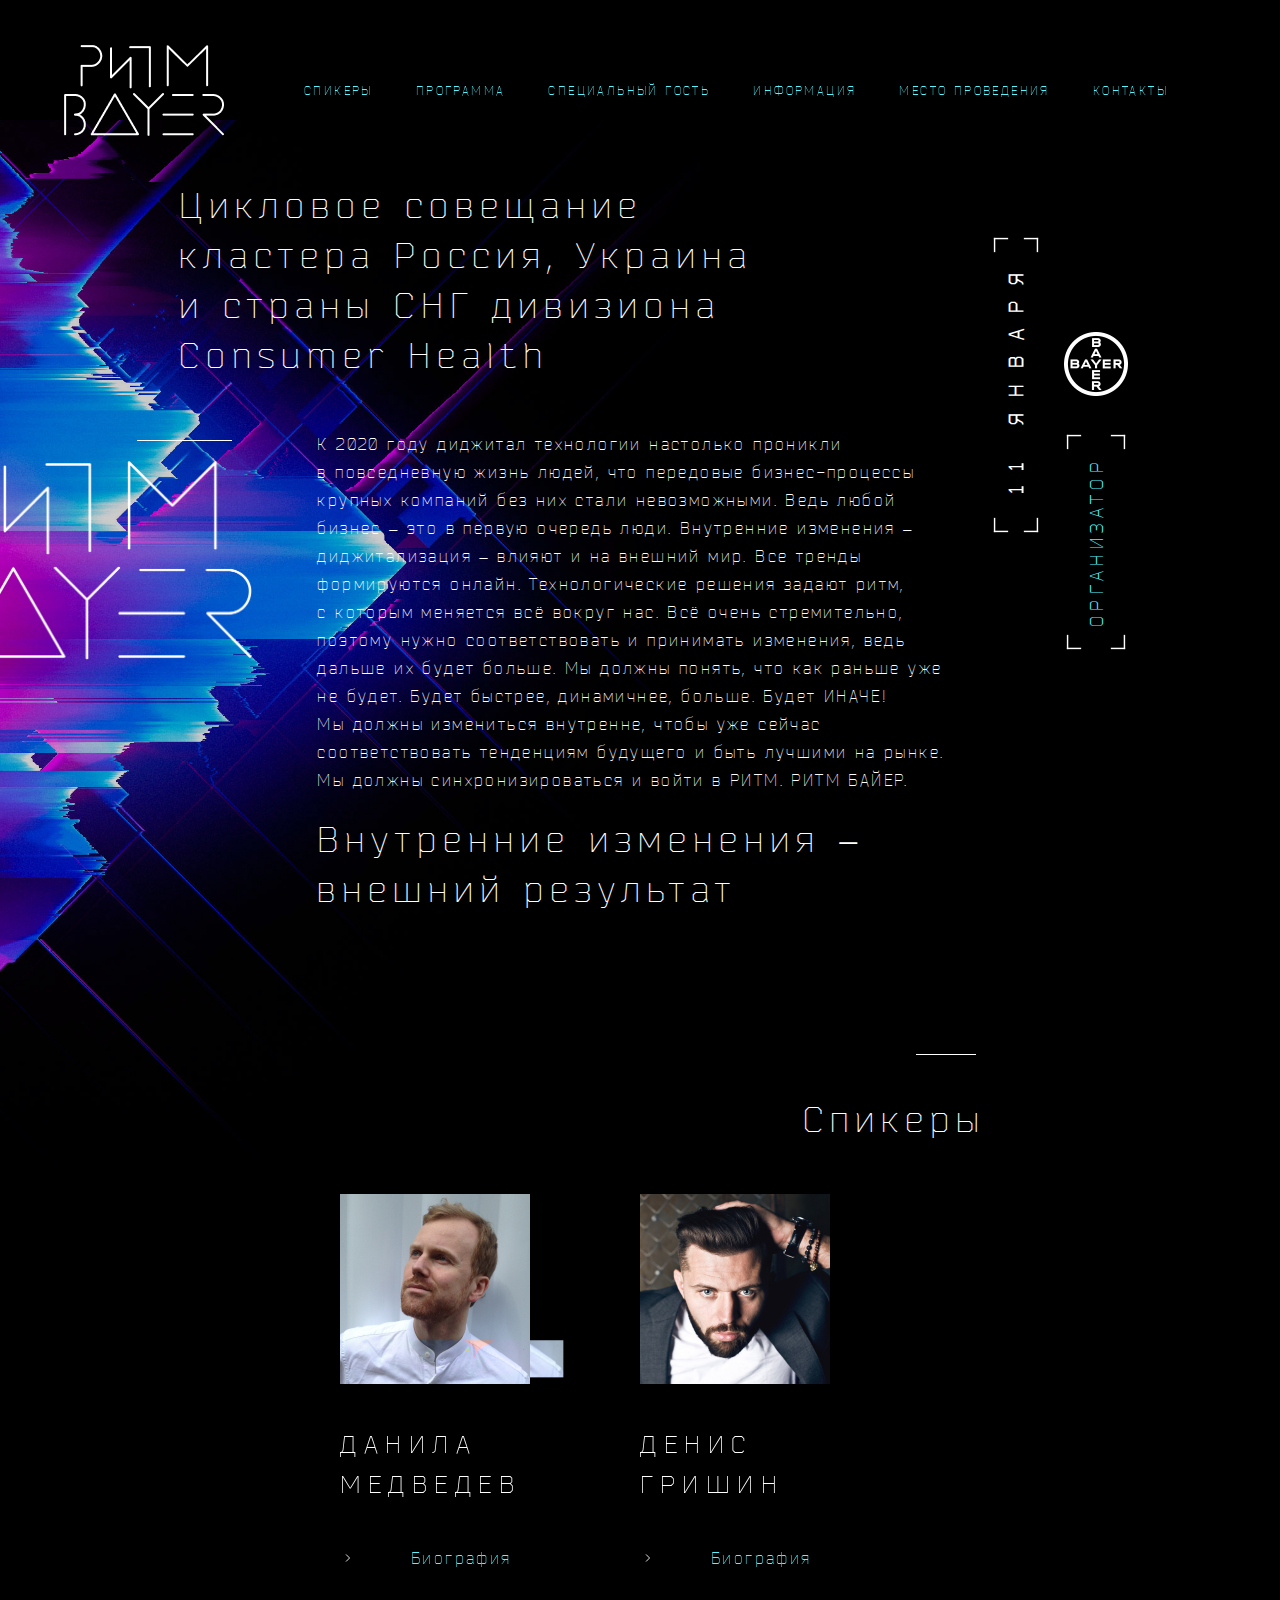
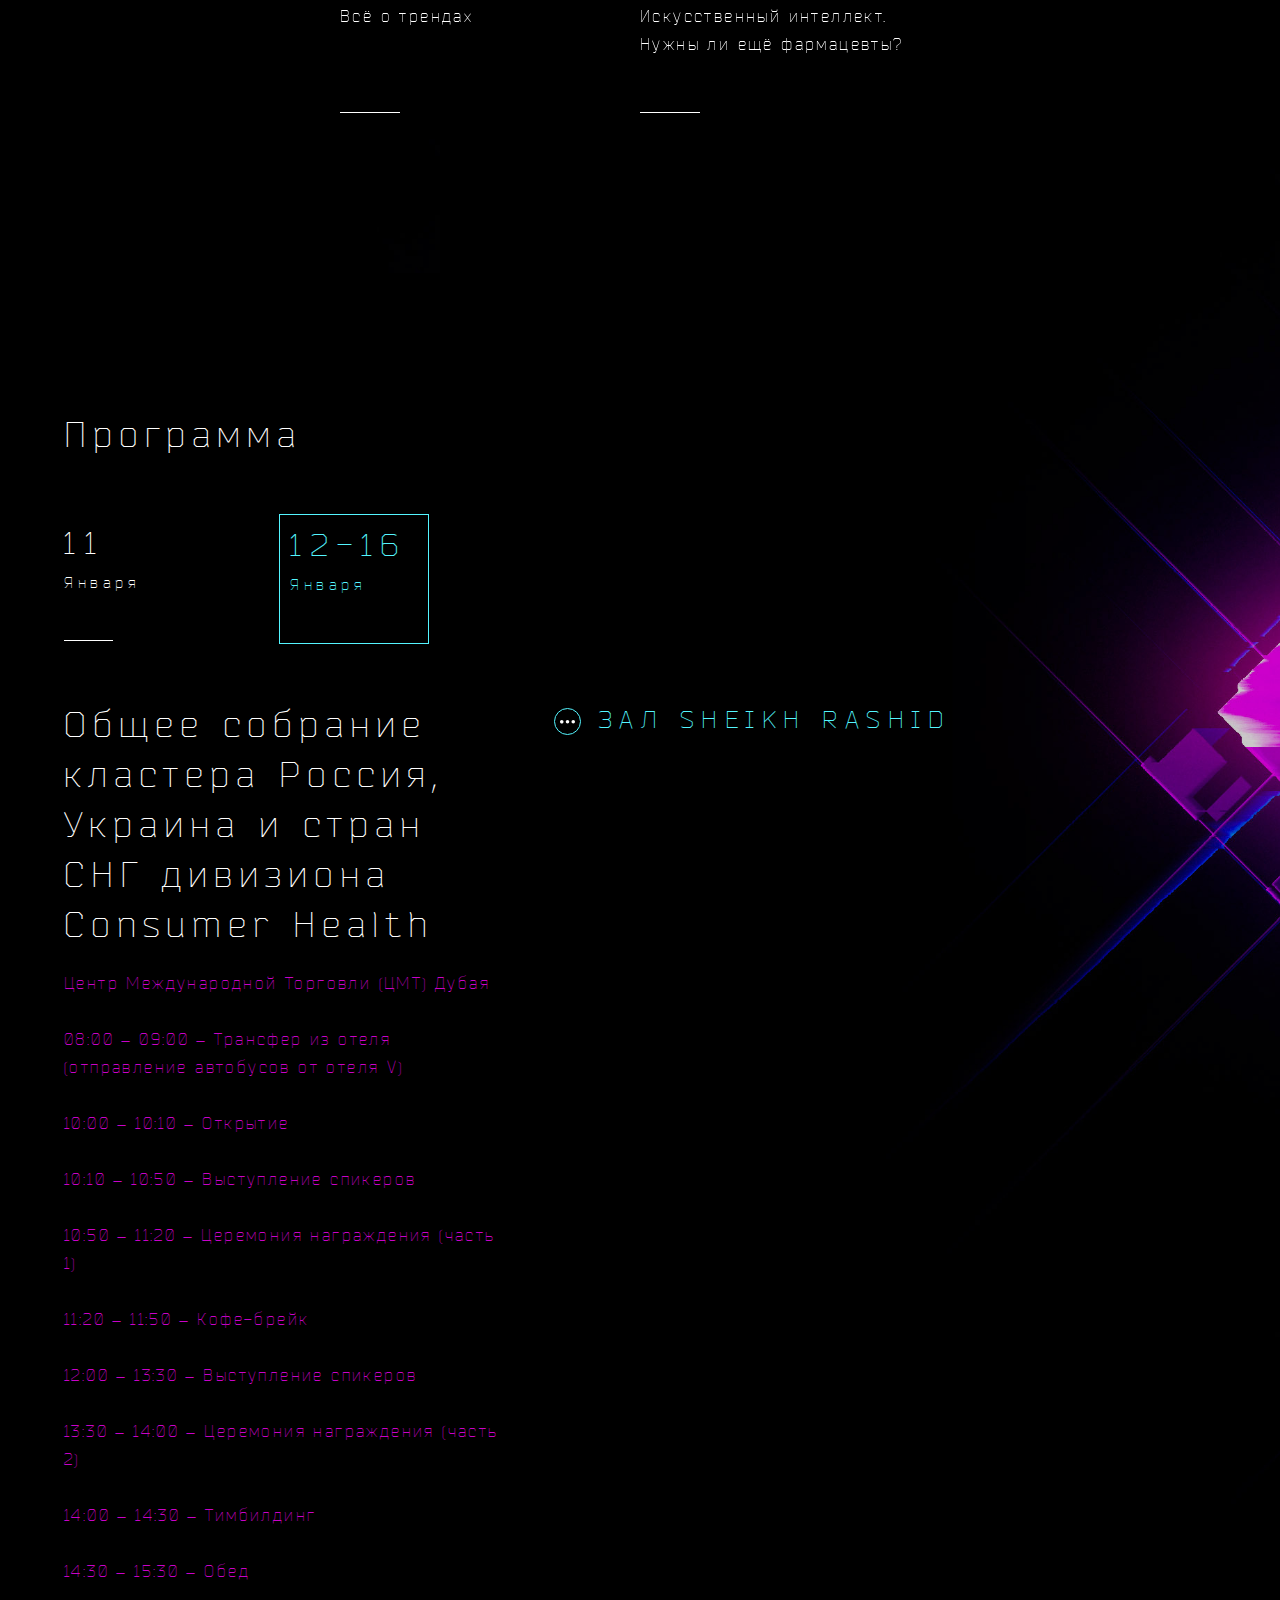
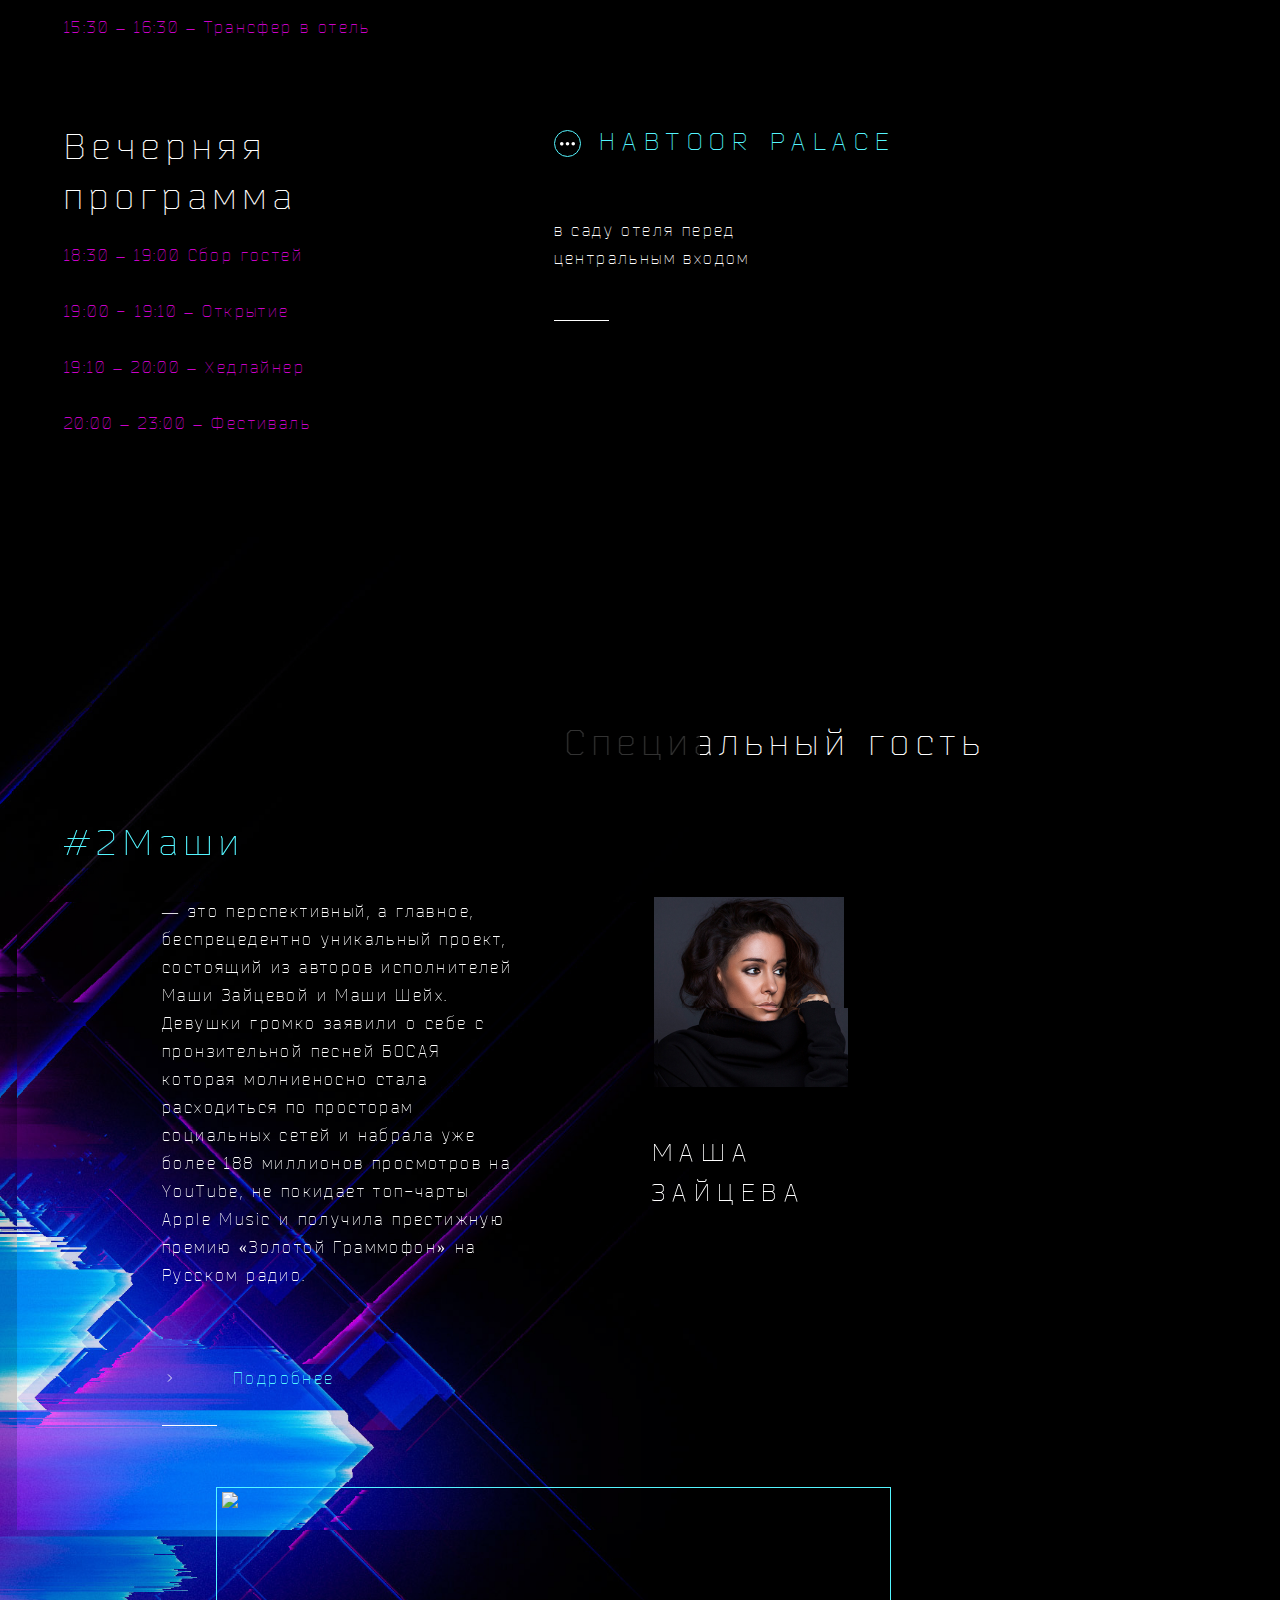
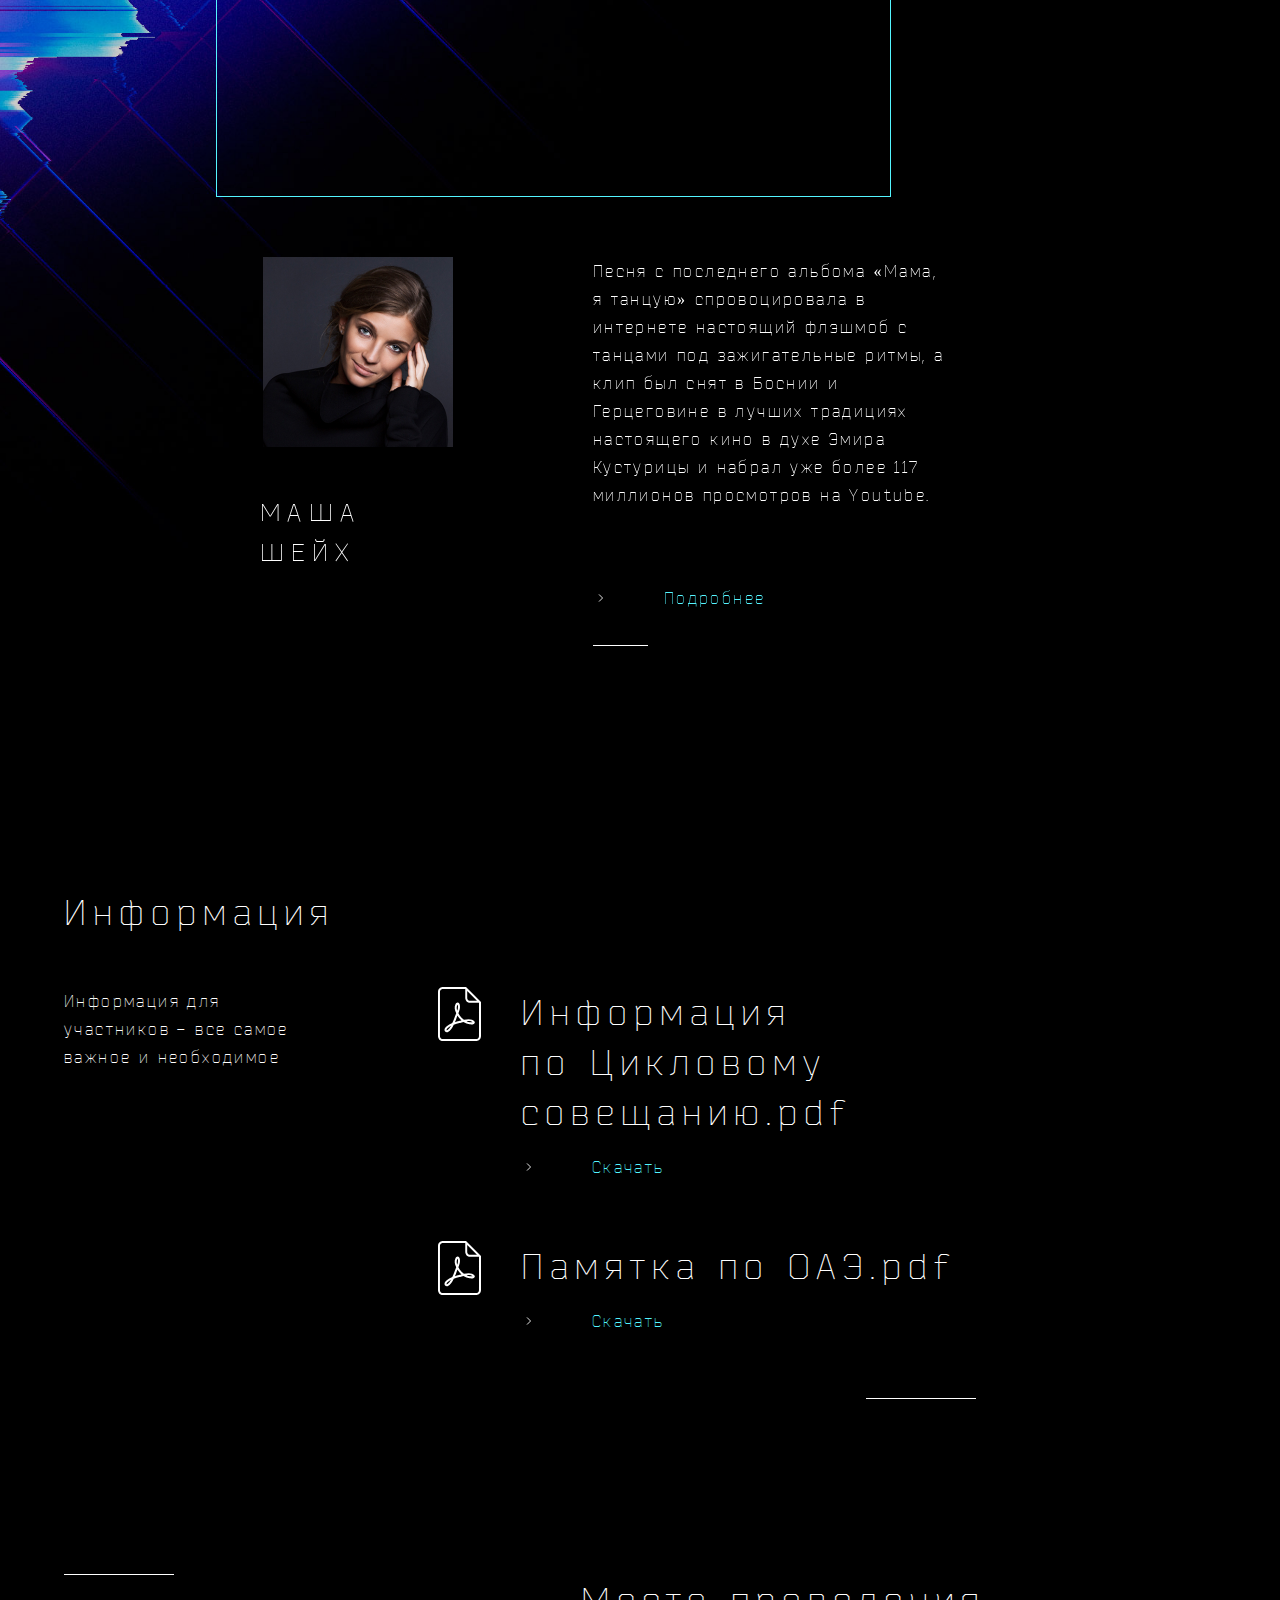
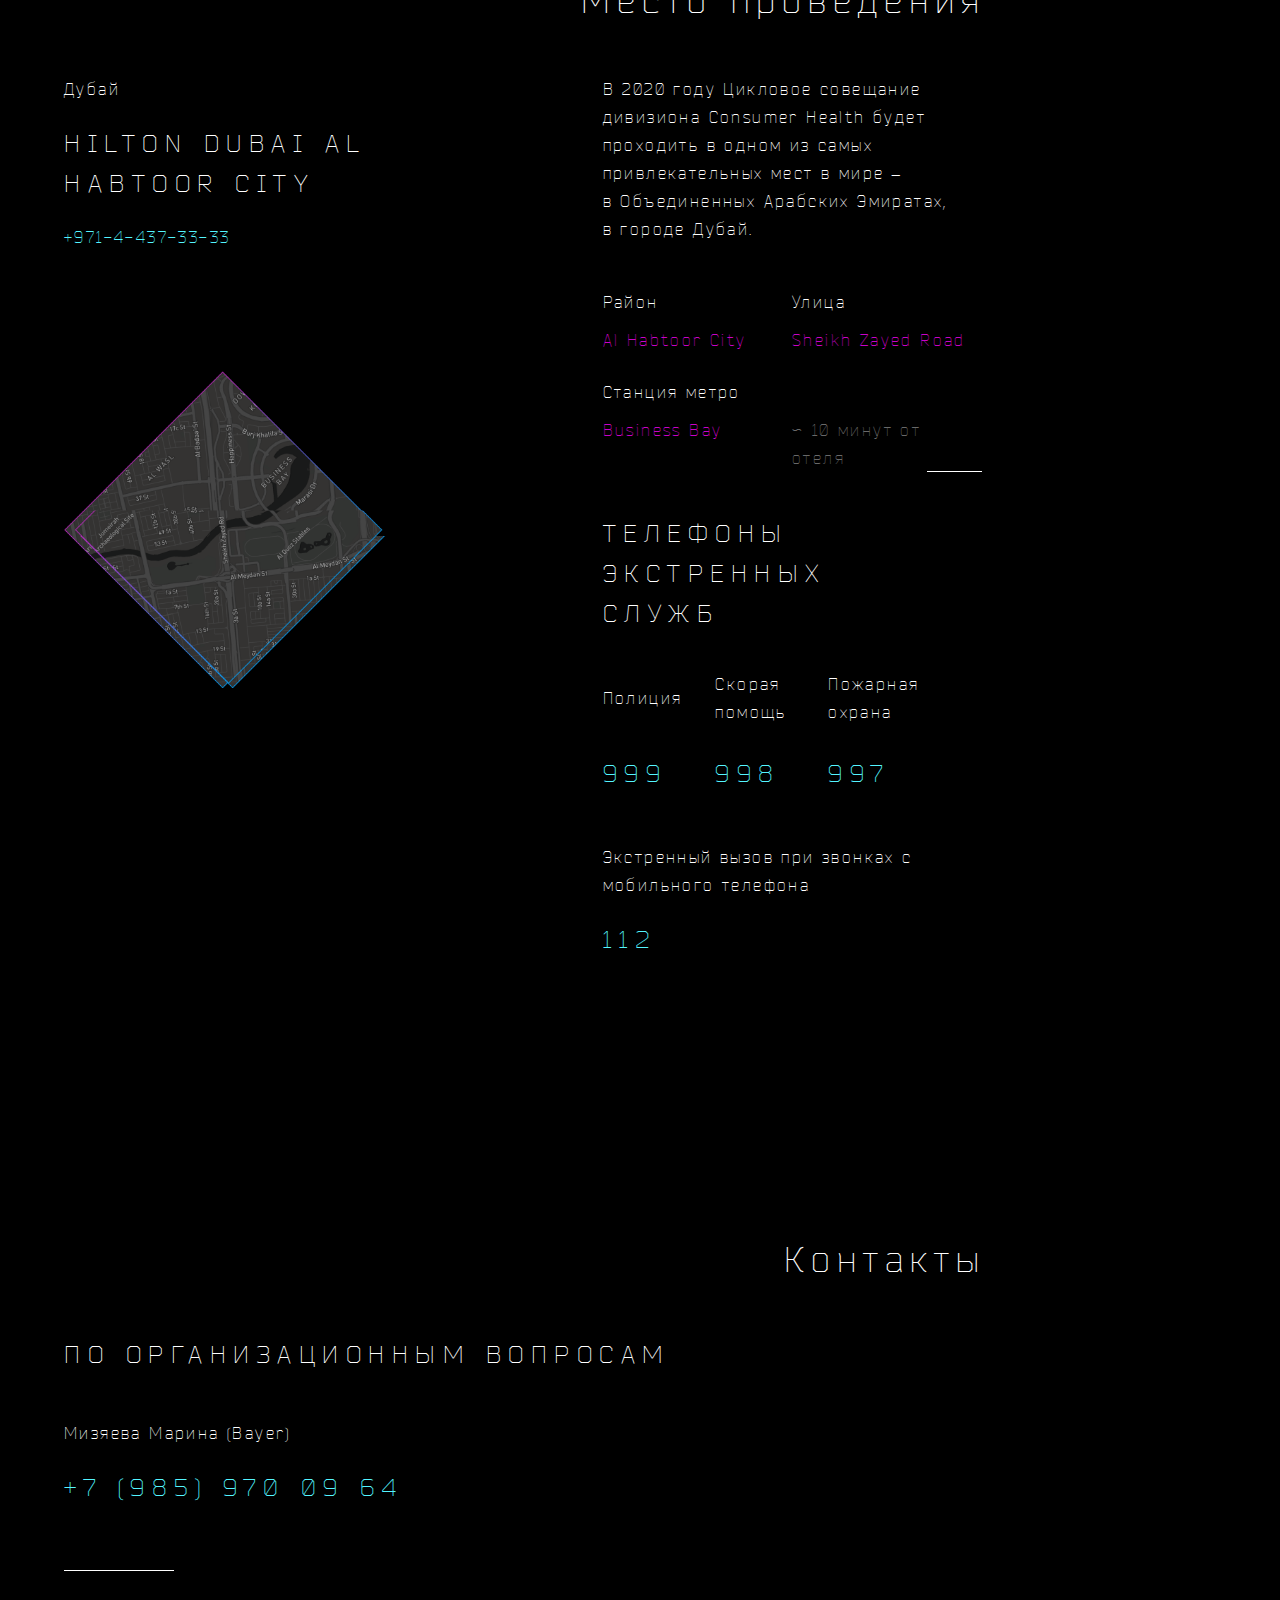
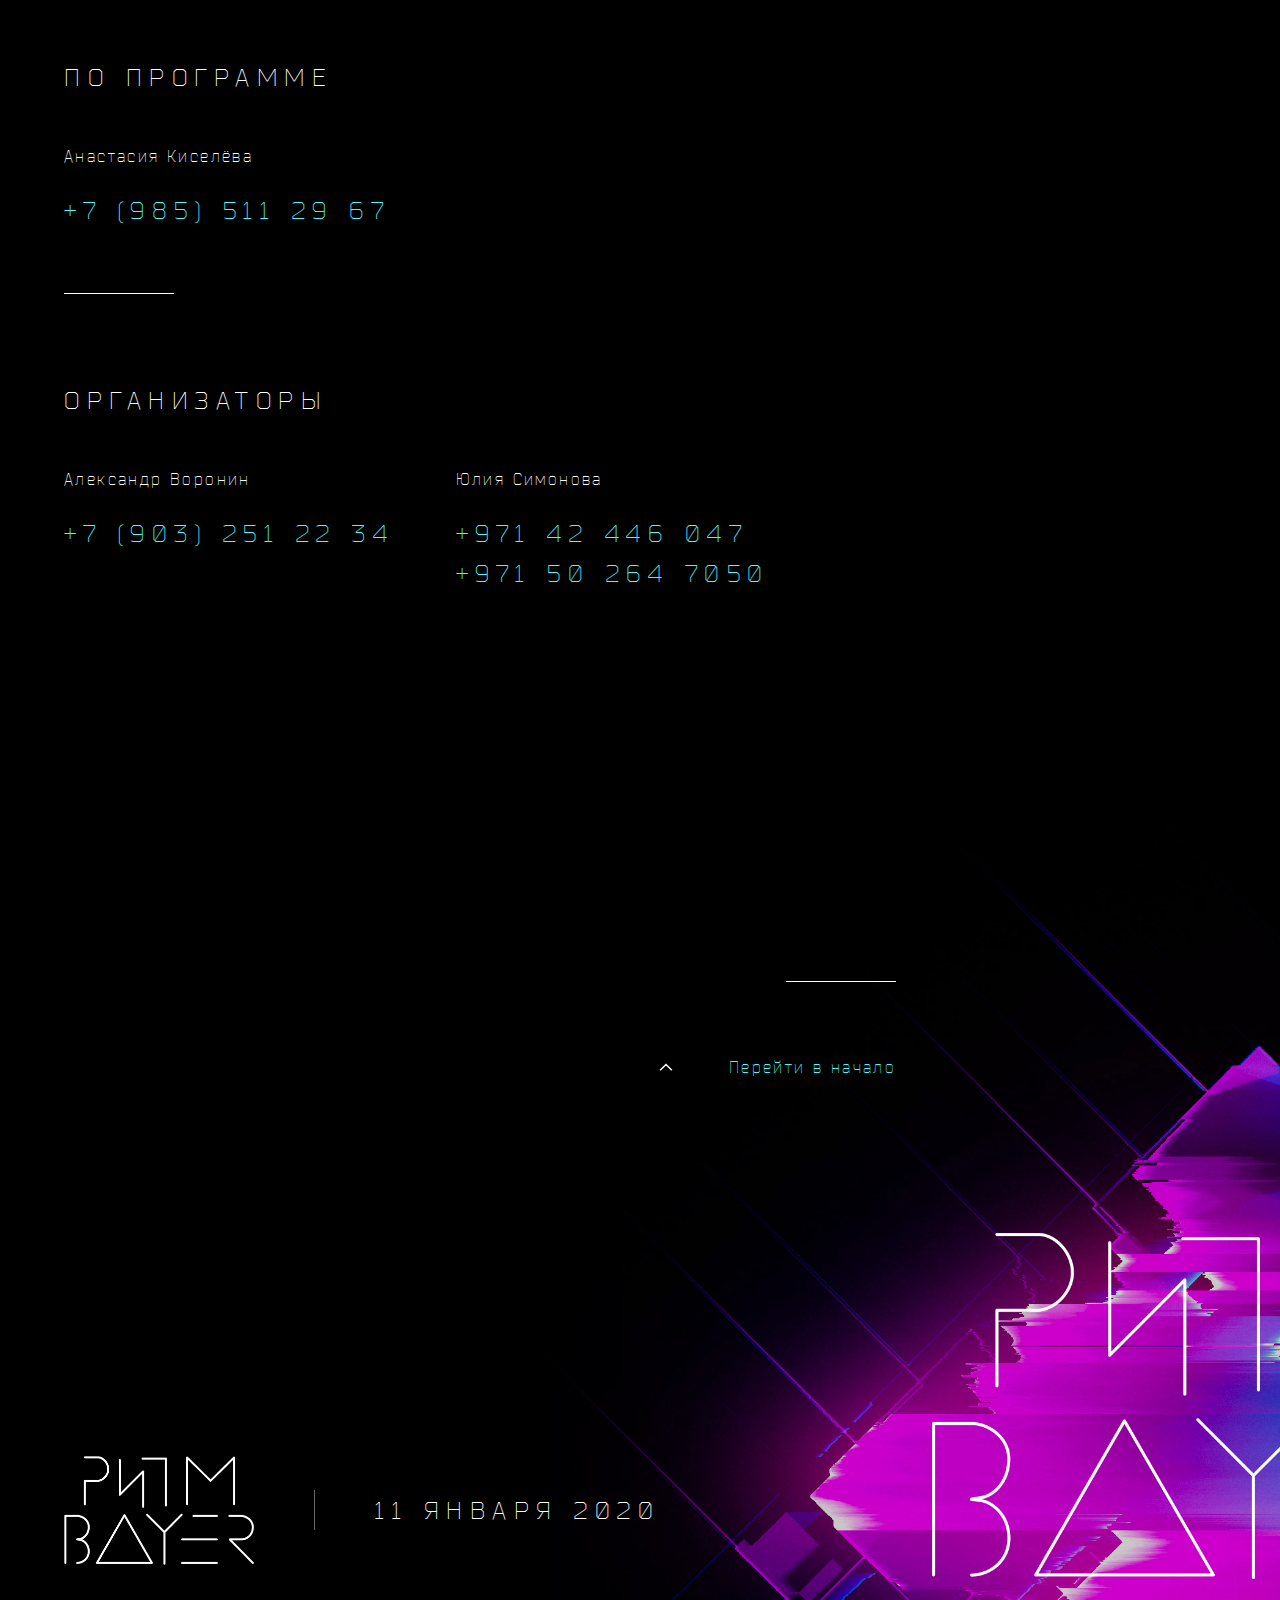
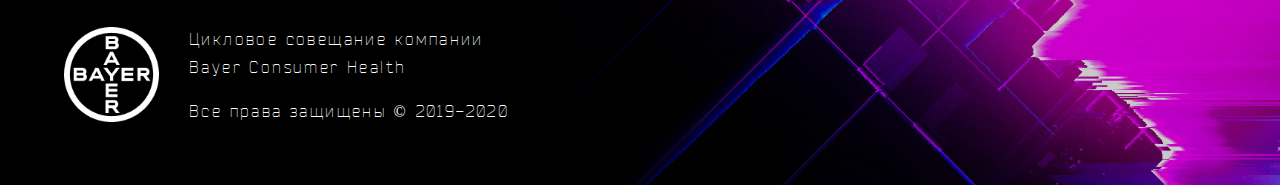
<file: app/index.html>
<!DOCTYPE html>
<html lang="ru">

<!-- HEAD START ========================================================================= -->

<head>
    <meta charset="UTF-8">
    <meta name="keywords" content="Bayer, Bayer Consumer Health, Bayer 2020, Bayer Consumer Health 2020, Bayer мероприятие, Bayer мероприятие 2020, Bayer совещание, Bayer цикловое совещание, Bayer дубаи, Bayer дубай, Bayer диджитализация, Bayer ОТС, Bayer конференция, Байер, Байер Consumer Health, Байер 2020, Байер Consumer Health 2020, Байер мероприятие, Байер мероприятие 2020, Байер совещание, Байер цикловое совещание, Байер Дубаи, Байер Дубай, Байер диджитализация, Байер ОТС, Байер конференция">
    <meta name="description" content="Ежегодное мероприятие компании Bayer, где собираются профессионалы одного из крупнейших сегментов фармацевтического рынка – сегмента препаратов ОТС. Тема 2020 года – диджитализация бизнес процессов.">

    <meta name="viewport" content="width=device-width, initial-scale=1.0, maximum-scale=1.0, user-scalable=no">

    <title>Цикловое совещание компании Bayer Consumer Health 2020. Наша цель – дальнейшее укрепление позиций на рынке.</title>
    

    <!-- CSS STYLE ======================================================================== -->

    <link rel="stylesheet" href="css/reset.min.css">
  
    <link rel="stylesheet" media="all" href="fonts/stylesheet.css">
    <link rel="stylesheet" media="all and (min-width: 1201px)" href="scss/desktop.css">
    
    <link rel="stylesheet" media="all and (min-width: 901px) and (max-width: 1200px)" href="scss/laptop.css">
    <link rel="stylesheet" media="all and (min-width: 651px) and (max-width: 900px)" href="scss/tablet.css"> 
    <link rel="stylesheet" media="all and (min-width: 401px) and (max-width: 650px)" href="scss/tablet2.css"> 
    <link rel="stylesheet" media="all and (max-width: 400px)" href="scss/mobile.css">

    
    <link rel="apple-touch-icon" sizes="180x180" href="image/fvicon.png">
    <link rel="icon" type="image/png" sizes="32x32" href="image/fvicon.png">
    <link rel="icon" type="image/png" sizes="16x16" href="image/fvicon1.png">
    

    <!-- CSS STYLE ======================================================= -->

    
</head>

<!-- HEAD END ========================================================================= -->



<body>

    <!-- MAIN START ======================================================================= -->

    <main class="wrapper" id="wrapper">
       
        <header class="header">
            <img src="image/Logo-header.png" alt="Logo" class="header__logo">
            <div class="header__links">
                <a class="header__link" href="#speakers" data-text="спикеры">спикеры</a>
                <a class="header__link" href="#program" data-text="программа">программа</a>
                <a class="header__link" href="#guest" data-text="специальный гость">специальный гость</a>
                <a class="header__link" href="#information" data-text="информация">информация</a>
                <a class="header__link" href="#place" data-text="место проведения">место проведения</a>
<!--                <a class="header__link" href="#exc" data-text="экскурсии">экскурсии</a>-->
                <a class="header__link" href="#contacts" data-text="контакты">контакты</a>
            </div>
            
        </header>
        <div class="header__mobile">
                <div class="header__mobile-part">
                    <img src="image/Logo-header.png" alt="Logo" class="header__logo-mobile ">
                    <button class="header__button " id="header__button-mobile"><img src="image/dods.svg" class="header__mtext"></button>
                </div>
                <div class="header__mlinks " id="header-mobile-menu-popup">
                       <img src="image/header-bckg1.png" alt="" class="header__mbckg1">
                       <img src="image/header-bckg2.png" alt="" class="header__mbckg2">
                    <a class="header__mlink" href="#speakers">спикеры</a>
                    <a class="header__mlink" href="#program">программа</a>
                    <a class="header__mlink" href="#guest">специальный гость</a>
                    <a class="header__mlink" href="#information">информация</a>
                    <a class="header__mlink" href="#place">место проведения</a>
<!--                    <a class="header__mlink" href="#exc">экскурсии</a>-->
                    <a class="header__mlink" href="#contacts">контакты</a>
                    
                </div>
            </div>
        <div class="blocks">
            
            <img src="image/Logo-block.png" alt="" class="block__logo">
            <!-- ГЛАВНЫЙ ЭКРАН ============== -->
            <section class="block">


                <div class="date">
                    <p class="date__title" id="date"></p>
                    <img src="image/corner.svg" alt="" class="date__corner-left-top">

                    <img src="image/corner.svg" alt="" class="date__corner-right-top">
                    <img src="image/corner.svg" alt="" class="date__corner-left-bottom">
                    <img src="image/corner.svg" alt="" class="date__corner-right-bottom">

                </div>
                <div class="sponsor">
                    <a href="https://www.bayer.ru/" class="sponsor__link" target="_blank">

                        
                        <div class="sponsor__block">
                            <span class="sponsor__title1">организатор</span>
                            <img src="image/corner.svg" alt="" class="sponsor__corner-left-top">
                            <img src="image/corner.svg" alt="" class="sponsor__corner-right-top">
                            <img src="image/corner.svg" alt="" class="sponsor__corner-left-bottom">
                            <img src="image/corner.svg" alt="" class="sponsor__corner-right-bottom">
                        </div>
                        <img src="image/sponsor-logo-white.png" alt="Sponsor logo" class="sponsor__logo-white">
                        <img src="image/sponsor-logo-white.png" alt="Sponsor logo" class="sponsor__logo-color">
                    </a>

                </div>
                <div class="block__content">
                    <h2 class="block__title block__title-left" >Цикловое совещание<br>кластера Россия, Украина<br>и&nbsp;страны СНГ дивизиона<br>Consumer Health</h2>
                    <div class="text1">
                        <p class="text1__line">&nbsp;&nbsp;&nbsp;&nbsp;&nbsp;&nbsp;&nbsp;&nbsp;&nbsp;&nbsp;&nbsp;&nbsp;&nbsp;&nbsp;&nbsp;&nbsp;&nbsp;&nbsp;&nbsp;</p>
                        <div class="text1__info " id="text1">
                            <p class="text1__text">К 2020 году диджитал технологии настолько проникли в&nbsp;повседневную жизнь людей, что передовые бизнес-процессы крупных компаний без них стали невозможными. Ведь любой бизнес – это в первую очередь люди. Внутренние изменения –
                                диджитализация – влияют и на внешний мир. Все тренды формируются онлайн.
                                Технологические решения задают ритм, с&nbsp;которым меняется всё вокруг нас. Всё очень
                                стремительно, поэтому нужно соответствовать и принимать изменения,
                                ведь дальше их будет больше. Мы должны понять, что как раньше уже не&nbsp;будет. Будет
                                быстрее, динамичнее, больше. Будет ИНАЧЕ! Мы&nbsp;должны измениться внутренне, чтобы
                                уже сейчас соответствовать тенденциям будущего и быть лучшими на рынке. Мы
                                должны синхронизироваться и войти в&nbsp;РИТМ. РИТМ БАЙЕР.</p>
                            <h3 class="text1__title">Внутренние изменения – внешний результат</h3>
                        </div>
                        <div class="text1__buttons">
                           <div class="button-container" id="button-text1-more">
                               <img src="image/img-more-button.svg" alt="More button img" class="button__img-more">
                                <button class="button"  data-text="Подробнее">Подробнее</button>
                            </div>
                            
                            <div class="button-container button-inactive" id="button-text1-close">
                                <img src="image/img-close-button.svg" alt="Close button img" class="button__img-close">
                                <button class="button " id="button-text1-close" data-text="Свернуть">Свернуть</button>
                            </div>
                            
                        </div>
                    </div>
                </div>
            
            </section>
            <!-- ГЛАВНЫЙ ЭКРАН ============== -->
            <img src="image/bckg1.png" alt="" class="block__bckg-right " >
        </div>
        
        <div class="blocks" id="speakers">
            <!-- СПИКЕРЫ ============== -->
            <section class="block">
                <p class="block__line-title2">&nbsp;&nbsp;&nbsp;&nbsp;&nbsp;&nbsp;&nbsp;&nbsp;&nbsp;&nbsp;&nbsp;&nbsp;</p>
                <h2 class="block__title block__title-right">Спикеры</h2>
                <div class="block__names">
                    <div class="names">
                        <div class="names__photo-container">
                           <img src="image/Medvedev.jpg" alt="Photo Medvedev" class="names__photo" >
                        </div>
                        
                        <h3 class="names__title">Данила<br>Медведев</h3>
                        <div class="button-container">
                           <img src="image/img-more-button.svg" alt="More button img" class="button__img-more" >
                            <button class="button" id="button-popup1" data-text="Биография">Биография</button>
                        </div>
                        
                        <p class="names__text">Всё о трендах</p>
                        <p class="names__line">&nbsp;&nbsp;&nbsp;&nbsp;&nbsp;&nbsp;&nbsp;&nbsp;&nbsp;&nbsp;&nbsp;&nbsp;</p>
                    </div>
                    <div class="names">
                        <div class="names__photo-container">   
                            <img src="image/Grishin.jpg" alt="Photo Grishin" class="names__photo">
                        </div>
                        <h3 class="names__title">Денис<br>Гришин</h3>
                        <div class="button-container">
                           <img src="image/img-more-button.svg" alt="More button img" class="button__img-more" >
                            <button class="button" id="button-popup2" data-text="Биография">
                            Биография</button>
                        </div>
                        
                        <p class="names__text">Искусственный интеллект. Нужны ли ещё фармацевты?</p>
                        <p class="names__line">&nbsp;&nbsp;&nbsp;&nbsp;&nbsp;&nbsp;&nbsp;&nbsp;&nbsp;&nbsp;&nbsp;&nbsp;</p>
                    </div>
                </div>
<!--
                <div class="opros">
                    <a href="" class="opros__link" target="_blank">
                        <div class="opros__block ">
                            <span class="opros__title " data-text="опрос от спикеров">опрос от спикеров</span>
                            <img src="image/corner.svg" alt="" class="opros__corner-left-top">
                            <img src="image/corner.svg" alt="" class="opros__corner-right-top">
                            <img src="image/corner.svg" alt="" class="opros__corner-left-bottom">
                            <img src="image/corner.svg" alt="" class="opros__corner-right-bottom">
                        </div>
                    </a>

                </div>
-->
                
            </section>
            <!-- СПИКЕРЫ ============== -->
        </div>
        <div class="blocks" id="program">
           
            <!-- ПРОГРАММА ============== -->
            <section class="block">

                <h2 class="block__title">Программа</h2>
                <div class="programm">

                    <!-- mobile ========-->
                    <div class="programm__buttons-mobile">
                        <div class="programm__buttons-mobile-one" id="programm-buttons-mobile-one">
                            <button class="programm__button-mobile1 programm__button-mobile1-active" data-id="1">
                                <span class=" programm__button-active-date programm__button-mobile1-active-date">11</span>
                                <span class="programm__button-active-month programm__button-mobile1-active-month">Января</span>
                                <span class=" programm__button-active-line">&nbsp;&nbsp;&nbsp;&nbsp;&nbsp;&nbsp;&nbsp;&nbsp;&nbsp;&nbsp;&nbsp;</span>
                            </button>
                            <button class="programm__button-mobile1" data-id="2">
                                <span class="programm__button-active-date programm__button-mobile1-active-date">12-16</span>
                                <span class="programm__button-active-month programm__button-mobile1-active-month">Января</span>
                                <span class="programm__button-active-line">&nbsp;&nbsp;&nbsp;&nbsp;&nbsp;&nbsp;&nbsp;&nbsp;&nbsp;&nbsp;&nbsp;</span>
                            </button>
                            <button class="programm__button-mobile1" data-id="3">
                                <span class="programm__button-active-date ">13</span>
                                <span class="programm__button-active-month ">Января</span>
                                <span class="programm__button-active-line">&nbsp;&nbsp;&nbsp;&nbsp;&nbsp;&nbsp;&nbsp;&nbsp;&nbsp;&nbsp;&nbsp;</span>
                            </button>
                            <button class="programm__button-mobile1" data-id="4">
                                <span class="programm__button-active-date ">14</span>
                                <span class="programm__button-active-month ">Января</span>
                                <span class="programm__button-active-line">&nbsp;&nbsp;&nbsp;&nbsp;&nbsp;&nbsp;&nbsp;&nbsp;&nbsp;&nbsp;&nbsp;</span>
                            </button>
                            <button class="programm__button-mobile1" data-id="5">
                                <span class="programm__button-active-date ">15</span>
                                <span class="programm__button-active-month ">Января</span>
                                <span class="programm__button-active-line">&nbsp;&nbsp;&nbsp;&nbsp;&nbsp;&nbsp;&nbsp;&nbsp;&nbsp;&nbsp;&nbsp;</span>
                            </button>
                        </div>
                        <div class="programm__buttons-mobile-all" id="programm-buttons-mobile-all">
                            <button class="programm__button-mobile2 programm__button-mobile2-inactive" data-id="1">
                                <span class="programm__button-date ">11</span>
                                <span class="programm__button-month ">Января</span>
                                <span class="programm__button-line">&nbsp;&nbsp;&nbsp;&nbsp;&nbsp;&nbsp;&nbsp;&nbsp;&nbsp;&nbsp;&nbsp;</span>
                            </button>
                            <button class="programm__button-mobile2" data-id="2">
                                <span class="programm__button-date ">12-16</span>
                                <span class="programm__button-month ">Января</span>
                                <span class="programm__button-line">&nbsp;&nbsp;&nbsp;&nbsp;&nbsp;&nbsp;&nbsp;&nbsp;&nbsp;&nbsp;&nbsp;</span>
                            </button>
                            <!--<button class="programm__button-mobile2" data-id="3">
                                <span class="programm__button-date ">13</span>
                                <span class="programm__button-month ">Января</span>
                                <span class="programm__button-line">&nbsp;&nbsp;&nbsp;&nbsp;&nbsp;&nbsp;&nbsp;&nbsp;&nbsp;&nbsp;&nbsp;</span>
                            </button>
                            <button class="programm__button-mobile2" data-id="4">
                                <span class="programm__button-date ">14</span>
                                <span class="programm__button-month ">Января</span>
                                <span class="programm__button-line">&nbsp;&nbsp;&nbsp;&nbsp;&nbsp;&nbsp;&nbsp;&nbsp;&nbsp;&nbsp;&nbsp;</span>
                            </button>
                            <button class="programm__button-mobile2" data-id="5">
                                <span class="programm__button-date ">15</span>
                                <span class="programm__button-month ">Января</span>
                                <span class="programm__button-line">&nbsp;&nbsp;&nbsp;&nbsp;&nbsp;&nbsp;&nbsp;&nbsp;&nbsp;&nbsp;&nbsp;</span>
                            </button>-->
                        </div>
                    </div>
                    <!-- mobile ========-->

                    <div class="programm__buttons" id="program-buttons">
                        <button class="programm__button programm__button-active " data-id="1">
                            <span class="programm__button-date programm__button-active-date">11</span>
                            <span class="programm__button-month programm__button-active-month">Января</span>
                            <span class="programm__button-line programm__button-active-line">&nbsp;&nbsp;&nbsp;&nbsp;&nbsp;&nbsp;&nbsp;&nbsp;&nbsp;&nbsp;&nbsp;</span>
                        </button>
                        <button class="programm__button " data-id="2">
                            <span class="programm__button-date ">12</span>
                            <span class="programm__button-month ">Января</span>
                            <span class="programm__button-line">&nbsp;&nbsp;&nbsp;&nbsp;&nbsp;&nbsp;&nbsp;&nbsp;&nbsp;&nbsp;&nbsp;</span>
                        </button>
                        
                    </div>
                    <div class="programm__blocks">
                       
                        <!-- ONE BLOCK ========= -->
                        <div class="programm__block programm__block-active" data-id="1">
                            <div class="programm__part">
                                <div class="programm__names">
                                    <h3 class="programm__name">Общее собрание кластера Россия, Украина и стран СНГ дивизиона Consumer Health</h3>
                                    <p class="programm__text">Центр Международной Торговли (ЦМТ) Дубая</p>
                                    <p class="programm__text">&nbsp;&nbsp;&nbsp;&nbsp;</p>
                                    <p class="programm__text">08:00 – 09:00 – Трансфер из отеля (отправление автобусов от отеля V)</p>
                                    <p class="programm__text">&nbsp;&nbsp;&nbsp;&nbsp;</p>
                                    <p class="programm__text">10:00 – 10:10 – Открытие</p>
                                    <p class="programm__text">&nbsp;&nbsp;&nbsp;&nbsp;</p>
                                    <p class="programm__text">10:10 – 10:50 – Выступление спикеров</p>
                                    <p class="programm__text">&nbsp;&nbsp;&nbsp;&nbsp;</p>
                                    <p class="programm__text">10:50 – 11:20 – Церемония награждения (часть 1)</p>
                                    <p class="programm__text">&nbsp;&nbsp;&nbsp;&nbsp;</p>
                                    <p class="programm__text">11:20 – 11:50 – Кофе-брейк</p>
                                    <p class="programm__text">&nbsp;&nbsp;&nbsp;&nbsp;</p>
                                    <p class="programm__text">12:00 – 13:30 – Выступление спикеров</p>
                                    <p class="programm__text">&nbsp;&nbsp;&nbsp;&nbsp;</p>
                                    <p class="programm__text">13:30 – 14:00 – Церемония награждения (часть 2)</p>
                                    <p class="programm__text">&nbsp;&nbsp;&nbsp;&nbsp;</p>
                                    <p class="programm__text">14:00 – 14:30 – Тимбилдинг</p>
                                    <p class="programm__text">&nbsp;&nbsp;&nbsp;&nbsp;</p>
                                    <p class="programm__text">14:30 – 15:30 – Обед</p>
                                    <p class="programm__text">&nbsp;&nbsp;&nbsp;&nbsp;</p>
                                    <p class="programm__text">15:30 – 16:30 – Трансфер в отель</p>
                                </div>
                                <div class="programm__info">
                                    <h3 class="programm__titles"><a href="https://www.dwtc.com/en/contact" class="programm__icon-link" target="_blank"><img src="image/dods-icon.svg" alt="dods icon" class="programm__icon"></a>Зал Sheikh Rashid</h3>
                                    <!--<p class="programm__about">от отеля Hilton будут организованы трансферы</p>
                                    <span class="programm__line">&nbsp;&nbsp;&nbsp;&nbsp;&nbsp;&nbsp;&nbsp;&nbsp;&nbsp;&nbsp;&nbsp;</span>-->
                                </div>
                            </div>
                            <div class="programm__part">
                                <div class="programm__names">
                                    <h3 class="programm__name">Вечерняя программа</h3>
                                    <p class="programm__text">18:30 – 19:00 Сбор гостей</p>
                                    <p class="programm__text">&nbsp;&nbsp;&nbsp;&nbsp;</p>
                                    <p class="programm__text">19:00 - 19:10 – Открытие</p>
                                    
                                    <p class="programm__text">&nbsp;&nbsp;&nbsp;&nbsp;</p>                              
                                    <p class="programm__text">19:10 – 20:00 – Хедлайнер</p>
                                    
                                    <p class="programm__text">&nbsp;&nbsp;&nbsp;&nbsp;</p>
                                    
                                    
                                    <p class="programm__text">20:00 – 23:00 – Фестиваль</p>
                                    
                                </div>
                                <div class="programm__info">
                                    <h3 class="programm__titles"><a href="https://www.guestreservations.com/the-westin-dubai-al-habtoor-city-2/booking?gclid=CjwKCAiAluLvBRASEiwAAbX3GebSqutyWJHjAaoWeOSikFIdeJYSAL7uKLWEdQge1skJdk5SckL6JxoCIAAQAvD_BwE" class="programm__icon-link" target="_blank"><img src="image/dods-icon.svg" alt="dods icon" class="programm__icon"></a>Habtoor Palace</h3>
                                    <p class="programm__about">в саду отеля перед центральным входом</p>
                                    <span class="programm__line">&nbsp;&nbsp;&nbsp;&nbsp;&nbsp;&nbsp;&nbsp;&nbsp;&nbsp;&nbsp;&nbsp;</span>
                                </div>
                            </div>
                        </div>
                        <!-- ONE BLOCK ========= -->

                        <!-- ONE BLOCK ========= -->
                        <div class="programm__block " data-id="2">
                            <div class="info__download">
                           <img src="image/pdf-icon.svg" alt="pdf icon" class="info__icon">
                            <div class="info__names">
                               
                                <h3 class="info__name">Продуктовые сессии,<br>совещания отделов,<br>тренинги.pdf</h3>
                                <a class="button" href="files/12-16-january.pdf" target="_blank"><img src="image/img-more-button.svg" alt="More button img" class="button__img-more">Скачать</a>
                            </div>
                            
                        </div>
                        </div>
                        <!-- ONE BLOCK ========= -->

                        
                    </div>
                </div>
                
            </section>
            <!-- ПРОГРАММА ============== -->
             <img src="image/bckg2.png" alt="" class="block__bckg-left ">
        </div>
        <div class="blocks" id="guest">
           
            <!-- ГОСТИ ============== -->
            <section class="block">
                <h2 class="block__title block__title-right">Специальный гость</h2>
                <div class="guest">
                    <h3 class="guest__title">#2Маши</h3>
                    <div class="guest__block">
                        <div class="guest__info">
                            <p class="guest__text">— это перспективный, а главное, беспрецедентно уникальный проект, состоящий из авторов исполнителей Маши Зайцевой и Маши Шейх. Девушки громко заявили о себе с пронзительной песней БОСАЯ которая молниеносно стала расходиться по просторам социальных сетей и набрала уже более 188 миллионов просмотров на YouTube, не покидает топ-чарты Apple Music и получила престижную премию «Золотой Граммофон» на Русском радио.</p>
                             <div class="button-container">
                                 <img src="image/img-more-button.svg" alt="More button img" class="button__img-more">
                                 <button class="button guest-button-desktop" id="button-popup-zayceva2" data-text="Подробнее">
                                Подробнее</button>
                             </div>
                            
                            <span class="guest__line">&nbsp;&nbsp;&nbsp;&nbsp;&nbsp;&nbsp;&nbsp;&nbsp;&nbsp;&nbsp;&nbsp;</span>
                        </div>
                        <div class="guest__names">
                           <div class="guest__image-container">
                               <img src="image/zaceva.jpg" alt="Маша Зайцева" class="guest__image">
                           </div>
                            
                            <h3 class="guest__name">Маша<br>Зайцева</h3>
                            <div class="button-container-mobile">
                               <img src="image/img-more-button.svg" alt="More button img" class="button__img-more" >
                                <button class="button guest-button-mobile" id="button-popup-zayceva" data-text="Подробнее">
                                    Подробнее</button>
                                </div>
                        </div>
                    </div>
                    
                    <!-- VIDEO =================== -->
                    
                    <div class="guest__video " id="Vbtpm23ucw4" >

                <iframe
                  width="663"
                  height="300"
                  src="https://www.youtube.com/embed/Vbtpm23ucw4"
                  srcdoc="<style>*{padding:0;margin:0;overflow:hidden}html,body{height:100%}img,span{position:absolute;width:100%;top:0;bottom:0;margin:auto}span{height:1.5em;text-align:center;font:48px/1.5 sans-serif;color:white;text-shadow:0 0 0.5em black}</style><a href=https://www.youtube.com/embed/Vbtpm23ucw4?autoplay=1><img src=https://rhythmbayer.com/image/video-bckg.jpg </a>"
                  frameborder="0"
                  allow="accelerometer; autoplay; encrypted-media; gyroscope; picture-in-picture"
                  allowfullscreen
                  title=""
                ></iframe>
                    </div>

                   <!-- VIDEO =================== -->
                   
                    <div class="guest__block">

                        <div class="guest__names">
                            <div class="guest__image-container">
                                <img src="image/sheih.jpg" alt="Маша Шейх" class="guest__image">
                            </div>
                            
                            <h3 class="guest__name">Маша<br>Шейх</h3>
                            <div class="button-container-mobile">
                                <img src="image/img-more-button.svg" alt="More button img" class="button__img-more">
                                <button class="button guest-button-mobile" id="button-popup-sheih" data-text="Подробнее">Подробнее</button>
                            </div>
                            
                        </div>
                        <div class="guest__info">
                            <p class="guest__text">Песня с последнего альбома «Мама, я танцую» спровоцировала в интернете настоящий флэшмоб с танцами под зажигательные ритмы, а клип был снят в Боснии и Герцеговине в лучших традициях настоящего кино в духе Эмира Кустурицы и набрал уже более 117 миллионов просмотров на Youtube.</p>
                            
                            <div class="button-container">
                               <img src="image/img-more-button.svg" alt="More button img" class="button__img-more">
                                <button class="button guest-button-desktop" id="button-popup-sheih2" data-text="Подробнее">
                                    Подробнее</button>
                            </div>
                            <span class="guest__line">&nbsp;&nbsp;&nbsp;&nbsp;&nbsp;&nbsp;&nbsp;&nbsp;&nbsp;&nbsp;&nbsp;</span>
                        </div>
                    </div>
                </div>
            </section>
            <!-- ГОСТИ ============== -->
            <img src="image/bckg3.png" alt="" class="block__bckg-right2">
        </div>
        <div class="blocks" id="information">
            <!-- INFORMATION ============== -->
            <section class="block">
                <h2 class="block__title">Информация</h2>
                <div class="info">
                    <div class="info__texts">
                        <!--<p class="info__text">Информация для&nbsp;участников о&nbsp;правилах отеля и&nbsp;ОАЭ.</p>-->
                        <p class="info__text">Информация для участников&nbsp;- все&nbsp;самое важное и&nbsp;необходимое</p>
                    </div>
                    <div class="info__downloads">
                        <div class="info__download">
                           <img src="image/pdf-icon.svg" alt="pdf icon" class="info__icon">
                            <div class="info__names">
                               
                                <h3 class="info__name">Информация по&nbsp;Цикловому совещанию.pdf</h3>
                                <div class="button-container">
                                    <img src="image/img-more-button.svg" alt="More button img" class="button__img-more">
                                    <a class="button" href="files/obshaya-pamyatka-2.pdf" target="_blank" data-text="Скачать">Скачать</a>
                                </div>
                                
                            </div>
                            
                        </div>
                        <div class="info__download">
                          <img src="image/pdf-icon.svg" alt="pdf icon" class="info__icon">
                           <div class="info__names">
                              
                               <h3 class="info__name">Памятка по&nbsp;ОАЭ.pdf</h3>
                               
                               <div class="button-container">
                                  <img src="image/img-more-button.svg" alt="More button img" class="button__img-more">
                                   <a class="button" href="files/pamiatka-po-prebivaniu-v-otele.pdf" target="_blank" data-text="Скачать">Скачать</a>
                               </div>
                            </div>
                            
                        </div>
                        <span class="info__line">&nbsp;&nbsp;&nbsp;&nbsp;&nbsp;&nbsp;&nbsp;&nbsp;&nbsp;&nbsp;&nbsp;&nbsp;&nbsp;&nbsp;&nbsp;&nbsp;&nbsp;&nbsp;&nbsp;&nbsp;&nbsp;&nbsp;</span>
                    </div>
                </div>
            </section>
            <!-- INFORMATION ============== -->
        </div>
        <div class="blocks" id="place">
            <!-- PLACE ============== -->
            <section class="block">
                <h2 class="block__title block__title-right">Место проведения</h2>
                <div class="place">
                    <div class="place__adress">
                        <h4 class="place__city">Дубай</h4>
                        <h3 class="place__hotel">HILTON DUBAI AL HABTOOR CITY</h3>
                        <a href="tel:+97144373333" class="place__phone2">+971-4-437-33-33</a>
                        <span class="place__line">&nbsp;&nbsp;&nbsp;&nbsp;&nbsp;&nbsp;&nbsp;&nbsp;&nbsp;&nbsp;&nbsp;&nbsp;&nbsp;&nbsp;&nbsp;&nbsp;&nbsp;&nbsp;&nbsp;&nbsp;&nbsp;&nbsp;</span>
                        <a class="place__map-container" href="https://www.google.com/maps/place//data=!4m2!3m1!1s0x3e5f69dba4b8bc19:0x817067b2e7866b05?source=g.page.share" style="text-decoration: none;" target="_blank"><img src="image/map.png" alt="Map" class="place__map"></a>
                        
                    </div>
                    <div class="place__infos">
                        <div class="place__info">
                            <p class="place__text">В 2020 году Цикловое совещание дивизиона Consumer Health будет проходить в одном из самых привлекательных мест в мире – в&nbsp;Объединенных Арабских Эмиратах, в городе Дубай.</p>
                            <div class="place__where">
                                <div class="place__part">
                                    <p class="place__text1">Район</p>
                                    <p class="place__text2">Al Habtoor City</p>
                                </div>
                                <div class="place__part">
                                    <p class="place__text1">Улица</p>
                                    <p class="place__text2">Sheikh Zayed Road</p>
                                </div>
                                <div class="place__part">
                                    <p class="place__text1">Станция метро</p>
                                    <p class="place__text2">Business Bay</p>
                                </div>
                                <div class="place__part">
                                    <p class="place__text1">&nbsp;&nbsp;&nbsp;</p>
                                    <p class="place__text3">~ 10 минут от отеля</p>
                                </div>
                                <span class="place__line2">&nbsp;&nbsp;&nbsp;&nbsp;&nbsp;&nbsp;&nbsp;&nbsp;&nbsp;&nbsp;&nbsp;</span>
                            </div>
                            
                        </div>
                    <div class="place__info">
                            <h3 class="place__title">Телефоны экстренных служб</h3>
                            <div class="place__phones">
                                <div class="place__phone">
                                    <p class="place__why">Полиция</p>
                                    <a href="tel:999" class="place__number">999</a>
                                </div>
                                <div class="place__phone">
                                    <p class="place__why">Скорая помощь</p>
                                    <a href="tel:998" class="place__number">998</a>
                                </div>
                                <div class="place__phone">
                                    <p class="place__why">Пожарная охрана</p>
                                    <a href="tel:997" class="place__number">997</a>
                                </div>
                            </div>
                            <p class="place__text4">Экстренный вызов при звонках с мобильного телефона</p>
                            <a href="tel:112" class="place__number">112</a>
                        </div>
                    </div>
                </div>
            </section>
            <!-- PLACE ============== -->
        </div>
        
        <!-- ЭКСКУРСИИ ============== 
        <div class="blocks" id="exc">
            
            <section class="block">
                <h2 class="block__title">Экскурсии</h2>
                <div class="exc">
                    <div class="exc__part">
                        <img src="image/exc.png" alt="Экскурсии" class="exc__img">
                    </div>
                    <div class="exc__info">
                        <h3 class="exc__title">Экскурсионная программа по Дубай от аккредитованного партнера и ещё пара предложений</h3>
                        <a class="button" href="https://dubairelaxtours.com" target="_blank"><img src="image/img-more-button.svg" alt="More button img" class="button__img-more">Узнать больше</a>
                    </div>
                </div>
            </section>
            
        </div>
        <!-- ЭКСКУРСИИ ============== -->
        
        <div class="blocks" id="contacts">
            <!-- КОНТАКТЫ ============== -->
            <section class="block">
                <h2 class="block__title block__title-right">Контакты</h2>
                <div class="contacts">

                    <div class="contacts__block">
                        <h3 class="contacts__title">По организационным вопросам</h3>
                        <div class="contacts__info">
                            <div class="contacts__names">
                                <h3 class="contacts__name">Мизяева Марина (Bayer)</h3>
                                <a href="https://wa.me/79859700964" class="contacts__phone">+7 (985) 970 09 64</a>
                            </div>
<!--
                            <div class="contacts__names">
                                <h3 class="contacts__name">Екатерина Андреева</h3>
                                <a href="https://wa.me/79856100842" class="contacts__phone">+7 (985) 610 08 42</a>
                            </div>
-->
                        </div>
                        <span class="contacts__line">&nbsp;&nbsp;&nbsp;&nbsp;&nbsp;&nbsp;&nbsp;&nbsp;&nbsp;&nbsp;&nbsp;&nbsp;&nbsp;&nbsp;&nbsp;&nbsp;&nbsp;&nbsp;&nbsp;&nbsp;&nbsp;&nbsp;</span>
                    </div>

                    <div class="contacts__block">
                        <h3 class="contacts__title">по программе</h3>
                        <div class="contacts__info">
                            <div class="contacts__names">
                                <h3 class="contacts__name">Анастасия Киселёва</h3>
                                <a href="https://wa.me/79855112967" class="contacts__phone">+7 (985) 511 29 67</a>
                            </div>

                        </div>
                        <span class="contacts__line">&nbsp;&nbsp;&nbsp;&nbsp;&nbsp;&nbsp;&nbsp;&nbsp;&nbsp;&nbsp;&nbsp;&nbsp;&nbsp;&nbsp;&nbsp;&nbsp;&nbsp;&nbsp;&nbsp;&nbsp;&nbsp;&nbsp;</span>
                    </div>

                    <div class="contacts__block">
                        <h3 class="contacts__title">ОРГАНИЗАТОРЫ</h3>
                        <div class="contacts__info">
                            <div class="contacts__names">
                                <h3 class="contacts__name">Александр Воронин</h3>
                                <a href="https://wa.me/79032512234" class="contacts__phone">+7 (903) 251 22 34 </a>
                            </div>

                            <div class="contacts__names">
                                <h3 class="contacts__name">Юлия Симонова</h3>
                                <a href="https://wa.me/97142446047" class="contacts__phone">+971 42 446 047</a>
                                <a href="https://wa.me/971502647050" class="contacts__phone">+971 50 264 7050</a>
                            </div>

                            <div class="contacts__names contacts__names-opacity">
                                <h3 class="contacts__name">АAAAAAAAAAAAAA</h3>
                                <a href="" class="contacts__phone">+7 (903) 251 22 34 </a>
                            </div>

<!--
                            <div class="contacts__names">
                                <h3 class="contacts__name">Юлия Симонова <span class="contacts__more">WhatsApp only</span> </h3>
                                <a href="https://wa.me/971502647050" class="contacts__phone">+971 50 264 7050</a>
                            </div>
-->
                        </div>

                    </div>
                <div class="contacts__lines">
                    <span class="contacts__main-line">&nbsp;&nbsp;&nbsp;&nbsp;&nbsp;&nbsp;&nbsp;&nbsp;&nbsp;&nbsp;&nbsp;&nbsp;&nbsp;&nbsp;&nbsp;&nbsp;&nbsp;&nbsp;&nbsp;&nbsp;&nbsp;&nbsp;</span>
                
                    <div class="button-container">
                       <img src="image/img-close-button.svg" alt="Close button img" class="button__img-close">
                        <a href="#wrapper" class="button" data-text="Перейти в начало">Перейти в начало</a>
                    </div>    
                </div>
                </div>
                
            </section>
            <!-- КОНТАКТЫ ============== -->
        </div>
        <div class="blocks">
           <img src="image/footer-bckg.png" alt="Bckg" class="footer__bckg">
           <img src="image/footer-big-logo.png" alt="Logo" class="footer__logo-bckg">
            <!-- FOOTER ============== -->
            <footer class="footer">
                
                
                <div class="footer__content">
                    <div class="footer__info">
                        <img src="image/footr-small-Logo.png" alt="Logo" class="footer__logo">
                        <h3 class="footer__date">11 января 2020</h3>
                    </div>
                    <div class="footer__info">
                        <a href="https://www/bayer.ru" class="footer__link" target="_blank"><img src="image/sponsor-logo-white.png" alt="logo" class="footer__icon"></a>
                        <div class="footer__texts">
                            <p class="footer__text footer__text-inactive">Цикловое совещание компании Bayer Consumer Health</p>
                            <p class="footer__text">Все права защищены © 2019-2020</p>
                        </div>
                    </div>
                </div>
            </footer>

            <!-- FOOTER ============== -->
        </div>
        <div class="speaker " id="popup-grishin">
                    <div class="speaker__block">
                       <img src="image/pop-up-part1.png" alt="" class="speaker__bckg1">
                        <div class="speaker__buttons">
                            <button class="speaker__button" id="close-popup1">
                                <img src="image/close-button.svg" alt="Close Icon" class="speaker__icon">
                            </button>
                        </div>
                        <div class="speaker__info">
                            <div class="speaker__main">
                                <img src="image/Grishin.jpg" alt="Grishin" class="speaker__photo">
                                <div class="speaker__names">
                                    <h3 class="speaker__name">Денис Гришин</h3>
                                    <p class="speaker__question">Искусственный интеллект. Нужны ли ещё фармацевты?</p>
                                    <span class="speaker__line">&nbsp;&nbsp;&nbsp;&nbsp;&nbsp;&nbsp;&nbsp;&nbsp;&nbsp;&nbsp;&nbsp;&nbsp;</span>
                                </div>
                                
                            </div>
                            <div class="speaker__infos">
                                    <p class="speaker__text">
                                        Специалист международного уровня - более 20 лет опыта в маркетинге и технологических компаниях, более 10 лет управленческого опыта на позициях C-Level.<br><br>В Великобритании работал в технологическом рекламном агентстве Sapient Nitro, в России более трёх лет возглавлял одну из крупнейших  ataориентированных компаний Data Centric Alliance, во Вьетнамской компании CocCoc (поисковая система и интернет браузер) отвечал за&nbsp;развитие партнерств и поиски новых источников дохода.<br><br>Сейчас консультирует технологические стартапы в области развития продуктовой b2b и b2c экспертизы и помогает с&nbsp;диджитализацией крупным компаниям.
                                    </p>
                                </div>
                        </div>
                        
                        <img src="image/pop-up-part2.png" alt="" class="speaker__bckg2">
                    </div>
                </div>
                <div class="speaker " id="popup-medvedev">
                    <div class="speaker__block">
                       <img src="image/pop-up-part1.png" alt="" class="speaker__bckg1">
                        <div class="speaker__buttons">
                            <button class="speaker__button" id="close-popup2">
                                <img src="image/close-button.svg" alt="Close Icon" class="speaker__icon">
                            </button>
                        </div>
                        <div class="speaker__info">
                            <div class="speaker__main">
                                <img src="image/Medvedev.jpg" alt="Grishin" class="speaker__photo">
                                <div class="speaker__names">
                                    <h3 class="speaker__name">Данила Медведев</h3>
                                    <p class="speaker__question">Все о трендах</p>
                                    <span class="speaker__line">&nbsp;&nbsp;&nbsp;&nbsp;&nbsp;&nbsp;&nbsp;&nbsp;&nbsp;&nbsp;&nbsp;&nbsp;</span>
                                </div>
                                
                            </div>
                            <div class="speaker__infos">
                                    <p class="speaker__text">
                                        Ведущий российский футуролог. За 10 лет помог сделать идеи физического бессмертия, трансгуманизма, крионики, киборгизации, усиления интеллекта известными и&nbsp;приемлемыми в России.<br><br>Сейчас реализует практические проекты в области нанотехнологий, медицины, IT, каждый из которых - это&nbsp;революция. В течение двух лет был автором и ведущим передачи "Программа на будущее" на телеканале Наука 2.0, где с помощью привлеченных экспертов и команды аниматоров описал и показал наше среднесрочное будущее. Сейчас популярный лектор по футурологии, а&nbsp;также бизнес-консультант для ряда крупных компаний.
                                    </p>
                                </div>
                        </div>
                        <img src="image/pop-up-part2.png" alt="" class="speaker__bckg2">
                    </div>
                </div>
                
                <div class="speaker " id="popup-zayceva">
                    <div class="speaker__block">
                       <img src="image/pop-up-part1.png" alt="" class="speaker__bckg1">
                        <div class="speaker__buttons">
                            <button class="speaker__button" id="close-popup3">
                                <img src="image/close-button.svg" alt="Close Icon" class="speaker__icon">
                            </button>
                        </div>
                        <div class="speaker__info">
                            <div class="speaker__main">
                                <img src="image/zaceva.jpg" alt="Grishin" class="speaker__photo">
                                <div class="speaker__names">
                                    <h3 class="speaker__name">Маша Зайцева</h3>
                                    <p class="speaker__question"></p>
                                    <span class="speaker__line">&nbsp;&nbsp;&nbsp;&nbsp;&nbsp;&nbsp;&nbsp;&nbsp;&nbsp;&nbsp;&nbsp;&nbsp;</span>
                                </div>
                                
                            </div>
                            <div class="speaker__infos">
                                    <p class="speaker__text">
                                        — это перспективный, а главное, беспрецедентно уникальный проект, состоящий из авторов исполнителей Маши Зайцевой и Маши Шейх.<br><br>Девушки громко заявили о себе с пронзительной песней «БОСАЯ», которая молниеносно стала расходиться по просторам социальных сетей и набрала уже более 188 миллионов просмотров на YouTube, не покидает топ-чарты Apple Music и получила престижную премию «Золотой Граммофон» на Русском радио. Композиция за композицией девушки всё больше влюбляют в себя публику и регулярно дают аншлаговые концерты. Последний из которых состоялся в Крокус Сити Холл 4 ноября и прошел с ошеломляющим успехом!<br><br>За 4 года существования #2Маши выпустили 3 студийных альбома. Песня с последнего альбома «Мама, я танцую» спровоцировала в интернете настоящий флэшмоб с танцами под зажигательные ритмы, а клип был снят в Боснии и Герцеговине в лучших традициях настоящего кино в духе Эмира Кустурицы и набрал уже более 117 миллионов просмотров на Youtube. 
                                    </p>
                                </div>
                        </div>
                        <img src="image/pop-up-part2.png" alt="" class="speaker__bckg2">
                    </div>
                </div>
                
                <div class="speaker " id="popup-sheih">
                    <div class="speaker__block">
                       <img src="image/pop-up-part1.png" alt="" class="speaker__bckg1">
                        <div class="speaker__buttons">
                            <button class="speaker__button" id="close-popup4">
                                <img src="image/close-button.svg" alt="Close Icon" class="speaker__icon">
                            </button>
                        </div>
                        <div class="speaker__info">
                            <div class="speaker__main">
                                <img src="image/sheih.jpg" alt="Grishin" class="speaker__photo">
                                <div class="speaker__names">
                                    <h3 class="speaker__name">Маша Шейх</h3>
                                    <p class="speaker__question"></p>
                                    <span class="speaker__line">&nbsp;&nbsp;&nbsp;&nbsp;&nbsp;&nbsp;&nbsp;&nbsp;&nbsp;&nbsp;&nbsp;&nbsp;</span>
                                </div>
                                
                            </div>
                            <div class="speaker__infos">
                                    <p class="speaker__text">
                                        Коллектив буквально недавно появился на музыкальном олимпе, но перспектива успешности данного проекта видна невооруженным глазом. За ними интересно наблюдать. Их интересно слушать. Они не похожи на других. Да и подобных аналогов дуэтного творчества на арене нашего шоу-бизнеса не наблюдалось.<br><br>Девушки работают самостоятельно и не состоят в продюссерских центрах. Они диктуют свои правила и задают собственное направление, являясь авторами всех своих песен. Быть может, именно по этой причине их музыка и тексты настолько органичны, что мгновенно проникли в сердца публике.<br><br>Два неповторимых женских голоса, сплетающихся посредством безупречного вокала и убедительно плотного речитатива в одно – дуэт #2Маши.
                                    </p>
                                </div>
                        </div>
                        <img src="image/pop-up-part2.png" alt="" class="speaker__bckg2">
                    </div>
                </div>
    </main>

    <!-- MAIN END ========================================================================= -->

    <!-- SCRIPTS START ==================================================================== -->

   <!--smooth scroll -->
    <script>
        document.querySelectorAll('a[href^="#"]').forEach(anchor => {
            anchor.addEventListener('click', function(e) {
                e.preventDefault();

                document.querySelector(this.getAttribute('href')).scrollIntoView({
                    behavior: 'smooth'
                });
            });
        });
    </script>
    
    <!-- date -->
    <script>
        const dateToday = new Date();
        let dayToday = dateToday.getDate();
        const dateSite = document.getElementById('date');
        const dateStartDay = 11;
        
        
        function showDate() {
            
            if (dayToday <= 11 || dayToday >= 23 ) {
                dateSite.textContent = '11 января';
            } else if (dayToday == 11 ) {
                dateSite.textContent = '11 января';
            } else if (dayToday == 12 ) {
                dateSite.textContent = '12 января';
            } else if (dayToday == 13 ) {
                dateSite.textContent = '13 января';
            } else if (dayToday == 14 ) {
                dateSite.textContent = '14 января';
            } else if (dayToday >= 15 ) {
                dateSite.textContent = '15 января';
            }
            
            
            
        };
        
        
        showDate();
        
        
    </script>
    <script src="https://cdnjs.cloudflare.com/ajax/libs/jquery/3.4.1/jquery.min.js" defer></script>
    <script src="js/glitch.min.js" defer></script>
    
    
    
    <script src="js/main.js" defer></script>
    
    
    <script src="js/glitch.js" defer></script>

    
    <!-- SCRIPTS END ====================================================================== -->

    <!-- METRIKA START ====================================================================== -->
<!-- Yandex.Metrika counter --> 
<script type="text/javascript" > (function(m,e,t,r,i,k,a){m[i]=m[i]||function(){(m[i].a=m[i].a||[]).push(arguments)}; m[i].l=1*new Date();k=e.createElement(t),a=e.getElementsByTagName(t)[0],k.async=1,k.src=r,a.parentNode.insertBefore(k,a)}) (window, document, "script", "https://mc.yandex.ru/metrika/tag.js", "ym"); ym(56805769, "init", { clickmap:true, trackLinks:true, accurateTrackBounce:true, webvisor:true, trackHash:true }); </script> <noscript><div><img src="https://mc.yandex.ru/watch/56805769" style="position:absolute; left:-9999px;" alt="" /></div></noscript> <!-- /Yandex.Metrika counter -->
 
<!-- Global site tag (gtag.js) - Google Analytics -->
<script async src="https://www.googletagmanager.com/gtag/js?id=UA-13138095-15"></script>
<script>
  window.dataLayer = window.dataLayer || [];
  function gtag(){dataLayer.push(arguments);}
  gtag('js', new Date());
 
  gtag('config', 'UA-13138095-15');
</script>

    <!-- METRIKA END ====================================================================== -->


</body>

</html>
</file>
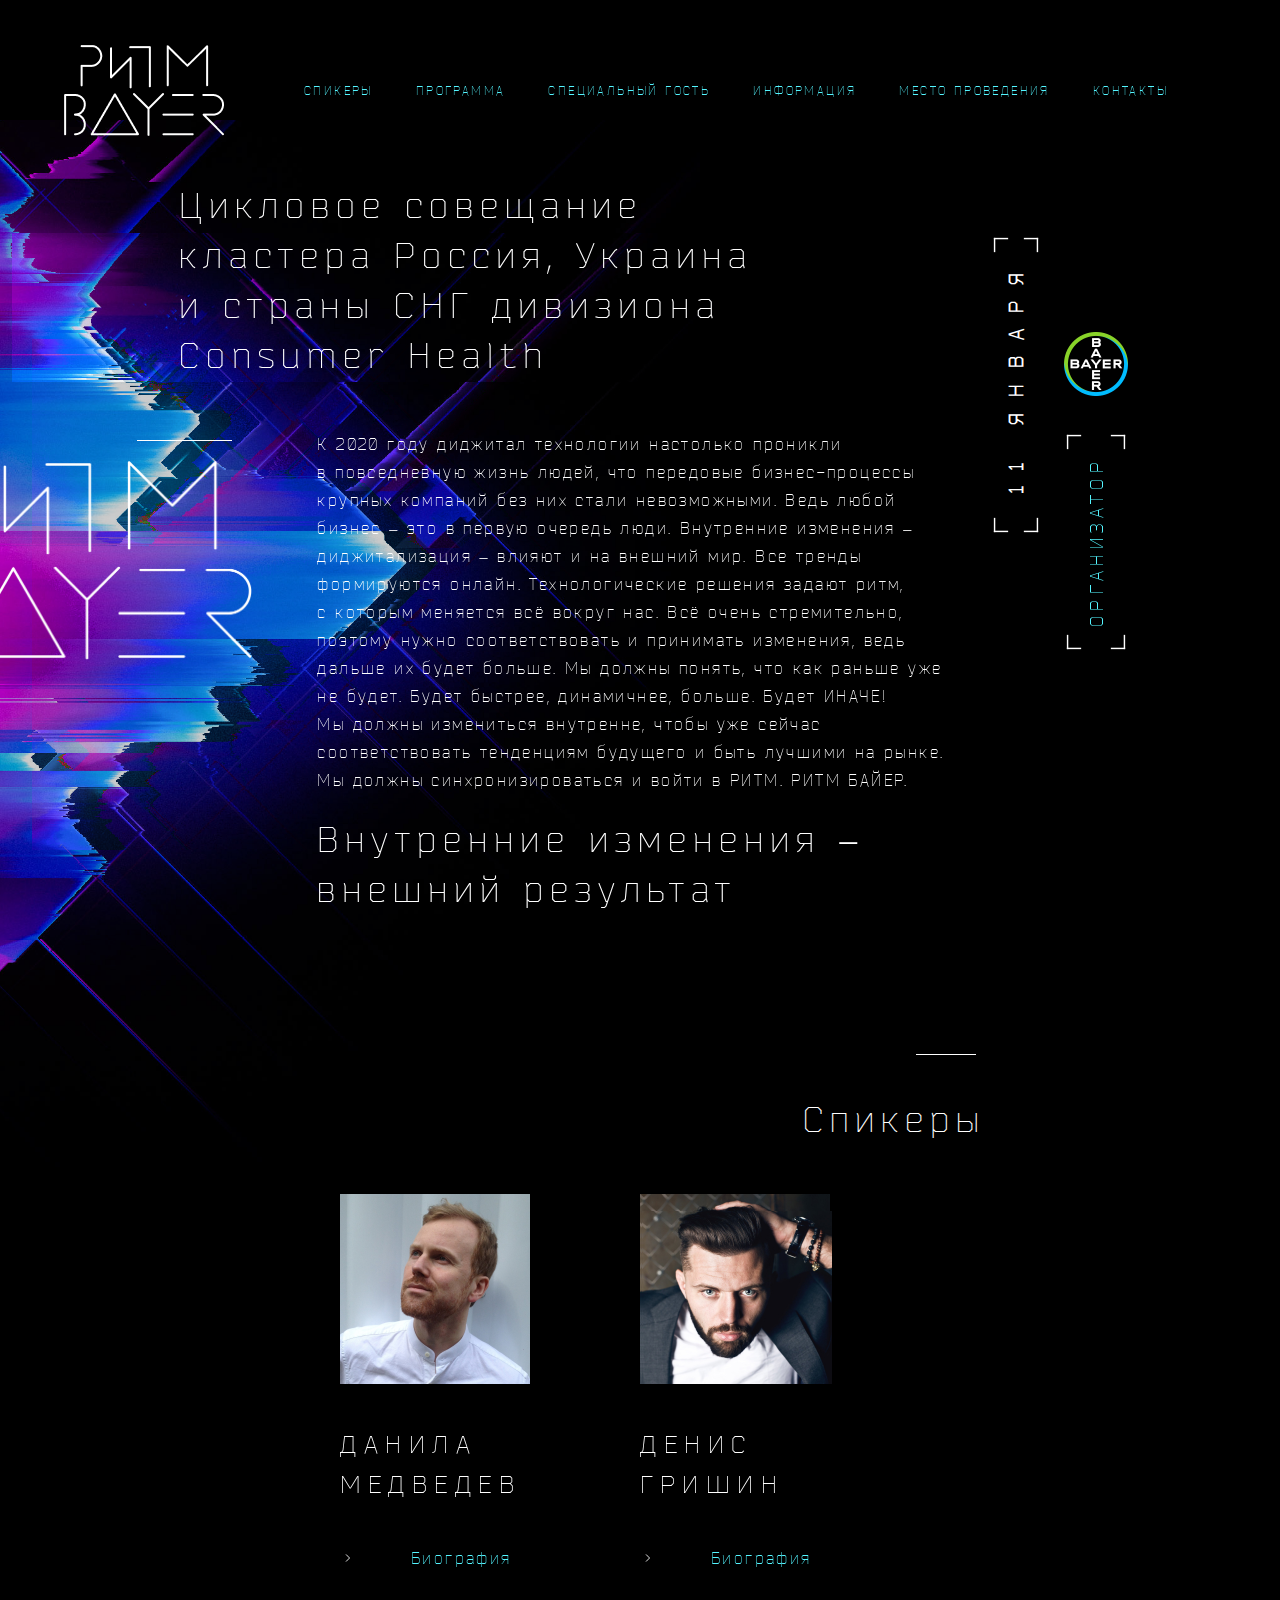
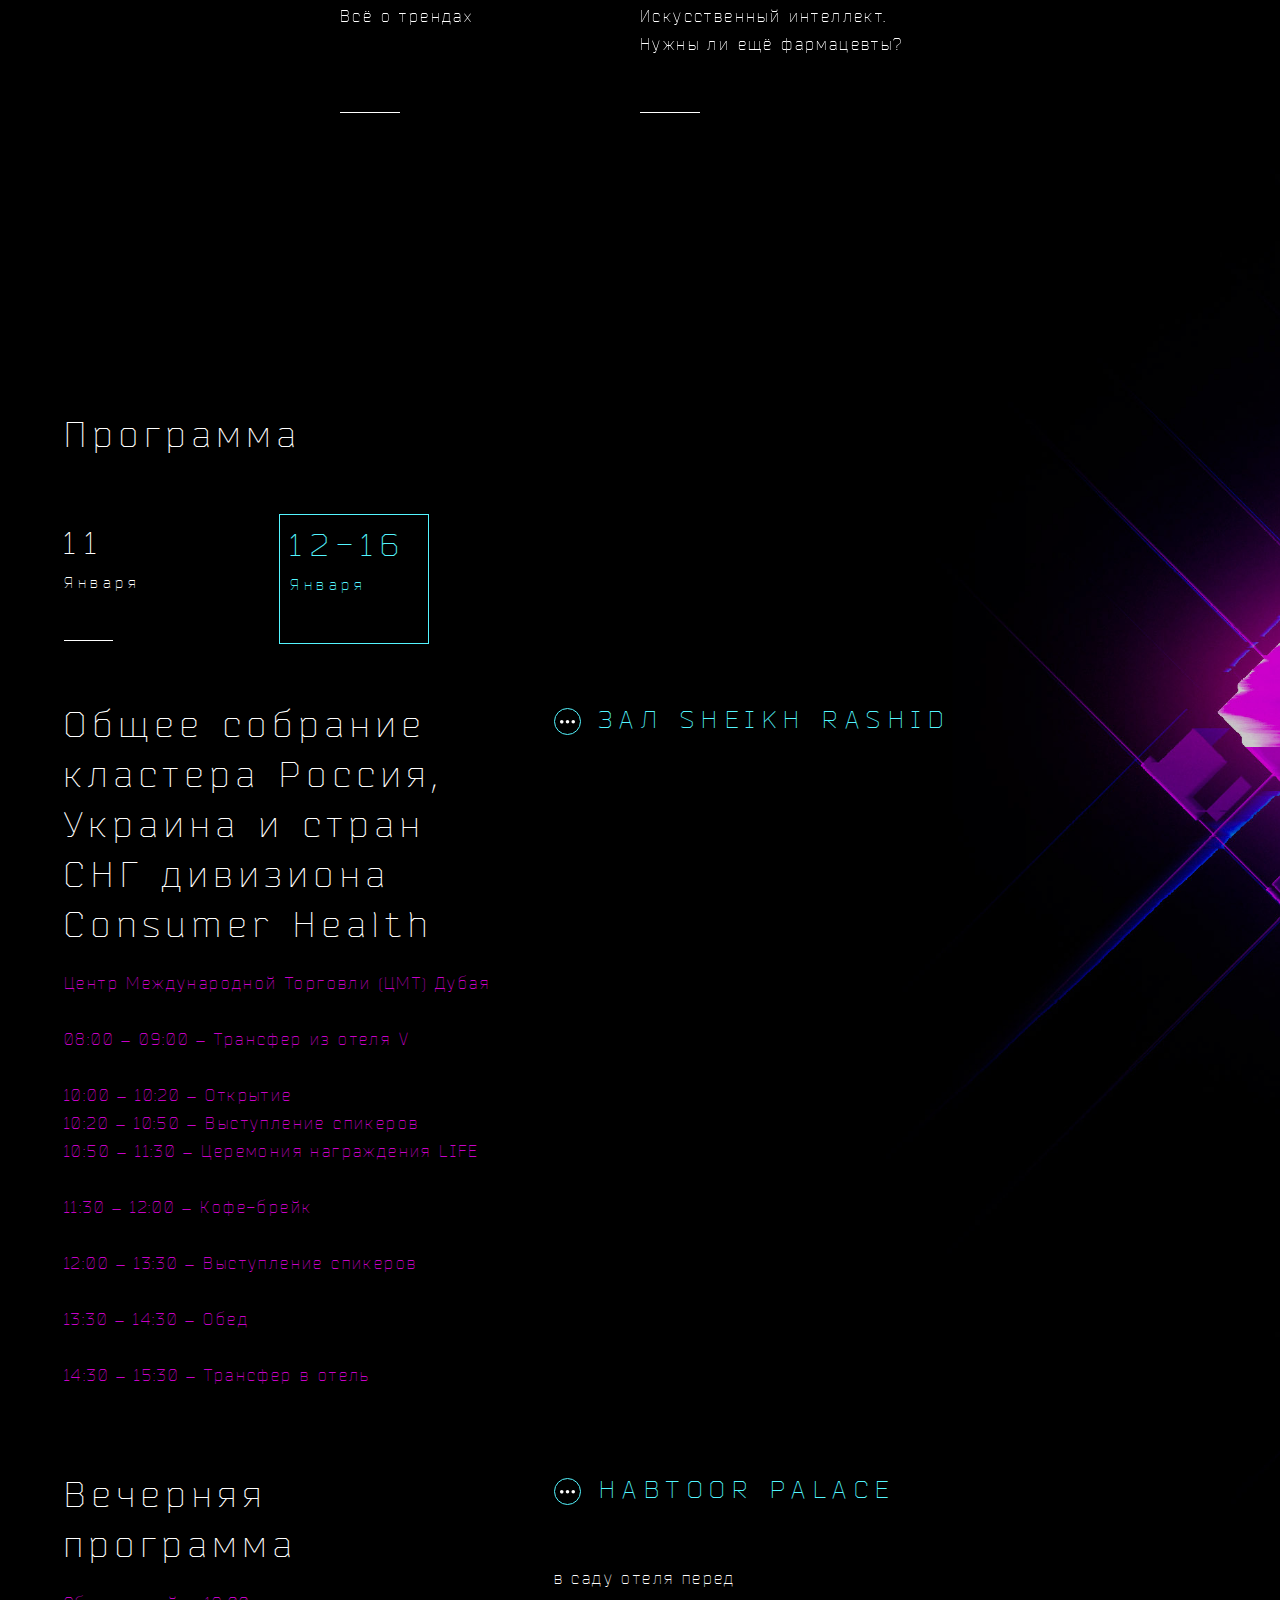
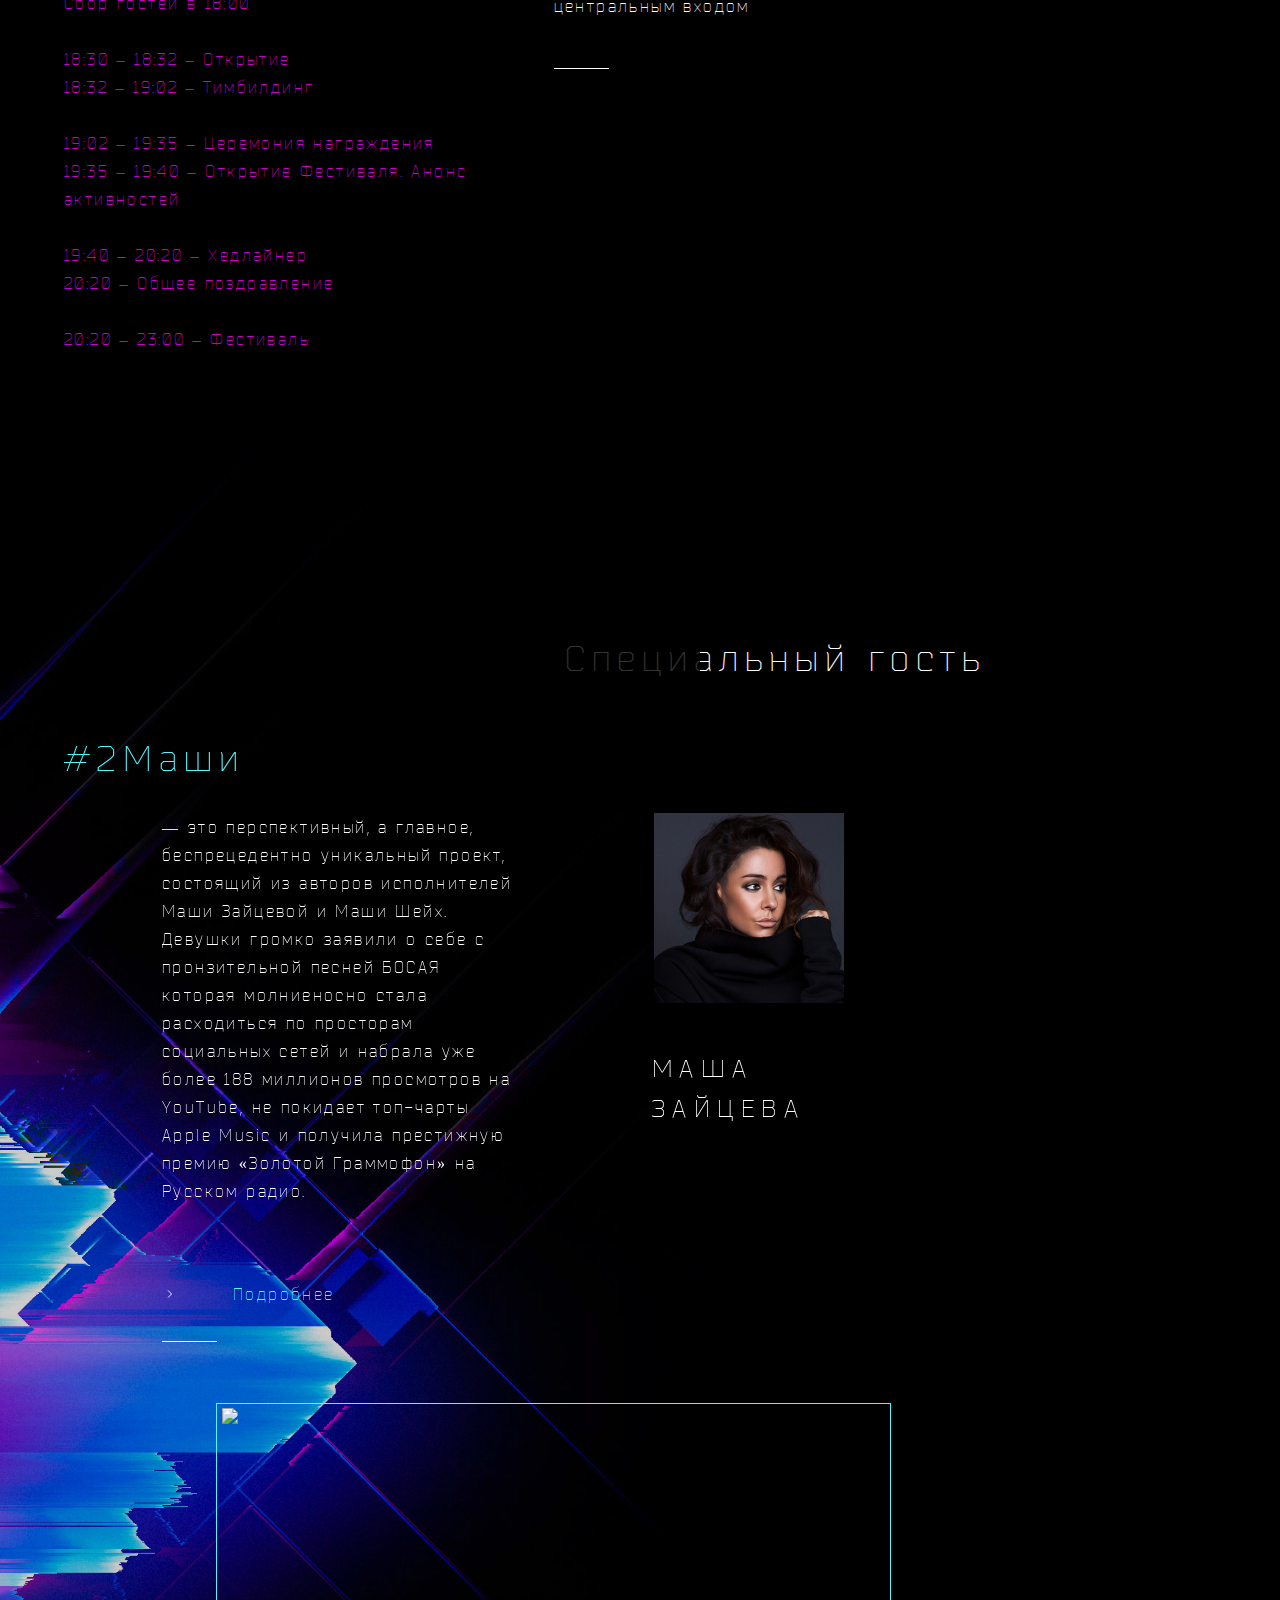
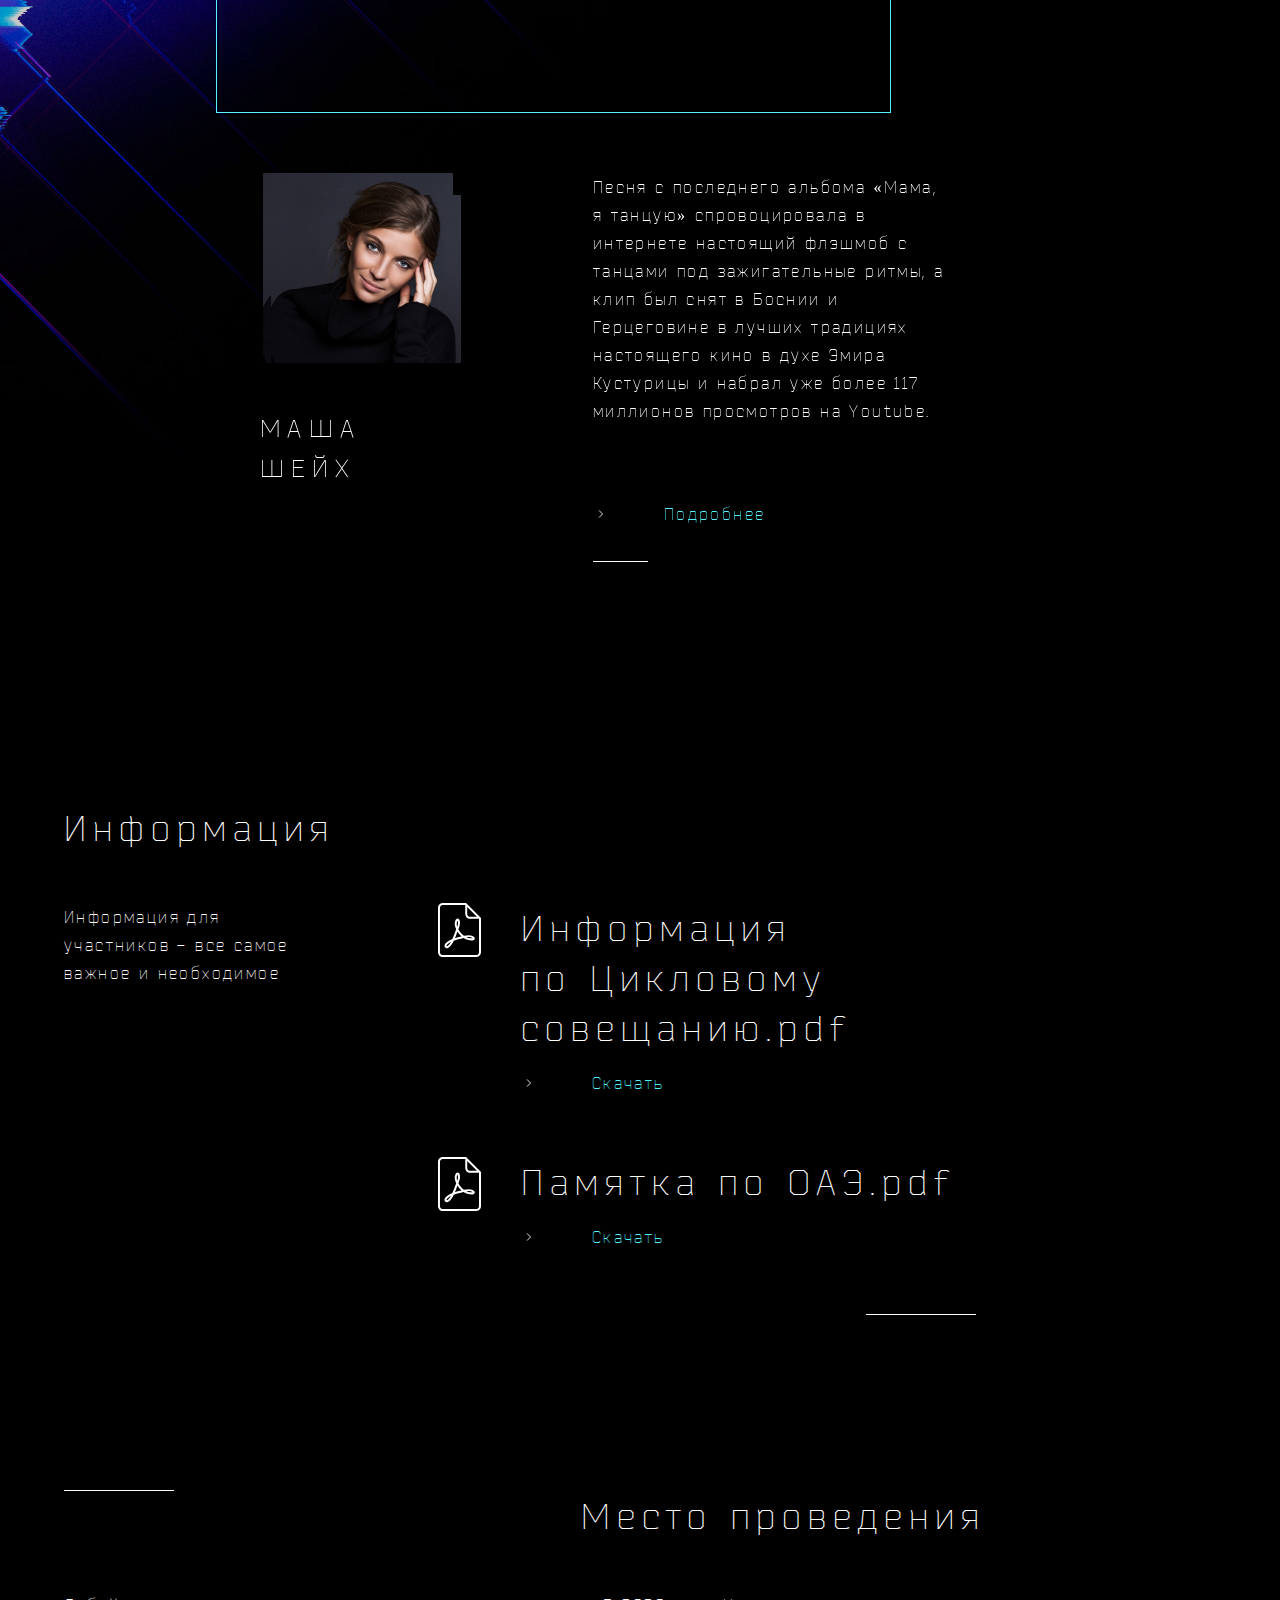
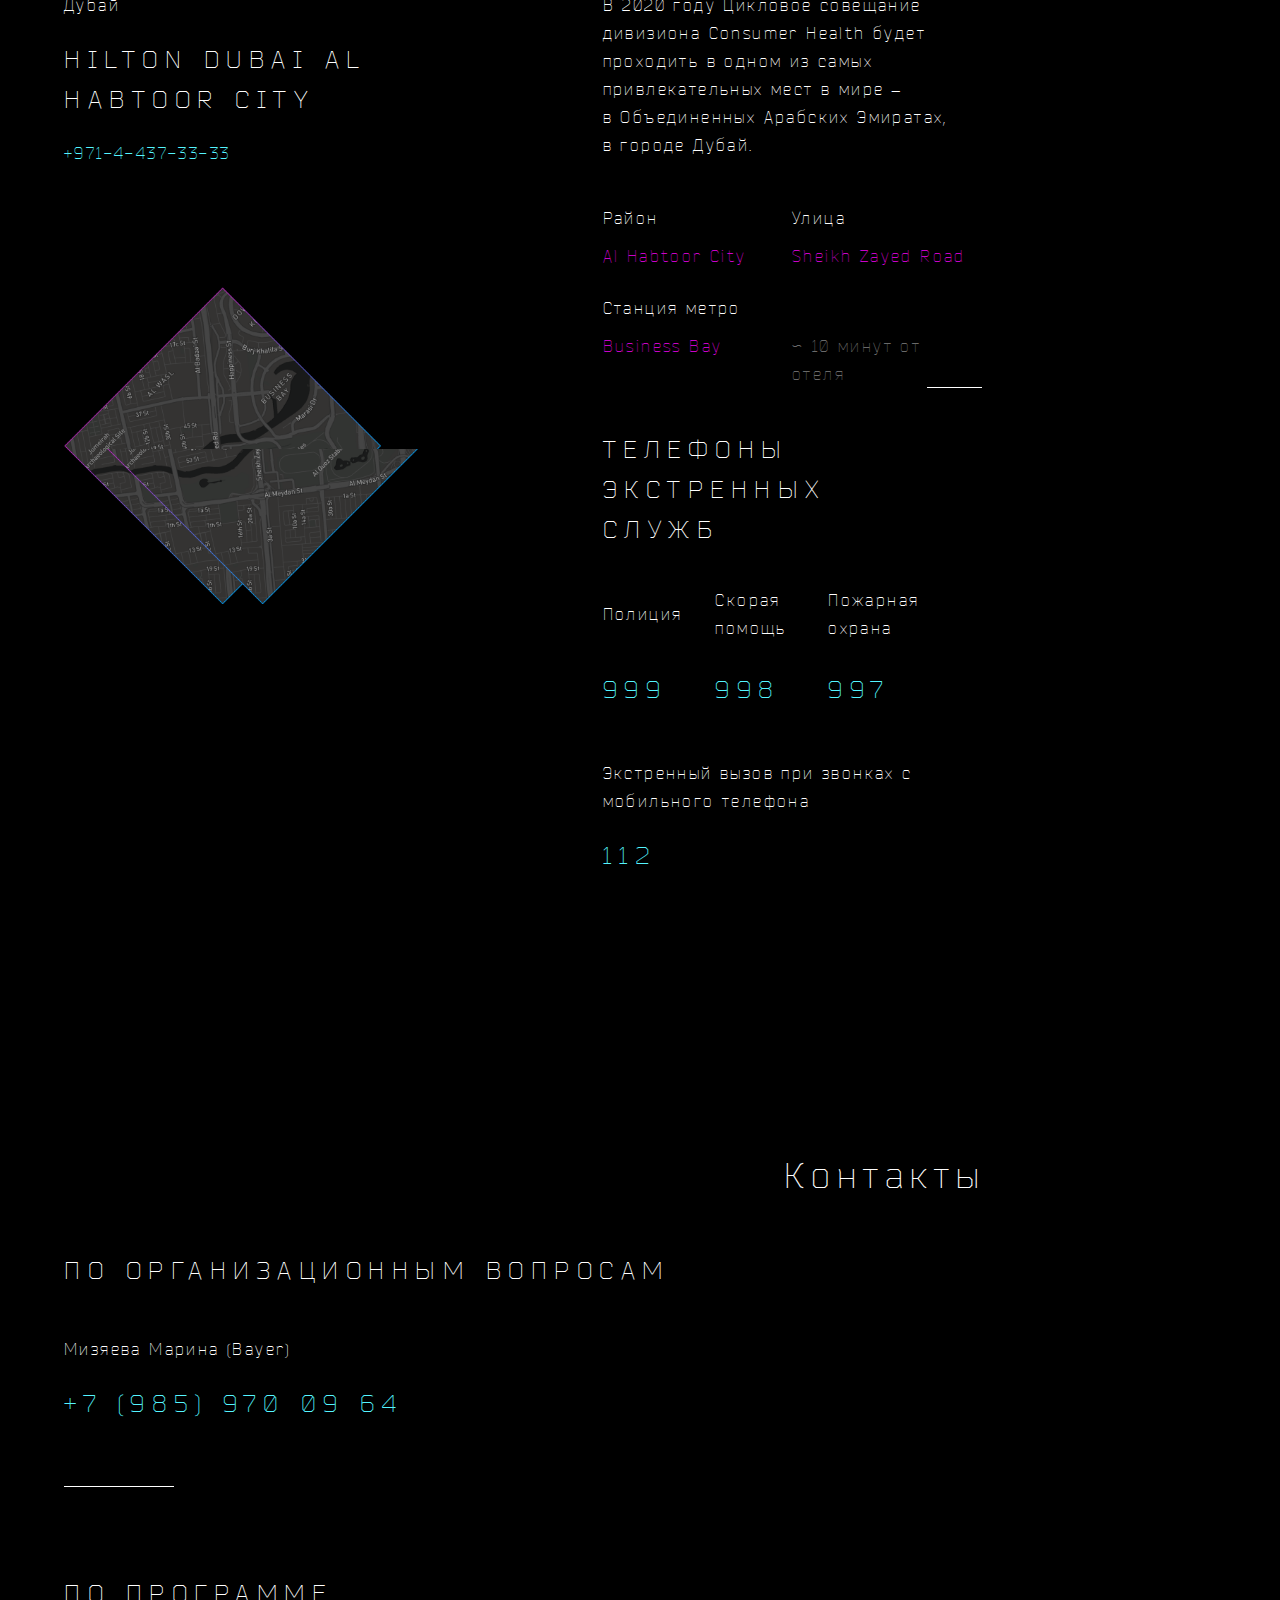
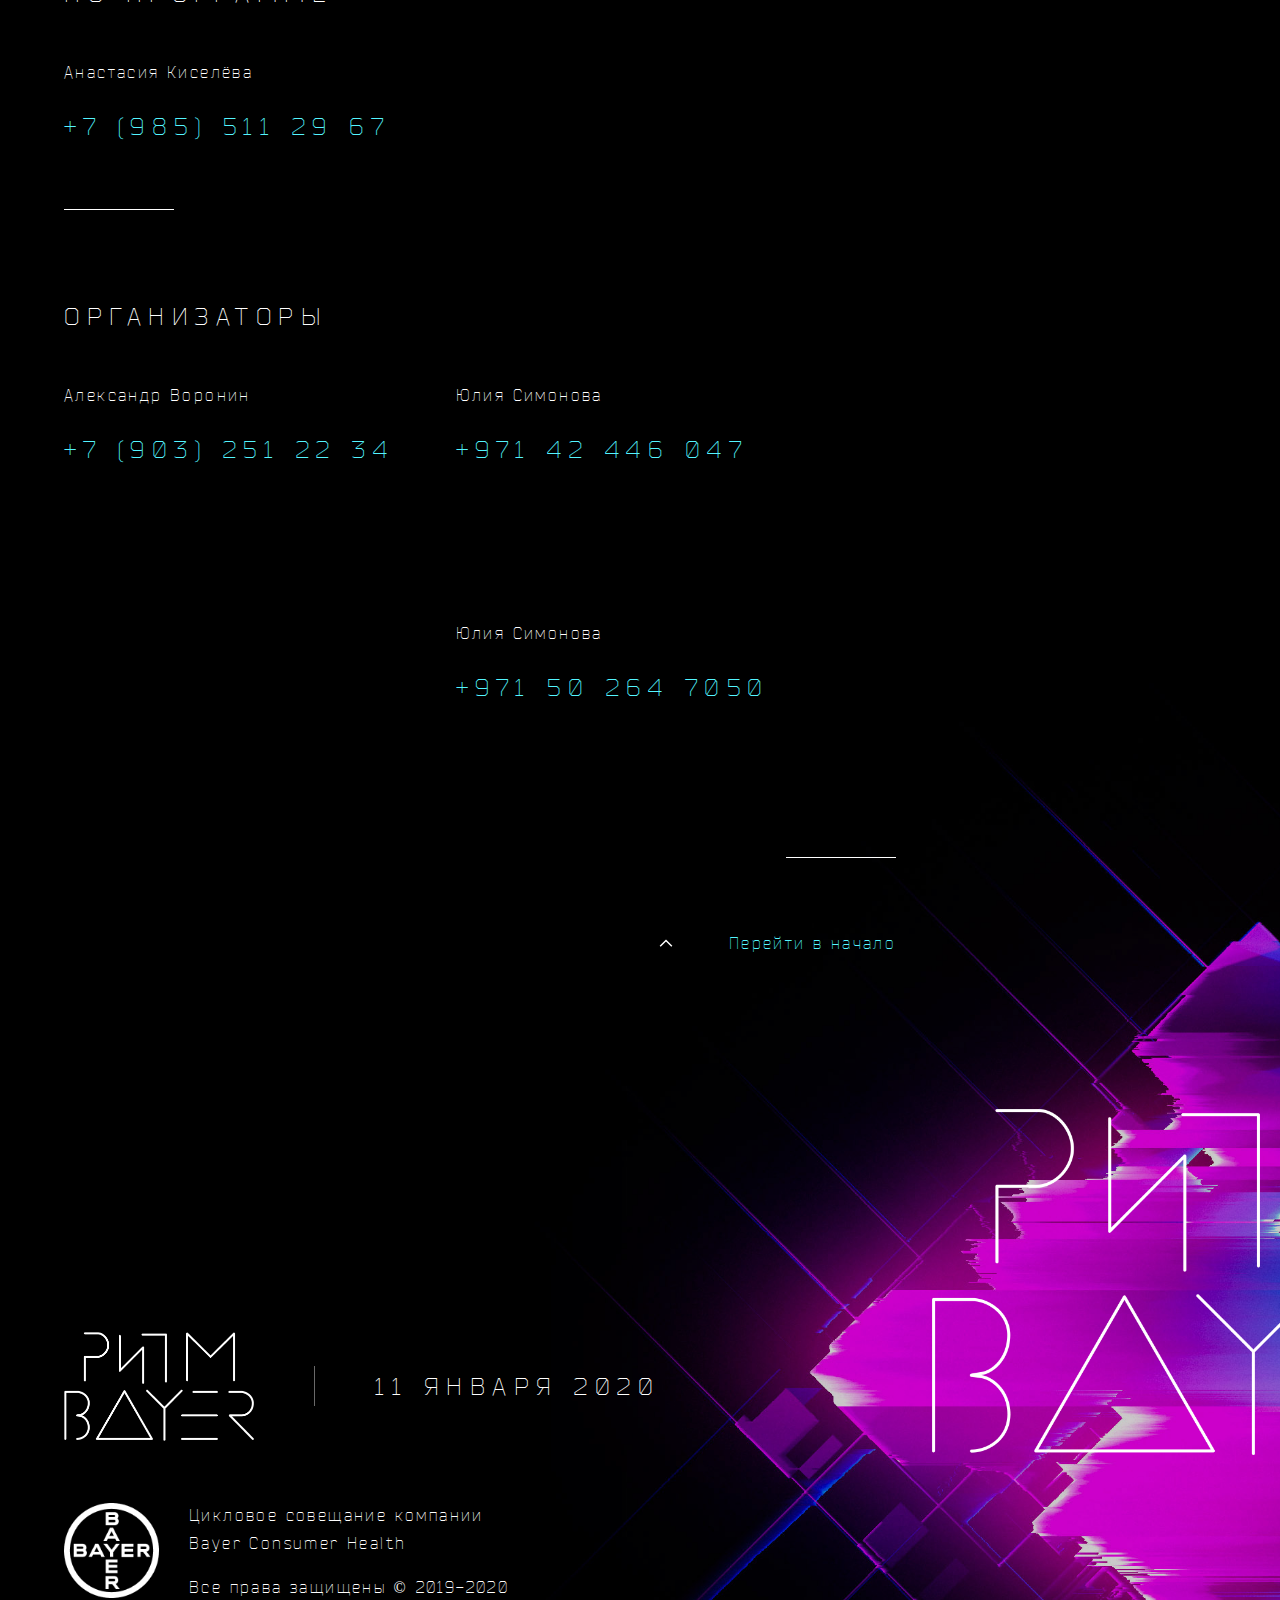
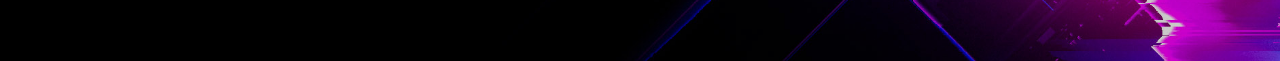
<file: app/index-not min.html>
<!DOCTYPE html>
<html lang="ru">

<!-- HEAD START ========================================================================= -->

<head>
    <meta charset="UTF-8">
    <meta name="keywords" content="Bayer, Bayer Consumer Health, Bayer 2020, Bayer Consumer Health 2020, Bayer мероприятие, Bayer мероприятие 2020, Bayer совещание, Bayer цикловое совещание, Bayer дубаи, Bayer дубай, Bayer диджитализация, Bayer ОТС, Bayer конференция, Байер, Байер Consumer Health, Байер 2020, Байер Consumer Health 2020, Байер мероприятие, Байер мероприятие 2020, Байер совещание, Байер цикловое совещание, Байер Дубаи, Байер Дубай, Байер диджитализация, Байер ОТС, Байер конференция">
    <meta name="description" content="Ежегодное мероприятие компании Bayer, где собираются профессионалы одного из крупнейших сегментов фармацевтического рынка – сегмента препаратов ОТС. Тема 2020 года – диджитализация бизнес процессов.">

    <meta name="viewport" content="width=device-width, initial-scale=1.0, maximum-scale=1.0, user-scalable=no">

    <title>Цикловое совещание компании Bayer Consumer Health 2020. Наша цель – дальнейшее укрепление позиций на рынке.</title>
    

    <!-- CSS STYLE ======================================================================== -->

    <link rel="stylesheet" href="css/reset.min.css">
  
    <link rel="stylesheet" media="all" href="fonts/stylesheet.css">
    <link rel="stylesheet" media="all and (min-width: 1201px)" href="scss/desktop.css">
    
    <link rel="stylesheet" media="all and (min-width: 901px) and (max-width: 1200px)" href="scss/laptop.css">
    <link rel="stylesheet" media="all and (min-width: 651px) and (max-width: 900px)" href="scss/tablet.css"> 
    <link rel="stylesheet" media="all and (min-width: 401px) and (max-width: 650px)" href="scss/tablet2.css"> 
    <link rel="stylesheet" media="all and (max-width: 400px)" href="scss/mobile.css">

    
    <link rel="apple-touch-icon" sizes="180x180" href="image/fvicon.png">
    <link rel="icon" type="image/png" sizes="32x32" href="image/fvicon.png">
    <link rel="icon" type="image/png" sizes="16x16" href="image/fvicon1.png">
    

    <!-- CSS STYLE ======================================================= -->

    
</head>

<!-- HEAD END ========================================================================= -->



<body>

    <!-- MAIN START ======================================================================= -->

    <main class="wrapper" id="wrapper">
       
        <header class="header">
            <img src="image/Logo-header.png" alt="Logo" class="header__logo">
            <div class="header__links">
                <a class="header__link" href="#speakers" data-text="спикеры">спикеры</a>
                <a class="header__link" href="#program" data-text="программа">программа</a>
                <a class="header__link" href="#guest" data-text="специальный гость">специальный гость</a>
                <a class="header__link" href="#information" data-text="информация">информация</a>
                <a class="header__link" href="#place" data-text="место проведения">место проведения</a>
<!--                <a class="header__link" href="#exc" data-text="экскурсии">экскурсии</a>-->
                <a class="header__link" href="#contacts" data-text="контакты">контакты</a>
            </div>
            
        </header>
        <div class="header__mobile">
                <div class="header__mobile-part">
                    <img src="image/Logo-header.png" alt="Logo" class="header__logo-mobile ">
                    <button class="header__button " id="header__button-mobile"><img src="image/dods.svg" class="header__mtext"></button>
                </div>
                <div class="header__mlinks " id="header-mobile-menu-popup">
                       <img src="image/header-bckg1.png" alt="" class="header__mbckg1">
                       <img src="image/header-bckg2.png" alt="" class="header__mbckg2">
                    <a class="header__mlink" href="#speakers">спикеры</a>
                    <a class="header__mlink" href="#program">программа</a>
                    <a class="header__mlink" href="#guest">специальный гость</a>
                    <a class="header__mlink" href="#information">информация</a>
                    <a class="header__mlink" href="#place">место проведения</a>
<!--                    <a class="header__mlink" href="#exc">экскурсии</a>-->
                    <a class="header__mlink" href="#contacts">контакты</a>
                    
                </div>
            </div>
        <div class="blocks">
            
            <img src="image/Logo-block.png" alt="" class="block__logo">
            <!-- ГЛАВНЫЙ ЭКРАН ============== -->
            <section class="block">


                <div class="date">
                    <p class="date__title" id="date"></p>
                    <img src="image/corner.svg" alt="" class="date__corner-left-top">

                    <img src="image/corner.svg" alt="" class="date__corner-right-top">
                    <img src="image/corner.svg" alt="" class="date__corner-left-bottom">
                    <img src="image/corner.svg" alt="" class="date__corner-right-bottom">

                </div>
                <div class="sponsor">
                    <a href="https://www.bayer.ru/" class="sponsor__link" target="_blank">

                        
                        <div class="sponsor__block">
                            <span class="sponsor__title1">организатор</span>
                            <img src="image/corner.svg" alt="" class="sponsor__corner-left-top">
                            <img src="image/corner.svg" alt="" class="sponsor__corner-right-top">
                            <img src="image/corner.svg" alt="" class="sponsor__corner-left-bottom">
                            <img src="image/corner.svg" alt="" class="sponsor__corner-right-bottom">
                        </div>
                        <img src="image/sponsor-logo-white.png" alt="Sponsor logo" class="sponsor__logo-white">
                        <img src="image/sponsor-logo-color.png" alt="Sponsor logo" class="sponsor__logo-color">
                    </a>

                </div>
                <div class="block__content">
                    <h2 class="block__title block__title-left" >Цикловое совещание<br>кластера Россия, Украина<br>и&nbsp;страны СНГ дивизиона<br>Consumer Health</h2>
                    <div class="text1">
                        <p class="text1__line">&nbsp;&nbsp;&nbsp;&nbsp;&nbsp;&nbsp;&nbsp;&nbsp;&nbsp;&nbsp;&nbsp;&nbsp;&nbsp;&nbsp;&nbsp;&nbsp;&nbsp;&nbsp;&nbsp;</p>
                        <div class="text1__info " id="text1">
                            <p class="text1__text">К 2020 году диджитал технологии настолько проникли в&nbsp;повседневную жизнь людей, что передовые бизнес-процессы крупных компаний без них стали невозможными. Ведь любой бизнес – это в первую очередь люди. Внутренние изменения –
                                диджитализация – влияют и на внешний мир. Все тренды формируются онлайн.
                                Технологические решения задают ритм, с&nbsp;которым меняется всё вокруг нас. Всё очень
                                стремительно, поэтому нужно соответствовать и принимать изменения,
                                ведь дальше их будет больше. Мы должны понять, что как раньше уже не&nbsp;будет. Будет
                                быстрее, динамичнее, больше. Будет ИНАЧЕ! Мы&nbsp;должны измениться внутренне, чтобы
                                уже сейчас соответствовать тенденциям будущего и быть лучшими на рынке. Мы
                                должны синхронизироваться и войти в&nbsp;РИТМ. РИТМ БАЙЕР.</p>
                            <h3 class="text1__title">Внутренние изменения – внешний результат</h3>
                        </div>
                        <div class="text1__buttons">
                           <div class="button-container" id="button-text1-more">
                               <img src="image/img-more-button.svg" alt="More button img" class="button__img-more">
                                <button class="button"  data-text="Подробнее">Подробнее</button>
                            </div>
                            
                            <div class="button-container button-inactive" id="button-text1-close">
                                <img src="image/img-close-button.svg" alt="Close button img" class="button__img-close">
                                <button class="button " id="button-text1-close" data-text="Свернуть">Свернуть</button>
                            </div>
                            
                        </div>
                    </div>
                </div>
            
            </section>
            <!-- ГЛАВНЫЙ ЭКРАН ============== -->
            <img src="image/bckg1.png" alt="" class="block__bckg-right " >
        </div>
        
        <div class="blocks" id="speakers">
            <!-- СПИКЕРЫ ============== -->
            <section class="block">
                <p class="block__line-title2">&nbsp;&nbsp;&nbsp;&nbsp;&nbsp;&nbsp;&nbsp;&nbsp;&nbsp;&nbsp;&nbsp;&nbsp;</p>
                <h2 class="block__title block__title-right">Спикеры</h2>
                <div class="block__names">
                    <div class="names">
                        <div class="names__photo-container">
                           <img src="image/Medvedev.jpg" alt="Photo Medvedev" class="names__photo" >
                        </div>
                        
                        <h3 class="names__title">Данила<br>Медведев</h3>
                        <div class="button-container">
                           <img src="image/img-more-button.svg" alt="More button img" class="button__img-more" >
                            <button class="button" id="button-popup1" data-text="Биография">Биография</button>
                        </div>
                        
                        <p class="names__text">Всё о трендах</p>
                        <p class="names__line">&nbsp;&nbsp;&nbsp;&nbsp;&nbsp;&nbsp;&nbsp;&nbsp;&nbsp;&nbsp;&nbsp;&nbsp;</p>
                    </div>
                    <div class="names">
                        <div class="names__photo-container">   
                            <img src="image/Grishin.jpg" alt="Photo Grishin" class="names__photo">
                        </div>
                        <h3 class="names__title">Денис<br>Гришин</h3>
                        <div class="button-container">
                           <img src="image/img-more-button.svg" alt="More button img" class="button__img-more" >
                            <button class="button" id="button-popup2" data-text="Биография">
                            Биография</button>
                        </div>
                        
                        <p class="names__text">Искусственный интеллект. Нужны ли ещё фармацевты?</p>
                        <p class="names__line">&nbsp;&nbsp;&nbsp;&nbsp;&nbsp;&nbsp;&nbsp;&nbsp;&nbsp;&nbsp;&nbsp;&nbsp;</p>
                    </div>
                </div>
<!--
                <div class="opros">
                    <a href="" class="opros__link" target="_blank">
                        <div class="opros__block ">
                            <span class="opros__title " data-text="опрос от спикеров">опрос от спикеров</span>
                            <img src="image/corner.svg" alt="" class="opros__corner-left-top">
                            <img src="image/corner.svg" alt="" class="opros__corner-right-top">
                            <img src="image/corner.svg" alt="" class="opros__corner-left-bottom">
                            <img src="image/corner.svg" alt="" class="opros__corner-right-bottom">
                        </div>
                    </a>

                </div>
-->
                
            </section>
            <!-- СПИКЕРЫ ============== -->
        </div>
        <div class="blocks" id="program">
           
            <!-- ПРОГРАММА ============== -->
            <section class="block">

                <h2 class="block__title">Программа</h2>
                <div class="programm">

                    <!-- mobile ========-->
                    <div class="programm__buttons-mobile">
                        <div class="programm__buttons-mobile-one" id="programm-buttons-mobile-one">
                            <button class="programm__button-mobile1 programm__button-mobile1-active" data-id="1">
                                <span class=" programm__button-active-date programm__button-mobile1-active-date">11</span>
                                <span class="programm__button-active-month programm__button-mobile1-active-month">Января</span>
                                <span class=" programm__button-active-line">&nbsp;&nbsp;&nbsp;&nbsp;&nbsp;&nbsp;&nbsp;&nbsp;&nbsp;&nbsp;&nbsp;</span>
                            </button>
                            <button class="programm__button-mobile1" data-id="2">
                                <span class="programm__button-active-date programm__button-mobile1-active-date">12-16</span>
                                <span class="programm__button-active-month programm__button-mobile1-active-month">Января</span>
                                <span class="programm__button-active-line">&nbsp;&nbsp;&nbsp;&nbsp;&nbsp;&nbsp;&nbsp;&nbsp;&nbsp;&nbsp;&nbsp;</span>
                            </button>
                            <button class="programm__button-mobile1" data-id="3">
                                <span class="programm__button-active-date ">13</span>
                                <span class="programm__button-active-month ">Января</span>
                                <span class="programm__button-active-line">&nbsp;&nbsp;&nbsp;&nbsp;&nbsp;&nbsp;&nbsp;&nbsp;&nbsp;&nbsp;&nbsp;</span>
                            </button>
                            <button class="programm__button-mobile1" data-id="4">
                                <span class="programm__button-active-date ">14</span>
                                <span class="programm__button-active-month ">Января</span>
                                <span class="programm__button-active-line">&nbsp;&nbsp;&nbsp;&nbsp;&nbsp;&nbsp;&nbsp;&nbsp;&nbsp;&nbsp;&nbsp;</span>
                            </button>
                            <button class="programm__button-mobile1" data-id="5">
                                <span class="programm__button-active-date ">15</span>
                                <span class="programm__button-active-month ">Января</span>
                                <span class="programm__button-active-line">&nbsp;&nbsp;&nbsp;&nbsp;&nbsp;&nbsp;&nbsp;&nbsp;&nbsp;&nbsp;&nbsp;</span>
                            </button>
                        </div>
                        <div class="programm__buttons-mobile-all" id="programm-buttons-mobile-all">
                            <button class="programm__button-mobile2 programm__button-mobile2-inactive" data-id="1">
                                <span class="programm__button-date ">11</span>
                                <span class="programm__button-month ">Января</span>
                                <span class="programm__button-line">&nbsp;&nbsp;&nbsp;&nbsp;&nbsp;&nbsp;&nbsp;&nbsp;&nbsp;&nbsp;&nbsp;</span>
                            </button>
                            <button class="programm__button-mobile2" data-id="2">
                                <span class="programm__button-date ">12-16</span>
                                <span class="programm__button-month ">Января</span>
                                <span class="programm__button-line">&nbsp;&nbsp;&nbsp;&nbsp;&nbsp;&nbsp;&nbsp;&nbsp;&nbsp;&nbsp;&nbsp;</span>
                            </button>
                            <!--<button class="programm__button-mobile2" data-id="3">
                                <span class="programm__button-date ">13</span>
                                <span class="programm__button-month ">Января</span>
                                <span class="programm__button-line">&nbsp;&nbsp;&nbsp;&nbsp;&nbsp;&nbsp;&nbsp;&nbsp;&nbsp;&nbsp;&nbsp;</span>
                            </button>
                            <button class="programm__button-mobile2" data-id="4">
                                <span class="programm__button-date ">14</span>
                                <span class="programm__button-month ">Января</span>
                                <span class="programm__button-line">&nbsp;&nbsp;&nbsp;&nbsp;&nbsp;&nbsp;&nbsp;&nbsp;&nbsp;&nbsp;&nbsp;</span>
                            </button>
                            <button class="programm__button-mobile2" data-id="5">
                                <span class="programm__button-date ">15</span>
                                <span class="programm__button-month ">Января</span>
                                <span class="programm__button-line">&nbsp;&nbsp;&nbsp;&nbsp;&nbsp;&nbsp;&nbsp;&nbsp;&nbsp;&nbsp;&nbsp;</span>
                            </button>-->
                        </div>
                    </div>
                    <!-- mobile ========-->

                    <div class="programm__buttons" id="program-buttons">
                        <button class="programm__button programm__button-active " data-id="1">
                            <span class="programm__button-date programm__button-active-date">11</span>
                            <span class="programm__button-month programm__button-active-month">Января</span>
                            <span class="programm__button-line programm__button-active-line">&nbsp;&nbsp;&nbsp;&nbsp;&nbsp;&nbsp;&nbsp;&nbsp;&nbsp;&nbsp;&nbsp;</span>
                        </button>
                        <button class="programm__button " data-id="2">
                            <span class="programm__button-date ">12</span>
                            <span class="programm__button-month ">Января</span>
                            <span class="programm__button-line">&nbsp;&nbsp;&nbsp;&nbsp;&nbsp;&nbsp;&nbsp;&nbsp;&nbsp;&nbsp;&nbsp;</span>
                        </button>
                        <!--<button class="programm__button" data-id="3">
                            <span class="programm__button-date ">13</span>
                            <span class="programm__button-month ">Января</span>
                            <span class="programm__button-line">&nbsp;&nbsp;&nbsp;&nbsp;&nbsp;&nbsp;&nbsp;&nbsp;&nbsp;&nbsp;&nbsp;</span>
                        </button>
                        <button class="programm__button" data-id="4">
                            <span class="programm__button-date ">14</span>
                            <span class="programm__button-month ">Января</span>
                            <span class="programm__button-line">&nbsp;&nbsp;&nbsp;&nbsp;&nbsp;&nbsp;&nbsp;&nbsp;&nbsp;&nbsp;&nbsp;</span>
                        </button>
                        <button class="programm__button" data-id="5">
                            <span class="programm__button-date ">15</span>
                            <span class="programm__button-month ">Января</span>
                            <span class="programm__button-line">&nbsp;&nbsp;&nbsp;&nbsp;&nbsp;&nbsp;&nbsp;&nbsp;&nbsp;&nbsp;&nbsp;</span>
                        </button>-->
                    </div>
                    <div class="programm__blocks">
                       
                        <!-- ONE BLOCK ========= -->
                        <div class="programm__block programm__block-active" data-id="1">
                            <div class="programm__part">
                                <div class="programm__names">
                                    <h3 class="programm__name">Общее собрание кластера Россия, Украина и стран СНГ дивизиона Consumer Health</h3>
                                    <p class="programm__text">Центр Международной Торговли (ЦМТ) Дубая</p>
                                    <p class="programm__text">&nbsp;&nbsp;&nbsp;&nbsp;</p>
                                    <p class="programm__text">08:00 – 09:00 – Трансфер из отеля V</p>
                                    <p class="programm__text">&nbsp;&nbsp;&nbsp;&nbsp;</p>
                                    <p class="programm__text">10:00 – 10:20 – Открытие</p>
                                    <p class="programm__text">10:20 – 10:50 – Выступление спикеров</p>
                                    <p class="programm__text">10:50 – 11:30 – Церемония награждения LIFE</p>
                                    <p class="programm__text">&nbsp;&nbsp;&nbsp;&nbsp;</p>
                                    <p class="programm__text">11:30 – 12:00 – Кофе-брейк</p>
                                    <p class="programm__text">&nbsp;&nbsp;&nbsp;&nbsp;</p>
                                    <p class="programm__text">12:00 – 13:30 – Выступление спикеров</p>
                                    <p class="programm__text">&nbsp;&nbsp;&nbsp;&nbsp;</p>
                                    <p class="programm__text">13:30 – 14:30 – Обед</p>
                                    <p class="programm__text">&nbsp;&nbsp;&nbsp;&nbsp;</p>
                                    <p class="programm__text">14:30 – 15:30 – Трансфер в отель</p>
                                </div>
                                <div class="programm__info">
                                    <h3 class="programm__titles"><a href="https://www.dwtc.com/en/contact" class="programm__icon-link" target="_blank"><img src="image/dods-icon.svg" alt="dods icon" class="programm__icon"></a>Зал Sheikh Rashid</h3>
                                    <!--<p class="programm__about">от отеля Hilton будут организованы трансферы</p>
                                    <span class="programm__line">&nbsp;&nbsp;&nbsp;&nbsp;&nbsp;&nbsp;&nbsp;&nbsp;&nbsp;&nbsp;&nbsp;</span>-->
                                </div>
                            </div>
                            <div class="programm__part">
                                <div class="programm__names">
                                    <h3 class="programm__name">Вечерняя программа</h3>
                                    <p class="programm__text">Сбор гостей в 18:00</p>
                                    <p class="programm__text">&nbsp;&nbsp;&nbsp;&nbsp;</p>
                                    <p class="programm__text">18:30 – 18:32 – Открытие</p>
                                    <p class="programm__text">18:32 – 19:02 – Тимбилдинг</p>
                                    <p class="programm__text">&nbsp;&nbsp;&nbsp;&nbsp;</p>                              
                                    <p class="programm__text">19:02 – 19:35 – Церемония награждения</p>
                                    <p class="programm__text">19:35 – 19:40 – Открытие Фестиваля. Анонс активностей</p>
                                    <p class="programm__text">&nbsp;&nbsp;&nbsp;&nbsp;</p>
                                    <p class="programm__text">19:40 – 20:20 – Хедлайнер</p>
                                    <p class="programm__text">20:20 – Общее поздравление</p>
                                    <p class="programm__text">&nbsp;&nbsp;&nbsp;&nbsp;</p>
                                    <p class="programm__text">20:20 – 23:00 – Фестиваль</p>
                                    
                                </div>
                                <div class="programm__info">
                                    <h3 class="programm__titles"><a href="https://www.guestreservations.com/the-westin-dubai-al-habtoor-city-2/booking?gclid=CjwKCAiAluLvBRASEiwAAbX3GebSqutyWJHjAaoWeOSikFIdeJYSAL7uKLWEdQge1skJdk5SckL6JxoCIAAQAvD_BwE" class="programm__icon-link" target="_blank"><img src="image/dods-icon.svg" alt="dods icon" class="programm__icon"></a>Habtoor Palace</h3>
                                    <p class="programm__about">в саду отеля перед центральным входом</p>
                                    <span class="programm__line">&nbsp;&nbsp;&nbsp;&nbsp;&nbsp;&nbsp;&nbsp;&nbsp;&nbsp;&nbsp;&nbsp;</span>
                                </div>
                            </div>
                        </div>
                        <!-- ONE BLOCK ========= -->

                        <!-- ONE BLOCK ========= -->
                        <div class="programm__block " data-id="2">
                            <div class="info__download">
                           <img src="image/pdf-icon.svg" alt="pdf icon" class="info__icon">
                            <div class="info__names">
                               
                                <h3 class="info__name">Продуктовые сессии,<br>совещания отделов,<br>тренинги.pdf</h3>
                                <a class="button" href="files/12-16-january.pdf" target="_blank"><img src="image/img-more-button.svg" alt="More button img" class="button__img-more">Скачать</a>
                            </div>
                            
                        </div>
                        </div>
                        <!-- ONE BLOCK ========= -->

                        <!-- ONE BLOCK ========= 
                        <div class="programm__block " data-id="3">
                            <div class="programm__part">
                                <div class="programm__names">
                                    <h3 class="programm__name">Обучающие сессии медицинских представителей</h3>
                                    <p class="programm__text"></p>
                                </div>
                                <div class="programm__info">
                                    <h3 class="programm__titles">Ground Floor: зона основных залов</h3>
                                    <div class="programm__more">
                                        <p class="programm__infos">Ballroom A</p>
                                        <p class="programm__infos">УВМП</p>
                                    </div>
                                    <div class="programm__more">
                                        <p class="programm__infos">Ballroom А</p>
                                        <p class="programm__infos">ВМП Л1</p>
                                    </div>
                                    <div class="programm__more">
                                        <p class="programm__infos">Ballroom B</p>
                                        <p class="programm__infos">АПМ</p>
                                    </div>
                                    <div class="programm__more">
                                        <p class="programm__infos">Ballroom C</p>
                                        <p class="programm__infos">ВМП Л2</p>
                                    </div>

                                    <span class="programm__line">&nbsp;&nbsp;&nbsp;&nbsp;&nbsp;&nbsp;&nbsp;&nbsp;&nbsp;&nbsp;&nbsp;</span>
                                </div>
                            </div>

                            <div class="programm__part">
                                <div class="programm__names">
                                    <h3 class="programm__name">Обучающие сессии групп: СП, сети, коммерческий отдел</h3>
                                    <p class="programm__text"></p>
                                </div>
                                <div class="programm__info">
                                    <h3 class="programm__titles">Level 2: конференц-залы</h3>
                                    <div class="programm__more">
                                        <p class="programm__infos">Iris + Lily</p>
                                        <p class="programm__infos">Специалисты по продукту</p>
                                    </div>
                                    <div class="programm__more">
                                        <p class="programm__infos">Malva + Magnolia</p>
                                        <p class="programm__infos">Отдел по работе с сетями</p>
                                    </div>
                                    <div class="programm__more">
                                        <p class="programm__infos">Lotus</p>
                                        <p class="programm__infos">Коммерческий отдел</p>
                                    </div>

                                    <span class="programm__line">&nbsp;&nbsp;&nbsp;&nbsp;&nbsp;&nbsp;&nbsp;&nbsp;&nbsp;&nbsp;&nbsp;</span>
                                </div>
                            </div>

                            <div class="programm__part">
                                <div class="programm__names">
                                    <h3 class="programm__name">Обучающие сессии группы УКРАИНА</h3>
                                    <p class="programm__text"></p>
                                </div>
                                <div class="programm__info">
                                    <h3 class="programm__titles">Level 1: конференц-залы</h3>
                                    <p class="programm__about">Объединенный зал:</p>
                                    <p class="programm__about">Carnation, Chia и Arfaj</p>

                                    <span class="programm__line"></span>
                                </div>
                            </div>

                            <div class="programm__part">
                                <div class="programm__names">
                                    <h3 class="programm__name">Обучающие сессии группы из стран СНГ</h3>
                                    <p class="programm__text"></p>
                                </div>
                                <div class="programm__info">
                                    <h3 class="programm__titles">отель V</h3>
                                    <p class="programm__about">Зал Amazing (Grate), расположенный на 4 этаже</p>


                                    <span class="programm__line"></span>
                                </div>
                            </div>

                        </div>
                        

                        
                        <div class="programm__block " data-id="4">
                            <div class="programm__part">
                                <div class="programm__names">
                                    <h3 class="programm__name">Обучающие сессии медицинских представителей</h3>
                                    <p class="programm__text"></p>
                                </div>
                                <div class="programm__info">
                                    <h3 class="programm__titles">Ground Floor: зона основных залов</h3>
                                    <div class="programm__more">
                                        <p class="programm__infos">Ballroom A</p>
                                        <p class="programm__infos">УВМП</p>
                                    </div>
                                    <div class="programm__more">
                                        <p class="programm__infos">Ballroom А</p>
                                        <p class="programm__infos">ВМП Л1</p>
                                    </div>
                                    <div class="programm__more">
                                        <p class="programm__infos">Ballroom B</p>
                                        <p class="programm__infos">АПМ</p>
                                    </div>
                                    <div class="programm__more">
                                        <p class="programm__infos">Ballroom C</p>
                                        <p class="programm__infos">ВМП Л2</p>
                                    </div>

                                    <span class="programm__line">&nbsp;&nbsp;&nbsp;&nbsp;&nbsp;&nbsp;&nbsp;&nbsp;&nbsp;&nbsp;&nbsp;</span>
                                </div>
                            </div>

                            <div class="programm__part">
                                <div class="programm__names">
                                    <h3 class="programm__name">Обучающие сессии групп: СП, сети, коммерческий отдел</h3>
                                    <p class="programm__text"></p>
                                </div>
                                <div class="programm__info">
                                    <h3 class="programm__titles">Level 2: конференц-залы</h3>
                                    <div class="programm__more">
                                        <p class="programm__infos">Iris + Lily</p>
                                        <p class="programm__infos">Специалисты по продукту</p>
                                    </div>
                                    <div class="programm__more">
                                        <p class="programm__infos">Malva + Magnolia</p>
                                        <p class="programm__infos">Отдел по работе с сетями</p>
                                    </div>
                                    <div class="programm__more">
                                        <p class="programm__infos">Lotus</p>
                                        <p class="programm__infos">Коммерческий отдел</p>
                                    </div>

                                    <span class="programm__line"></span>
                                </div>
                            </div>

                            <div class="programm__part">
                                <div class="programm__names">
                                    <h3 class="programm__name">Обучающие сессии группы УКРАИНА</h3>
                                    <p class="programm__text"></p>
                                </div>
                                <div class="programm__info">
                                    <h3 class="programm__titles">Level 1: конференц-залы</h3>
                                    <p class="programm__about">Объединенный зал:</p>
                                    <p class="programm__about">Carnation, Chia и Arfaj</p>

                                    <span class="programm__line"></span>
                                </div>
                            </div>

                            <div class="programm__part">
                                <div class="programm__names">
                                    <h3 class="programm__name">Обучающие сессии группы из стран СНГ</h3>
                                    <p class="programm__text"></p>
                                </div>
                                <div class="programm__info">
                                    <h3 class="programm__titles">отель V</h3>
                                    <p class="programm__about">Зал Amazing (Grate), расположенный на 4 этаже</p>


                                    <span class="programm__line"></span>
                                </div>
                            </div>

                        </div>
                        

                        
                        <div class="programm__block " data-id="5">
                            <div class="programm__part">
                                <div class="programm__names">
                                    <h3 class="programm__name">Обучающие сессии группы УКРАИНА</h3>
                                    <p class="programm__text"></p>
                                </div>
                                <div class="programm__info">
                                    <h3 class="programm__titles">Level 1: конференц-залы</h3>
                                    <p class="programm__about">Объединенный зал: Carnation, Chia и Arfaj</p>
                                    

                                    <span class="programm__line">&nbsp;&nbsp;&nbsp;&nbsp;&nbsp;&nbsp;&nbsp;&nbsp;&nbsp;&nbsp;&nbsp;</span>
                                </div>
                            </div>

                            <div class="programm__part">
                                <div class="programm__names">
                                    <h3 class="programm__name">Обучающие сессии группы из стран СНГ</h3>
                                    <p class="programm__text"></p>
                                </div>
                                <div class="programm__info">
                                    <h3 class="programm__titles">отель V</h3>
                                    <p class="programm__about">Зал Amazing (Grate), расположенный на 4 этаже</p>


                                    <span class="programm__line">&nbsp;&nbsp;&nbsp;&nbsp;&nbsp;&nbsp;&nbsp;&nbsp;&nbsp;&nbsp;&nbsp;</span>
                                </div>
                            </div>

                        </div>
                        <!-- ONE BLOCK ========= -->
                    </div>
                </div>
                
            </section>
            <!-- ПРОГРАММА ============== -->
             <img src="image/bckg2.png" alt="" class="block__bckg-left ">
        </div>
        <div class="blocks" id="guest">
           
            <!-- ГОСТИ ============== -->
            <section class="block">
                <h2 class="block__title block__title-right">Специальный гость</h2>
                <div class="guest">
                    <h3 class="guest__title">#2Маши</h3>
                    <div class="guest__block">
                        <div class="guest__info">
                            <p class="guest__text">— это перспективный, а главное, беспрецедентно уникальный проект, состоящий из авторов исполнителей Маши Зайцевой и Маши Шейх. Девушки громко заявили о себе с пронзительной песней БОСАЯ которая молниеносно стала расходиться по просторам социальных сетей и набрала уже более 188 миллионов просмотров на YouTube, не покидает топ-чарты Apple Music и получила престижную премию «Золотой Граммофон» на Русском радио.</p>
                             <div class="button-container">
                                 <img src="image/img-more-button.svg" alt="More button img" class="button__img-more">
                                 <button class="button guest-button-desktop" id="button-popup-zayceva2" data-text="Подробнее">
                                Подробнее</button>
                             </div>
                            
                            <span class="guest__line">&nbsp;&nbsp;&nbsp;&nbsp;&nbsp;&nbsp;&nbsp;&nbsp;&nbsp;&nbsp;&nbsp;</span>
                        </div>
                        <div class="guest__names">
                           <div class="guest__image-container">
                               <img src="image/zaceva.jpg" alt="Маша Зайцева" class="guest__image">
                           </div>
                            
                            <h3 class="guest__name">Маша<br>Зайцева</h3>
                            <div class="button-container-mobile">
                               <img src="image/img-more-button.svg" alt="More button img" class="button__img-more" >
                                <button class="button guest-button-mobile" id="button-popup-zayceva" data-text="Подробнее">
                                    Подробнее</button>
                                </div>
                        </div>
                    </div>
                    
                    <!-- VIDEO =================== -->
                    
                    <div class="guest__video " id="Vbtpm23ucw4" >

                <iframe
                  width="663"
                  height="300"
                  src="https://www.youtube.com/embed/Vbtpm23ucw4"
                  srcdoc="<style>*{padding:0;margin:0;overflow:hidden}html,body{height:100%}img,span{position:absolute;width:100%;top:0;bottom:0;margin:auto}span{height:1.5em;text-align:center;font:48px/1.5 sans-serif;color:white;text-shadow:0 0 0.5em black}</style><a href=https://www.youtube.com/embed/Vbtpm23ucw4?autoplay=1><img src=https://rhythmbayer.com/image/video-bckg.jpg </a>"
                  frameborder="0"
                  allow="accelerometer; autoplay; encrypted-media; gyroscope; picture-in-picture"
                  allowfullscreen
                  title=""
                ></iframe>
                    </div>

                   <!-- VIDEO =================== -->
                   
                    <div class="guest__block">

                        <div class="guest__names">
                            <div class="guest__image-container">
                                <img src="image/sheih.jpg" alt="Маша Шейх" class="guest__image">
                            </div>
                            
                            <h3 class="guest__name">Маша<br>Шейх</h3>
                            <div class="button-container-mobile">
                                <img src="image/img-more-button.svg" alt="More button img" class="button__img-more">
                                <button class="button guest-button-mobile" id="button-popup-sheih" data-text="Подробнее">Подробнее</button>
                            </div>
                            
                        </div>
                        <div class="guest__info">
                            <p class="guest__text">Песня с последнего альбома «Мама, я танцую» спровоцировала в интернете настоящий флэшмоб с танцами под зажигательные ритмы, а клип был снят в Боснии и Герцеговине в лучших традициях настоящего кино в духе Эмира Кустурицы и набрал уже более 117 миллионов просмотров на Youtube.</p>
                            
                            <div class="button-container">
                               <img src="image/img-more-button.svg" alt="More button img" class="button__img-more">
                                <button class="button guest-button-desktop" id="button-popup-sheih2" data-text="Подробнее">
                                    Подробнее</button>
                            </div>
                            <span class="guest__line">&nbsp;&nbsp;&nbsp;&nbsp;&nbsp;&nbsp;&nbsp;&nbsp;&nbsp;&nbsp;&nbsp;</span>
                        </div>
                    </div>
                </div>
            </section>
            <!-- ГОСТИ ============== -->
            <img src="image/bckg3.png" alt="" class="block__bckg-right2">
        </div>
        <div class="blocks" id="information">
            <!-- INFORMATION ============== -->
            <section class="block">
                <h2 class="block__title">Информация</h2>
                <div class="info">
                    <div class="info__texts">
                        <!--<p class="info__text">Информация для&nbsp;участников о&nbsp;правилах отеля и&nbsp;ОАЭ.</p>-->
                        <p class="info__text">Информация для участников&nbsp;- все&nbsp;самое важное и&nbsp;необходимое</p>
                    </div>
                    <div class="info__downloads">
                        <div class="info__download">
                           <img src="image/pdf-icon.svg" alt="pdf icon" class="info__icon">
                            <div class="info__names">
                               
                                <h3 class="info__name">Информация по&nbsp;Цикловому совещанию.pdf</h3>
                                <div class="button-container">
                                    <img src="image/img-more-button.svg" alt="More button img" class="button__img-more">
                                    <a class="button" href="files/obshaya-pamyatka-2.pdf" target="_blank" data-text="Скачать">Скачать</a>
                                </div>
                                
                            </div>
                            
                        </div>
                        <div class="info__download">
                          <img src="image/pdf-icon.svg" alt="pdf icon" class="info__icon">
                           <div class="info__names">
                              
                               <h3 class="info__name">Памятка по&nbsp;ОАЭ.pdf</h3>
                               
                               <div class="button-container">
                                  <img src="image/img-more-button.svg" alt="More button img" class="button__img-more">
                                   <a class="button" href="files/pamiatka-po-prebivaniu-v-otele.pdf" target="_blank" data-text="Скачать">Скачать</a>
                               </div>
                            </div>
                            
                        </div>
                        <span class="info__line">&nbsp;&nbsp;&nbsp;&nbsp;&nbsp;&nbsp;&nbsp;&nbsp;&nbsp;&nbsp;&nbsp;&nbsp;&nbsp;&nbsp;&nbsp;&nbsp;&nbsp;&nbsp;&nbsp;&nbsp;&nbsp;&nbsp;</span>
                    </div>
                </div>
            </section>
            <!-- INFORMATION ============== -->
        </div>
        <div class="blocks" id="place">
            <!-- PLACE ============== -->
            <section class="block">
                <h2 class="block__title block__title-right">Место проведения</h2>
                <div class="place">
                    <div class="place__adress">
                        <h4 class="place__city">Дубай</h4>
                        <h3 class="place__hotel">HILTON DUBAI AL HABTOOR CITY</h3>
                        <a href="tel:+97144373333" class="place__phone2">+971-4-437-33-33</a>
                        <span class="place__line">&nbsp;&nbsp;&nbsp;&nbsp;&nbsp;&nbsp;&nbsp;&nbsp;&nbsp;&nbsp;&nbsp;&nbsp;&nbsp;&nbsp;&nbsp;&nbsp;&nbsp;&nbsp;&nbsp;&nbsp;&nbsp;&nbsp;</span>
                        <a class="place__map-container" href="https://www.google.com/maps/place//data=!4m2!3m1!1s0x3e5f69dba4b8bc19:0x817067b2e7866b05?source=g.page.share" style="text-decoration: none;" target="_blank"><img src="image/map.png" alt="Map" class="place__map"></a>
                        
                    </div>
                    <div class="place__infos">
                        <div class="place__info">
                            <p class="place__text">В 2020 году Цикловое совещание дивизиона Consumer Health будет проходить в одном из самых привлекательных мест в мире – в&nbsp;Объединенных Арабских Эмиратах, в городе Дубай.</p>
                            <div class="place__where">
                                <div class="place__part">
                                    <p class="place__text1">Район</p>
                                    <p class="place__text2">Al Habtoor City</p>
                                </div>
                                <div class="place__part">
                                    <p class="place__text1">Улица</p>
                                    <p class="place__text2">Sheikh Zayed Road</p>
                                </div>
                                <div class="place__part">
                                    <p class="place__text1">Станция метро</p>
                                    <p class="place__text2">Business Bay</p>
                                </div>
                                <div class="place__part">
                                    <p class="place__text1">&nbsp;&nbsp;&nbsp;</p>
                                    <p class="place__text3">~ 10 минут от отеля</p>
                                </div>
                                <span class="place__line2">&nbsp;&nbsp;&nbsp;&nbsp;&nbsp;&nbsp;&nbsp;&nbsp;&nbsp;&nbsp;&nbsp;</span>
                            </div>
                            
                        </div>
                    <div class="place__info">
                            <h3 class="place__title">Телефоны экстренных служб</h3>
                            <div class="place__phones">
                                <div class="place__phone">
                                    <p class="place__why">Полиция</p>
                                    <a href="tel:999" class="place__number">999</a>
                                </div>
                                <div class="place__phone">
                                    <p class="place__why">Скорая помощь</p>
                                    <a href="tel:998" class="place__number">998</a>
                                </div>
                                <div class="place__phone">
                                    <p class="place__why">Пожарная охрана</p>
                                    <a href="tel:997" class="place__number">997</a>
                                </div>
                            </div>
                            <p class="place__text4">Экстренный вызов при звонках с мобильного телефона</p>
                            <a href="tel:112" class="place__number">112</a>
                        </div>
                    </div>
                </div>
            </section>
            <!-- PLACE ============== -->
        </div>
        
        <!-- ЭКСКУРСИИ ============== 
        <div class="blocks" id="exc">
            
            <section class="block">
                <h2 class="block__title">Экскурсии</h2>
                <div class="exc">
                    <div class="exc__part">
                        <img src="image/exc.png" alt="Экскурсии" class="exc__img">
                    </div>
                    <div class="exc__info">
                        <h3 class="exc__title">Экскурсионная программа по Дубай от аккредитованного партнера и ещё пара предложений</h3>
                        <a class="button" href="https://dubairelaxtours.com" target="_blank"><img src="image/img-more-button.svg" alt="More button img" class="button__img-more">Узнать больше</a>
                    </div>
                </div>
            </section>
            
        </div>
        <!-- ЭКСКУРСИИ ============== -->
        
        <div class="blocks" id="contacts">
            <!-- КОНТАКТЫ ============== -->
            <section class="block">
                <h2 class="block__title block__title-right">Контакты</h2>
                <div class="contacts">

                    <div class="contacts__block">
                        <h3 class="contacts__title">По организационным вопросам</h3>
                        <div class="contacts__info">
                            <div class="contacts__names">
                                <h3 class="contacts__name">Мизяева Марина (Bayer)</h3>
                                <a href="https://wa.me/79859700964" class="contacts__phone">+7 (985) 970 09 64</a>
                            </div>
<!--
                            <div class="contacts__names">
                                <h3 class="contacts__name">Екатерина Андреева</h3>
                                <a href="https://wa.me/79856100842" class="contacts__phone">+7 (985) 610 08 42</a>
                            </div>
-->
                        </div>
                        <span class="contacts__line">&nbsp;&nbsp;&nbsp;&nbsp;&nbsp;&nbsp;&nbsp;&nbsp;&nbsp;&nbsp;&nbsp;&nbsp;&nbsp;&nbsp;&nbsp;&nbsp;&nbsp;&nbsp;&nbsp;&nbsp;&nbsp;&nbsp;</span>
                    </div>

                    <div class="contacts__block">
                        <h3 class="contacts__title">по программе</h3>
                        <div class="contacts__info">
                            <div class="contacts__names">
                                <h3 class="contacts__name">Анастасия Киселёва</h3>
                                <a href="https://wa.me/79855112967" class="contacts__phone">+7 (985) 511 29 67</a>
                            </div>

                        </div>
                        <span class="contacts__line">&nbsp;&nbsp;&nbsp;&nbsp;&nbsp;&nbsp;&nbsp;&nbsp;&nbsp;&nbsp;&nbsp;&nbsp;&nbsp;&nbsp;&nbsp;&nbsp;&nbsp;&nbsp;&nbsp;&nbsp;&nbsp;&nbsp;</span>
                    </div>

                    <div class="contacts__block">
                        <h3 class="contacts__title">ОРГАНИЗАТОРЫ</h3>
                        <div class="contacts__info">
                            <div class="contacts__names">
                                <h3 class="contacts__name">Александр Воронин</h3>
                                <a href="https://wa.me/79032512234" class="contacts__phone">+7 (903) 251 22 34 </a>
                            </div>

                            <div class="contacts__names">
                                <h3 class="contacts__name">Юлия Симонова</h3>
                                <a href="https://wa.me/97142446047" class="contacts__phone">+971 42 446 047</a>
                            </div>

                            <div class="contacts__names contacts__names-opacity">
                                <h3 class="contacts__name">АAAAAAAAAAAAAA</h3>
                                <a href="" class="contacts__phone">+7 (903) 251 22 34 </a>
                            </div>

                            <div class="contacts__names">
                                <h3 class="contacts__name">Юлия Симонова <!--<span class="contacts__more">WhatsApp only</span>--> </h3>
                                <a href="https://wa.me/971502647050" class="contacts__phone">+971 50 264 7050</a>
                            </div>
                        </div>

                    </div>
                <div class="contacts__lines">
                    <span class="contacts__main-line">&nbsp;&nbsp;&nbsp;&nbsp;&nbsp;&nbsp;&nbsp;&nbsp;&nbsp;&nbsp;&nbsp;&nbsp;&nbsp;&nbsp;&nbsp;&nbsp;&nbsp;&nbsp;&nbsp;&nbsp;&nbsp;&nbsp;</span>
                
                    <div class="button-container">
                       <img src="image/img-close-button.svg" alt="Close button img" class="button__img-close">
                        <a href="#wrapper" class="button" data-text="Перейти в начало">Перейти в начало</a>
                    </div>    
                </div>
                </div>
                
            </section>
            <!-- КОНТАКТЫ ============== -->
        </div>
        <div class="blocks">
           <img src="image/footer-bckg.png" alt="Bckg" class="footer__bckg">
           <img src="image/footer-big-logo.png" alt="Logo" class="footer__logo-bckg">
            <!-- FOOTER ============== -->
            <footer class="footer">
                
                
                <div class="footer__content">
                    <div class="footer__info">
                        <img src="image/footr-small-Logo.png" alt="Logo" class="footer__logo">
                        <h3 class="footer__date">11 января 2020</h3>
                    </div>
                    <div class="footer__info">
                        <a href="https://www/bayer.ru" class="footer__link" target="_blank"><img src="image/sponsor-logo-white.png" alt="logo" class="footer__icon"></a>
                        <div class="footer__texts">
                            <p class="footer__text footer__text-inactive">Цикловое совещание компании Bayer Consumer Health</p>
                            <p class="footer__text">Все права защищены © 2019-2020</p>
                        </div>
                    </div>
                </div>
            </footer>

            <!-- FOOTER ============== -->
        </div>
        <div class="speaker " id="popup-grishin">
                    <div class="speaker__block">
                       <img src="image/pop-up-part1.png" alt="" class="speaker__bckg1">
                        <div class="speaker__buttons">
                            <button class="speaker__button" id="close-popup1">
                                <img src="image/close-button.svg" alt="Close Icon" class="speaker__icon">
                            </button>
                        </div>
                        <div class="speaker__info">
                            <div class="speaker__main">
                                <img src="image/Grishin.jpg" alt="Grishin" class="speaker__photo">
                                <div class="speaker__names">
                                    <h3 class="speaker__name">Денис Гришин</h3>
                                    <p class="speaker__question">Искусственный интеллект. Нужны ли ещё фармацевты?</p>
                                    <span class="speaker__line">&nbsp;&nbsp;&nbsp;&nbsp;&nbsp;&nbsp;&nbsp;&nbsp;&nbsp;&nbsp;&nbsp;&nbsp;</span>
                                </div>
                                
                            </div>
                            <div class="speaker__infos">
                                    <p class="speaker__text">
                                        Специалист международного уровня - более 20 лет опыта в маркетинге и технологических компаниях, более 10 лет управленческого опыта на позициях C-Level.<br><br>В Великобритании работал в технологическом рекламном агентстве Sapient Nitro, в России более трёх лет возглавлял одну из крупнейших  ataориентированных компаний Data Centric Alliance, во Вьетнамской компании CocCoc (поисковая система и интернет браузер) отвечал за&nbsp;развитие партнерств и поиски новых источников дохода.<br><br>Сейчас консультирует технологические стартапы в области развития продуктовой b2b и b2c экспертизы и помогает с&nbsp;диджитализацией крупным компаниям.
                                    </p>
                                </div>
                        </div>
                        
                        <img src="image/pop-up-part2.png" alt="" class="speaker__bckg2">
                    </div>
                </div>
                <div class="speaker " id="popup-medvedev">
                    <div class="speaker__block">
                       <img src="image/pop-up-part1.png" alt="" class="speaker__bckg1">
                        <div class="speaker__buttons">
                            <button class="speaker__button" id="close-popup2">
                                <img src="image/close-button.svg" alt="Close Icon" class="speaker__icon">
                            </button>
                        </div>
                        <div class="speaker__info">
                            <div class="speaker__main">
                                <img src="image/Medvedev.jpg" alt="Grishin" class="speaker__photo">
                                <div class="speaker__names">
                                    <h3 class="speaker__name">Данила Медведев</h3>
                                    <p class="speaker__question">Все о трендах</p>
                                    <span class="speaker__line">&nbsp;&nbsp;&nbsp;&nbsp;&nbsp;&nbsp;&nbsp;&nbsp;&nbsp;&nbsp;&nbsp;&nbsp;</span>
                                </div>
                                
                            </div>
                            <div class="speaker__infos">
                                    <p class="speaker__text">
                                        Ведущий российский футуролог. За 10 лет помог сделать идеи физического бессмертия, трансгуманизма, крионики, киборгизации, усиления интеллекта известными и&nbsp;приемлемыми в России.<br><br>Сейчас реализует практические проекты в области нанотехнологий, медицины, IT, каждый из которых - это&nbsp;революция. В течение двух лет был автором и ведущим передачи "Программа на будущее" на телеканале Наука 2.0, где с помощью привлеченных экспертов и команды аниматоров описал и показал наше среднесрочное будущее. Сейчас популярный лектор по футурологии, а&nbsp;также бизнес-консультант для ряда крупных компаний.
                                    </p>
                                </div>
                        </div>
                        <img src="image/pop-up-part2.png" alt="" class="speaker__bckg2">
                    </div>
                </div>
                
                <div class="speaker " id="popup-zayceva">
                    <div class="speaker__block">
                       <img src="image/pop-up-part1.png" alt="" class="speaker__bckg1">
                        <div class="speaker__buttons">
                            <button class="speaker__button" id="close-popup3">
                                <img src="image/close-button.svg" alt="Close Icon" class="speaker__icon">
                            </button>
                        </div>
                        <div class="speaker__info">
                            <div class="speaker__main">
                                <img src="image/zaceva.jpg" alt="Grishin" class="speaker__photo">
                                <div class="speaker__names">
                                    <h3 class="speaker__name">Маша Зайцева</h3>
                                    <p class="speaker__question"></p>
                                    <span class="speaker__line">&nbsp;&nbsp;&nbsp;&nbsp;&nbsp;&nbsp;&nbsp;&nbsp;&nbsp;&nbsp;&nbsp;&nbsp;</span>
                                </div>
                                
                            </div>
                            <div class="speaker__infos">
                                    <p class="speaker__text">
                                        — это перспективный, а главное, беспрецедентно уникальный проект, состоящий из авторов исполнителей Маши Зайцевой и Маши Шейх.<br><br>Девушки громко заявили о себе с пронзительной песней «БОСАЯ», которая молниеносно стала расходиться по просторам социальных сетей и набрала уже более 188 миллионов просмотров на YouTube, не покидает топ-чарты Apple Music и получила престижную премию «Золотой Граммофон» на Русском радио. Композиция за композицией девушки всё больше влюбляют в себя публику и регулярно дают аншлаговые концерты. Последний из которых состоялся в Крокус Сити Холл 4 ноября и прошел с ошеломляющим успехом!<br><br>За 4 года существования #2Маши выпустили 3 студийных альбома. Песня с последнего альбома «Мама, я танцую» спровоцировала в интернете настоящий флэшмоб с танцами под зажигательные ритмы, а клип был снят в Боснии и Герцеговине в лучших традициях настоящего кино в духе Эмира Кустурицы и набрал уже более 117 миллионов просмотров на Youtube. 
                                    </p>
                                </div>
                        </div>
                        <img src="image/pop-up-part2.png" alt="" class="speaker__bckg2">
                    </div>
                </div>
                
                <div class="speaker " id="popup-sheih">
                    <div class="speaker__block">
                       <img src="image/pop-up-part1.png" alt="" class="speaker__bckg1">
                        <div class="speaker__buttons">
                            <button class="speaker__button" id="close-popup4">
                                <img src="image/close-button.svg" alt="Close Icon" class="speaker__icon">
                            </button>
                        </div>
                        <div class="speaker__info">
                            <div class="speaker__main">
                                <img src="image/sheih.jpg" alt="Grishin" class="speaker__photo">
                                <div class="speaker__names">
                                    <h3 class="speaker__name">Маша Шейх</h3>
                                    <p class="speaker__question"></p>
                                    <span class="speaker__line">&nbsp;&nbsp;&nbsp;&nbsp;&nbsp;&nbsp;&nbsp;&nbsp;&nbsp;&nbsp;&nbsp;&nbsp;</span>
                                </div>
                                
                            </div>
                            <div class="speaker__infos">
                                    <p class="speaker__text">
                                        Коллектив буквально недавно появился на музыкальном олимпе, но перспектива успешности данного проекта видна невооруженным глазом. За ними интересно наблюдать. Их интересно слушать. Они не похожи на других. Да и подобных аналогов дуэтного творчества на арене нашего шоу-бизнеса не наблюдалось.<br><br>Девушки работают самостоятельно и не состоят в продюссерских центрах. Они диктуют свои правила и задают собственное направление, являясь авторами всех своих песен. Быть может, именно по этой причине их музыка и тексты настолько органичны, что мгновенно проникли в сердца публике.<br><br>Два неповторимых женских голоса, сплетающихся посредством безупречного вокала и убедительно плотного речитатива в одно – дуэт #2Маши.
                                    </p>
                                </div>
                        </div>
                        <img src="image/pop-up-part2.png" alt="" class="speaker__bckg2">
                    </div>
                </div>
    </main>

    <!-- MAIN END ========================================================================= -->

    <!-- SCRIPTS START ==================================================================== -->

   <!--smooth scroll -->
    <script>
        document.querySelectorAll('a[href^="#"]').forEach(anchor => {
            anchor.addEventListener('click', function(e) {
                e.preventDefault();

                document.querySelector(this.getAttribute('href')).scrollIntoView({
                    behavior: 'smooth'
                });
            });
        });
    </script>
    
    <!-- date -->
    <script>
        const dateToday = new Date();
        let dayToday = dateToday.getDate();
        const dateSite = document.getElementById('date');
        const dateStartDay = 11;
        
        
        function showDate() {
            
            if (dayToday <= 11 || dayToday >= 23 ) {
                dateSite.textContent = '11 января';
            } else if (dayToday == 11 ) {
                dateSite.textContent = '11 января';
            } else if (dayToday == 12 ) {
                dateSite.textContent = '12 января';
            } else if (dayToday == 13 ) {
                dateSite.textContent = '13 января';
            } else if (dayToday == 14 ) {
                dateSite.textContent = '14 января';
            } else if (dayToday >= 15 ) {
                dateSite.textContent = '15 января';
            }
            
            
            
        };
        
        
        showDate();
        
        
    </script>
    <script src="https://cdnjs.cloudflare.com/ajax/libs/jquery/3.4.1/jquery.min.js" defer></script>
    <script src="js/glitch.min.js" defer></script>
    
    
    
    <script src="js/main.js" defer></script>
    
    
    <script src="js/glitch.js" defer></script>

    
    <!-- SCRIPTS END ====================================================================== -->

    <!-- METRIKA START ====================================================================== -->
<!-- Yandex.Metrika counter --> 
<script type="text/javascript" > (function(m,e,t,r,i,k,a){m[i]=m[i]||function(){(m[i].a=m[i].a||[]).push(arguments)}; m[i].l=1*new Date();k=e.createElement(t),a=e.getElementsByTagName(t)[0],k.async=1,k.src=r,a.parentNode.insertBefore(k,a)}) (window, document, "script", "https://mc.yandex.ru/metrika/tag.js", "ym"); ym(56805769, "init", { clickmap:true, trackLinks:true, accurateTrackBounce:true, webvisor:true, trackHash:true }); </script> <noscript><div><img src="https://mc.yandex.ru/watch/56805769" style="position:absolute; left:-9999px;" alt="" /></div></noscript> <!-- /Yandex.Metrika counter -->
 
<!-- Global site tag (gtag.js) - Google Analytics -->
<script async src="https://www.googletagmanager.com/gtag/js?id=UA-13138095-15"></script>
<script>
  window.dataLayer = window.dataLayer || [];
  function gtag(){dataLayer.push(arguments);}
  gtag('js', new Date());
 
  gtag('config', 'UA-13138095-15');
</script>

    <!-- METRIKA END ====================================================================== -->


</body>

</html>
</file>
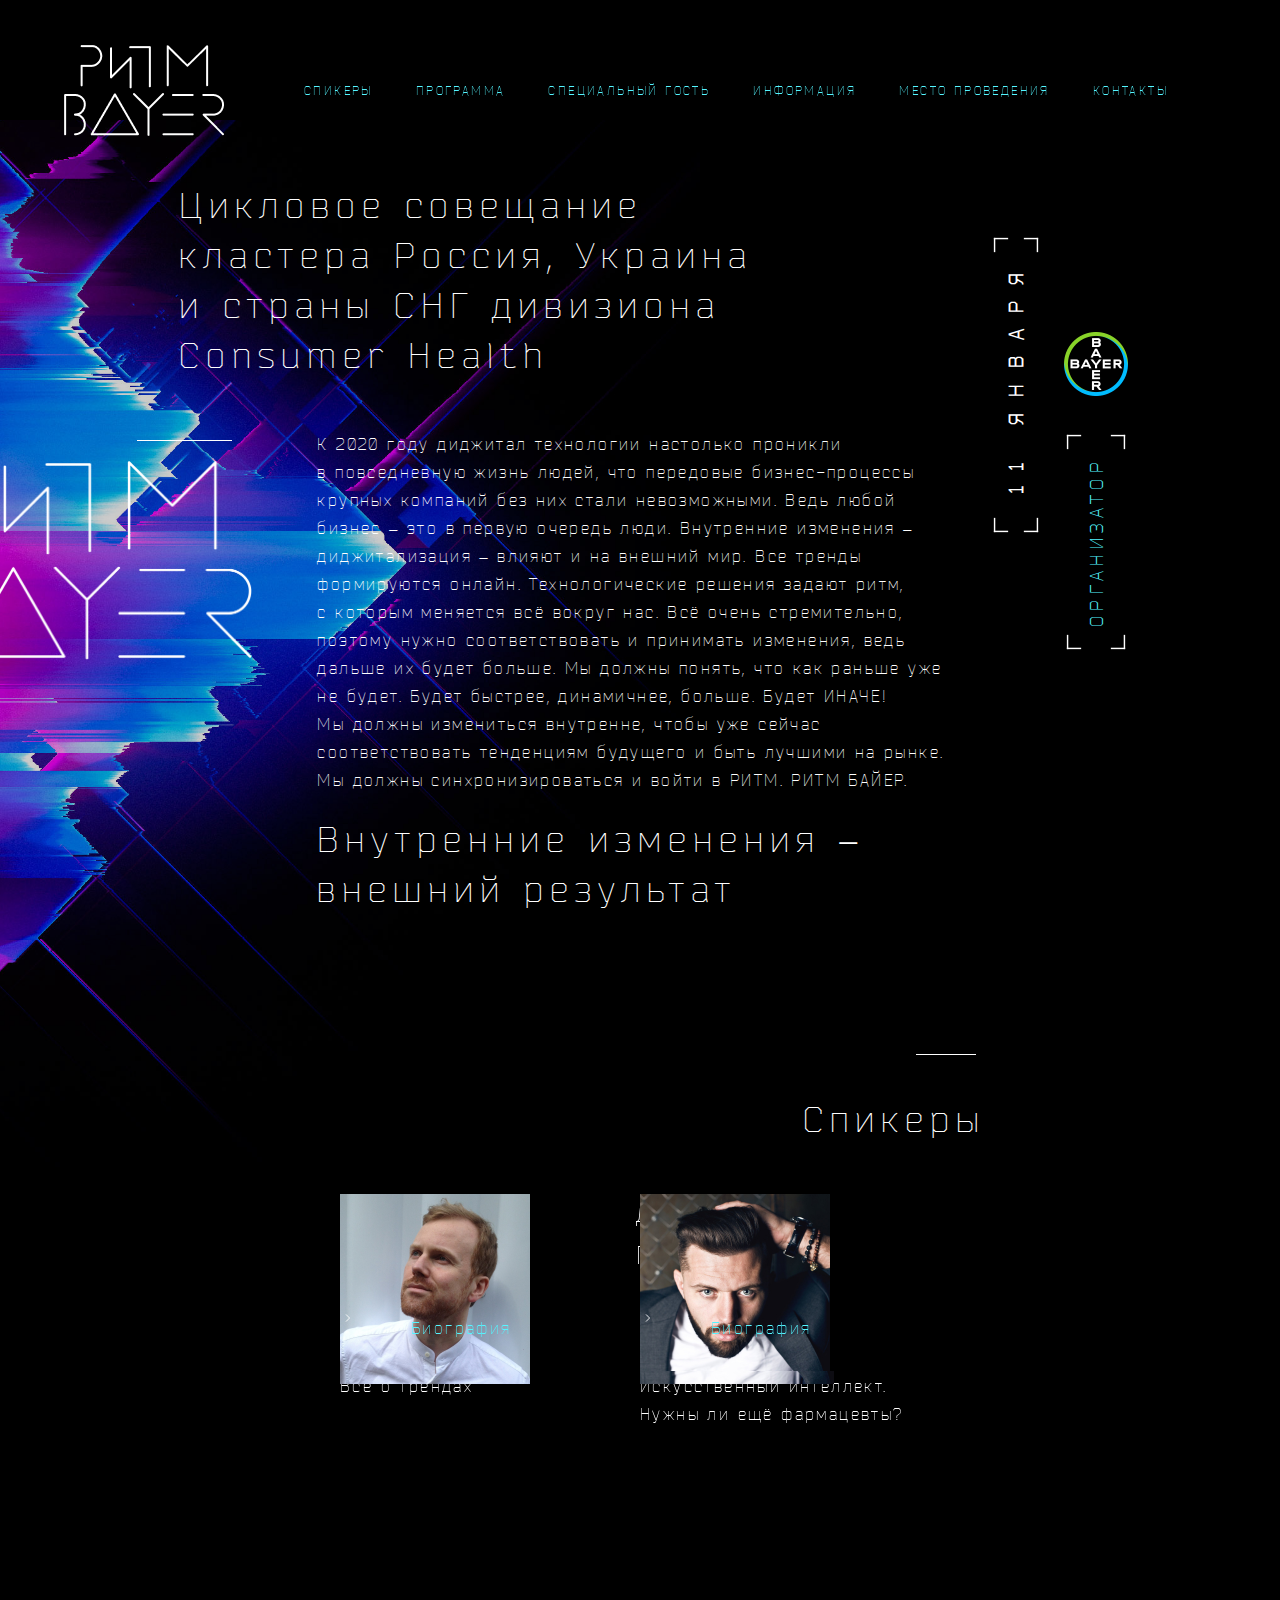
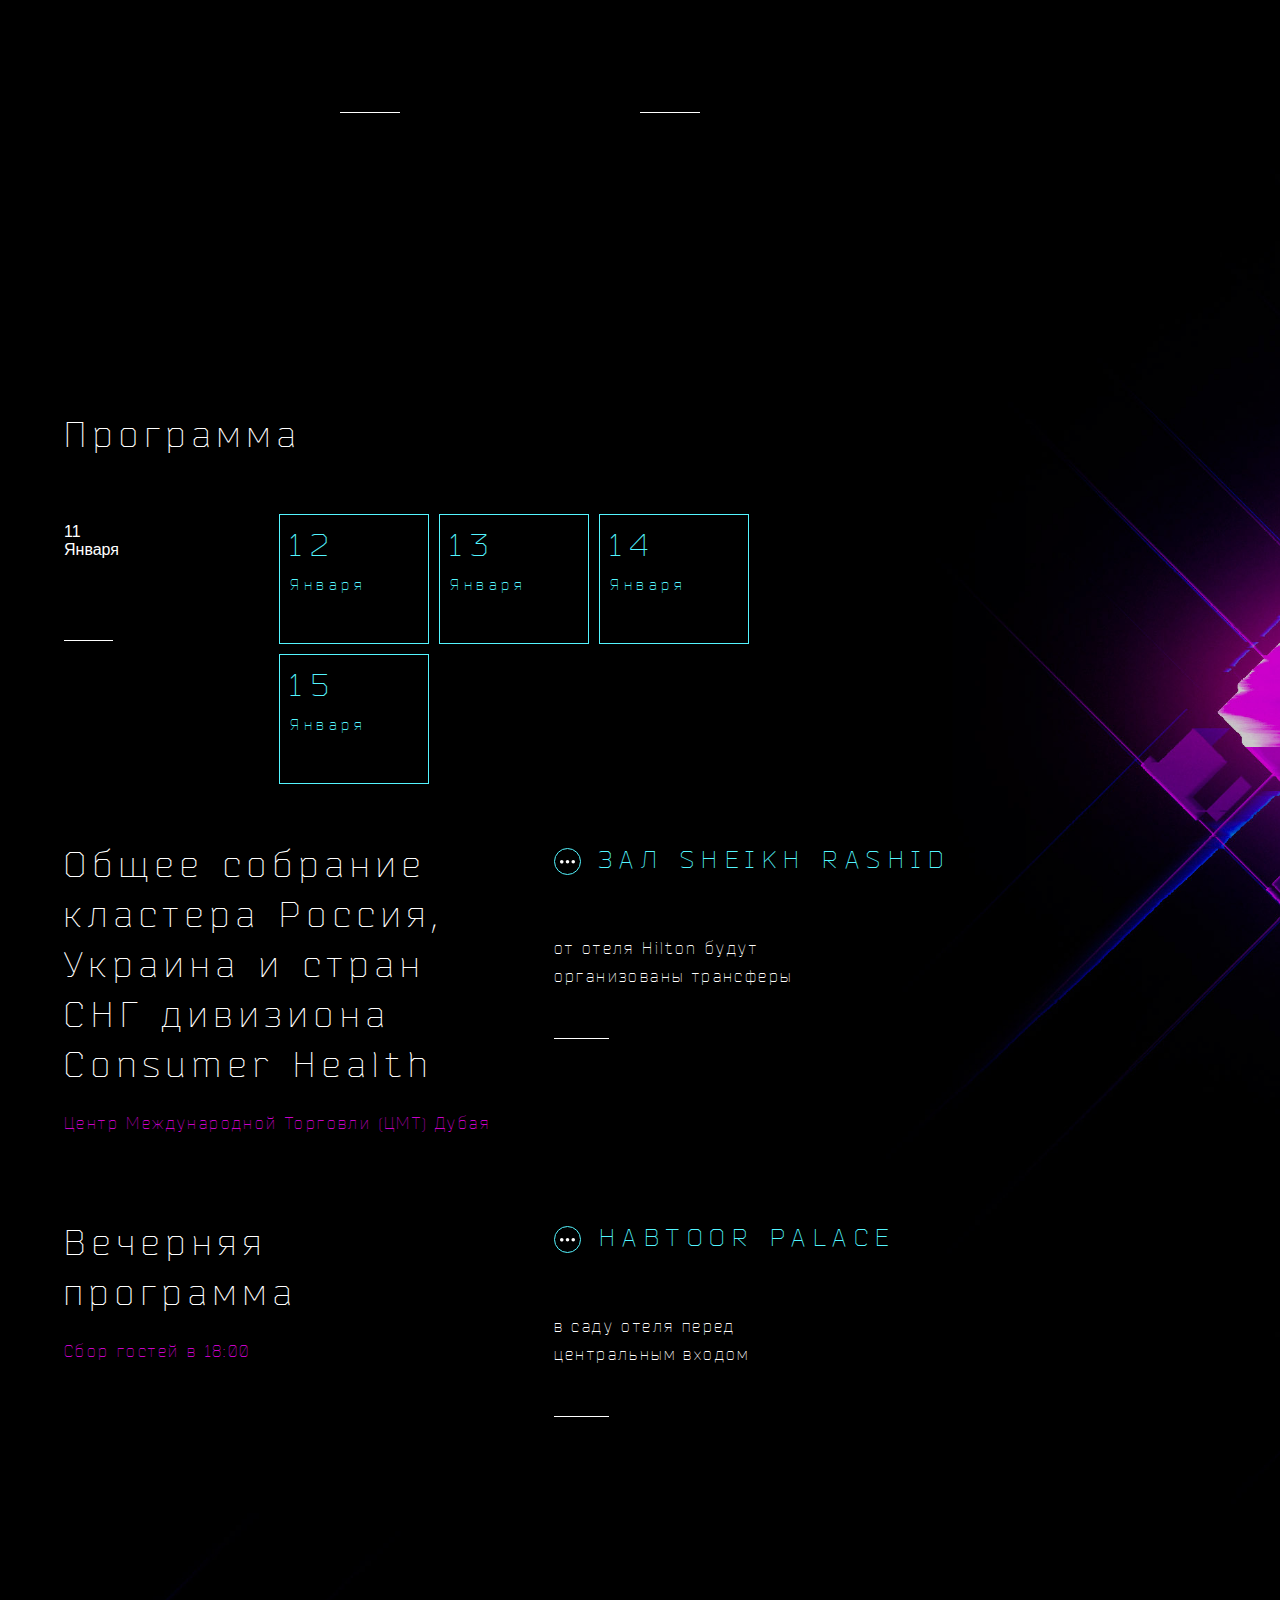
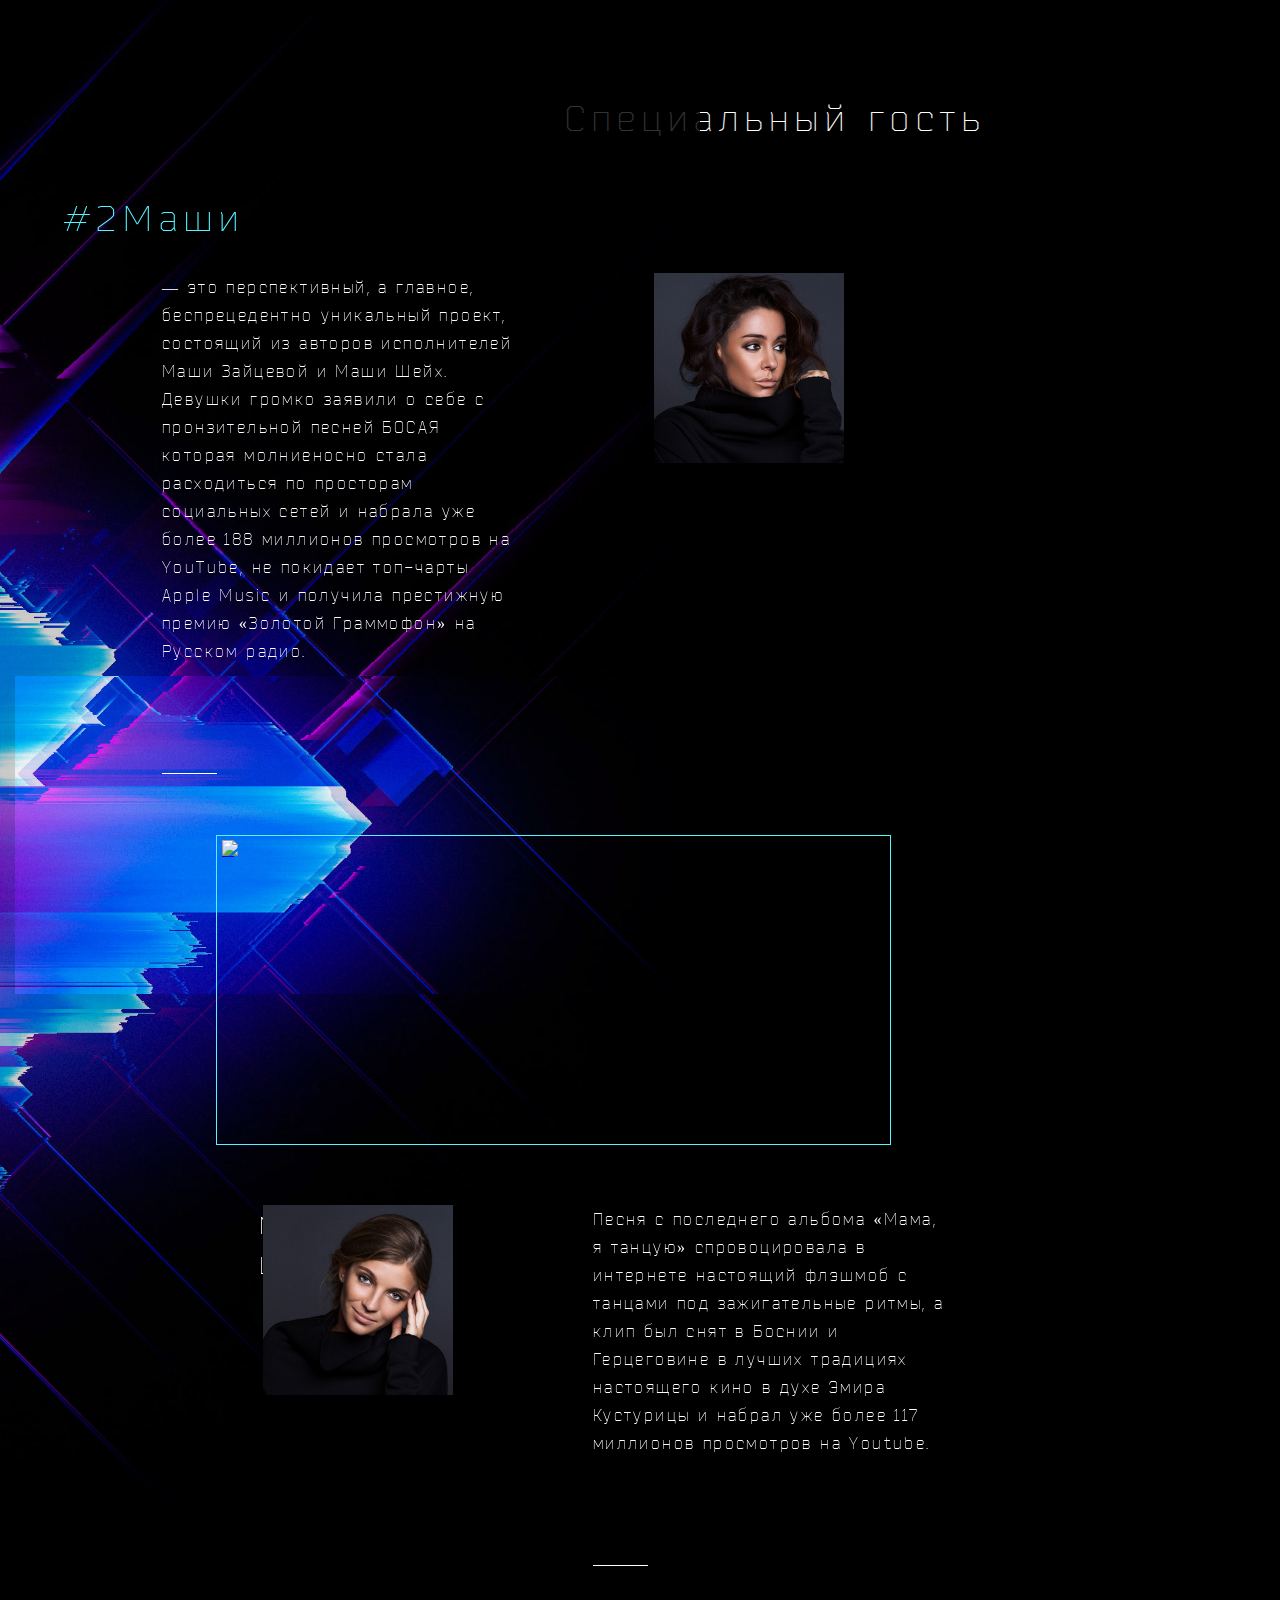
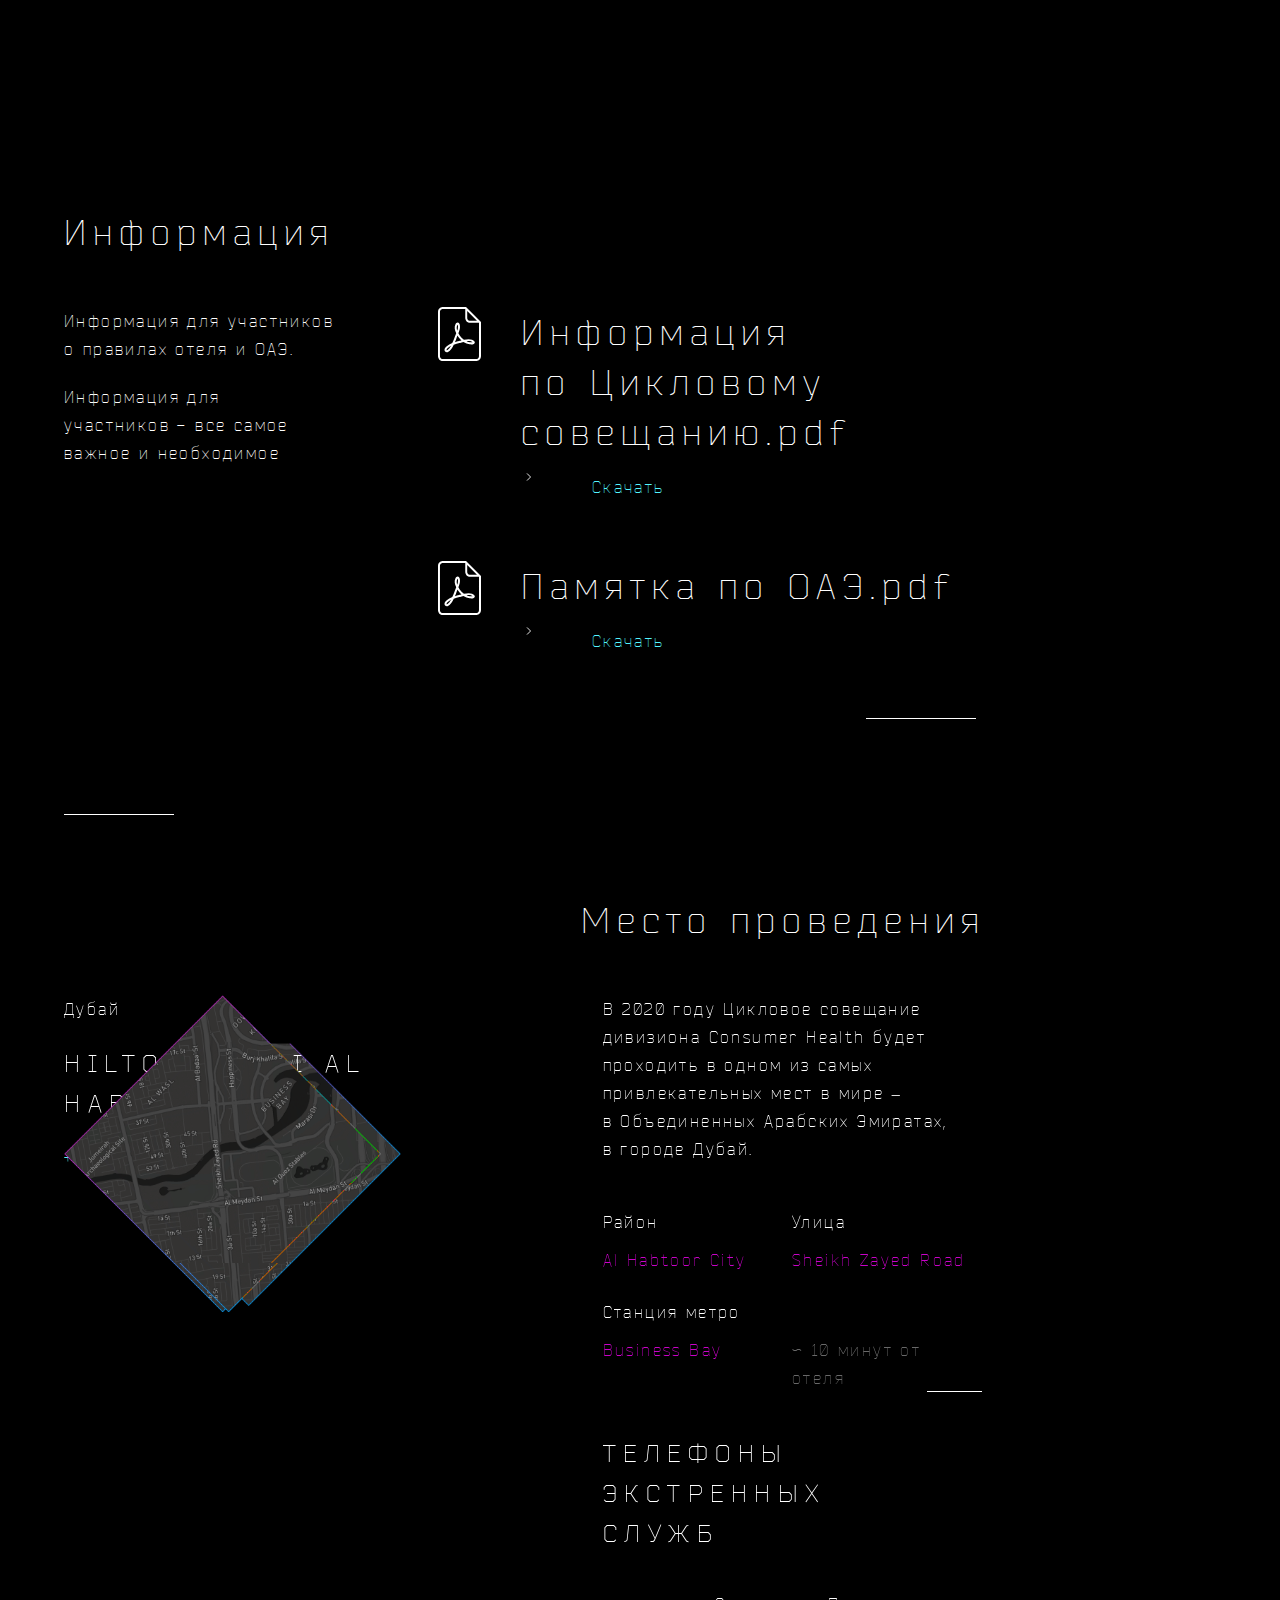
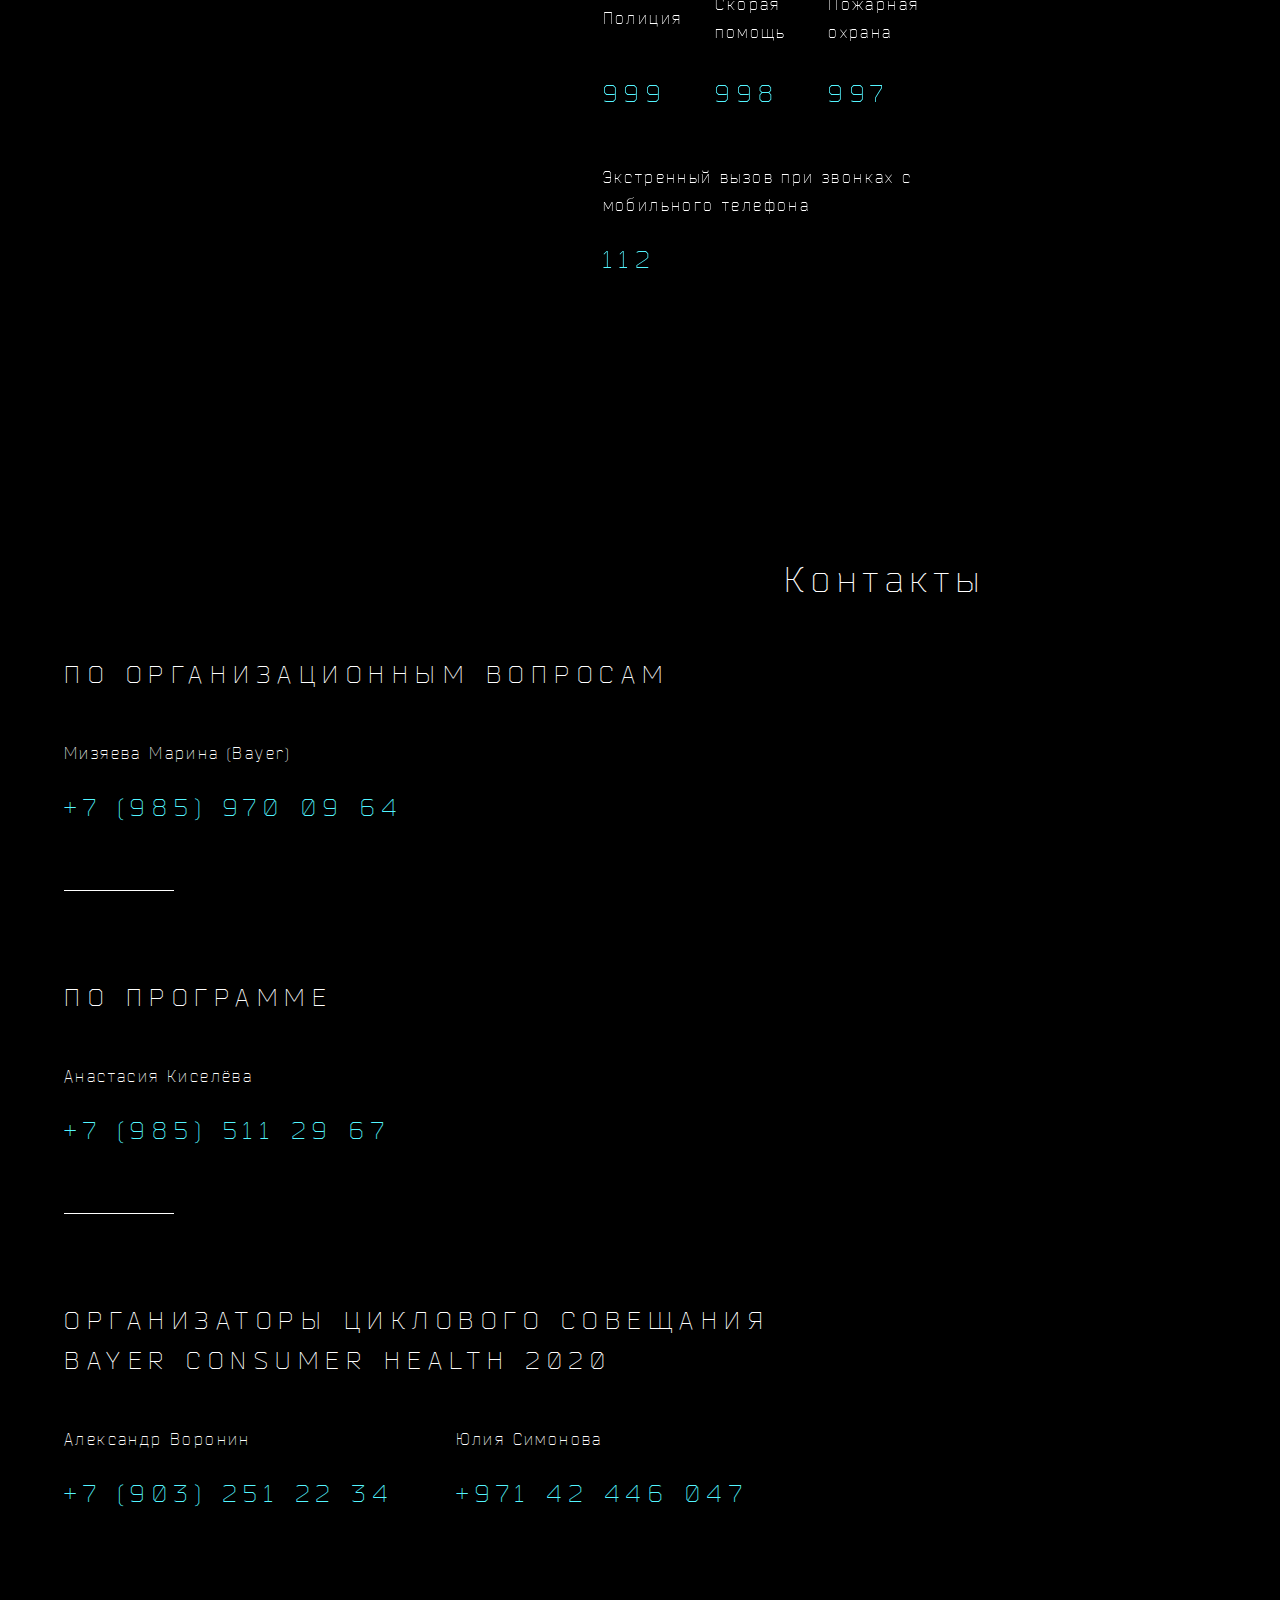
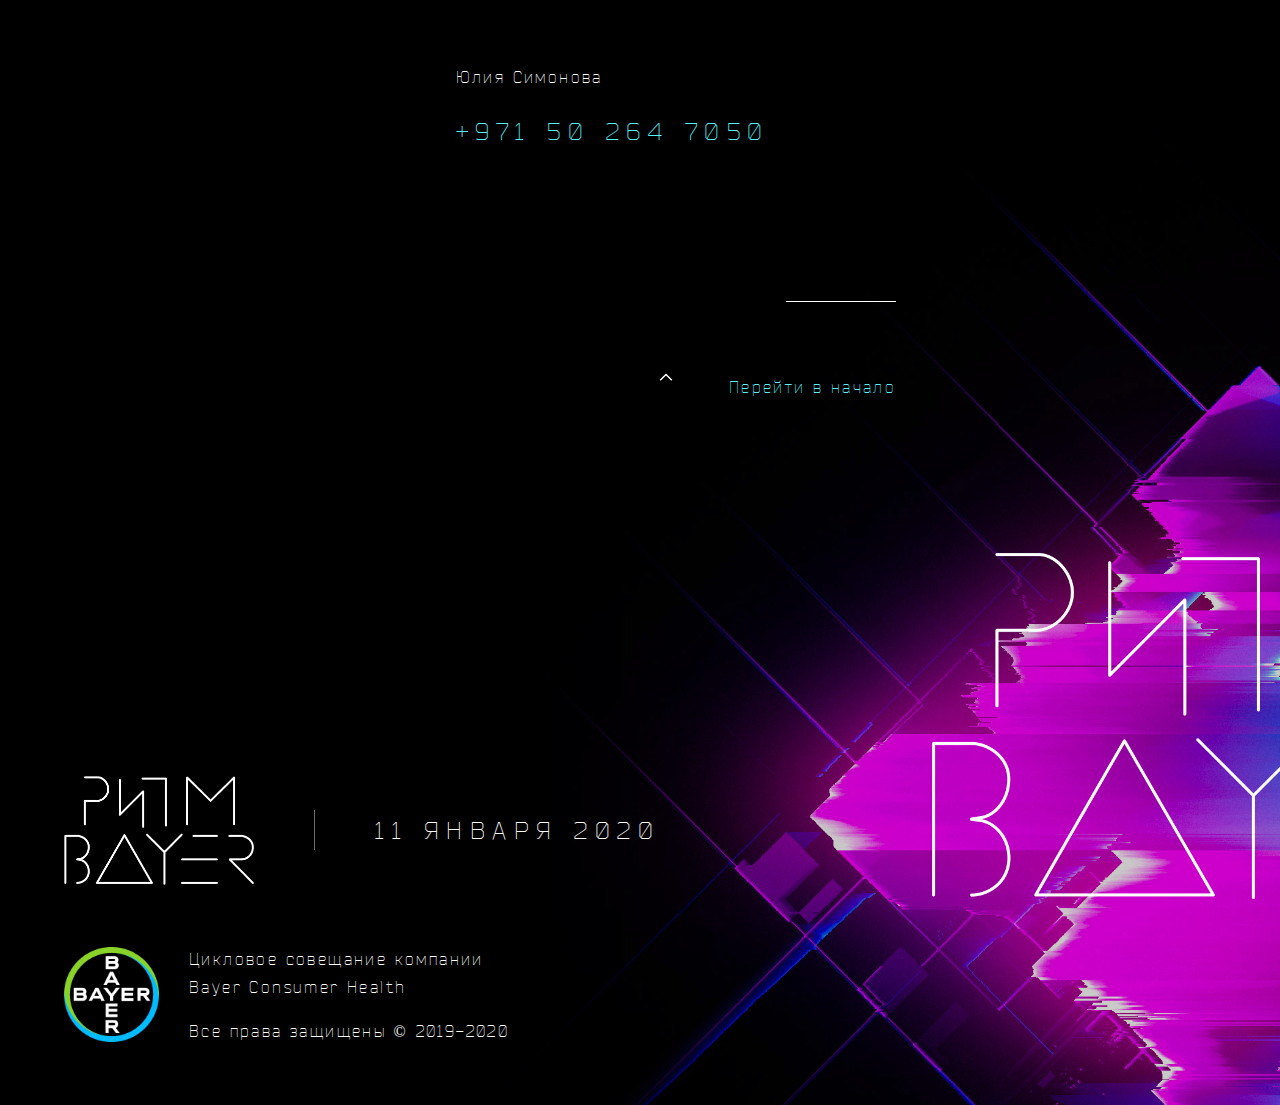
<file: app/index-old.html>
<!DOCTYPE html>
<html lang="ru">

<!-- HEAD START ========================================================================= -->

<head>
    <meta charset="UTF-8">
    <meta name="keywords" content="Bayer, Bayer Consumer Health, Bayer 2020, Bayer Consumer Health 2020, Bayer мероприятие, Bayer мероприятие 2020, Bayer совещание, Bayer цикловое совещание, Bayer дубаи, Bayer дубай, Bayer диджитализация, Bayer ОТС, Bayer конференция, Байер, Байер Consumer Health, Байер 2020, Байер Consumer Health 2020, Байер мероприятие, Байер мероприятие 2020, Байер совещание, Байер цикловое совещание, Байер Дубаи, Байер Дубай, Байер диджитализация, Байер ОТС, Байер конференция">
    <meta name="description" content="Ежегодное мероприятие компании Bayer, где собираются профессионалы одного из крупнейших сегментов фармацевтического рынка – сегмента препаратов ОТС. Тема 2020 года – диджитализация бизнес процессов.">

    <meta name="viewport" content="width=device-width, initial-scale=1.0, maximum-scale=1.0, user-scalable=no">

    <title>Цикловое совещание компании Bayer Consumer Health 2020. Наша цель – дальнейшее укрепление позиций на рынке.</title>
    

    <!-- CSS STYLE ======================================================================== -->

    <link rel="stylesheet" href="css/reset.min.css">
  
    <link rel="stylesheet" media="all" href="fonts/stylesheet.css">
    <link rel="stylesheet" media="all and (min-width: 1201px)" href="scss/desktop.css">
    
    <link rel="stylesheet" media="all and (min-width: 901px) and (max-width: 1200px)" href="scss/laptop.css">
    <link rel="stylesheet" media="all and (min-width: 651px) and (max-width: 900px)" href="scss/tablet.css"> 
    <link rel="stylesheet" media="all and (min-width: 401px) and (max-width: 650px)" href="scss/tablet2.css"> 
    <link rel="stylesheet" media="all and (max-width: 400px)" href="scss/mobile.css">

    
    <link rel="apple-touch-icon" sizes="180x180" href="image/fvicon.png">
    <link rel="icon" type="image/png" sizes="32x32" href="image/fvicon.png">
    <link rel="icon" type="image/png" sizes="16x16" href="image/fvicon1.png">
    

    <!-- CSS STYLE ======================================================= -->

    
</head>

<!-- HEAD END ========================================================================= -->



<body>

    <!-- MAIN START ======================================================================= -->

    <main class="wrapper" id="wrapper">
       
        <header class="header">
            <img src="image/Logo-header.png" alt="Logo" class="header__logo">
            <div class="header__links">
                <a class="header__link" href="#speakers" data-text="спикеры">спикеры</a>
                <a class="header__link" href="#program" data-text="программа">программа</a>
                <a class="header__link" href="#guest" data-text="специальный гость">специальный гость</a>
                <a class="header__link" href="#information" data-text="информация">информация</a>
                <a class="header__link" href="#place" data-text="место проведения">место проведения</a>
<!--                <a class="header__link" href="#exc" data-text="экскурсии">экскурсии</a>-->
                <a class="header__link" href="#contacts" data-text="контакты">контакты</a>
            </div>
            
        </header>
        <div class="header__mobile">
                <div class="header__mobile-part">
                    <img src="image/Logo-header.png" alt="Logo" class="header__logo-mobile ">
                    <button class="header__button " id="header__button-mobile"><img src="image/dods.svg" class="header__mtext"></button>
                </div>
                <div class="header__mlinks " id="header-mobile-menu-popup">
                       <img src="image/header-bckg1.png" alt="" class="header__mbckg1">
                       <img src="image/header-bckg2.png" alt="" class="header__mbckg2">
                    <a class="header__mlink" href="#speakers">спикеры</a>
                    <a class="header__mlink" href="#program">программа</a>
                    <a class="header__mlink" href="#guest">специальный гость</a>
                    <a class="header__mlink" href="#information">информация</a>
                    <a class="header__mlink" href="#place">место проведения</a>
<!--                    <a class="header__mlink" href="#exc">экскурсии</a>-->
                    <a class="header__mlink" href="#contacts">контакты</a>
                    
                </div>
            </div>
        <div class="blocks">
            
            <img src="image/Logo-block.png" alt="" class="block__logo">
            <!-- ГЛАВНЫЙ ЭКРАН ============== -->
            <section class="block">


                <div class="date">
                    <p class="date__title" id="date"></p>
                    <img src="image/corner.svg" alt="" class="date__corner-left-top">

                    <img src="image/corner.svg" alt="" class="date__corner-right-top">
                    <img src="image/corner.svg" alt="" class="date__corner-left-bottom">
                    <img src="image/corner.svg" alt="" class="date__corner-right-bottom">

                </div>
                <div class="sponsor">
                    <a href="https://www.bayer.ru/" class="sponsor__link" target="_blank">

                        
                        <div class="sponsor__block">
                            <span class="sponsor__title1">организатор</span>
                            <img src="image/corner.svg" alt="" class="sponsor__corner-left-top">
                            <img src="image/corner.svg" alt="" class="sponsor__corner-right-top">
                            <img src="image/corner.svg" alt="" class="sponsor__corner-left-bottom">
                            <img src="image/corner.svg" alt="" class="sponsor__corner-right-bottom">
                        </div>
                        <img src="image/sponsor-logo-white.png" alt="Sponsor logo" class="sponsor__logo-white">
                        <img src="image/sponsor-logo-color.png" alt="Sponsor logo" class="sponsor__logo-color">
                    </a>

                </div>
                <div class="block__content">
                    <h2 class="block__title block__title-left" >Цикловое совещание<br>кластера Россия, Украина<br>и&nbsp;страны СНГ дивизиона<br>Consumer Health</h2>
                    <div class="text1">
                        <p class="text1__line">&nbsp;&nbsp;&nbsp;&nbsp;&nbsp;&nbsp;&nbsp;&nbsp;&nbsp;&nbsp;&nbsp;&nbsp;&nbsp;&nbsp;&nbsp;&nbsp;&nbsp;&nbsp;&nbsp;</p>
                        <div class="text1__info " id="text1">
                            <p class="text1__text">К 2020 году диджитал технологии настолько проникли в&nbsp;повседневную жизнь людей, что передовые бизнес-процессы крупных компаний без них стали невозможными. Ведь любой бизнес – это в первую очередь люди. Внутренние изменения –
                                диджитализация – влияют и на внешний мир. Все тренды формируются онлайн.
                                Технологические решения задают ритм, с&nbsp;которым меняется всё вокруг нас. Всё очень
                                стремительно, поэтому нужно соответствовать и принимать изменения,
                                ведь дальше их будет больше. Мы должны понять, что как раньше уже не&nbsp;будет. Будет
                                быстрее, динамичнее, больше. Будет ИНАЧЕ! Мы&nbsp;должны измениться внутренне, чтобы
                                уже сейчас соответствовать тенденциям будущего и быть лучшими на рынке. Мы
                                должны синхронизироваться и войти в&nbsp;РИТМ. РИТМ БАЙЕР.</p>
                            <h3 class="text1__title">Внутренние изменения – внешний результат</h3>
                        </div>
                        <div class="text1__buttons">
                            <button class="button" id="button-text1-more"><img src="image/img-more-button.svg" alt="More button img" class="button__img-more">Подробнее</button>
                            <button class="button button-inactive" id="button-text1-close"><img src="image/img-close-button.svg" alt="Close button img" class="button__img-close">Свернуть</button>
                        </div>
                    </div>
                </div>
            
            </section>
            <!-- ГЛАВНЫЙ ЭКРАН ============== -->
            <img src="image/bckg1.png" alt="" class="block__bckg-right " >
        </div>
        
        <div class="blocks" id="speakers">
            <!-- СПИКЕРЫ ============== -->
            <section class="block">
                <p class="block__line-title2">&nbsp;&nbsp;&nbsp;&nbsp;&nbsp;&nbsp;&nbsp;&nbsp;&nbsp;&nbsp;&nbsp;&nbsp;</p>
                <h2 class="block__title block__title-right">Спикеры</h2>
                <div class="block__names">
                    <div class="names">
                        <img src="image/Medvedev.jpg" alt="Photo Medvedev" class="names__photo" id="glitch1">
                        <h3 class="names__title">Данила<br>Медведев</h3>
                        <button class="button" id="button-popup1"><img src="image/img-more-button.svg" alt="More button img" class="button__img-more" data-text="Биография">Биография</button>
                        <p class="names__text">Всё о трендах</p>
                        <p class="names__line">&nbsp;&nbsp;&nbsp;&nbsp;&nbsp;&nbsp;&nbsp;&nbsp;&nbsp;&nbsp;&nbsp;&nbsp;</p>
                    </div>
                    <div class="names">
                        <img src="image/Grishin.jpg" alt="Photo Grishin" class="names__photo">
                        <h3 class="names__title">Денис<br>Гришин</h3>
                        <button class="button" id="button-popup2"><img src="image/img-more-button.svg" alt="More button img" class="button__img-more" data-text="Биография">Биография</button>
                        <p class="names__text">Искусственный интеллект. Нужны ли ещё фармацевты?</p>
                        <p class="names__line">&nbsp;&nbsp;&nbsp;&nbsp;&nbsp;&nbsp;&nbsp;&nbsp;&nbsp;&nbsp;&nbsp;&nbsp;</p>
                    </div>
                </div>
<!--
                <div class="opros">
                    <a href="" class="opros__link" target="_blank">
                        <div class="opros__block ">
                            <span class="opros__title " data-text="опрос от спикеров">опрос от спикеров</span>
                            <img src="image/corner.svg" alt="" class="opros__corner-left-top">
                            <img src="image/corner.svg" alt="" class="opros__corner-right-top">
                            <img src="image/corner.svg" alt="" class="opros__corner-left-bottom">
                            <img src="image/corner.svg" alt="" class="opros__corner-right-bottom">
                        </div>
                    </a>

                </div>
-->
                
            </section>
            <!-- СПИКЕРЫ ============== -->
        </div>
        <div class="blocks" id="program">
           
            <!-- ПРОГРАММА ============== -->
            <section class="block">

                <h2 class="block__title">Программа</h2>
                <div class="programm">

                    <!-- mobile ========-->
                    <div class="programm__buttons-mobile">
                        <div class="programm__buttons-mobile-one" id="programm-buttons-mobile-one">
                            <button class="programm__button-mobile1 programm__button-mobile1-active" data-id="1">
                                <span class=" programm__button-active-date">11</span>
                                <span class="programm__button-active-month">Января</span>
                                <span class=" programm__button-active-line">&nbsp;&nbsp;&nbsp;&nbsp;&nbsp;&nbsp;&nbsp;&nbsp;&nbsp;&nbsp;&nbsp;</span>
                            </button>
                            <button class="programm__button-mobile1" data-id="2">
                                <span class="programm__button-active-date ">12</span>
                                <span class="programm__button-active-month ">Января</span>
                                <span class="programm__button-active-line">&nbsp;&nbsp;&nbsp;&nbsp;&nbsp;&nbsp;&nbsp;&nbsp;&nbsp;&nbsp;&nbsp;</span>
                            </button>
                            <button class="programm__button-mobile1" data-id="3">
                                <span class="programm__button-active-date ">13</span>
                                <span class="programm__button-active-month ">Января</span>
                                <span class="programm__button-active-line">&nbsp;&nbsp;&nbsp;&nbsp;&nbsp;&nbsp;&nbsp;&nbsp;&nbsp;&nbsp;&nbsp;</span>
                            </button>
                            <button class="programm__button-mobile1" data-id="4">
                                <span class="programm__button-active-date ">14</span>
                                <span class="programm__button-active-month ">Января</span>
                                <span class="programm__button-active-line">&nbsp;&nbsp;&nbsp;&nbsp;&nbsp;&nbsp;&nbsp;&nbsp;&nbsp;&nbsp;&nbsp;</span>
                            </button>
                            <button class="programm__button-mobile1" data-id="5">
                                <span class="programm__button-active-date ">15</span>
                                <span class="programm__button-active-month ">Января</span>
                                <span class="programm__button-active-line">&nbsp;&nbsp;&nbsp;&nbsp;&nbsp;&nbsp;&nbsp;&nbsp;&nbsp;&nbsp;&nbsp;</span>
                            </button>
                        </div>
                        <div class="programm__buttons-mobile-all" id="programm-buttons-mobile-all">
                            <button class="programm__button-mobile2 programm__button-mobile2-inactive" data-id="1">
                                <span class="programm__button-date ">11</span>
                                <span class="programm__button-month ">Января</span>
                                <span class="programm__button-line">&nbsp;&nbsp;&nbsp;&nbsp;&nbsp;&nbsp;&nbsp;&nbsp;&nbsp;&nbsp;&nbsp;</span>
                            </button>
                            <button class="programm__button-mobile2" data-id="2">
                                <span class="programm__button-date ">12</span>
                                <span class="programm__button-month ">Января</span>
                                <span class="programm__button-line">&nbsp;&nbsp;&nbsp;&nbsp;&nbsp;&nbsp;&nbsp;&nbsp;&nbsp;&nbsp;&nbsp;</span>
                            </button>
                            <button class="programm__button-mobile2" data-id="3">
                                <span class="programm__button-date ">13</span>
                                <span class="programm__button-month ">Января</span>
                                <span class="programm__button-line">&nbsp;&nbsp;&nbsp;&nbsp;&nbsp;&nbsp;&nbsp;&nbsp;&nbsp;&nbsp;&nbsp;</span>
                            </button>
                            <button class="programm__button-mobile2" data-id="4">
                                <span class="programm__button-date ">14</span>
                                <span class="programm__button-month ">Января</span>
                                <span class="programm__button-line">&nbsp;&nbsp;&nbsp;&nbsp;&nbsp;&nbsp;&nbsp;&nbsp;&nbsp;&nbsp;&nbsp;</span>
                            </button>
                            <button class="programm__button-mobile2" data-id="5">
                                <span class="programm__button-date ">15</span>
                                <span class="programm__button-month ">Января</span>
                                <span class="programm__button-line">&nbsp;&nbsp;&nbsp;&nbsp;&nbsp;&nbsp;&nbsp;&nbsp;&nbsp;&nbsp;&nbsp;</span>
                            </button>
                        </div>
                    </div>
                    <!-- mobile ========-->

                    <div class="programm__buttons" id="program-buttons">
                        <button class="programm__button programm__button-active " data-id="1">
                            <span class="programm__button-date programm__button-active-date">11</span>
                            <span class="programm__button-month programm__button-active-month">Января</span>
                            <span class="programm__button-line programm__button-active-line">&nbsp;&nbsp;&nbsp;&nbsp;&nbsp;&nbsp;&nbsp;&nbsp;&nbsp;&nbsp;&nbsp;</span>
                        </button>
                        <button class="programm__button " data-id="2">
                            <span class="programm__button-date ">12</span>
                            <span class="programm__button-month ">Января</span>
                            <span class="programm__button-line">&nbsp;&nbsp;&nbsp;&nbsp;&nbsp;&nbsp;&nbsp;&nbsp;&nbsp;&nbsp;&nbsp;</span>
                        </button>
                        <button class="programm__button" data-id="3">
                            <span class="programm__button-date ">13</span>
                            <span class="programm__button-month ">Января</span>
                            <span class="programm__button-line">&nbsp;&nbsp;&nbsp;&nbsp;&nbsp;&nbsp;&nbsp;&nbsp;&nbsp;&nbsp;&nbsp;</span>
                        </button>
                        <button class="programm__button" data-id="4">
                            <span class="programm__button-date ">14</span>
                            <span class="programm__button-month ">Января</span>
                            <span class="programm__button-line">&nbsp;&nbsp;&nbsp;&nbsp;&nbsp;&nbsp;&nbsp;&nbsp;&nbsp;&nbsp;&nbsp;</span>
                        </button>
                        <button class="programm__button" data-id="5">
                            <span class="programm__button-date ">15</span>
                            <span class="programm__button-month ">Января</span>
                            <span class="programm__button-line">&nbsp;&nbsp;&nbsp;&nbsp;&nbsp;&nbsp;&nbsp;&nbsp;&nbsp;&nbsp;&nbsp;</span>
                        </button>
                    </div>
                    <div class="programm__blocks">
                        <!-- ONE BLOCK ========= -->
                        <div class="programm__block programm__block-active" data-id="1">
                            <div class="programm__part">
                                <div class="programm__names">
                                    <h3 class="programm__name">Общее собрание кластера Россия, Украина и стран СНГ дивизиона Consumer Health</h3>
                                    <p class="programm__text">Центр Международной Торговли (ЦМТ) Дубая</p>
                                </div>
                                <div class="programm__info">
                                    <h3 class="programm__titles"><a href="https://www.dwtc.com/en/contact" class="programm__icon-link" target="_blank"><img src="image/dods-icon.svg" alt="dods icon" class="programm__icon"></a>Зал Sheikh Rashid</h3>
                                    <p class="programm__about">от отеля Hilton будут организованы трансферы</p>
                                    <span class="programm__line">&nbsp;&nbsp;&nbsp;&nbsp;&nbsp;&nbsp;&nbsp;&nbsp;&nbsp;&nbsp;&nbsp;</span>
                                </div>
                            </div>
                            <div class="programm__part">
                                <div class="programm__names">
                                    <h3 class="programm__name">Вечерняя программа</h3>
                                    <p class="programm__text">Сбор гостей в 18:00</p>
                                </div>
                                <div class="programm__info">
                                    <h3 class="programm__titles"><a href="https://www.guestreservations.com/the-westin-dubai-al-habtoor-city-2/booking?gclid=CjwKCAiAluLvBRASEiwAAbX3GebSqutyWJHjAaoWeOSikFIdeJYSAL7uKLWEdQge1skJdk5SckL6JxoCIAAQAvD_BwE" class="programm__icon-link" target="_blank"><img src="image/dods-icon.svg" alt="dods icon" class="programm__icon"></a>Habtoor Palace</h3>
                                    <p class="programm__about">в саду отеля перед центральным входом</p>
                                    <span class="programm__line">&nbsp;&nbsp;&nbsp;&nbsp;&nbsp;&nbsp;&nbsp;&nbsp;&nbsp;&nbsp;&nbsp;</span>
                                </div>
                            </div>
                        </div>
                        <!-- ONE BLOCK ========= -->

                        <!-- ONE BLOCK ========= -->
                        <div class="programm__block " data-id="2">
                            <div class="programm__part">
                                <div class="programm__names">
                                    <h3 class="programm__name">Совещание регионов</h3>
                                    <p class="programm__text">08:00 – 12:00</p>
                                </div>
                                <div class="programm__info">
                                    <h3 class="programm__titles">отель Hilton</h3>
                                    <div class="programm__more">
                                        <p class="programm__infos">Ballroom A</p>
                                        <p class="programm__infos">Северо-Запад - Урал</p>
                                    </div>
                                    <div class="programm__more">
                                        <p class="programm__infos">Ballroom B</p>
                                        <p class="programm__infos">Москва-Центр</p>
                                    </div>
                                    <div class="programm__more">
                                        <p class="programm__infos">Ballroom C</p>
                                        <p class="programm__infos">Юг - Волга</p>
                                    </div>
                                    <div class="programm__more">
                                        <p class="programm__infos"></p>
                                        <p class="programm__infos">Юг - Волга</p>
                                    </div>
                                    <h3 class="programm__titles">Habtoor Palace</h3>
                                    <div class="programm__more">
                                        <p class="programm__infos">Habtoor Ballroom A</p>
                                        <p class="programm__infos">Сибирь – Дальний Восток</p>
                                    </div>
                                    <span class="programm__line">&nbsp;&nbsp;&nbsp;&nbsp;&nbsp;&nbsp;&nbsp;&nbsp;&nbsp;&nbsp;&nbsp;</span>
                                </div>
                            </div>

                            <div class="programm__part">
                                <div class="programm__names">
                                    <h3 class="programm__name">Обучающие сессии медицинских представителей</h3>
                                    <p class="programm__text"></p>
                                </div>
                                <div class="programm__info">
                                    <h3 class="programm__titles">Ground Floor: зона основных залов</h3>
                                    <div class="programm__more">
                                        <p class="programm__infos">Ballroom A</p>
                                        <p class="programm__infos">УВМП</p>
                                    </div>
                                    <div class="programm__more">
                                        <p class="programm__infos">Ballroom А</p>
                                        <p class="programm__infos">ВМП Л1</p>
                                    </div>
                                    <div class="programm__more">
                                        <p class="programm__infos">Ballroom B</p>
                                        <p class="programm__infos">АПМ</p>
                                    </div>
                                    <div class="programm__more">
                                        <p class="programm__infos">Ballroom C</p>
                                        <p class="programm__infos">ВМП Л2</p>
                                    </div>

                                    <span class="programm__line">&nbsp;&nbsp;&nbsp;&nbsp;&nbsp;&nbsp;&nbsp;&nbsp;&nbsp;&nbsp;&nbsp;</span>
                                </div>
                            </div>


                            <div class="programm__part">
                                <div class="programm__names">
                                    <h3 class="programm__name">Обучающие сессии групп: СП, сети, коммерческий отдел</h3>
                                    <p class="programm__text"></p>
                                </div>
                                <div class="programm__info">
                                    <h3 class="programm__titles">Level 2: конференц-залы</h3>
                                    <div class="programm__more">
                                        <p class="programm__infos">Iris + Lily</p>
                                        <p class="programm__infos">Специалисты по продукту</p>
                                    </div>
                                    <div class="programm__more">
                                        <p class="programm__infos">Malva + Magnolia</p>
                                        <p class="programm__infos">Отдел по работе с сетями</p>
                                    </div>
                                    <div class="programm__more">
                                        <p class="programm__infos">Lotus</p>
                                        <p class="programm__infos">Коммерческий отдел</p>
                                    </div>

                                    <span class="programm__line"></span>
                                </div>
                            </div>

                            <div class="programm__part">
                                <div class="programm__names">
                                    <h3 class="programm__name">Обучающие сессии группы УКРАИНА</h3>
                                    <p class="programm__text"></p>
                                </div>
                                <div class="programm__info">
                                    <h3 class="programm__titles">Level 1: конференц-залы</h3>
                                    <p class="programm__about">Объединенный зал:</p>
                                    <p class="programm__about">Carnation, Chia и Arfaj</p>

                                    <span class="programm__line"></span>
                                </div>
                            </div>

                            <div class="programm__part">
                                <div class="programm__names">
                                    <h3 class="programm__name">Обучающие сессии группы из стран СНГ</h3>
                                    <p class="programm__text"></p>
                                </div>
                                <div class="programm__info">
                                    <h3 class="programm__titles">отель V</h3>
                                    <p class="programm__about">Зал Amazing (Grate), расположенный на 4 этаже</p>


                                    <span class="programm__line"></span>
                                </div>
                            </div>

                        </div>
                        <!-- ONE BLOCK ========= -->

                        <!-- ONE BLOCK ========= -->
                        <div class="programm__block " data-id="3">
                            <div class="programm__part">
                                <div class="programm__names">
                                    <h3 class="programm__name">Обучающие сессии медицинских представителей</h3>
                                    <p class="programm__text"></p>
                                </div>
                                <div class="programm__info">
                                    <h3 class="programm__titles">Ground Floor: зона основных залов</h3>
                                    <div class="programm__more">
                                        <p class="programm__infos">Ballroom A</p>
                                        <p class="programm__infos">УВМП</p>
                                    </div>
                                    <div class="programm__more">
                                        <p class="programm__infos">Ballroom А</p>
                                        <p class="programm__infos">ВМП Л1</p>
                                    </div>
                                    <div class="programm__more">
                                        <p class="programm__infos">Ballroom B</p>
                                        <p class="programm__infos">АПМ</p>
                                    </div>
                                    <div class="programm__more">
                                        <p class="programm__infos">Ballroom C</p>
                                        <p class="programm__infos">ВМП Л2</p>
                                    </div>

                                    <span class="programm__line">&nbsp;&nbsp;&nbsp;&nbsp;&nbsp;&nbsp;&nbsp;&nbsp;&nbsp;&nbsp;&nbsp;</span>
                                </div>
                            </div>

                            <div class="programm__part">
                                <div class="programm__names">
                                    <h3 class="programm__name">Обучающие сессии групп: СП, сети, коммерческий отдел</h3>
                                    <p class="programm__text"></p>
                                </div>
                                <div class="programm__info">
                                    <h3 class="programm__titles">Level 2: конференц-залы</h3>
                                    <div class="programm__more">
                                        <p class="programm__infos">Iris + Lily</p>
                                        <p class="programm__infos">Специалисты по продукту</p>
                                    </div>
                                    <div class="programm__more">
                                        <p class="programm__infos">Malva + Magnolia</p>
                                        <p class="programm__infos">Отдел по работе с сетями</p>
                                    </div>
                                    <div class="programm__more">
                                        <p class="programm__infos">Lotus</p>
                                        <p class="programm__infos">Коммерческий отдел</p>
                                    </div>

                                    <span class="programm__line">&nbsp;&nbsp;&nbsp;&nbsp;&nbsp;&nbsp;&nbsp;&nbsp;&nbsp;&nbsp;&nbsp;</span>
                                </div>
                            </div>

                            <div class="programm__part">
                                <div class="programm__names">
                                    <h3 class="programm__name">Обучающие сессии группы УКРАИНА</h3>
                                    <p class="programm__text"></p>
                                </div>
                                <div class="programm__info">
                                    <h3 class="programm__titles">Level 1: конференц-залы</h3>
                                    <p class="programm__about">Объединенный зал:</p>
                                    <p class="programm__about">Carnation, Chia и Arfaj</p>

                                    <span class="programm__line"></span>
                                </div>
                            </div>

                            <div class="programm__part">
                                <div class="programm__names">
                                    <h3 class="programm__name">Обучающие сессии группы из стран СНГ</h3>
                                    <p class="programm__text"></p>
                                </div>
                                <div class="programm__info">
                                    <h3 class="programm__titles">отель V</h3>
                                    <p class="programm__about">Зал Amazing (Grate), расположенный на 4 этаже</p>


                                    <span class="programm__line"></span>
                                </div>
                            </div>

                        </div>
                        <!-- ONE BLOCK ========= -->

                        <!-- ONE BLOCK ========= -->
                        <div class="programm__block " data-id="4">
                            <div class="programm__part">
                                <div class="programm__names">
                                    <h3 class="programm__name">Обучающие сессии медицинских представителей</h3>
                                    <p class="programm__text"></p>
                                </div>
                                <div class="programm__info">
                                    <h3 class="programm__titles">Ground Floor: зона основных залов</h3>
                                    <div class="programm__more">
                                        <p class="programm__infos">Ballroom A</p>
                                        <p class="programm__infos">УВМП</p>
                                    </div>
                                    <div class="programm__more">
                                        <p class="programm__infos">Ballroom А</p>
                                        <p class="programm__infos">ВМП Л1</p>
                                    </div>
                                    <div class="programm__more">
                                        <p class="programm__infos">Ballroom B</p>
                                        <p class="programm__infos">АПМ</p>
                                    </div>
                                    <div class="programm__more">
                                        <p class="programm__infos">Ballroom C</p>
                                        <p class="programm__infos">ВМП Л2</p>
                                    </div>

                                    <span class="programm__line">&nbsp;&nbsp;&nbsp;&nbsp;&nbsp;&nbsp;&nbsp;&nbsp;&nbsp;&nbsp;&nbsp;</span>
                                </div>
                            </div>

                            <div class="programm__part">
                                <div class="programm__names">
                                    <h3 class="programm__name">Обучающие сессии групп: СП, сети, коммерческий отдел</h3>
                                    <p class="programm__text"></p>
                                </div>
                                <div class="programm__info">
                                    <h3 class="programm__titles">Level 2: конференц-залы</h3>
                                    <div class="programm__more">
                                        <p class="programm__infos">Iris + Lily</p>
                                        <p class="programm__infos">Специалисты по продукту</p>
                                    </div>
                                    <div class="programm__more">
                                        <p class="programm__infos">Malva + Magnolia</p>
                                        <p class="programm__infos">Отдел по работе с сетями</p>
                                    </div>
                                    <div class="programm__more">
                                        <p class="programm__infos">Lotus</p>
                                        <p class="programm__infos">Коммерческий отдел</p>
                                    </div>

                                    <span class="programm__line"></span>
                                </div>
                            </div>

                            <div class="programm__part">
                                <div class="programm__names">
                                    <h3 class="programm__name">Обучающие сессии группы УКРАИНА</h3>
                                    <p class="programm__text"></p>
                                </div>
                                <div class="programm__info">
                                    <h3 class="programm__titles">Level 1: конференц-залы</h3>
                                    <p class="programm__about">Объединенный зал:</p>
                                    <p class="programm__about">Carnation, Chia и Arfaj</p>

                                    <span class="programm__line"></span>
                                </div>
                            </div>

                            <div class="programm__part">
                                <div class="programm__names">
                                    <h3 class="programm__name">Обучающие сессии группы из стран СНГ</h3>
                                    <p class="programm__text"></p>
                                </div>
                                <div class="programm__info">
                                    <h3 class="programm__titles">отель V</h3>
                                    <p class="programm__about">Зал Amazing (Grate), расположенный на 4 этаже</p>


                                    <span class="programm__line"></span>
                                </div>
                            </div>

                        </div>
                        <!-- ONE BLOCK ========= -->

                        <!-- ONE BLOCK ========= -->
                        <div class="programm__block " data-id="5">
                            <div class="programm__part">
                                <div class="programm__names">
                                    <h3 class="programm__name">Обучающие сессии группы УКРАИНА</h3>
                                    <p class="programm__text"></p>
                                </div>
                                <div class="programm__info">
                                    <h3 class="programm__titles">Level 1: конференц-залы</h3>
                                    <p class="programm__about">Объединенный зал: Carnation, Chia и Arfaj</p>
                                    

                                    <span class="programm__line">&nbsp;&nbsp;&nbsp;&nbsp;&nbsp;&nbsp;&nbsp;&nbsp;&nbsp;&nbsp;&nbsp;</span>
                                </div>
                            </div>

                            <div class="programm__part">
                                <div class="programm__names">
                                    <h3 class="programm__name">Обучающие сессии группы из стран СНГ</h3>
                                    <p class="programm__text"></p>
                                </div>
                                <div class="programm__info">
                                    <h3 class="programm__titles">отель V</h3>
                                    <p class="programm__about">Зал Amazing (Grate), расположенный на 4 этаже</p>


                                    <span class="programm__line">&nbsp;&nbsp;&nbsp;&nbsp;&nbsp;&nbsp;&nbsp;&nbsp;&nbsp;&nbsp;&nbsp;</span>
                                </div>
                            </div>

                        </div>
                        <!-- ONE BLOCK ========= -->
                    </div>
                </div>
            </section>
            <!-- ПРОГРАММА ============== -->
             <img src="image/bckg2.png" alt="" class="block__bckg-left ">
        </div>
        <div class="blocks" id="guest">
           
            <!-- ГОСТИ ============== -->
            <section class="block">
                <h2 class="block__title block__title-right">Специальный гость</h2>
                <div class="guest">
                    <h3 class="guest__title">#2Маши</h3>
                    <div class="guest__block">
                        <div class="guest__info">
                            <p class="guest__text">— это перспективный, а главное, беспрецедентно уникальный проект, состоящий из авторов исполнителей Маши Зайцевой и Маши Шейх. Девушки громко заявили о себе с пронзительной песней БОСАЯ которая молниеносно стала расходиться по просторам социальных сетей и набрала уже более 188 миллионов просмотров на YouTube, не покидает топ-чарты Apple Music и получила престижную премию «Золотой Граммофон» на Русском радио.</p>
                            <span class="guest__line">&nbsp;&nbsp;&nbsp;&nbsp;&nbsp;&nbsp;&nbsp;&nbsp;&nbsp;&nbsp;&nbsp;</span>
                        </div>
                        <div class="guest__names">
                            <img src="image/zaceva.jpg" alt="Маша Зайцева" class="guest__image">
                            <h3 class="guest__name">Маша<br>Зайцева</h3>
                            <button class="button guest-button-mobile" id="button-popup-zayceva"><img src="image/img-more-button.svg" alt="More button img" class="button__img-more">Подробнее</button>
                        </div>
                    </div>
                    
                    <!-- VIDEO =================== -->
                    
                    <div class="guest__video " id="Vbtpm23ucw4" >

                <iframe
                  width="663"
                  height="300"
                  src="https://www.youtube.com/embed/Vbtpm23ucw4"
                  srcdoc="<style>*{padding:0;margin:0;overflow:hidden}html,body{height:100%}img,span{position:absolute;width:100%;top:0;bottom:0;margin:auto}span{height:1.5em;text-align:center;font:48px/1.5 sans-serif;color:white;text-shadow:0 0 0.5em black}</style><a href=https://www.youtube.com/embed/Vbtpm23ucw4?autoplay=1><img src=https://rhythmbayer.com/image/video-bckg.jpg <span>▶</span></a>"
                  frameborder="0"
                  allow="accelerometer; autoplay; encrypted-media; gyroscope; picture-in-picture"
                  allowfullscreen
                  title=""
                ></iframe>
                    </div>

                   <!-- VIDEO =================== -->
                   
                    <div class="guest__block">

                        <div class="guest__names">
                            <img src="image/sheih.jpg" alt="Маша Шейх" class="guest__image">
                            <h3 class="guest__name">Маша<br>Шейх</h3>
                            <button class="button guest-button-mobile" id="button-popup-sheih"><img src="image/img-more-button.svg" alt="More button img" class="button__img-more">Подробнее</button>
                        </div>
                        <div class="guest__info">
                            <p class="guest__text">Песня с последнего альбома «Мама, я танцую» спровоцировала в интернете настоящий флэшмоб с танцами под зажигательные ритмы, а клип был снят в Боснии и Герцеговине в лучших традициях настоящего кино в духе Эмира Кустурицы и набрал уже более 117 миллионов просмотров на Youtube.</p>
                            <span class="guest__line">&nbsp;&nbsp;&nbsp;&nbsp;&nbsp;&nbsp;&nbsp;&nbsp;&nbsp;&nbsp;&nbsp;</span>
                        </div>
                    </div>
                </div>
            </section>
            <!-- ГОСТИ ============== -->
            <img src="image/bckg3.png" alt="" class="block__bckg-right2">
        </div>
        <div class="blocks" id="information">
            <!-- INFORMATION ============== -->
            <section class="block">
                <h2 class="block__title">Информация</h2>
                <div class="info">
                    <div class="info__texts">
                        <p class="info__text">Информация для&nbsp;участников о&nbsp;правилах отеля и&nbsp;ОАЭ.</p>
                        <p class="info__text">Информация для участников&nbsp;- все&nbsp;самое важное и&nbsp;необходимое</p>
                    </div>
                    <div class="info__downloads">
                        <div class="info__download">
                           <img src="image/pdf-icon.svg" alt="pdf icon" class="info__icon">
                            <div class="info__names">
                               
                                <h3 class="info__name">Информация по&nbsp;Цикловому совещанию.pdf</h3>
                                <a class="button" href="files/obshaya-pamyatka-2.pdf" target="_blank"><img src="image/img-more-button.svg" alt="More button img" class="button__img-more">Скачать</a>
                            </div>
                            
                        </div>
                        <div class="info__download">
                          <img src="image/pdf-icon.svg" alt="pdf icon" class="info__icon">
                           <div class="info__names">
                              
                               <h3 class="info__name">Памятка по&nbsp;ОАЭ.pdf</h3>
                               <a class="button" href="files/pamiatka-po-prebivaniu-v-otele.pdf" target="_blank"><img src="image/img-more-button.svg" alt="More button img" class="button__img-more">Скачать</a>
                            </div>
                            
                        </div>
                        <span class="info__line">&nbsp;&nbsp;&nbsp;&nbsp;&nbsp;&nbsp;&nbsp;&nbsp;&nbsp;&nbsp;&nbsp;&nbsp;&nbsp;&nbsp;&nbsp;&nbsp;&nbsp;&nbsp;&nbsp;&nbsp;&nbsp;&nbsp;</span>
                    </div>
                </div>
            </section>
            <!-- INFORMATION ============== -->
        </div>
        <div class="blocks" id="place">
            <!-- PLACE ============== -->
            <section class="block">
                <h2 class="block__title block__title-right">Место проведения</h2>
                <div class="place">
                    <div class="place__adress">
                        <h4 class="place__city">Дубай</h4>
                        <h3 class="place__hotel">HILTON DUBAI AL HABTOOR CITY</h3>
                        <a href="tel:+97144373333" class="place__phone2">+971-4-437-33-33</a>
                        <span class="place__line">&nbsp;&nbsp;&nbsp;&nbsp;&nbsp;&nbsp;&nbsp;&nbsp;&nbsp;&nbsp;&nbsp;&nbsp;&nbsp;&nbsp;&nbsp;&nbsp;&nbsp;&nbsp;&nbsp;&nbsp;&nbsp;&nbsp;</span>
                        <img src="image/map.png" alt="Map" class="place__map">
                        
                    </div>
                    <div class="place__infos">
                        <div class="place__info">
                            <p class="place__text">В 2020 году Цикловое совещание дивизиона Consumer Health будет проходить в одном из самых привлекательных мест в мире – в&nbsp;Объединенных Арабских Эмиратах, в городе Дубай.</p>
                            <div class="place__where">
                                <div class="place__part">
                                    <p class="place__text1">Район</p>
                                    <p class="place__text2">Al Habtoor City</p>
                                </div>
                                <div class="place__part">
                                    <p class="place__text1">Улица</p>
                                    <p class="place__text2">Sheikh Zayed Road</p>
                                </div>
                                <div class="place__part">
                                    <p class="place__text1">Станция метро</p>
                                    <p class="place__text2">Business Bay</p>
                                </div>
                                <div class="place__part">
                                    <p class="place__text1">&nbsp;&nbsp;&nbsp;</p>
                                    <p class="place__text3">~ 10 минут от отеля</p>
                                </div>
                                <span class="place__line2">&nbsp;&nbsp;&nbsp;&nbsp;&nbsp;&nbsp;&nbsp;&nbsp;&nbsp;&nbsp;&nbsp;</span>
                            </div>
                            
                        </div>
                    <div class="place__info">
                            <h3 class="place__title">Телефоны экстренных служб</h3>
                            <div class="place__phones">
                                <div class="place__phone">
                                    <p class="place__why">Полиция</p>
                                    <a href="tel:999" class="place__number">999</a>
                                </div>
                                <div class="place__phone">
                                    <p class="place__why">Скорая помощь</p>
                                    <a href="tel:998" class="place__number">998</a>
                                </div>
                                <div class="place__phone">
                                    <p class="place__why">Пожарная охрана</p>
                                    <a href="tel:997" class="place__number">997</a>
                                </div>
                            </div>
                            <p class="place__text4">Экстренный вызов при звонках с мобильного телефона</p>
                            <a href="tel:112" class="place__number">112</a>
                        </div>
                    </div>
                </div>
            </section>
            <!-- PLACE ============== -->
        </div>
        
        <!-- ЭКСКУРСИИ ============== 
        <div class="blocks" id="exc">
            
            <section class="block">
                <h2 class="block__title">Экскурсии</h2>
                <div class="exc">
                    <div class="exc__part">
                        <img src="image/exc.png" alt="Экскурсии" class="exc__img">
                    </div>
                    <div class="exc__info">
                        <h3 class="exc__title">Экскурсионная программа по Дубай от аккредитованного партнера и ещё пара предложений</h3>
                        <a class="button" href="https://dubairelaxtours.com" target="_blank"><img src="image/img-more-button.svg" alt="More button img" class="button__img-more">Узнать больше</a>
                    </div>
                </div>
            </section>
            
        </div>
        <!-- ЭКСКУРСИИ ============== -->
        
        <div class="blocks" id="contacts">
            <!-- КОНТАКТЫ ============== -->
            <section class="block">
                <h2 class="block__title block__title-right">Контакты</h2>
                <div class="contacts">

                    <div class="contacts__block">
                        <h3 class="contacts__title">По организационным вопросам</h3>
                        <div class="contacts__info">
                            <div class="contacts__names">
                                <h3 class="contacts__name">Мизяева Марина (Bayer)</h3>
                                <a href="https://wa.me/79859700964" class="contacts__phone">+7 (985) 970 09 64</a>
                            </div>
<!--
                            <div class="contacts__names">
                                <h3 class="contacts__name">Екатерина Андреева</h3>
                                <a href="https://wa.me/79856100842" class="contacts__phone">+7 (985) 610 08 42</a>
                            </div>
-->
                        </div>
                        <span class="contacts__line">&nbsp;&nbsp;&nbsp;&nbsp;&nbsp;&nbsp;&nbsp;&nbsp;&nbsp;&nbsp;&nbsp;&nbsp;&nbsp;&nbsp;&nbsp;&nbsp;&nbsp;&nbsp;&nbsp;&nbsp;&nbsp;&nbsp;</span>
                    </div>

                    <div class="contacts__block">
                        <h3 class="contacts__title">по программе</h3>
                        <div class="contacts__info">
                            <div class="contacts__names">
                                <h3 class="contacts__name">Анастасия Киселёва</h3>
                                <a href="https://wa.me/79855112967" class="contacts__phone">+7 (985) 511 29 67</a>
                            </div>

                        </div>
                        <span class="contacts__line">&nbsp;&nbsp;&nbsp;&nbsp;&nbsp;&nbsp;&nbsp;&nbsp;&nbsp;&nbsp;&nbsp;&nbsp;&nbsp;&nbsp;&nbsp;&nbsp;&nbsp;&nbsp;&nbsp;&nbsp;&nbsp;&nbsp;</span>
                    </div>

                    <div class="contacts__block">
                        <h3 class="contacts__title">ОРГАНИЗАТОРЫ Циклового совещания Bayer Consumer Health 2020</h3>
                        <div class="contacts__info">
                            <div class="contacts__names">
                                <h3 class="contacts__name">Александр Воронин</h3>
                                <a href="https://wa.me/79032512234" class="contacts__phone">+7 (903) 251 22 34 </a>
                            </div>

                            <div class="contacts__names">
                                <h3 class="contacts__name">Юлия Симонова</h3>
                                <a href="https://wa.me/97142446047" class="contacts__phone">+971 42 446 047</a>
                            </div>

                            <div class="contacts__names contacts__names-opacity">
                                <h3 class="contacts__name">АAAAAAAAAAAAAA</h3>
                                <a href="" class="contacts__phone">+7 (903) 251 22 34 </a>
                            </div>

                            <div class="contacts__names">
                                <h3 class="contacts__name">Юлия Симонова <!--<span class="contacts__more">WhatsApp only</span>--> </h3>
                                <a href="https://wa.me/971502647050" class="contacts__phone">+971 50 264 7050</a>
                            </div>
                        </div>

                    </div>
                <div class="contacts__lines">
                    <span class="contacts__main-line">&nbsp;&nbsp;&nbsp;&nbsp;&nbsp;&nbsp;&nbsp;&nbsp;&nbsp;&nbsp;&nbsp;&nbsp;&nbsp;&nbsp;&nbsp;&nbsp;&nbsp;&nbsp;&nbsp;&nbsp;&nbsp;&nbsp;</span>
                <a href="#wrapper" class="button"><img src="image/img-close-button.svg" alt="Close button img" class="button__img-close">Перейти в начало</a>
                </div>
                </div>
                
            </section>
            <!-- КОНТАКТЫ ============== -->
        </div>
        <div class="blocks">
           <img src="image/footer-bckg.png" alt="Bckg" class="footer__bckg">
           <img src="image/footer-big-logo.png" alt="Logo" class="footer__logo-bckg">
            <!-- FOOTER ============== -->
            <footer class="footer">
                
                
                <div class="footer__content">
                    <div class="footer__info">
                        <img src="image/footr-small-Logo.png" alt="Logo" class="footer__logo">
                        <h3 class="footer__date">11 января 2020</h3>
                    </div>
                    <div class="footer__info">
                        <a href="https://www/bayer.ru" class="footer__link" target="_blank"><img src="image/sponsor-logo-color.png" alt="logo" class="footer__icon"></a>
                        <div class="footer__texts">
                            <p class="footer__text footer__text-inactive">Цикловое совещание компании Bayer Consumer Health</p>
                            <p class="footer__text">Все права защищены © 2019-2020</p>
                        </div>
                    </div>
                </div>
            </footer>

            <!-- FOOTER ============== -->
        </div>
        <div class="speaker " id="popup-grishin">
                    <div class="speaker__block">
                       <img src="image/pop-up-part1.png" alt="" class="speaker__bckg1">
                        <div class="speaker__buttons">
                            <button class="speaker__button" id="close-popup1">
                                <img src="image/close-button.svg" alt="Close Icon" class="speaker__icon">
                            </button>
                        </div>
                        <div class="speaker__info">
                            <div class="speaker__main">
                                <img src="image/Grishin.jpg" alt="Grishin" class="speaker__photo">
                                <div class="speaker__names">
                                    <h3 class="speaker__name">Денис Гришин</h3>
                                    <p class="speaker__question">Искусственный интеллект. Нужны ли ещё фармацевты?</p>
                                    <span class="speaker__line">&nbsp;&nbsp;&nbsp;&nbsp;&nbsp;&nbsp;&nbsp;&nbsp;&nbsp;&nbsp;&nbsp;&nbsp;</span>
                                </div>
                                
                            </div>
                            <div class="speaker__infos">
                                    <p class="speaker__text">
                                        Специалист международного уровня - более 20 лет опыта в маркетинге и технологических компаниях, более 10 лет управленческого опыта на позициях C-Level.<br><br>В Великобритании работал в технологическом рекламном агентстве Sapient Nitro, в России более трёх лет возглавлял одну из крупнейших  ataориентированных компаний Data Centric Alliance, во Вьетнамской компании CocCoc (поисковая система и интернет браузер) отвечал за&nbsp;развитие партнерств и поиски новых источников дохода.<br><br>Сейчас консультирует технологические стартапы в области развития продуктовой b2b и b2c экспертизы и помогает с&nbsp;диджитализацией крупным компаниям.
                                    </p>
                                </div>
                        </div>
                        
                        <img src="image/pop-up-part2.png" alt="" class="speaker__bckg2">
                    </div>
                </div>
                <div class="speaker " id="popup-medvedev">
                    <div class="speaker__block">
                       <img src="image/pop-up-part1.png" alt="" class="speaker__bckg1">
                        <div class="speaker__buttons">
                            <button class="speaker__button" id="close-popup2">
                                <img src="image/close-button.svg" alt="Close Icon" class="speaker__icon">
                            </button>
                        </div>
                        <div class="speaker__info">
                            <div class="speaker__main">
                                <img src="image/Medvedev.jpg" alt="Grishin" class="speaker__photo">
                                <div class="speaker__names">
                                    <h3 class="speaker__name">Данила Медведев</h3>
                                    <p class="speaker__question">Все о трендах</p>
                                    <span class="speaker__line">&nbsp;&nbsp;&nbsp;&nbsp;&nbsp;&nbsp;&nbsp;&nbsp;&nbsp;&nbsp;&nbsp;&nbsp;</span>
                                </div>
                                
                            </div>
                            <div class="speaker__infos">
                                    <p class="speaker__text">
                                        Ведущий российский футуролог. За 10 лет помог сделать идеи физического бессмертия, трансгуманизма, крионики, киборгизации, усиления интеллекта известными и&nbsp;приемлемыми в России.<br><br> Сейчас реализует практические проек ярный лектор по футурологии, а также бизнес-консультант для ряда крупных компаний.<br><br> Сейчас реализует практические проекты в области нанотехнологий, медицины, IT, каждый из которых - это&nbsp;революция. В течение двух лет был автором и ведущим передачи "Программа на будущее" на телеканале Наука 2.0, где с помощью привлеченных экспертов и команды аниматоров описал и показал наше среднесрочное будущее. Сейчас популярный лектор по футурологии, а&nbsp;также бизнес-консультант для ряда крупных компаний.
                                    </p>
                                </div>
                        </div>
                        <img src="image/pop-up-part2.png" alt="" class="speaker__bckg2">
                    </div>
                </div>
                
                <div class="speaker " id="popup-zayceva">
                    <div class="speaker__block">
                       <img src="image/pop-up-part1.png" alt="" class="speaker__bckg1">
                        <div class="speaker__buttons">
                            <button class="speaker__button" id="close-popup3">
                                <img src="image/close-button.svg" alt="Close Icon" class="speaker__icon">
                            </button>
                        </div>
                        <div class="speaker__info">
                            <div class="speaker__main">
                                <img src="image/zaceva.jpg" alt="Grishin" class="speaker__photo">
                                <div class="speaker__names">
                                    <h3 class="speaker__name">Маша Зайцева</h3>
                                    <p class="speaker__question"></p>
                                    <span class="speaker__line">&nbsp;&nbsp;&nbsp;&nbsp;&nbsp;&nbsp;&nbsp;&nbsp;&nbsp;&nbsp;&nbsp;&nbsp;</span>
                                </div>
                                
                            </div>
                            <div class="speaker__infos">
                                    <p class="speaker__text">
                                        #2Маши – это перспективный, а главное, беспрецедентно уникальный проект, состоящий из авторов исполнителей Маши Зайцевой и Маши Шейх. Девушки громко заявили о себе с пронзительной песней БОСАЯ которая молниеносно стала расходиться по просторам социальных сетей и  набрала уже более 188 миллионов просмотров на YouTube, не покидает топ-чарты Apple Music и получила престижную премию  «Золотой Граммофон» на Русском радио.
                                    </p>
                                </div>
                        </div>
                        <img src="image/pop-up-part2.png" alt="" class="speaker__bckg2">
                    </div>
                </div>
                
                <div class="speaker " id="popup-sheih">
                    <div class="speaker__block">
                       <img src="image/pop-up-part1.png" alt="" class="speaker__bckg1">
                        <div class="speaker__buttons">
                            <button class="speaker__button" id="close-popup4">
                                <img src="image/close-button.svg" alt="Close Icon" class="speaker__icon">
                            </button>
                        </div>
                        <div class="speaker__info">
                            <div class="speaker__main">
                                <img src="image/sheih.jpg" alt="Grishin" class="speaker__photo">
                                <div class="speaker__names">
                                    <h3 class="speaker__name">Маша Шейх</h3>
                                    <p class="speaker__question"></p>
                                    <span class="speaker__line">&nbsp;&nbsp;&nbsp;&nbsp;&nbsp;&nbsp;&nbsp;&nbsp;&nbsp;&nbsp;&nbsp;&nbsp;</span>
                                </div>
                                
                            </div>
                            <div class="speaker__infos">
                                    <p class="speaker__text">
                                        Песня с последнего альбома «Мама, я танцую» спровоцировала в интернете настоящий флэшмоб с танцами под зажигательные ритмы, а клип был снят в Боснии и Герцеговине в лучших традициях настоящего кино в духе Эмира Кустурицы и набрал уже более 117 миллионов просмотров на Youtube.
                                    </p>
                                </div>
                        </div>
                        <img src="image/pop-up-part2.png" alt="" class="speaker__bckg2">
                    </div>
                </div>
    </main>

    <!-- MAIN END ========================================================================= -->

    <!-- SCRIPTS START ==================================================================== -->

   <!--smooth scroll -->
    <script>
        document.querySelectorAll('a[href^="#"]').forEach(anchor => {
            anchor.addEventListener('click', function(e) {
                e.preventDefault();

                document.querySelector(this.getAttribute('href')).scrollIntoView({
                    behavior: 'smooth'
                });
            });
        });
    </script>
    
    <!-- date -->
    <script>
        const dateToday = new Date();
        let dayToday = dateToday.getDate();
        const dateSite = document.getElementById('date');
        const dateStartDay = 11;
        
        
        function showDate() {
            
            if (dayToday <= 11 || dayToday >= 23 ) {
                dateSite.textContent = '11 января';
            } else if (dayToday == 11 ) {
                dateSite.textContent = '11 января';
            } else if (dayToday == 12 ) {
                dateSite.textContent = '12 января';
            } else if (dayToday == 13 ) {
                dateSite.textContent = '13 января';
            } else if (dayToday == 14 ) {
                dateSite.textContent = '14 января';
            } else if (dayToday >= 15 ) {
                dateSite.textContent = '15 января';
            }
            
            
            
        };
        
        
        showDate();
        
        
    </script>
    <script src="https://cdnjs.cloudflare.com/ajax/libs/jquery/3.4.1/jquery.min.js" defer></script>
    <script src="js/glitch.min.js" defer></script>
    
    
    
    <script src="js/main.js" defer></script>
    
    
    <script src="js/glitch.js" defer></script>

    
    <!-- SCRIPTS END ====================================================================== -->

    <!-- METRIKA START ====================================================================== -->
<!-- Yandex.Metrika counter --> 
<script type="text/javascript" > (function(m,e,t,r,i,k,a){m[i]=m[i]||function(){(m[i].a=m[i].a||[]).push(arguments)}; m[i].l=1*new Date();k=e.createElement(t),a=e.getElementsByTagName(t)[0],k.async=1,k.src=r,a.parentNode.insertBefore(k,a)}) (window, document, "script", "https://mc.yandex.ru/metrika/tag.js", "ym"); ym(56805769, "init", { clickmap:true, trackLinks:true, accurateTrackBounce:true, webvisor:true, trackHash:true }); </script> <noscript><div><img src="https://mc.yandex.ru/watch/56805769" style="position:absolute; left:-9999px;" alt="" /></div></noscript> <!-- /Yandex.Metrika counter -->
 
<!-- Global site tag (gtag.js) - Google Analytics -->
<script async src="https://www.googletagmanager.com/gtag/js?id=UA-13138095-15"></script>
<script>
  window.dataLayer = window.dataLayer || [];
  function gtag(){dataLayer.push(arguments);}
  gtag('js', new Date());
 
  gtag('config', 'UA-13138095-15');
</script>

    <!-- METRIKA END ====================================================================== -->


</body>

</html>
</file>
<file: app/fonts/stylesheet.css>
@font-face {
    font-family: 'Bender';
    src: url('../fonts/benderlight.woff2');
    src: 
        url('../fonts/benderlight.woff2') format('woff2'),
        url('../fonts/benderlight.woff') format('woff'),
        url('../fonts/benderlight.ttf') format('truetype');
    font-weight: 300;
    font-style: normal;
}
</file>
<file: app/scss/desktop.css>
@-webkit-keyframes my-animation{0%{opacity:0}100%{opacity:1}}@keyframes my-animation{0%{opacity:0}100%{opacity:1}}@-webkit-keyframes my-animation-out{0%{opacity:1}100%{opacity:0}}@keyframes my-animation-out{0%{opacity:1}100%{opacity:0}}@-webkit-keyframes glitch-anim{0%{clip:rect(84px, 9999px, 51px, 0);transform:skew(0.32deg);-webkit-transform:skew(0.32deg)}5%{clip:rect(75px, 9999px, 2px, 0);transform:skew(0.62deg);-webkit-transform:skew(0.62deg)}10%{clip:rect(44px, 9999px, 40px, 0);transform:skew(0.97deg);-webkit-transform:skew(0.97deg)}15%{clip:rect(56px, 9999px, 59px, 0);transform:skew(0.28deg);-webkit-transform:skew(0.28deg)}20%{clip:rect(78px, 9999px, 32px, 0);transform:skew(0.15deg);-webkit-transform:skew(0.15deg)}25%{clip:rect(50px, 9999px, 50px, 0);transform:skew(0.09deg);-webkit-transform:skew(0.09deg)}30%{clip:rect(70px, 9999px, 79px, 0);transform:skew(0.81deg);-webkit-transform:skew(0.81deg)}35%{clip:rect(42px, 9999px, 5px, 0);transform:skew(0.18deg);-webkit-transform:skew(0.18deg)}40%{clip:rect(39px, 9999px, 49px, 0);transform:skew(0.69deg);-webkit-transform:skew(0.69deg)}45%{clip:rect(1px, 9999px, 39px, 0);transform:skew(0.58deg);-webkit-transform:skew(0.58deg)}50%{clip:rect(31px, 9999px, 53px, 0);transform:skew(0.26deg);-webkit-transform:skew(0.26deg)}55%{clip:rect(71px, 9999px, 29px, 0);transform:skew(0.65deg);-webkit-transform:skew(0.65deg)}60%{clip:rect(62px, 9999px, 94px, 0);transform:skew(0.71deg);-webkit-transform:skew(0.71deg)}65%{clip:rect(52px, 9999px, 10px, 0);transform:skew(0.14deg);-webkit-transform:skew(0.14deg)}70%{clip:rect(57px, 9999px, 29px, 0);transform:skew(0.44deg);-webkit-transform:skew(0.44deg)}75%{clip:rect(2px, 9999px, 23px, 0);transform:skew(0.36deg);-webkit-transform:skew(0.36deg)}80%{clip:rect(65px, 9999px, 8px, 0);transform:skew(0.8deg);-webkit-transform:skew(0.8deg)}85%{clip:rect(57px, 9999px, 80px, 0);transform:skew(0.4deg);-webkit-transform:skew(0.4deg)}90%{clip:rect(37px, 9999px, 59px, 0);transform:skew(0.15deg);-webkit-transform:skew(0.15deg)}95%{clip:rect(30px, 9999px, 79px, 0);transform:skew(0.37deg);-webkit-transform:skew(0.37deg)}100%{clip:rect(55px, 9999px, 84px, 0);transform:skew(0.09deg);-webkit-transform:skew(0.09deg)}}@keyframes glitch-anim{0%{clip:rect(84px, 9999px, 51px, 0);transform:skew(0.32deg);-webkit-transform:skew(0.32deg)}5%{clip:rect(75px, 9999px, 2px, 0);transform:skew(0.62deg);-webkit-transform:skew(0.62deg)}10%{clip:rect(44px, 9999px, 40px, 0);transform:skew(0.97deg);-webkit-transform:skew(0.97deg)}15%{clip:rect(56px, 9999px, 59px, 0);transform:skew(0.28deg);-webkit-transform:skew(0.28deg)}20%{clip:rect(78px, 9999px, 32px, 0);transform:skew(0.15deg);-webkit-transform:skew(0.15deg)}25%{clip:rect(50px, 9999px, 50px, 0);transform:skew(0.09deg);-webkit-transform:skew(0.09deg)}30%{clip:rect(70px, 9999px, 79px, 0);transform:skew(0.81deg);-webkit-transform:skew(0.81deg)}35%{clip:rect(42px, 9999px, 5px, 0);transform:skew(0.18deg);-webkit-transform:skew(0.18deg)}40%{clip:rect(39px, 9999px, 49px, 0);transform:skew(0.69deg);-webkit-transform:skew(0.69deg)}45%{clip:rect(1px, 9999px, 39px, 0);transform:skew(0.58deg);-webkit-transform:skew(0.58deg)}50%{clip:rect(31px, 9999px, 53px, 0);transform:skew(0.26deg);-webkit-transform:skew(0.26deg)}55%{clip:rect(71px, 9999px, 29px, 0);transform:skew(0.65deg);-webkit-transform:skew(0.65deg)}60%{clip:rect(62px, 9999px, 94px, 0);transform:skew(0.71deg);-webkit-transform:skew(0.71deg)}65%{clip:rect(52px, 9999px, 10px, 0);transform:skew(0.14deg);-webkit-transform:skew(0.14deg)}70%{clip:rect(57px, 9999px, 29px, 0);transform:skew(0.44deg);-webkit-transform:skew(0.44deg)}75%{clip:rect(2px, 9999px, 23px, 0);transform:skew(0.36deg);-webkit-transform:skew(0.36deg)}80%{clip:rect(65px, 9999px, 8px, 0);transform:skew(0.8deg);-webkit-transform:skew(0.8deg)}85%{clip:rect(57px, 9999px, 80px, 0);transform:skew(0.4deg);-webkit-transform:skew(0.4deg)}90%{clip:rect(37px, 9999px, 59px, 0);transform:skew(0.15deg);-webkit-transform:skew(0.15deg)}95%{clip:rect(30px, 9999px, 79px, 0);transform:skew(0.37deg);-webkit-transform:skew(0.37deg)}100%{clip:rect(55px, 9999px, 84px, 0);transform:skew(0.09deg);-webkit-transform:skew(0.09deg)}}@-webkit-keyframes glitch-anim2{0%{clip:rect(31px, 9999px, 3px, 0);transform:skew(0.96deg);-webkit-transform:skew(0.96deg)}5%{clip:rect(93px, 9999px, 97px, 0);transform:skew(0.17deg);-webkit-transform:skew(0.17deg)}10%{clip:rect(90px, 9999px, 79px, 0);transform:skew(0.33deg);-webkit-transform:skew(0.33deg)}15%{clip:rect(72px, 9999px, 57px, 0);transform:skew(0.05deg);-webkit-transform:skew(0.05deg)}20%{clip:rect(83px, 9999px, 62px, 0);transform:skew(0.68deg);-webkit-transform:skew(0.68deg)}25%{clip:rect(9px, 9999px, 78px, 0);transform:skew(0.64deg);-webkit-transform:skew(0.64deg)}30%{clip:rect(16px, 9999px, 63px, 0);transform:skew(0.42deg);-webkit-transform:skew(0.42deg)}35%{clip:rect(89px, 9999px, 64px, 0);transform:skew(0.28deg);-webkit-transform:skew(0.28deg)}40%{clip:rect(16px, 9999px, 62px, 0);transform:skew(0.45deg);-webkit-transform:skew(0.45deg)}45%{clip:rect(51px, 9999px, 45px, 0);transform:skew(0.81deg);-webkit-transform:skew(0.81deg)}50%{clip:rect(21px, 9999px, 74px, 0);transform:skew(0.07deg);-webkit-transform:skew(0.07deg)}55%{clip:rect(27px, 9999px, 49px, 0);transform:skew(0.36deg);-webkit-transform:skew(0.36deg)}60%{clip:rect(99px, 9999px, 55px, 0);transform:skew(0.33deg);-webkit-transform:skew(0.33deg)}65%{clip:rect(19px, 9999px, 63px, 0);transform:skew(0.09deg);-webkit-transform:skew(0.09deg)}70%{clip:rect(6px, 9999px, 30px, 0);transform:skew(0.92deg);-webkit-transform:skew(0.92deg)}75%{clip:rect(44px, 9999px, 70px, 0);transform:skew(0.27deg);-webkit-transform:skew(0.27deg)}80%{clip:rect(12px, 9999px, 61px, 0);transform:skew(0.57deg);-webkit-transform:skew(0.57deg)}85%{clip:rect(49px, 9999px, 82px, 0);transform:skew(0.86deg);-webkit-transform:skew(0.86deg)}90%{clip:rect(8px, 9999px, 5px, 0);transform:skew(0.48deg);-webkit-transform:skew(0.48deg)}95%{clip:rect(29px, 9999px, 52px, 0);transform:skew(0.76deg);-webkit-transform:skew(0.76deg)}100%{clip:rect(71px, 9999px, 77px, 0);transform:skew(0.73deg);-webkit-transform:skew(0.73deg)}}@keyframes glitch-anim2{0%{clip:rect(31px, 9999px, 3px, 0);transform:skew(0.96deg);-webkit-transform:skew(0.96deg)}5%{clip:rect(93px, 9999px, 97px, 0);transform:skew(0.17deg);-webkit-transform:skew(0.17deg)}10%{clip:rect(90px, 9999px, 79px, 0);transform:skew(0.33deg);-webkit-transform:skew(0.33deg)}15%{clip:rect(72px, 9999px, 57px, 0);transform:skew(0.05deg);-webkit-transform:skew(0.05deg)}20%{clip:rect(83px, 9999px, 62px, 0);transform:skew(0.68deg);-webkit-transform:skew(0.68deg)}25%{clip:rect(9px, 9999px, 78px, 0);transform:skew(0.64deg);-webkit-transform:skew(0.64deg)}30%{clip:rect(16px, 9999px, 63px, 0);transform:skew(0.42deg);-webkit-transform:skew(0.42deg)}35%{clip:rect(89px, 9999px, 64px, 0);transform:skew(0.28deg);-webkit-transform:skew(0.28deg)}40%{clip:rect(16px, 9999px, 62px, 0);transform:skew(0.45deg);-webkit-transform:skew(0.45deg)}45%{clip:rect(51px, 9999px, 45px, 0);transform:skew(0.81deg);-webkit-transform:skew(0.81deg)}50%{clip:rect(21px, 9999px, 74px, 0);transform:skew(0.07deg);-webkit-transform:skew(0.07deg)}55%{clip:rect(27px, 9999px, 49px, 0);transform:skew(0.36deg);-webkit-transform:skew(0.36deg)}60%{clip:rect(99px, 9999px, 55px, 0);transform:skew(0.33deg);-webkit-transform:skew(0.33deg)}65%{clip:rect(19px, 9999px, 63px, 0);transform:skew(0.09deg);-webkit-transform:skew(0.09deg)}70%{clip:rect(6px, 9999px, 30px, 0);transform:skew(0.92deg);-webkit-transform:skew(0.92deg)}75%{clip:rect(44px, 9999px, 70px, 0);transform:skew(0.27deg);-webkit-transform:skew(0.27deg)}80%{clip:rect(12px, 9999px, 61px, 0);transform:skew(0.57deg);-webkit-transform:skew(0.57deg)}85%{clip:rect(49px, 9999px, 82px, 0);transform:skew(0.86deg);-webkit-transform:skew(0.86deg)}90%{clip:rect(8px, 9999px, 5px, 0);transform:skew(0.48deg);-webkit-transform:skew(0.48deg)}95%{clip:rect(29px, 9999px, 52px, 0);transform:skew(0.76deg);-webkit-transform:skew(0.76deg)}100%{clip:rect(71px, 9999px, 77px, 0);transform:skew(0.73deg);-webkit-transform:skew(0.73deg)}}@-webkit-keyframes glitch-skew{0%{transform:skew(0deg);-webkit-transform:skew(0deg)}10%{transform:skew(-3deg);-webkit-transform:skew(-3deg)}20%{transform:skew(-1deg);-webkit-transform:skew(-1deg)}30%{transform:skew(-1deg);-webkit-transform:skew(-1deg)}40%{transform:skew(4deg);-webkit-transform:skew(4deg)}50%{transform:skew(0deg);-webkit-transform:skew(0deg)}60%{transform:skew(2deg);-webkit-transform:skew(2deg)}70%{transform:skew(0deg);-webkit-transform:skew(0deg)}80%{transform:skew(-4deg);-webkit-transform:skew(-4deg)}90%{transform:skew(-4deg);-webkit-transform:skew(-4deg)}100%{transform:skew(-1deg);-webkit-transform:skew(-1deg)}}@keyframes glitch-skew{0%{transform:skew(0deg);-webkit-transform:skew(0deg)}10%{transform:skew(-3deg);-webkit-transform:skew(-3deg)}20%{transform:skew(-1deg);-webkit-transform:skew(-1deg)}30%{transform:skew(-1deg);-webkit-transform:skew(-1deg)}40%{transform:skew(4deg);-webkit-transform:skew(4deg)}50%{transform:skew(0deg);-webkit-transform:skew(0deg)}60%{transform:skew(2deg);-webkit-transform:skew(2deg)}70%{transform:skew(0deg);-webkit-transform:skew(0deg)}80%{transform:skew(-4deg);-webkit-transform:skew(-4deg)}90%{transform:skew(-4deg);-webkit-transform:skew(-4deg)}100%{transform:skew(-1deg);-webkit-transform:skew(-1deg)}}html{background:black}body{background:black}.wrapper{overflow:hidden;width:100%;min-width:1201px;font-family:'Bender';background:#000000;display:-webkit-box;display:-ms-flexbox;display:flex;-webkit-box-orient:vertical;-webkit-box-direction:normal;-ms-flex-direction:column;flex-direction:column;-webkit-box-pack:start;-ms-flex-pack:start;justify-content:flex-start;-webkit-box-align:center;-ms-flex-align:center;align-items:center;position:relative;padding-top:0px}.header{position:fixed;top:0;z-index:30;width:100%;max-width:1152px;display:-webkit-box;display:-ms-flexbox;display:flex;-webkit-box-orient:horizontal;-webkit-box-direction:normal;-ms-flex-direction:row;flex-direction:row;-webkit-box-align:center;-ms-flex-align:center;align-items:center;-webkit-box-pack:start;-ms-flex-pack:start;justify-content:flex-start;padding-top:45px}.header__logo{width:160px;margin-right:60px}.header__links{padding:20px;z-index:30;width:75%;display:-webkit-box;display:-ms-flexbox;display:flex;-webkit-box-orient:horizontal;-webkit-box-direction:normal;-ms-flex-direction:row;flex-direction:row;-webkit-box-align:center;-ms-flex-align:center;align-items:center;-webkit-box-pack:justify;-ms-flex-pack:justify;justify-content:space-between;background:rgba(0,0,0,0.8);-webkit-box-shadow:0px 0px 20px black;box-shadow:0px 0px 20px black;border-radius:15px}.header__link{z-index:27;text-decoration:none;cursor:pointer;font-family:Bender;font-style:normal;font-weight:normal;font-size:12px;line-height:14px;display:-webkit-box;display:-ms-flexbox;display:flex;-webkit-box-align:center;-ms-flex-align:center;align-items:center;letter-spacing:0.2em;text-transform:uppercase;color:#54F5FF}.header__mobile{display:none}.blocks{width:100%;display:-webkit-box;display:-ms-flexbox;display:flex;-webkit-box-orient:vertical;-webkit-box-direction:normal;-ms-flex-direction:column;flex-direction:column;-webkit-box-pack:start;-ms-flex-pack:start;justify-content:flex-start;-webkit-box-align:center;-ms-flex-align:center;align-items:center;position:relative;padding-top:180px}.block{width:100%;max-width:1152px;display:-webkit-box;display:-ms-flexbox;display:flex;-webkit-box-orient:vertical;-webkit-box-direction:normal;-ms-flex-direction:column;flex-direction:column;-webkit-box-pack:start;-ms-flex-pack:start;justify-content:flex-start;-webkit-box-align:start;-ms-flex-align:start;align-items:flex-start;position:relative}.block__bckg-right{z-index:0;width:700px;position:absolute;left:0;top:120px}.block__bckg-right2{z-index:0;width:700px;position:absolute;left:0;top:0px}.block__bckg-left{z-index:0;width:400px;position:absolute;right:0;top:-300px}.block__logo{height:200px;z-index:15;position:absolute;left:-5px;top:460px}.block__content{z-index:10;width:100%;max-width:1152px;display:-webkit-box;display:-ms-flexbox;display:flex;-webkit-box-orient:vertical;-webkit-box-direction:normal;-ms-flex-direction:column;flex-direction:column;-webkit-box-pack:start;-ms-flex-pack:start;justify-content:flex-start;-webkit-box-align:center;-ms-flex-align:center;align-items:center}.block__title{z-index:5;width:80%;font-family:Bender;font-style:normal;font-weight:normal;font-size:35px;line-height:50px;letter-spacing:0.2em;color:#FFFFFF;margin-bottom:50px}.block__title-left{text-align:left}.block__title-right{text-align:right}.block__line-title2{top:-40px;right:240px;position:absolute;border-top:1px solid #FFFFFF}.block__names{width:100%;display:-webkit-box;display:-ms-flexbox;display:flex;-webkit-box-orient:horizontal;-webkit-box-direction:normal;-ms-flex-direction:row;flex-direction:row;-webkit-box-pack:center;-ms-flex-pack:center;justify-content:center;-webkit-box-align:start;-ms-flex-align:start;align-items:flex-start;margin-bottom:100px}.text1{position:relative;width:56%;display:-webkit-box;display:-ms-flexbox;display:flex;-webkit-box-orient:horizontal;-webkit-box-direction:normal;-ms-flex-direction:row;flex-direction:row;-webkit-box-align:start;-ms-flex-align:start;align-items:flex-start;-webkit-box-pack:center;-ms-flex-pack:center;justify-content:center;-ms-flex-wrap:wrap;flex-wrap:wrap}.text1__info{width:100%;display:-webkit-box;display:-ms-flexbox;display:flex;-webkit-box-orient:vertical;-webkit-box-direction:normal;-ms-flex-direction:column;flex-direction:column;-webkit-box-pack:start;-ms-flex-pack:start;justify-content:flex-start;-webkit-box-align:start;-ms-flex-align:start;align-items:flex-start}.text1__text{width:100%;font-family:Bender;font-style:normal;font-weight:normal;font-size:16px;line-height:28px;letter-spacing:0.15em;color:#FFFFFF;margin-bottom:20px}.text1__line{left:-180px;top:10px;position:absolute;border-top:1px solid #FFFFFF}.text1__title{width:100%;font-family:Bender;font-style:normal;font-weight:normal;font-size:35px;line-height:50px;letter-spacing:0.2em;color:#FFFFFF}.text1__buttons{display:none}.date{width:300px;height:50px;position:absolute;right:50px;top:180px;display:-webkit-box;display:-ms-flexbox;display:flex;-webkit-box-align:center;-ms-flex-align:center;align-items:center;-webkit-box-pack:center;-ms-flex-pack:center;justify-content:center;letter-spacing:1em;text-transform:uppercase;color:#FFFFFF;-webkit-transform:rotate(-90deg);transform:rotate(-90deg)}.date__title{margin-left:20px;text-align:center;font-family:Bender;font-style:normal;font-weight:bold;font-size:20px;line-height:23px}.date__corner-left-top{position:absolute;width:20px;top:0;left:0}.date__corner-right-top{position:absolute;width:20px;top:0;right:0;-webkit-transform:rotate(-270deg);transform:rotate(-270deg)}.date__corner-right-bottom{position:absolute;width:20px;bottom:0;right:0;-webkit-transform:rotate(-180deg);transform:rotate(-180deg)}.date__corner-left-bottom{position:absolute;width:20px;bottom:0;left:0;-webkit-transform:rotate(-90deg);transform:rotate(-90deg)}.sponsor{z-index:25;position:absolute;right:-40px;top:280px;width:320px;height:64px;display:-webkit-box;display:-ms-flexbox;display:flex;-webkit-box-orient:horizontal;-webkit-box-direction:normal;-ms-flex-direction:row;flex-direction:row;-webkit-box-pack:center;-ms-flex-pack:center;justify-content:center;-webkit-box-align:center;-ms-flex-align:center;align-items:center;cursor:pointer}.sponsor__link{text-decoration:none;display:-webkit-box;display:-ms-flexbox;display:flex;width:100%;height:100%;-webkit-box-orient:horizontal;-webkit-box-direction:normal;-ms-flex-direction:row;flex-direction:row;-webkit-box-pack:justify;-ms-flex-pack:justify;justify-content:space-between;-webkit-box-align:center;-ms-flex-align:center;align-items:center;-webkit-transform:rotate(-90deg);transform:rotate(-90deg);cursor:pointer}.sponsor__logo-color{width:64px;height:64px;-webkit-transform:rotate(90deg);transform:rotate(90deg);cursor:pointer}.sponsor__logo-white{display:none}.sponsor__block{width:220px;height:100%;position:relative}.sponsor__title1{cursor:pointer;width:100%;height:64px;display:-webkit-box;display:-ms-flexbox;display:flex;-webkit-box-align:center;-ms-flex-align:center;align-items:center;-webkit-box-pack:center;-ms-flex-pack:center;justify-content:center;font-family:Bender;font-style:normal;font-weight:normal;font-size:18px;line-height:20px;letter-spacing:0.3em;text-transform:uppercase;color:#54F5FF}.sponsor__corner-left-top{position:absolute;width:20px;top:0;left:0}.sponsor__corner-right-top{position:absolute;width:20px;top:0;right:0;-webkit-transform:rotate(-270deg);transform:rotate(-270deg)}.sponsor__corner-right-bottom{position:absolute;width:20px;bottom:0;right:0;-webkit-transform:rotate(-180deg);transform:rotate(-180deg)}.sponsor__corner-left-bottom{position:absolute;width:20px;bottom:0;left:0;-webkit-transform:rotate(-90deg);transform:rotate(-90deg)}.names{z-index:10;width:280px;height:535px;display:-webkit-box;display:-ms-flexbox;display:flex;-webkit-box-orient:vertical;-webkit-box-direction:normal;-ms-flex-direction:column;flex-direction:column;-webkit-box-pack:start;-ms-flex-pack:start;justify-content:flex-start;-webkit-box-align:start;-ms-flex-align:start;align-items:flex-start;margin-right:20px;position:relative}.names__photo{position:absolute;width:190px;height:190px;margin-bottom:40px}.names__photo-container{position:relative;width:190px;height:190px;margin-bottom:40px}.names__title{font-family:Bender;font-style:normal;font-weight:normal;font-size:25px;line-height:40px;display:-webkit-box;display:-ms-flexbox;display:flex;-webkit-box-align:center;-ms-flex-align:center;align-items:center;letter-spacing:0.3em;text-transform:uppercase;color:#FFFFFF;margin-bottom:40px}.names__text{margin-top:30px;font-family:Bender;font-style:normal;font-weight:normal;font-size:16px;line-height:28px;letter-spacing:0.15em;color:#FFFFFF}.names__line{bottom:0px;left:0px;position:absolute;border-top:1px solid #FFFFFF}.speaker{display:none}.speaker-active{opacity:1;-webkit-animation-name:my-animation;animation-name:my-animation;-webkit-animation-duration:0.5s;animation-duration:0.5s;width:100vw;height:100vh;z-index:20;position:fixed;top:0;overflow-y:scroll;display:-webkit-box;display:-ms-flexbox;display:flex;-webkit-box-align:center;-ms-flex-align:center;align-items:center;-webkit-box-pack:center;-ms-flex-pack:center;justify-content:center;background:rgba(0,0,0,0.8)}.speaker__block{z-index:21;width:768px;background:#000;-webkit-box-shadow:0px 4px 200px rgba(72,126,207,0.5);box-shadow:0px 4px 200px rgba(72,126,207,0.5);display:-webkit-box;display:-ms-flexbox;display:flex;-webkit-box-orient:vertical;-webkit-box-direction:normal;-ms-flex-direction:column;flex-direction:column;-webkit-box-align:start;-ms-flex-align:start;align-items:flex-start;-webkit-box-pack:start;-ms-flex-pack:start;justify-content:flex-start;position:relative;overflow:hidden}.speaker__bckg1{position:absolute;z-index:21;top:0;left:0}.speaker__bckg2{position:absolute;z-index:21;bottom:0;right:0}.speaker__buttons{z-index:22;width:100%;display:-webkit-box;display:-ms-flexbox;display:flex;-webkit-box-orient:horizontal;-webkit-box-direction:normal;-ms-flex-direction:row;flex-direction:row;-webkit-box-pack:end;-ms-flex-pack:end;justify-content:flex-end;-webkit-box-align:center;-ms-flex-align:center;align-items:center}.speaker__button{margin-right:40px;margin-top:40px;cursor:pointer;width:44px;height:44px;background:transparent;border:0px;padding:0}.speaker__icon{width:100%}.speaker__info{z-index:22;width:100%;display:-webkit-box;display:-ms-flexbox;display:flex;-webkit-box-orient:vertical;-webkit-box-direction:normal;-ms-flex-direction:column;flex-direction:column;-webkit-box-pack:start;-ms-flex-pack:start;justify-content:flex-start;-webkit-box-align:start;-ms-flex-align:start;align-items:flex-start}.speaker__main{width:86%;display:-webkit-box;display:-ms-flexbox;display:flex;-webkit-box-orient:horizontal;-webkit-box-direction:normal;-ms-flex-direction:row;flex-direction:row;-webkit-box-pack:start;-ms-flex-pack:start;justify-content:flex-start;-webkit-box-align:start;-ms-flex-align:start;align-items:flex-start;margin-left:65px;margin-bottom:55px}.speaker__photo{width:193px}.speaker__names{position:relative;width:100%;margin-left:60px;display:-webkit-box;display:-ms-flexbox;display:flex;-webkit-box-orient:vertical;-webkit-box-direction:normal;-ms-flex-direction:column;flex-direction:column;-webkit-box-pack:start;-ms-flex-pack:start;justify-content:flex-start;-webkit-box-align:start;-ms-flex-align:start;align-items:flex-start}.speaker__name{width:80%;font-family:Bender;font-style:normal;font-weight:normal;font-size:35px;line-height:50px;display:-webkit-box;display:-ms-flexbox;display:flex;-webkit-box-align:center;-ms-flex-align:center;align-items:center;letter-spacing:0.2em;color:#FFFFFF;margin-bottom:40px}.speaker__question{width:70%;font-family:Bender;font-style:normal;font-weight:normal;font-size:16px;line-height:28px;display:-webkit-box;display:-ms-flexbox;display:flex;-webkit-box-align:center;-ms-flex-align:center;align-items:center;letter-spacing:0.15em;color:#FFFFFF}.speaker__infos{width:86%;display:-webkit-box;display:-ms-flexbox;display:flex;-webkit-box-orient:horizontal;-webkit-box-direction:normal;-ms-flex-direction:row;flex-direction:row;-webkit-box-pack:start;-ms-flex-pack:start;justify-content:flex-start;-webkit-box-align:start;-ms-flex-align:start;align-items:flex-start;margin-left:65px;margin-bottom:45px}.speaker__text{width:85%;font-family:Bender;font-style:normal;font-weight:normal;font-size:16px;line-height:28px;display:-webkit-box;display:-ms-flexbox;display:flex;-webkit-box-align:center;-ms-flex-align:center;align-items:center;letter-spacing:0.15em;color:#FFFFFF}.speaker__line{bottom:-60px;right:40px;position:absolute;border-top:1px solid #FFFFFF}.button{display:-webkit-box;display:-ms-flexbox;display:flex;-webkit-box-orient:horizontal;-webkit-box-direction:normal;-ms-flex-direction:row;flex-direction:row;-webkit-box-align:start;-ms-flex-align:start;align-items:flex-start;-webkit-box-pack:center;-ms-flex-pack:center;justify-content:center;font-family:Bender;font-style:normal;font-weight:normal;font-size:16px;line-height:28px;text-decoration:none;background:transparent;border:0;z-index:20;letter-spacing:0.15em;padding:0;cursor:pointer;color:#54F5FF}.button-container{display:-webkit-box;display:-ms-flexbox;display:flex;-webkit-box-align:center;-ms-flex-align:center;align-items:center}.button-container-mobile{display:none}.button__img-more{width:16px;height:8px;margin-right:55px}.button__img-close{width:16px;height:8px;margin-right:55px}.opros{width:100%;display:-webkit-box;display:-ms-flexbox;display:flex;-webkit-box-orient:horizontal;-webkit-box-direction:normal;-ms-flex-direction:row;flex-direction:row;-ms-flex-line-pack:start;align-content:flex-start;-webkit-box-pack:center;-ms-flex-pack:center;justify-content:center;margin-bottom:50px}.opros__link{z-index:15;width:460px;height:80px;display:-webkit-box;display:-ms-flexbox;display:flex;-webkit-box-align:center;-ms-flex-align:center;align-items:center;-webkit-box-pack:center;-ms-flex-pack:center;justify-content:center;cursor:pointer;text-decoration:none;color:#54F5FF;position:relative;font-family:Bender;font-style:normal;font-weight:normal;font-size:25px;line-height:40px;display:flex;align-items:center;text-align:center;letter-spacing:0.3em;text-transform:uppercase;color:#54F5FF}.opros__link:hover{-webkit-animation:glitch-skew 1s infinite linear alternate-reverse;animation:glitch-skew 1s infinite linear alternate-reverse}.opros__link:hover::before{content:attr(data-text);position:absolute;top:0;left:0;width:100%;height:100%;left:4px;text-shadow:-4px 0 #ff00c1;clip:rect(44px, 450px, 56px, 0);-webkit-animation:glitch-anim 5s infinite linear alternate-reverse;animation:glitch-anim 5s infinite linear alternate-reverse}.opros__link:hover::after{content:attr(data-text);position:absolute;top:0;left:0;width:100%;height:100%;left:-4px;text-shadow:-4px 0 #00fff9, 2px 2px #ff00c1;-webkit-animation:glitch-anim2 1s infinite linear alternate-reverse;animation:glitch-anim2 1s infinite linear alternate-reverse}.opros__corner-left-top{position:absolute;width:20px;top:0;left:0}.opros__corner-right-top{position:absolute;width:20px;top:0;right:0;-webkit-transform:rotate(-270deg);transform:rotate(-270deg)}.opros__corner-right-bottom{position:absolute;width:20px;bottom:0;right:0;-webkit-transform:rotate(-180deg);transform:rotate(-180deg)}.opros__corner-left-bottom{position:absolute;width:20px;bottom:0;left:0;-webkit-transform:rotate(-90deg);transform:rotate(-90deg)}.programm{z-index:15;width:100%;display:-webkit-box;display:-ms-flexbox;display:flex;-webkit-box-orient:vertical;-webkit-box-direction:normal;-ms-flex-direction:column;flex-direction:column;-webkit-box-pack:start;-ms-flex-pack:start;justify-content:flex-start;-webkit-box-align:start;-ms-flex-align:start;align-items:flex-start}.programm__buttons-mobile{display:-webkit-box;display:-ms-flexbox;display:flex;width:100%;-webkit-box-orient:horizontal;-webkit-box-direction:normal;-ms-flex-direction:row;flex-direction:row;-webkit-box-pack:start;-ms-flex-pack:start;justify-content:flex-start;-webkit-box-align:start;-ms-flex-align:start;align-items:flex-start;margin-bottom:50px}.programm__buttons-mobile-one{display:-webkit-box;display:-ms-flexbox;display:flex;-webkit-box-orient:horizontal;-webkit-box-direction:normal;-ms-flex-direction:row;flex-direction:row;-webkit-box-pack:start;-ms-flex-pack:start;justify-content:flex-start;-webkit-box-align:start;-ms-flex-align:start;align-items:flex-start}.programm__buttons-mobile-all{width:55%;display:-webkit-box;display:-ms-flexbox;display:flex;-webkit-box-orient:horizontal;-webkit-box-direction:normal;-ms-flex-direction:row;flex-direction:row;-webkit-box-pack:start;-ms-flex-pack:start;justify-content:flex-start;-webkit-box-align:start;-ms-flex-align:start;align-items:flex-start;-ms-flex-wrap:wrap;flex-wrap:wrap}.programm__button-mobile1{display:none}.programm__button-mobile1-active{display:-webkit-box;display:-ms-flexbox;display:flex;-webkit-box-orient:vertical;-webkit-box-direction:normal;-ms-flex-direction:column;flex-direction:column;-webkit-box-pack:start;-ms-flex-pack:start;justify-content:flex-start;-webkit-box-align:start;-ms-flex-align:start;align-items:flex-start;height:130px;width:150px;background:transparent;border:0px;position:relative;opacity:1;-webkit-animation-name:my-animation;animation-name:my-animation;-webkit-animation-duration:0.5s;animation-duration:0.5s;padding-left:0px;padding-top:14px;margin-right:60px}.programm__button-mobile1-active-date{font-family:Bender;font-style:normal;font-weight:normal;font-size:32px;line-height:40px;letter-spacing:0.3em;color:#54F5FF}.programm__button-mobile1-active-month{font-family:Bender;font-style:normal;font-weight:normal;font-size:15px;line-height:40px;letter-spacing:0.3em;color:#54F5FF}.programm__button-mobile2{display:-webkit-box;display:-ms-flexbox;display:flex;-webkit-box-orient:vertical;-webkit-box-direction:normal;-ms-flex-direction:column;flex-direction:column;-webkit-box-pack:start;-ms-flex-pack:start;justify-content:flex-start;-webkit-box-align:start;-ms-flex-align:start;align-items:flex-start;margin:5px;width:150px;height:130px;padding:10px;background:transparent;border:1px solid #54F5FF;opacity:1;-webkit-animation-name:my-animation;animation-name:my-animation;-webkit-animation-duration:0.5s;animation-duration:0.5s}.programm__button-mobile2-inactive{display:none}.programm__buttons{display:none;width:85%;-webkit-box-orient:horizontal;-webkit-box-direction:normal;-ms-flex-direction:row;flex-direction:row;-webkit-box-pack:start;-ms-flex-pack:start;justify-content:flex-start;-webkit-box-align:center;-ms-flex-align:center;align-items:center;margin-bottom:100px}.programm__button{width:127px;height:127px;border:1px solid #54F5FF;cursor:pointer;background:transparent;display:-webkit-box;display:-ms-flexbox;display:flex;-webkit-box-orient:vertical;-webkit-box-direction:normal;-ms-flex-direction:column;flex-direction:column;-webkit-box-pack:start;-ms-flex-pack:start;justify-content:flex-start;-webkit-box-align:start;-ms-flex-align:start;align-items:flex-start;margin-right:64px;padding:0;padding-left:17px;padding-top:10px}.programm__button-date{font-family:Bender;font-style:normal;font-weight:normal;font-size:32px;line-height:40px;letter-spacing:0.3em;color:#54F5FF}.programm__button-month{font-family:Bender;font-style:normal;font-weight:normal;font-size:15px;line-height:40px;letter-spacing:0.3em;color:#54F5FF}.programm__button-line{display:none}.programm__button-active{position:relative;opacity:1;-webkit-animation-name:my-animation;animation-name:my-animation;-webkit-animation-duration:0.5s;animation-duration:0.5s;width:127px;height:127px;border:0px solid #54F5FF;cursor:pointer;background:transparent;display:-webkit-box;display:-ms-flexbox;display:flex;-webkit-box-orient:vertical;-webkit-box-direction:normal;-ms-flex-direction:column;flex-direction:column;-webkit-box-pack:start;-ms-flex-pack:start;justify-content:flex-start;-webkit-box-align:start;-ms-flex-align:start;align-items:flex-start;margin-right:64px;padding:0;padding-left:17px;padding-top:10px}.programm__button-active-date{color:#FFFFFF}.programm__button-active-month{color:#FFFFFF}.programm__button-active-line{display:block;bottom:-20px;left:0px;position:absolute;border-top:1px solid #FFFFFF}.programm__blocks{width:85%;display:-webkit-box;display:-ms-flexbox;display:flex;-webkit-box-orient:vertical;-webkit-box-direction:normal;-ms-flex-direction:column;flex-direction:column;-webkit-box-pack:start;-ms-flex-pack:start;justify-content:flex-start;-webkit-box-align:start;-ms-flex-align:start;align-items:flex-start}.programm__block{display:none}.programm__block-active{opacity:1;-webkit-animation-name:my-animation;animation-name:my-animation;-webkit-animation-duration:0.5s;animation-duration:0.5s;width:100%;display:-webkit-box;display:-ms-flexbox;display:flex;-webkit-box-orient:vertical;-webkit-box-direction:normal;-ms-flex-direction:column;flex-direction:column;-webkit-box-pack:start;-ms-flex-pack:start;justify-content:flex-start;-webkit-box-align:start;-ms-flex-align:start;align-items:flex-start;margin-bottom:20px}.programm__part{width:100%;display:-webkit-box;display:-ms-flexbox;display:flex;-webkit-box-orient:horizontal;-webkit-box-direction:normal;-ms-flex-direction:row;flex-direction:row;-webkit-box-pack:start;-ms-flex-pack:start;justify-content:flex-start;-webkit-box-align:start;-ms-flex-align:start;align-items:flex-start;margin-bottom:80px}.programm__names{width:50%;display:-webkit-box;display:-ms-flexbox;display:flex;-webkit-box-orient:vertical;-webkit-box-direction:normal;-ms-flex-direction:column;flex-direction:column;-webkit-box-pack:start;-ms-flex-pack:start;justify-content:flex-start;-webkit-box-align:start;-ms-flex-align:start;align-items:flex-start}.programm__name{width:80%;font-family:Bender;font-style:normal;font-weight:normal;font-size:35px;line-height:50px;letter-spacing:0.2em;color:#FFFFFF;margin-bottom:20px}.programm__text{width:90%;font-family:Bender;font-style:normal;font-weight:normal;font-size:16px;line-height:28px;letter-spacing:0.15em;color:#C902C8}.programm__info{width:50%;display:-webkit-box;display:-ms-flexbox;display:flex;-webkit-box-orient:vertical;-webkit-box-direction:normal;-ms-flex-direction:column;flex-direction:column;-webkit-box-pack:start;-ms-flex-pack:start;justify-content:flex-start;-webkit-box-align:start;-ms-flex-align:start;align-items:flex-start;position:relative}.programm__titles{font-family:Bender;font-style:normal;font-weight:normal;font-size:25px;line-height:40px;text-align:left;letter-spacing:0.3em;text-transform:uppercase;color:#54F5FF;margin-bottom:55px}.programm__icon{width:27px;height:27px;margin-right:18px}.programm__icon-link{text-decoration:none;cursor:pointer}.programm__about{width:50%;font-family:Bender;font-style:normal;font-weight:normal;font-size:16px;line-height:28px;letter-spacing:0.15em;color:#FFFFFF;margin-bottom:45px}.programm__line{bottom:-20px;left:0px;position:absolute;border-top:1px solid #FFFFFF}.programm__more{width:70%;display:-webkit-box;display:-ms-flexbox;display:flex;-webkit-box-orient:horizontal;-webkit-box-direction:normal;-ms-flex-direction:row;flex-direction:row;-webkit-box-pack:justify;-ms-flex-pack:justify;justify-content:space-between;-webkit-box-align:start;-ms-flex-align:start;align-items:flex-start}.programm__infos{width:45%;height:60px;font-family:Bender;font-style:normal;font-weight:normal;font-size:16px;line-height:28px;text-align:left;letter-spacing:0.15em;color:#FFFFFF;margin-bottom:10px}.guest{z-index:10;width:85%;display:-webkit-box;display:-ms-flexbox;display:flex;-webkit-box-orient:vertical;-webkit-box-direction:normal;-ms-flex-direction:column;flex-direction:column;-webkit-box-pack:start;-ms-flex-pack:start;justify-content:flex-start;-webkit-box-align:center;-ms-flex-align:center;align-items:center;margin-bottom:0px}.guest__title{width:100%;margin-bottom:30px;font-family:Bender;font-style:normal;font-weight:normal;font-size:35px;line-height:50px;letter-spacing:0.2em;color:#54F5FF}.guest__block{width:80%;display:-webkit-box;display:-ms-flexbox;display:flex;-webkit-box-orient:horizontal;-webkit-box-direction:normal;-ms-flex-direction:row;flex-direction:row;-webkit-box-pack:justify;-ms-flex-pack:justify;justify-content:space-between;-webkit-box-align:start;-ms-flex-align:start;align-items:flex-start;margin-bottom:95px}.guest__info{position:relative;width:45%;display:-webkit-box;display:-ms-flexbox;display:flex;-webkit-box-orient:vertical;-webkit-box-direction:normal;-ms-flex-direction:column;flex-direction:column;-webkit-box-pack:start;-ms-flex-pack:start;justify-content:flex-start;-webkit-box-align:start;-ms-flex-align:start;align-items:flex-start}.guest__text{font-family:Bender;font-style:normal;font-weight:normal;font-size:16px;line-height:28px;letter-spacing:0.15em;color:#FFFFFF;margin-bottom:75px}.guest__line{bottom:-50px;left:0px;position:absolute;border-top:1px solid #FFFFFF}.guest__video{margin-bottom:60px;width:665px;height:300px;display:-webkit-box;display:-ms-flexbox;display:flex;-webkit-box-pack:center;-ms-flex-pack:center;justify-content:center;-webkit-box-align:center;-ms-flex-align:center;align-items:center;padding:4px;border:1px solid #54F5FF}.guest__names{width:50%;display:-webkit-box;display:-ms-flexbox;display:flex;-webkit-box-orient:vertical;-webkit-box-direction:normal;-ms-flex-direction:column;flex-direction:column;-webkit-box-pack:start;-ms-flex-pack:start;justify-content:flex-start;-webkit-box-align:center;-ms-flex-align:center;align-items:center}.guest__image{position:absolute;width:190px;height:190px}.guest__image-container{position:relative;width:190px;height:190px;margin-bottom:45px}.guest__name{width:50%;font-family:Bender;font-style:normal;font-weight:normal;font-size:25px;line-height:40px;display:-webkit-box;display:-ms-flexbox;display:flex;-webkit-box-align:center;-ms-flex-align:center;align-items:center;letter-spacing:0.3em;text-transform:uppercase;color:#FFFFFF}.guest-button-mobile{display:none}.guest-button-desktop{display:-webkit-box;display:-ms-flexbox;display:flex;margin-bottom:0px}.info{z-index:10;width:85%;display:-webkit-box;display:-ms-flexbox;display:flex;-webkit-box-orient:horizontal;-webkit-box-direction:normal;-ms-flex-direction:row;flex-direction:row;-webkit-box-pack:start;-ms-flex-pack:start;justify-content:flex-start;-webkit-box-align:start;-ms-flex-align:start;align-items:flex-start;margin-bottom:0px}.info__texts{width:30%;display:-webkit-box;display:-ms-flexbox;display:flex;-webkit-box-orient:vertical;-webkit-box-direction:normal;-ms-flex-direction:column;flex-direction:column;-webkit-box-pack:start;-ms-flex-pack:start;justify-content:flex-start;-webkit-box-align:start;-ms-flex-align:start;align-items:flex-start;margin-right:80px}.info__text{width:92%;font-family:Bender;font-style:normal;font-weight:normal;font-size:16px;line-height:28px;letter-spacing:0.15em;color:#FFFFFF;margin-bottom:20px}.info__downloads{position:relative;width:55%;display:-webkit-box;display:-ms-flexbox;display:flex;-webkit-box-orient:vertical;-webkit-box-direction:normal;-ms-flex-direction:column;flex-direction:column;-webkit-box-pack:start;-ms-flex-pack:start;justify-content:flex-start;-webkit-box-align:start;-ms-flex-align:start;align-items:flex-start}.info__download{display:-webkit-box;display:-ms-flexbox;display:flex;-webkit-box-orient:horizontal;-webkit-box-direction:normal;-ms-flex-direction:row;flex-direction:row;-webkit-box-pack:start;-ms-flex-pack:start;justify-content:flex-start;-webkit-box-align:start;-ms-flex-align:start;align-items:flex-start;margin-bottom:60px}.info__names{display:-webkit-box;display:-ms-flexbox;display:flex;-webkit-box-orient:vertical;-webkit-box-direction:normal;-ms-flex-direction:column;flex-direction:column;-webkit-box-pack:start;-ms-flex-pack:start;justify-content:flex-start;-webkit-box-align:start;-ms-flex-align:start;align-items:flex-start}.info__name{width:100%;font-family:Bender;font-style:normal;font-weight:normal;font-size:35px;line-height:50px;letter-spacing:0.2em;color:#FFFFFF;margin-bottom:16px}.info__icon{width:43px;margin-right:40px}.info__line{bottom:-20px;right:0px;position:absolute;border-top:1px solid #FFFFFF}.place{z-index:10;width:85%;display:-webkit-box;display:-ms-flexbox;display:flex;-webkit-box-orient:horizontal;-webkit-box-direction:normal;-ms-flex-direction:row;flex-direction:row;-webkit-box-pack:justify;-ms-flex-pack:justify;justify-content:space-between;-webkit-box-align:start;-ms-flex-align:start;align-items:flex-start;margin-bottom:50px}.place__adress{position:relative;width:45%;display:-webkit-box;display:-ms-flexbox;display:flex;-webkit-box-orient:vertical;-webkit-box-direction:normal;-ms-flex-direction:column;flex-direction:column;-webkit-box-pack:start;-ms-flex-pack:start;justify-content:flex-start;-webkit-box-align:start;-ms-flex-align:start;align-items:flex-start}.place__city{font-family:Bender;font-style:normal;font-weight:normal;font-size:16px;line-height:28px;letter-spacing:0.15em;color:#FFFFFF;margin-bottom:20px}.place__hotel{width:70%;font-family:Bender;font-style:normal;font-weight:normal;font-size:25px;line-height:40px;display:-webkit-box;display:-ms-flexbox;display:flex;-webkit-box-align:center;-ms-flex-align:center;align-items:center;letter-spacing:0.3em;text-transform:uppercase;color:#FFFFFF;margin-bottom:20px}.place__phone2{font-family:Bender;font-style:normal;font-weight:normal;font-size:16px;line-height:28px;letter-spacing:0.15em;color:#54F5FF;text-decoration:none;cursor:pointer;margin-bottom:40px}.place__phone2:hover{-webkit-animation:glitch-skew 1s infinite linear alternate-reverse;animation:glitch-skew 1s infinite linear alternate-reverse}.place__phone2::before{content:attr(data-text);position:absolute;top:0;left:0;width:100%;height:100%;left:8px;text-shadow:-8px 0 #ff00c1;clip:rect(44px, 450px, 56px, 0);-webkit-animation:glitch-anim 5s infinite linear alternate-reverse;animation:glitch-anim 5s infinite linear alternate-reverse}.place__phone2::after{content:attr(data-text);position:absolute;top:0;left:0;width:100%;height:100%;left:-8px;text-shadow:-8px 0 #00fff9, 2px 2px #ff00c1;-webkit-animation:glitch-anim2 1s infinite linear alternate-reverse;animation:glitch-anim2 1s infinite linear alternate-reverse}.place__line{bottom:380px;left:0px;position:absolute;border-top:1px solid #FFFFFF}.place__map{z-index:20;position:absolute;width:317px}.place__map-container{z-index:20;margin-top:80px;width:317px}.place__infos{width:45%;display:-webkit-box;display:-ms-flexbox;display:flex;-webkit-box-orient:vertical;-webkit-box-direction:normal;-ms-flex-direction:column;flex-direction:column;-webkit-box-pack:start;-ms-flex-pack:start;justify-content:flex-start;-webkit-box-align:start;-ms-flex-align:start;align-items:flex-start}.place__info{width:100%;display:-webkit-box;display:-ms-flexbox;display:flex;-webkit-box-orient:vertical;-webkit-box-direction:normal;-ms-flex-direction:column;flex-direction:column;-webkit-box-pack:start;-ms-flex-pack:start;justify-content:flex-start;-webkit-box-align:start;-ms-flex-align:start;align-items:flex-start;margin-bottom:45px}.place__text{width:80%;font-family:Bender;font-style:normal;font-weight:normal;font-size:16px;line-height:28px;letter-spacing:0.15em;color:#FFFFFF;margin-bottom:45px}.place__where{position:relative;width:86%;display:-webkit-box;display:-ms-flexbox;display:flex;-webkit-box-orient:horizontal;-webkit-box-direction:normal;-ms-flex-direction:row;flex-direction:row;-webkit-box-align:start;-ms-flex-align:start;align-items:flex-start;-webkit-box-pack:start;-ms-flex-pack:start;justify-content:flex-start;-ms-flex-wrap:wrap;flex-wrap:wrap}.place__part{width:50%;height:70px;display:-webkit-box;display:-ms-flexbox;display:flex;-webkit-box-orient:vertical;-webkit-box-direction:normal;-ms-flex-direction:column;flex-direction:column;-webkit-box-align:start;-ms-flex-align:start;align-items:flex-start;-webkit-box-pack:start;-ms-flex-pack:start;justify-content:flex-start;margin-bottom:20px}.place__text1{width:90%;font-family:Bender;font-style:normal;font-weight:normal;font-size:16px;line-height:28px;letter-spacing:0.15em;color:#FFFFFF;margin-bottom:10px}.place__text2{font-family:Bender;font-style:normal;font-weight:normal;font-size:16px;line-height:28px;letter-spacing:0.15em;color:#C902C8}.place__text3{font-family:Bender;font-style:normal;font-weight:normal;font-size:16px;line-height:28px;letter-spacing:0.15em;color:#696969}.place__line2{bottom:-20px;right:0px;position:absolute;border-top:1px solid #FFFFFF}.place__title{width:80%;font-family:Bender;font-style:normal;font-weight:normal;font-size:25px;line-height:40px;letter-spacing:0.3em;text-transform:uppercase;color:#FFFFFF;margin-bottom:40px}.place__phones{width:80%;display:-webkit-box;display:-ms-flexbox;display:flex;-webkit-box-orient:horizontal;-webkit-box-direction:normal;-ms-flex-direction:row;flex-direction:row;-webkit-box-align:start;-ms-flex-align:start;align-items:flex-start;-webkit-box-pack:start;-ms-flex-pack:start;justify-content:flex-start;-ms-flex-wrap:wrap;flex-wrap:wrap;margin-bottom:50px}.place__phone{width:32%;display:-webkit-box;display:-ms-flexbox;display:flex;-webkit-box-orient:vertical;-webkit-box-direction:normal;-ms-flex-direction:column;flex-direction:column;-webkit-box-pack:start;-ms-flex-pack:start;justify-content:flex-start;-webkit-box-align:start;-ms-flex-align:start;align-items:flex-start}.place__why{width:60%;height:50px;display:-webkit-box;display:-ms-flexbox;display:flex;-webkit-box-align:center;-ms-flex-align:center;align-items:center;-webkit-box-orient:horizontal;-webkit-box-direction:normal;-ms-flex-direction:row;flex-direction:row;-webkit-box-pack:start;-ms-flex-pack:start;justify-content:flex-start;font-family:Bender;font-style:normal;font-weight:normal;font-size:16px;line-height:28px;letter-spacing:0.15em;color:#FFFFFF;margin-bottom:30px}.place__number{font-family:Bender;font-style:normal;font-weight:normal;font-size:25px;line-height:40px;letter-spacing:0.3em;text-transform:uppercase;color:#54F5FF;cursor:pointer;text-decoration:none}.place__number:hover{-webkit-animation:glitch-skew 1s infinite linear alternate-reverse;animation:glitch-skew 1s infinite linear alternate-reverse}.place__number::before{content:attr(data-text);position:absolute;top:0;left:0;width:100%;height:100%;left:8px;text-shadow:-8px 0 #ff00c1;clip:rect(44px, 450px, 56px, 0);-webkit-animation:glitch-anim 5s infinite linear alternate-reverse;animation:glitch-anim 5s infinite linear alternate-reverse}.place__number::after{content:attr(data-text);position:absolute;top:0;left:0;width:100%;height:100%;left:-8px;text-shadow:-8px 0 #00fff9, 2px 2px #ff00c1;-webkit-animation:glitch-anim2 1s infinite linear alternate-reverse;animation:glitch-anim2 1s infinite linear alternate-reverse}.place__text4{width:80%;font-family:Bender;font-style:normal;font-weight:normal;font-size:16px;line-height:28px;letter-spacing:0.15em;color:#FFFFFF;margin-bottom:20px}.exc{z-index:2;width:85%;display:-webkit-box;display:-ms-flexbox;display:flex;-webkit-box-orient:horizontal;-webkit-box-direction:normal;-ms-flex-direction:row;flex-direction:row;-webkit-box-pack:justify;-ms-flex-pack:justify;justify-content:space-between;-webkit-box-align:start;-ms-flex-align:start;align-items:flex-start;margin-bottom:150px}.exc__part{width:45%;position:relative}.exc__img{z-index:1;width:900px;position:absolute;top:-100px;left:-200px}.exc__info{z-index:2;width:45%;display:-webkit-box;display:-ms-flexbox;display:flex;-webkit-box-orient:vertical;-webkit-box-direction:normal;-ms-flex-direction:column;flex-direction:column;-webkit-box-pack:start;-ms-flex-pack:start;justify-content:flex-start;-webkit-box-align:start;-ms-flex-align:start;align-items:flex-start}.exc__title{width:80%;margin-top:20px;margin-bottom:40px;font-family:Bender;font-style:normal;font-weight:normal;font-size:35px;line-height:50px;letter-spacing:0.2em;color:#FFFFFF}.contacts{z-index:2;width:85%;display:-webkit-box;display:-ms-flexbox;display:flex;-webkit-box-orient:vertical;-webkit-box-direction:normal;-ms-flex-direction:column;flex-direction:column;-webkit-box-pack:start;-ms-flex-pack:start;justify-content:flex-start;-webkit-box-align:start;-ms-flex-align:start;align-items:flex-start;margin-bottom:150px}.contacts__block{position:relative;width:100%;display:-webkit-box;display:-ms-flexbox;display:flex;-webkit-box-orient:vertical;-webkit-box-direction:normal;-ms-flex-direction:column;flex-direction:column;-webkit-box-pack:start;-ms-flex-pack:start;justify-content:flex-start;-webkit-box-align:start;-ms-flex-align:start;align-items:flex-start}.contacts__title{width:80%;font-family:Bender;font-style:normal;font-weight:normal;font-size:25px;line-height:40px;letter-spacing:0.3em;text-transform:uppercase;color:#FFFFFF;margin-bottom:45px}.contacts__info{width:100%;display:-webkit-box;display:-ms-flexbox;display:flex;-webkit-box-orient:horizontal;-webkit-box-direction:normal;-ms-flex-direction:row;flex-direction:row;-webkit-box-pack:start;-ms-flex-pack:start;justify-content:flex-start;-webkit-box-align:start;-ms-flex-align:start;align-items:flex-start;-ms-flex-wrap:wrap;flex-wrap:wrap}.contacts__names{width:40%;display:-webkit-box;display:-ms-flexbox;display:flex;-webkit-box-orient:vertical;-webkit-box-direction:normal;-ms-flex-direction:column;flex-direction:column;-webkit-box-pack:start;-ms-flex-pack:start;justify-content:flex-start;-webkit-box-align:start;-ms-flex-align:start;align-items:flex-start;margin-bottom:150px}.contacts__names-opacity{opacity:0}.contacts__name{font-family:Bender;font-style:normal;font-weight:normal;font-size:16px;line-height:28px;letter-spacing:0.15em;color:#FFFFFF;margin-bottom:20px}.contacts__more{margin-left:20px;font-family:Bender;font-style:normal;font-weight:normal;font-size:16px;line-height:28px;letter-spacing:0.15em;color:#696969}.contacts__phone{font-family:Bender;font-style:normal;font-weight:normal;font-size:25px;line-height:40px;letter-spacing:0.3em;text-transform:uppercase;color:#54F5FF;text-decoration:none}.contacts__phone:hover{-webkit-animation:glitch-skew 1s infinite linear alternate-reverse;animation:glitch-skew 1s infinite linear alternate-reverse}.contacts__phone::before{content:attr(data-text);position:absolute;top:0;left:0;width:100%;height:100%;left:8px;text-shadow:-8px 0 #ff00c1;clip:rect(44px, 450px, 56px, 0);-webkit-animation:glitch-anim 5s infinite linear alternate-reverse;animation:glitch-anim 5s infinite linear alternate-reverse}.contacts__phone::after{content:attr(data-text);position:absolute;top:0;left:0;width:100%;height:100%;left:-8px;text-shadow:-8px 0 #00fff9, 2px 2px #ff00c1;-webkit-animation:glitch-anim2 1s infinite linear alternate-reverse;animation:glitch-anim2 1s infinite linear alternate-reverse}.contacts__line{bottom:70px;left:0px;position:absolute;border-top:1px solid #FFFFFF}.contacts__lines{height:100px;position:relative;width:85%;display:-webkit-box;display:-ms-flexbox;display:flex;-webkit-box-orient:vertical;-webkit-box-direction:normal;-ms-flex-direction:column;flex-direction:column;-webkit-box-align:end;-ms-flex-align:end;align-items:flex-end;-webkit-box-pack:end;-ms-flex-pack:end;justify-content:flex-end}.contacts__main-line{top:0px;right:0px;position:absolute;border-top:1px solid #FFFFFF}.footer{width:100%;height:100%;max-width:1152px;display:-webkit-box;display:-ms-flexbox;display:flex;-webkit-box-orient:horizontal;-webkit-box-direction:normal;-ms-flex-direction:row;flex-direction:row;-webkit-box-align:center;-ms-flex-align:center;align-items:center;-webkit-box-pack:start;-ms-flex-pack:start;justify-content:flex-start;padding-top:45px;position:relative}.footer__bckg{z-index:0;width:800px;position:absolute;right:0;top:-500px}.footer__logo-bckg{z-index:10;height:350px;z-index:2;position:absolute;right:-5px;top:0px}.footer__content{z-index:10;display:-webkit-box;display:-ms-flexbox;display:flex;-webkit-box-orient:vertical;-webkit-box-direction:normal;-ms-flex-direction:column;flex-direction:column;-webkit-box-pack:start;-ms-flex-pack:start;justify-content:flex-start;-webkit-box-align:start;-ms-flex-align:start;align-items:flex-start}.footer__info{display:-webkit-box;display:-ms-flexbox;display:flex;-webkit-box-orient:horizontal;-webkit-box-direction:normal;-ms-flex-direction:row;flex-direction:row;-webkit-box-align:center;-ms-flex-align:center;align-items:center;-webkit-box-pack:start;-ms-flex-pack:start;justify-content:flex-start;margin-bottom:60px}.footer__logo{width:190px}.footer__date{padding-left:60px;margin-left:60px;border-left:1px solid #696969;font-family:Bender;font-style:normal;font-weight:normal;font-size:25px;line-height:40px;display:-webkit-box;display:-ms-flexbox;display:flex;-webkit-box-align:center;-ms-flex-align:center;align-items:center;letter-spacing:0.3em;text-transform:uppercase;color:#FFFFFF}.footer__icon{width:95px;margin-right:30px}.footer__texts{height:100px;display:-webkit-box;display:-ms-flexbox;display:flex;-webkit-box-orient:vertical;-webkit-box-direction:normal;-ms-flex-direction:column;flex-direction:column;-webkit-box-pack:justify;-ms-flex-pack:justify;justify-content:space-between;-webkit-box-align:start;-ms-flex-align:start;align-items:flex-start}.footer__text{width:65%;font-family:Bender;font-style:normal;font-weight:normal;font-size:16px;line-height:28px;display:-webkit-box;display:-ms-flexbox;display:flex;-webkit-box-align:center;-ms-flex-align:center;align-items:center;letter-spacing:0.15em;color:#FFFFFF}.footer__link{text-decoration:none;cursor:pointer}

/*# sourceMappingURL=desktop.css.map */
</file>
<file: app/scss/laptop.css>
@-webkit-keyframes my-animation{0%{opacity:0}100%{opacity:1}}@keyframes my-animation{0%{opacity:0}100%{opacity:1}}@-webkit-keyframes my-animation-out{0%{opacity:1}100%{opacity:0}}@keyframes my-animation-out{0%{opacity:1}100%{opacity:0}}@-webkit-keyframes glitch-anim{0%{clip:rect(84px, 9999px, 51px, 0);transform:skew(0.32deg);-webkit-transform:skew(0.32deg)}5%{clip:rect(75px, 9999px, 2px, 0);transform:skew(0.62deg);-webkit-transform:skew(0.62deg)}10%{clip:rect(44px, 9999px, 40px, 0);transform:skew(0.97deg);-webkit-transform:skew(0.97deg)}15%{clip:rect(56px, 9999px, 59px, 0);transform:skew(0.28deg);-webkit-transform:skew(0.28deg)}20%{clip:rect(78px, 9999px, 32px, 0);transform:skew(0.15deg);-webkit-transform:skew(0.15deg)}25%{clip:rect(50px, 9999px, 50px, 0);transform:skew(0.09deg);-webkit-transform:skew(0.09deg)}30%{clip:rect(70px, 9999px, 79px, 0);transform:skew(0.81deg);-webkit-transform:skew(0.81deg)}35%{clip:rect(42px, 9999px, 5px, 0);transform:skew(0.18deg);-webkit-transform:skew(0.18deg)}40%{clip:rect(39px, 9999px, 49px, 0);transform:skew(0.69deg);-webkit-transform:skew(0.69deg)}45%{clip:rect(1px, 9999px, 39px, 0);transform:skew(0.58deg);-webkit-transform:skew(0.58deg)}50%{clip:rect(31px, 9999px, 53px, 0);transform:skew(0.26deg);-webkit-transform:skew(0.26deg)}55%{clip:rect(71px, 9999px, 29px, 0);transform:skew(0.65deg);-webkit-transform:skew(0.65deg)}60%{clip:rect(62px, 9999px, 94px, 0);transform:skew(0.71deg);-webkit-transform:skew(0.71deg)}65%{clip:rect(52px, 9999px, 10px, 0);transform:skew(0.14deg);-webkit-transform:skew(0.14deg)}70%{clip:rect(57px, 9999px, 29px, 0);transform:skew(0.44deg);-webkit-transform:skew(0.44deg)}75%{clip:rect(2px, 9999px, 23px, 0);transform:skew(0.36deg);-webkit-transform:skew(0.36deg)}80%{clip:rect(65px, 9999px, 8px, 0);transform:skew(0.8deg);-webkit-transform:skew(0.8deg)}85%{clip:rect(57px, 9999px, 80px, 0);transform:skew(0.4deg);-webkit-transform:skew(0.4deg)}90%{clip:rect(37px, 9999px, 59px, 0);transform:skew(0.15deg);-webkit-transform:skew(0.15deg)}95%{clip:rect(30px, 9999px, 79px, 0);transform:skew(0.37deg);-webkit-transform:skew(0.37deg)}100%{clip:rect(55px, 9999px, 84px, 0);transform:skew(0.09deg);-webkit-transform:skew(0.09deg)}}@keyframes glitch-anim{0%{clip:rect(84px, 9999px, 51px, 0);transform:skew(0.32deg);-webkit-transform:skew(0.32deg)}5%{clip:rect(75px, 9999px, 2px, 0);transform:skew(0.62deg);-webkit-transform:skew(0.62deg)}10%{clip:rect(44px, 9999px, 40px, 0);transform:skew(0.97deg);-webkit-transform:skew(0.97deg)}15%{clip:rect(56px, 9999px, 59px, 0);transform:skew(0.28deg);-webkit-transform:skew(0.28deg)}20%{clip:rect(78px, 9999px, 32px, 0);transform:skew(0.15deg);-webkit-transform:skew(0.15deg)}25%{clip:rect(50px, 9999px, 50px, 0);transform:skew(0.09deg);-webkit-transform:skew(0.09deg)}30%{clip:rect(70px, 9999px, 79px, 0);transform:skew(0.81deg);-webkit-transform:skew(0.81deg)}35%{clip:rect(42px, 9999px, 5px, 0);transform:skew(0.18deg);-webkit-transform:skew(0.18deg)}40%{clip:rect(39px, 9999px, 49px, 0);transform:skew(0.69deg);-webkit-transform:skew(0.69deg)}45%{clip:rect(1px, 9999px, 39px, 0);transform:skew(0.58deg);-webkit-transform:skew(0.58deg)}50%{clip:rect(31px, 9999px, 53px, 0);transform:skew(0.26deg);-webkit-transform:skew(0.26deg)}55%{clip:rect(71px, 9999px, 29px, 0);transform:skew(0.65deg);-webkit-transform:skew(0.65deg)}60%{clip:rect(62px, 9999px, 94px, 0);transform:skew(0.71deg);-webkit-transform:skew(0.71deg)}65%{clip:rect(52px, 9999px, 10px, 0);transform:skew(0.14deg);-webkit-transform:skew(0.14deg)}70%{clip:rect(57px, 9999px, 29px, 0);transform:skew(0.44deg);-webkit-transform:skew(0.44deg)}75%{clip:rect(2px, 9999px, 23px, 0);transform:skew(0.36deg);-webkit-transform:skew(0.36deg)}80%{clip:rect(65px, 9999px, 8px, 0);transform:skew(0.8deg);-webkit-transform:skew(0.8deg)}85%{clip:rect(57px, 9999px, 80px, 0);transform:skew(0.4deg);-webkit-transform:skew(0.4deg)}90%{clip:rect(37px, 9999px, 59px, 0);transform:skew(0.15deg);-webkit-transform:skew(0.15deg)}95%{clip:rect(30px, 9999px, 79px, 0);transform:skew(0.37deg);-webkit-transform:skew(0.37deg)}100%{clip:rect(55px, 9999px, 84px, 0);transform:skew(0.09deg);-webkit-transform:skew(0.09deg)}}@-webkit-keyframes glitch-anim2{0%{clip:rect(31px, 9999px, 3px, 0);transform:skew(0.96deg);-webkit-transform:skew(0.96deg)}5%{clip:rect(93px, 9999px, 97px, 0);transform:skew(0.17deg);-webkit-transform:skew(0.17deg)}10%{clip:rect(90px, 9999px, 79px, 0);transform:skew(0.33deg);-webkit-transform:skew(0.33deg)}15%{clip:rect(72px, 9999px, 57px, 0);transform:skew(0.05deg);-webkit-transform:skew(0.05deg)}20%{clip:rect(83px, 9999px, 62px, 0);transform:skew(0.68deg);-webkit-transform:skew(0.68deg)}25%{clip:rect(9px, 9999px, 78px, 0);transform:skew(0.64deg);-webkit-transform:skew(0.64deg)}30%{clip:rect(16px, 9999px, 63px, 0);transform:skew(0.42deg);-webkit-transform:skew(0.42deg)}35%{clip:rect(89px, 9999px, 64px, 0);transform:skew(0.28deg);-webkit-transform:skew(0.28deg)}40%{clip:rect(16px, 9999px, 62px, 0);transform:skew(0.45deg);-webkit-transform:skew(0.45deg)}45%{clip:rect(51px, 9999px, 45px, 0);transform:skew(0.81deg);-webkit-transform:skew(0.81deg)}50%{clip:rect(21px, 9999px, 74px, 0);transform:skew(0.07deg);-webkit-transform:skew(0.07deg)}55%{clip:rect(27px, 9999px, 49px, 0);transform:skew(0.36deg);-webkit-transform:skew(0.36deg)}60%{clip:rect(99px, 9999px, 55px, 0);transform:skew(0.33deg);-webkit-transform:skew(0.33deg)}65%{clip:rect(19px, 9999px, 63px, 0);transform:skew(0.09deg);-webkit-transform:skew(0.09deg)}70%{clip:rect(6px, 9999px, 30px, 0);transform:skew(0.92deg);-webkit-transform:skew(0.92deg)}75%{clip:rect(44px, 9999px, 70px, 0);transform:skew(0.27deg);-webkit-transform:skew(0.27deg)}80%{clip:rect(12px, 9999px, 61px, 0);transform:skew(0.57deg);-webkit-transform:skew(0.57deg)}85%{clip:rect(49px, 9999px, 82px, 0);transform:skew(0.86deg);-webkit-transform:skew(0.86deg)}90%{clip:rect(8px, 9999px, 5px, 0);transform:skew(0.48deg);-webkit-transform:skew(0.48deg)}95%{clip:rect(29px, 9999px, 52px, 0);transform:skew(0.76deg);-webkit-transform:skew(0.76deg)}100%{clip:rect(71px, 9999px, 77px, 0);transform:skew(0.73deg);-webkit-transform:skew(0.73deg)}}@keyframes glitch-anim2{0%{clip:rect(31px, 9999px, 3px, 0);transform:skew(0.96deg);-webkit-transform:skew(0.96deg)}5%{clip:rect(93px, 9999px, 97px, 0);transform:skew(0.17deg);-webkit-transform:skew(0.17deg)}10%{clip:rect(90px, 9999px, 79px, 0);transform:skew(0.33deg);-webkit-transform:skew(0.33deg)}15%{clip:rect(72px, 9999px, 57px, 0);transform:skew(0.05deg);-webkit-transform:skew(0.05deg)}20%{clip:rect(83px, 9999px, 62px, 0);transform:skew(0.68deg);-webkit-transform:skew(0.68deg)}25%{clip:rect(9px, 9999px, 78px, 0);transform:skew(0.64deg);-webkit-transform:skew(0.64deg)}30%{clip:rect(16px, 9999px, 63px, 0);transform:skew(0.42deg);-webkit-transform:skew(0.42deg)}35%{clip:rect(89px, 9999px, 64px, 0);transform:skew(0.28deg);-webkit-transform:skew(0.28deg)}40%{clip:rect(16px, 9999px, 62px, 0);transform:skew(0.45deg);-webkit-transform:skew(0.45deg)}45%{clip:rect(51px, 9999px, 45px, 0);transform:skew(0.81deg);-webkit-transform:skew(0.81deg)}50%{clip:rect(21px, 9999px, 74px, 0);transform:skew(0.07deg);-webkit-transform:skew(0.07deg)}55%{clip:rect(27px, 9999px, 49px, 0);transform:skew(0.36deg);-webkit-transform:skew(0.36deg)}60%{clip:rect(99px, 9999px, 55px, 0);transform:skew(0.33deg);-webkit-transform:skew(0.33deg)}65%{clip:rect(19px, 9999px, 63px, 0);transform:skew(0.09deg);-webkit-transform:skew(0.09deg)}70%{clip:rect(6px, 9999px, 30px, 0);transform:skew(0.92deg);-webkit-transform:skew(0.92deg)}75%{clip:rect(44px, 9999px, 70px, 0);transform:skew(0.27deg);-webkit-transform:skew(0.27deg)}80%{clip:rect(12px, 9999px, 61px, 0);transform:skew(0.57deg);-webkit-transform:skew(0.57deg)}85%{clip:rect(49px, 9999px, 82px, 0);transform:skew(0.86deg);-webkit-transform:skew(0.86deg)}90%{clip:rect(8px, 9999px, 5px, 0);transform:skew(0.48deg);-webkit-transform:skew(0.48deg)}95%{clip:rect(29px, 9999px, 52px, 0);transform:skew(0.76deg);-webkit-transform:skew(0.76deg)}100%{clip:rect(71px, 9999px, 77px, 0);transform:skew(0.73deg);-webkit-transform:skew(0.73deg)}}@-webkit-keyframes glitch-skew{0%{transform:skew(0deg);-webkit-transform:skew(0deg)}10%{transform:skew(-3deg);-webkit-transform:skew(-3deg)}20%{transform:skew(-1deg);-webkit-transform:skew(-1deg)}30%{transform:skew(-1deg);-webkit-transform:skew(-1deg)}40%{transform:skew(4deg);-webkit-transform:skew(4deg)}50%{transform:skew(0deg);-webkit-transform:skew(0deg)}60%{transform:skew(2deg);-webkit-transform:skew(2deg)}70%{transform:skew(0deg);-webkit-transform:skew(0deg)}80%{transform:skew(-4deg);-webkit-transform:skew(-4deg)}90%{transform:skew(-4deg);-webkit-transform:skew(-4deg)}100%{transform:skew(-1deg);-webkit-transform:skew(-1deg)}}@keyframes glitch-skew{0%{transform:skew(0deg);-webkit-transform:skew(0deg)}10%{transform:skew(-3deg);-webkit-transform:skew(-3deg)}20%{transform:skew(-1deg);-webkit-transform:skew(-1deg)}30%{transform:skew(-1deg);-webkit-transform:skew(-1deg)}40%{transform:skew(4deg);-webkit-transform:skew(4deg)}50%{transform:skew(0deg);-webkit-transform:skew(0deg)}60%{transform:skew(2deg);-webkit-transform:skew(2deg)}70%{transform:skew(0deg);-webkit-transform:skew(0deg)}80%{transform:skew(-4deg);-webkit-transform:skew(-4deg)}90%{transform:skew(-4deg);-webkit-transform:skew(-4deg)}100%{transform:skew(-1deg);-webkit-transform:skew(-1deg)}}html{background:black}body{background:black}.wrapper{overflow:hidden;width:100%;min-width:901px;max-width:1200px;font-family:'Bender';background:#000000;display:-webkit-box;display:-ms-flexbox;display:flex;-webkit-box-orient:vertical;-webkit-box-direction:normal;-ms-flex-direction:column;flex-direction:column;-webkit-box-pack:start;-ms-flex-pack:start;justify-content:flex-start;-webkit-box-align:center;-ms-flex-align:center;align-items:center;position:relative;padding-top:0px}.header{position:fixed;top:0;z-index:30;width:100%;max-width:850px;display:-webkit-box;display:-ms-flexbox;display:flex;-webkit-box-orient:horizontal;-webkit-box-direction:normal;-ms-flex-direction:row;flex-direction:row;-webkit-box-align:center;-ms-flex-align:center;align-items:center;-webkit-box-pack:start;-ms-flex-pack:start;justify-content:flex-start;padding-top:45px}.header__logo{width:80px;margin-right:20px}.header__links{padding:10px;width:90%;display:-webkit-box;display:-ms-flexbox;display:flex;-webkit-box-orient:horizontal;-webkit-box-direction:normal;-ms-flex-direction:row;flex-direction:row;-webkit-box-align:center;-ms-flex-align:center;align-items:center;-webkit-box-pack:justify;-ms-flex-pack:justify;justify-content:space-between;background:rgba(0,0,0,0.8);-webkit-box-shadow:0px 0px 20px black;box-shadow:0px 0px 20px black;border-radius:15px}.header__link{z-index:30;position:relative;text-decoration:none;cursor:pointer;font-family:Bender;font-style:normal;font-weight:normal;font-size:10px;line-height:14px;display:-webkit-box;display:-ms-flexbox;display:flex;-webkit-box-align:center;-ms-flex-align:center;align-items:center;letter-spacing:0.2em;text-transform:uppercase;color:#54F5FF}.header__mobile{display:none}.blocks{width:100%;min-width:901px;max-width:1200px;display:-webkit-box;display:-ms-flexbox;display:flex;-webkit-box-orient:vertical;-webkit-box-direction:normal;-ms-flex-direction:column;flex-direction:column;-webkit-box-pack:start;-ms-flex-pack:start;justify-content:flex-start;-webkit-box-align:center;-ms-flex-align:center;align-items:center;position:relative;padding-top:150px}.block{width:100%;max-width:850px;display:-webkit-box;display:-ms-flexbox;display:flex;-webkit-box-orient:vertical;-webkit-box-direction:normal;-ms-flex-direction:column;flex-direction:column;-webkit-box-pack:start;-ms-flex-pack:start;justify-content:flex-start;-webkit-box-align:start;-ms-flex-align:start;align-items:flex-start;position:relative}.block__bckg-right{z-index:0;width:400px;position:absolute;left:0;top:320px}.block__bckg-right2{z-index:0;width:300px;position:absolute;left:0;top:100px}.block__bckg-left{z-index:0;width:400px;position:absolute;right:0;top:-300px}.block__logo{height:120px;z-index:15;position:absolute;left:0px;top:500px}.block__content{z-index:10;width:100%;max-width:901px;display:-webkit-box;display:-ms-flexbox;display:flex;-webkit-box-orient:vertical;-webkit-box-direction:normal;-ms-flex-direction:column;flex-direction:column;-webkit-box-pack:start;-ms-flex-pack:start;justify-content:flex-start;-webkit-box-align:center;-ms-flex-align:center;align-items:center}.block__title{z-index:5;width:80%;font-family:Bender;font-style:normal;font-weight:normal;font-size:30px;line-height:50px;letter-spacing:0.2em;color:#FFFFFF;margin-bottom:50px}.block__title-left{text-align:left}.block__title-right{text-align:right}.block__line-title2{top:-40px;right:180px;position:absolute;border-top:1px solid #FFFFFF}.block__names{width:100%;display:-webkit-box;display:-ms-flexbox;display:flex;-webkit-box-orient:horizontal;-webkit-box-direction:normal;-ms-flex-direction:row;flex-direction:row;-webkit-box-pack:center;-ms-flex-pack:center;justify-content:center;-webkit-box-align:start;-ms-flex-align:start;align-items:flex-start;margin-bottom:100px}.text1{position:relative;width:56%;display:-webkit-box;display:-ms-flexbox;display:flex;-webkit-box-orient:horizontal;-webkit-box-direction:normal;-ms-flex-direction:row;flex-direction:row;-webkit-box-align:start;-ms-flex-align:start;align-items:flex-start;-webkit-box-pack:center;-ms-flex-pack:center;justify-content:center;-ms-flex-wrap:wrap;flex-wrap:wrap}.text1__info{width:100%;display:-webkit-box;display:-ms-flexbox;display:flex;-webkit-box-orient:vertical;-webkit-box-direction:normal;-ms-flex-direction:column;flex-direction:column;-webkit-box-pack:start;-ms-flex-pack:start;justify-content:flex-start;-webkit-box-align:start;-ms-flex-align:start;align-items:flex-start}.text1__text{width:100%;font-family:Bender;font-style:normal;font-weight:normal;font-size:16px;line-height:28px;letter-spacing:0.15em;color:#FFFFFF;margin-bottom:20px}.text1__line{left:-120px;top:10px;position:absolute;border-top:1px solid #FFFFFF}.text1__title{width:100%;font-family:Bender;font-style:normal;font-weight:normal;font-size:30px;line-height:50px;letter-spacing:0.2em;color:#FFFFFF}.text1__buttons{display:none}.date{width:300px;height:50px;position:absolute;right:0px;top:180px;display:-webkit-box;display:-ms-flexbox;display:flex;-webkit-box-align:center;-ms-flex-align:center;align-items:center;-webkit-box-pack:center;-ms-flex-pack:center;justify-content:center;letter-spacing:1em;text-transform:uppercase;color:#FFFFFF;-webkit-transform:rotate(-90deg);transform:rotate(-90deg)}.date__title{margin-left:20px;text-align:center;font-family:Bender;font-style:normal;font-weight:bold;font-size:20px;line-height:23px}.date__corner-left-top{position:absolute;width:20px;top:0;left:0}.date__corner-right-top{position:absolute;width:20px;top:0;right:0;-webkit-transform:rotate(-270deg);transform:rotate(-270deg)}.date__corner-right-bottom{position:absolute;width:20px;bottom:0;right:0;-webkit-transform:rotate(-180deg);transform:rotate(-180deg)}.date__corner-left-bottom{position:absolute;width:20px;bottom:0;left:0;-webkit-transform:rotate(-90deg);transform:rotate(-90deg)}.sponsor{z-index:25;position:absolute;right:-100px;top:280px;width:320px;height:64px;display:-webkit-box;display:-ms-flexbox;display:flex;-webkit-box-orient:horizontal;-webkit-box-direction:normal;-ms-flex-direction:row;flex-direction:row;-webkit-box-pack:center;-ms-flex-pack:center;justify-content:center;-webkit-box-align:center;-ms-flex-align:center;align-items:center;cursor:pointer}.sponsor__link{text-decoration:none;display:-webkit-box;display:-ms-flexbox;display:flex;width:100%;height:100%;-webkit-box-orient:horizontal;-webkit-box-direction:normal;-ms-flex-direction:row;flex-direction:row;-webkit-box-pack:justify;-ms-flex-pack:justify;justify-content:space-between;-webkit-box-align:center;-ms-flex-align:center;align-items:center;-webkit-transform:rotate(-90deg);transform:rotate(-90deg);cursor:pointer}.sponsor__logo-color{width:64px;height:64px;-webkit-transform:rotate(90deg);transform:rotate(90deg);cursor:pointer}.sponsor__logo-white{display:none}.sponsor__block{width:220px;height:100%;position:relative}.sponsor__title1{cursor:pointer;width:100%;height:64px;display:-webkit-box;display:-ms-flexbox;display:flex;-webkit-box-align:center;-ms-flex-align:center;align-items:center;-webkit-box-pack:center;-ms-flex-pack:center;justify-content:center;font-family:Bender;font-style:normal;font-weight:normal;font-size:18px;line-height:20px;letter-spacing:0.3em;text-transform:uppercase;color:#54F5FF}.sponsor__corner-left-top{position:absolute;width:20px;top:0;left:0}.sponsor__corner-right-top{position:absolute;width:20px;top:0;right:0;-webkit-transform:rotate(-270deg);transform:rotate(-270deg)}.sponsor__corner-right-bottom{position:absolute;width:20px;bottom:0;right:0;-webkit-transform:rotate(-180deg);transform:rotate(-180deg)}.sponsor__corner-left-bottom{position:absolute;width:20px;bottom:0;left:0;-webkit-transform:rotate(-90deg);transform:rotate(-90deg)}.names{z-index:10;width:280px;height:535px;display:-webkit-box;display:-ms-flexbox;display:flex;-webkit-box-orient:vertical;-webkit-box-direction:normal;-ms-flex-direction:column;flex-direction:column;-webkit-box-pack:start;-ms-flex-pack:start;justify-content:flex-start;-webkit-box-align:start;-ms-flex-align:start;align-items:flex-start;margin-right:20px;position:relative}.names__photo{position:absolute;width:190px;height:190px;margin-bottom:40px}.names__photo-container{position:relative;width:190px;height:190px;margin-bottom:40px}.names__title{font-family:Bender;font-style:normal;font-weight:normal;font-size:25px;line-height:40px;display:-webkit-box;display:-ms-flexbox;display:flex;-webkit-box-align:center;-ms-flex-align:center;align-items:center;letter-spacing:0.3em;text-transform:uppercase;color:#FFFFFF;margin-bottom:40px}.names__text{margin-top:30px;font-family:Bender;font-style:normal;font-weight:normal;font-size:16px;line-height:28px;letter-spacing:0.15em;color:#FFFFFF}.names__line{bottom:0px;left:0px;position:absolute;border-top:1px solid #FFFFFF}.speaker{display:none}.speaker-active{opacity:1;-webkit-animation-name:my-animation;animation-name:my-animation;-webkit-animation-duration:0.5s;animation-duration:0.5s;width:100vw;height:100vh;z-index:20;position:fixed;top:0;overflow-y:scroll;display:-webkit-box;display:-ms-flexbox;display:flex;-webkit-box-align:center;-ms-flex-align:center;align-items:center;-webkit-box-pack:center;-ms-flex-pack:center;justify-content:center;background:rgba(0,0,0,0.8)}.speaker__block{z-index:21;width:768px;background:#000;-webkit-box-shadow:0px 4px 200px rgba(72,126,207,0.5);box-shadow:0px 4px 200px rgba(72,126,207,0.5);display:-webkit-box;display:-ms-flexbox;display:flex;-webkit-box-orient:vertical;-webkit-box-direction:normal;-ms-flex-direction:column;flex-direction:column;-webkit-box-align:start;-ms-flex-align:start;align-items:flex-start;-webkit-box-pack:start;-ms-flex-pack:start;justify-content:flex-start;position:relative;overflow:hidden}.speaker__bckg1{position:absolute;z-index:21;top:0;left:0}.speaker__bckg2{position:absolute;z-index:21;bottom:0;right:0}.speaker__buttons{z-index:22;width:100%;display:-webkit-box;display:-ms-flexbox;display:flex;-webkit-box-orient:horizontal;-webkit-box-direction:normal;-ms-flex-direction:row;flex-direction:row;-webkit-box-pack:end;-ms-flex-pack:end;justify-content:flex-end;-webkit-box-align:center;-ms-flex-align:center;align-items:center}.speaker__button{margin-right:40px;margin-top:40px;cursor:pointer;width:44px;height:44px;background:transparent;border:0px;padding:0}.speaker__icon{width:100%}.speaker__info{z-index:22;width:100%;display:-webkit-box;display:-ms-flexbox;display:flex;-webkit-box-orient:vertical;-webkit-box-direction:normal;-ms-flex-direction:column;flex-direction:column;-webkit-box-pack:start;-ms-flex-pack:start;justify-content:flex-start;-webkit-box-align:start;-ms-flex-align:start;align-items:flex-start}.speaker__main{width:86%;display:-webkit-box;display:-ms-flexbox;display:flex;-webkit-box-orient:horizontal;-webkit-box-direction:normal;-ms-flex-direction:row;flex-direction:row;-webkit-box-pack:start;-ms-flex-pack:start;justify-content:flex-start;-webkit-box-align:start;-ms-flex-align:start;align-items:flex-start;margin-left:65px;margin-bottom:55px}.speaker__photo{width:193px}.speaker__names{position:relative;width:100%;margin-left:60px;display:-webkit-box;display:-ms-flexbox;display:flex;-webkit-box-orient:vertical;-webkit-box-direction:normal;-ms-flex-direction:column;flex-direction:column;-webkit-box-pack:start;-ms-flex-pack:start;justify-content:flex-start;-webkit-box-align:start;-ms-flex-align:start;align-items:flex-start}.speaker__name{width:80%;font-family:Bender;font-style:normal;font-weight:normal;font-size:35px;line-height:50px;display:-webkit-box;display:-ms-flexbox;display:flex;-webkit-box-align:center;-ms-flex-align:center;align-items:center;letter-spacing:0.2em;color:#FFFFFF;margin-bottom:40px}.speaker__question{width:70%;font-family:Bender;font-style:normal;font-weight:normal;font-size:16px;line-height:28px;display:-webkit-box;display:-ms-flexbox;display:flex;-webkit-box-align:center;-ms-flex-align:center;align-items:center;letter-spacing:0.15em;color:#FFFFFF}.speaker__infos{width:86%;display:-webkit-box;display:-ms-flexbox;display:flex;-webkit-box-orient:horizontal;-webkit-box-direction:normal;-ms-flex-direction:row;flex-direction:row;-webkit-box-pack:start;-ms-flex-pack:start;justify-content:flex-start;-webkit-box-align:start;-ms-flex-align:start;align-items:flex-start;margin-left:65px;margin-bottom:45px}.speaker__text{width:85%;font-family:Bender;font-style:normal;font-weight:normal;font-size:16px;line-height:28px;display:-webkit-box;display:-ms-flexbox;display:flex;-webkit-box-align:center;-ms-flex-align:center;align-items:center;letter-spacing:0.15em;color:#FFFFFF}.speaker__line{bottom:-60px;right:40px;position:absolute;border-top:1px solid #FFFFFF}.button{display:-webkit-box;display:-ms-flexbox;display:flex;-webkit-box-orient:horizontal;-webkit-box-direction:normal;-ms-flex-direction:row;flex-direction:row;-webkit-box-align:start;-ms-flex-align:start;align-items:flex-start;-webkit-box-pack:center;-ms-flex-pack:center;justify-content:center;font-family:Bender;font-style:normal;font-weight:normal;font-size:16px;line-height:28px;text-decoration:none;background:transparent;border:0;display:flex;-webkit-box-align:center;-ms-flex-align:center;align-items:center;letter-spacing:0.15em;padding:0;cursor:pointer;color:#54F5FF;z-index:20}.button-container{display:-webkit-box;display:-ms-flexbox;display:flex;-webkit-box-align:center;-ms-flex-align:center;align-items:center}.button-container-mobile{display:none}.button__img-more{width:16px;height:8px;margin-right:55px}.button__img-close{width:16px;height:8px;margin-right:55px}.opros{z-index:15;width:100%;display:-webkit-box;display:-ms-flexbox;display:flex;-webkit-box-orient:horizontal;-webkit-box-direction:normal;-ms-flex-direction:row;flex-direction:row;-ms-flex-line-pack:start;align-content:flex-start;-webkit-box-pack:center;-ms-flex-pack:center;justify-content:center;margin-bottom:50px}.opros__link{width:460px;height:80px;display:-webkit-box;display:-ms-flexbox;display:flex;-webkit-box-align:center;-ms-flex-align:center;align-items:center;-webkit-box-pack:center;-ms-flex-pack:center;justify-content:center;cursor:pointer;text-decoration:none;color:#54F5FF;position:relative;font-family:Bender;font-style:normal;font-weight:normal;font-size:25px;line-height:40px;display:flex;align-items:center;text-align:center;letter-spacing:0.3em;text-transform:uppercase;color:#54F5FF}.opros__link:hover{-webkit-animation:glitch-skew 1s infinite linear alternate-reverse;animation:glitch-skew 1s infinite linear alternate-reverse}.opros__link::before{content:attr(data-text);position:absolute;top:0;left:0;width:100%;height:100%;left:8px;text-shadow:-8px 0 #ff00c1;clip:rect(44px, 450px, 56px, 0);-webkit-animation:glitch-anim 5s infinite linear alternate-reverse;animation:glitch-anim 5s infinite linear alternate-reverse}.opros__link::after{content:attr(data-text);position:absolute;top:0;left:0;width:100%;height:100%;left:-8px;text-shadow:-8px 0 #00fff9, 2px 2px #ff00c1;-webkit-animation:glitch-anim2 1s infinite linear alternate-reverse;animation:glitch-anim2 1s infinite linear alternate-reverse}.opros__corner-left-top{position:absolute;width:20px;top:0;left:0}.opros__corner-right-top{position:absolute;width:20px;top:0;right:0;-webkit-transform:rotate(-270deg);transform:rotate(-270deg)}.opros__corner-right-bottom{position:absolute;width:20px;bottom:0;right:0;-webkit-transform:rotate(-180deg);transform:rotate(-180deg)}.opros__corner-left-bottom{position:absolute;width:20px;bottom:0;left:0;-webkit-transform:rotate(-90deg);transform:rotate(-90deg)}.programm{z-index:15;width:100%;display:-webkit-box;display:-ms-flexbox;display:flex;-webkit-box-orient:vertical;-webkit-box-direction:normal;-ms-flex-direction:column;flex-direction:column;-webkit-box-pack:start;-ms-flex-pack:start;justify-content:flex-start;-webkit-box-align:start;-ms-flex-align:start;align-items:flex-start}.programm__buttons-mobile{display:-webkit-box;display:-ms-flexbox;display:flex;width:100%;-webkit-box-orient:horizontal;-webkit-box-direction:normal;-ms-flex-direction:row;flex-direction:row;-webkit-box-pack:start;-ms-flex-pack:start;justify-content:flex-start;-webkit-box-align:start;-ms-flex-align:start;align-items:flex-start;margin-bottom:50px}.programm__buttons-mobile-one{display:-webkit-box;display:-ms-flexbox;display:flex;-webkit-box-orient:horizontal;-webkit-box-direction:normal;-ms-flex-direction:row;flex-direction:row;-webkit-box-pack:start;-ms-flex-pack:start;justify-content:flex-start;-webkit-box-align:start;-ms-flex-align:start;align-items:flex-start}.programm__buttons-mobile-all{width:55%;display:-webkit-box;display:-ms-flexbox;display:flex;-webkit-box-orient:horizontal;-webkit-box-direction:normal;-ms-flex-direction:row;flex-direction:row;-webkit-box-pack:start;-ms-flex-pack:start;justify-content:flex-start;-webkit-box-align:start;-ms-flex-align:start;align-items:flex-start;-ms-flex-wrap:wrap;flex-wrap:wrap}.programm__button-mobile1{display:none}.programm__button-mobile1-active{display:-webkit-box;display:-ms-flexbox;display:flex;-webkit-box-orient:vertical;-webkit-box-direction:normal;-ms-flex-direction:column;flex-direction:column;-webkit-box-pack:start;-ms-flex-pack:start;justify-content:flex-start;-webkit-box-align:start;-ms-flex-align:start;align-items:flex-start;height:130px;width:150px;background:transparent;border:0px;position:relative;opacity:1;-webkit-animation-name:my-animation;animation-name:my-animation;-webkit-animation-duration:0.5s;animation-duration:0.5s;padding-left:0px;padding-top:14px;margin-right:20px}.programm__button-mobile1-active-date{font-family:Bender;font-style:normal;font-weight:normal;font-size:32px;line-height:40px;letter-spacing:0.3em;color:#54F5FF}.programm__button-mobile1-active-month{font-family:Bender;font-style:normal;font-weight:normal;font-size:15px;line-height:40px;letter-spacing:0.3em;color:#54F5FF}.programm__button-mobile2{display:-webkit-box;display:-ms-flexbox;display:flex;-webkit-box-orient:vertical;-webkit-box-direction:normal;-ms-flex-direction:column;flex-direction:column;-webkit-box-pack:start;-ms-flex-pack:start;justify-content:flex-start;-webkit-box-align:start;-ms-flex-align:start;align-items:flex-start;margin:5px;width:150px;height:130px;padding:10px;background:transparent;border:1px solid #54F5FF;opacity:1;-webkit-animation-name:my-animation;animation-name:my-animation;-webkit-animation-duration:0.5s;animation-duration:0.5s}.programm__button-mobile2-inactive{display:none}.programm__buttons{width:85%;display:none;-webkit-box-orient:horizontal;-webkit-box-direction:normal;-ms-flex-direction:row;flex-direction:row;-webkit-box-pack:start;-ms-flex-pack:start;justify-content:flex-start;-webkit-box-align:center;-ms-flex-align:center;align-items:center;margin-bottom:100px}.programm__button{width:150px;height:127px;border:1px solid #54F5FF;cursor:pointer;background:transparent;display:-webkit-box;display:-ms-flexbox;display:flex;-webkit-box-orient:vertical;-webkit-box-direction:normal;-ms-flex-direction:column;flex-direction:column;-webkit-box-pack:start;-ms-flex-pack:start;justify-content:flex-start;-webkit-box-align:start;-ms-flex-align:start;align-items:flex-start;margin-right:30px;padding:0;padding-left:17px;padding-top:10px}.programm__button-date{font-family:Bender;font-style:normal;font-weight:normal;font-size:32px;line-height:40px;letter-spacing:0.3em;color:#54F5FF}.programm__button-month{font-family:Bender;font-style:normal;font-weight:normal;font-size:15px;line-height:40px;letter-spacing:0.3em;color:#54F5FF}.programm__button-line{display:none}.programm__button-active{position:relative;opacity:1;-webkit-animation-name:my-animation;animation-name:my-animation;-webkit-animation-duration:0.5s;animation-duration:0.5s;width:127px;height:127px;border:0px solid #54F5FF;cursor:pointer;background:transparent;display:-webkit-box;display:-ms-flexbox;display:flex;-webkit-box-orient:vertical;-webkit-box-direction:normal;-ms-flex-direction:column;flex-direction:column;-webkit-box-pack:start;-ms-flex-pack:start;justify-content:flex-start;-webkit-box-align:start;-ms-flex-align:start;align-items:flex-start;margin-right:64px;padding:0;padding-left:17px;padding-top:10px}.programm__button-active-date{color:#FFFFFF}.programm__button-active-month{color:#FFFFFF}.programm__button-active-line{display:block;bottom:-20px;left:0px;position:absolute;border-top:1px solid #FFFFFF}.programm__blocks{width:100%;display:-webkit-box;display:-ms-flexbox;display:flex;-webkit-box-orient:vertical;-webkit-box-direction:normal;-ms-flex-direction:column;flex-direction:column;-webkit-box-pack:start;-ms-flex-pack:start;justify-content:flex-start;-webkit-box-align:start;-ms-flex-align:start;align-items:flex-start}.programm__block{display:none}.programm__block-active{opacity:1;-webkit-animation-name:my-animation;animation-name:my-animation;-webkit-animation-duration:0.5s;animation-duration:0.5s;width:100%;display:-webkit-box;display:-ms-flexbox;display:flex;-webkit-box-orient:vertical;-webkit-box-direction:normal;-ms-flex-direction:column;flex-direction:column;-webkit-box-pack:start;-ms-flex-pack:start;justify-content:flex-start;-webkit-box-align:start;-ms-flex-align:start;align-items:flex-start;margin-bottom:20px}.programm__part{width:100%;display:-webkit-box;display:-ms-flexbox;display:flex;-webkit-box-orient:horizontal;-webkit-box-direction:normal;-ms-flex-direction:row;flex-direction:row;-webkit-box-pack:start;-ms-flex-pack:start;justify-content:flex-start;-webkit-box-align:start;-ms-flex-align:start;align-items:flex-start;margin-bottom:80px}.programm__names{width:70%;display:-webkit-box;display:-ms-flexbox;display:flex;-webkit-box-orient:vertical;-webkit-box-direction:normal;-ms-flex-direction:column;flex-direction:column;-webkit-box-pack:start;-ms-flex-pack:start;justify-content:flex-start;-webkit-box-align:start;-ms-flex-align:start;align-items:flex-start}.programm__name{width:70%;font-family:Bender;font-style:normal;font-weight:normal;font-size:35px;line-height:50px;letter-spacing:0.2em;color:#FFFFFF;margin-bottom:20px}.programm__text{width:90%;font-family:Bender;font-style:normal;font-weight:normal;font-size:16px;line-height:28px;letter-spacing:0.15em;color:#C902C8}.programm__info{width:40%;display:-webkit-box;display:-ms-flexbox;display:flex;-webkit-box-orient:vertical;-webkit-box-direction:normal;-ms-flex-direction:column;flex-direction:column;-webkit-box-pack:start;-ms-flex-pack:start;justify-content:flex-start;-webkit-box-align:start;-ms-flex-align:start;align-items:flex-start;position:relative}.programm__titles{font-family:Bender;font-style:normal;font-weight:normal;font-size:25px;line-height:40px;text-align:left;letter-spacing:0.3em;text-transform:uppercase;color:#54F5FF;margin-bottom:55px}.programm__icon{width:27px;height:27px;margin-right:18px}.programm__icon-link{text-decoration:none;cursor:pointer}.programm__about{width:60%;font-family:Bender;font-style:normal;font-weight:normal;font-size:16px;line-height:28px;letter-spacing:0.15em;color:#FFFFFF;margin-bottom:45px}.programm__line{bottom:-20px;left:0px;position:absolute;border-top:1px solid #FFFFFF}.programm__more{width:70%;display:-webkit-box;display:-ms-flexbox;display:flex;-webkit-box-orient:horizontal;-webkit-box-direction:normal;-ms-flex-direction:row;flex-direction:row;-webkit-box-pack:justify;-ms-flex-pack:justify;justify-content:space-between;-webkit-box-align:start;-ms-flex-align:start;align-items:flex-start}.programm__infos{width:45%;height:60px;font-family:Bender;font-style:normal;font-weight:normal;font-size:16px;line-height:28px;text-align:left;letter-spacing:0.15em;color:#FFFFFF;margin-bottom:10px}.guest{z-index:10;width:85%;display:-webkit-box;display:-ms-flexbox;display:flex;-webkit-box-orient:vertical;-webkit-box-direction:normal;-ms-flex-direction:column;flex-direction:column;-webkit-box-pack:start;-ms-flex-pack:start;justify-content:flex-start;-webkit-box-align:center;-ms-flex-align:center;align-items:center;margin-bottom:0px}.guest__title{width:100%;margin-bottom:30px;font-family:Bender;font-style:normal;font-weight:normal;font-size:35px;line-height:50px;letter-spacing:0.2em;color:#54F5FF}.guest__block{width:90%;display:-webkit-box;display:-ms-flexbox;display:flex;-webkit-box-orient:horizontal;-webkit-box-direction:normal;-ms-flex-direction:row;flex-direction:row;-webkit-box-pack:justify;-ms-flex-pack:justify;justify-content:space-between;-webkit-box-align:start;-ms-flex-align:start;align-items:flex-start;margin-bottom:95px}.guest__info{position:relative;width:45%;display:-webkit-box;display:-ms-flexbox;display:flex;-webkit-box-orient:vertical;-webkit-box-direction:normal;-ms-flex-direction:column;flex-direction:column;-webkit-box-pack:start;-ms-flex-pack:start;justify-content:flex-start;-webkit-box-align:start;-ms-flex-align:start;align-items:flex-start}.guest__text{font-family:Bender;font-style:normal;font-weight:normal;font-size:16px;line-height:28px;letter-spacing:0.15em;color:#FFFFFF;margin-bottom:75px}.guest__line{bottom:-20px;left:0px;position:absolute;border-top:1px solid #FFFFFF}.guest__video{margin-bottom:60px;width:665px;height:300px;display:-webkit-box;display:-ms-flexbox;display:flex;-webkit-box-pack:center;-ms-flex-pack:center;justify-content:center;-webkit-box-align:center;-ms-flex-align:center;align-items:center;padding:4px;border:1px solid #54F5FF}.guest__names{width:50%;display:-webkit-box;display:-ms-flexbox;display:flex;-webkit-box-orient:vertical;-webkit-box-direction:normal;-ms-flex-direction:column;flex-direction:column;-webkit-box-pack:start;-ms-flex-pack:start;justify-content:flex-start;-webkit-box-align:center;-ms-flex-align:center;align-items:center}.guest__image{position:absolute;width:190px;height:190px}.guest__image-container{position:relative;width:190px;height:190px;margin-bottom:45px}.guest__name{width:50%;font-family:Bender;font-style:normal;font-weight:normal;font-size:25px;line-height:40px;display:-webkit-box;display:-ms-flexbox;display:flex;-webkit-box-align:center;-ms-flex-align:center;align-items:center;letter-spacing:0.3em;text-transform:uppercase;color:#FFFFFF}.guest-button-mobile{display:none}.guest-button-desktop{display:-webkit-box;display:-ms-flexbox;display:flex;margin-bottom:60px}.info{z-index:10;width:85%;display:-webkit-box;display:-ms-flexbox;display:flex;-webkit-box-orient:horizontal;-webkit-box-direction:normal;-ms-flex-direction:row;flex-direction:row;-webkit-box-pack:start;-ms-flex-pack:start;justify-content:flex-start;-webkit-box-align:start;-ms-flex-align:start;align-items:flex-start;margin-bottom:0px}.info__texts{width:30%;display:-webkit-box;display:-ms-flexbox;display:flex;-webkit-box-orient:vertical;-webkit-box-direction:normal;-ms-flex-direction:column;flex-direction:column;-webkit-box-pack:start;-ms-flex-pack:start;justify-content:flex-start;-webkit-box-align:start;-ms-flex-align:start;align-items:flex-start;margin-right:80px}.info__text{width:100%;font-family:Bender;font-style:normal;font-weight:normal;font-size:16px;line-height:28px;letter-spacing:0.15em;color:#FFFFFF;margin-bottom:20px}.info__downloads{position:relative;width:55%;display:-webkit-box;display:-ms-flexbox;display:flex;-webkit-box-orient:vertical;-webkit-box-direction:normal;-ms-flex-direction:column;flex-direction:column;-webkit-box-pack:start;-ms-flex-pack:start;justify-content:flex-start;-webkit-box-align:start;-ms-flex-align:start;align-items:flex-start}.info__download{display:-webkit-box;display:-ms-flexbox;display:flex;-webkit-box-orient:horizontal;-webkit-box-direction:normal;-ms-flex-direction:row;flex-direction:row;-webkit-box-pack:start;-ms-flex-pack:start;justify-content:flex-start;-webkit-box-align:start;-ms-flex-align:start;align-items:flex-start;margin-bottom:60px}.info__names{display:-webkit-box;display:-ms-flexbox;display:flex;-webkit-box-orient:vertical;-webkit-box-direction:normal;-ms-flex-direction:column;flex-direction:column;-webkit-box-pack:start;-ms-flex-pack:start;justify-content:flex-start;-webkit-box-align:start;-ms-flex-align:start;align-items:flex-start}.info__name{width:100%;font-family:Bender;font-style:normal;font-weight:normal;font-size:35px;line-height:50px;letter-spacing:0.2em;color:#FFFFFF;margin-bottom:16px}.info__icon{width:43px;margin-right:40px}.info__line{bottom:-20px;right:0px;position:absolute;border-top:1px solid #FFFFFF}.place{z-index:10;width:85%;display:-webkit-box;display:-ms-flexbox;display:flex;-webkit-box-orient:horizontal;-webkit-box-direction:normal;-ms-flex-direction:row;flex-direction:row;-webkit-box-pack:justify;-ms-flex-pack:justify;justify-content:space-between;-webkit-box-align:start;-ms-flex-align:start;align-items:flex-start;margin-bottom:50px}.place__adress{position:relative;width:45%;display:-webkit-box;display:-ms-flexbox;display:flex;-webkit-box-orient:vertical;-webkit-box-direction:normal;-ms-flex-direction:column;flex-direction:column;-webkit-box-pack:start;-ms-flex-pack:start;justify-content:flex-start;-webkit-box-align:start;-ms-flex-align:start;align-items:flex-start}.place__city{font-family:Bender;font-style:normal;font-weight:normal;font-size:16px;line-height:28px;letter-spacing:0.15em;color:#FFFFFF;margin-bottom:20px}.place__hotel{width:70%;font-family:Bender;font-style:normal;font-weight:normal;font-size:25px;line-height:40px;display:-webkit-box;display:-ms-flexbox;display:flex;-webkit-box-align:center;-ms-flex-align:center;align-items:center;letter-spacing:0.3em;text-transform:uppercase;color:#FFFFFF;margin-bottom:20px}.place__phone2{font-family:Bender;font-style:normal;font-weight:normal;font-size:16px;line-height:28px;letter-spacing:0.15em;color:#54F5FF;text-decoration:none;cursor:pointer;margin-bottom:40px}.place__phone2:hover{-webkit-animation:glitch-skew 1s infinite linear alternate-reverse;animation:glitch-skew 1s infinite linear alternate-reverse}.place__phone2::before{content:attr(data-text);position:absolute;top:0;left:0;width:100%;height:100%;left:8px;text-shadow:-8px 0 #ff00c1;clip:rect(44px, 450px, 56px, 0);-webkit-animation:glitch-anim 5s infinite linear alternate-reverse;animation:glitch-anim 5s infinite linear alternate-reverse}.place__phone2::after{content:attr(data-text);position:absolute;top:0;left:0;width:100%;height:100%;left:-8px;text-shadow:-8px 0 #00fff9, 2px 2px #ff00c1;-webkit-animation:glitch-anim2 1s infinite linear alternate-reverse;animation:glitch-anim2 1s infinite linear alternate-reverse}.place__line{bottom:380px;left:0px;position:absolute;border-top:1px solid #FFFFFF}.place__map{z-index:20;position:absolute;width:317px}.place__map-container{z-index:20;margin-top:80px;width:317px}.place__infos{width:45%;display:-webkit-box;display:-ms-flexbox;display:flex;-webkit-box-orient:vertical;-webkit-box-direction:normal;-ms-flex-direction:column;flex-direction:column;-webkit-box-pack:start;-ms-flex-pack:start;justify-content:flex-start;-webkit-box-align:start;-ms-flex-align:start;align-items:flex-start}.place__info{width:100%;display:-webkit-box;display:-ms-flexbox;display:flex;-webkit-box-orient:vertical;-webkit-box-direction:normal;-ms-flex-direction:column;flex-direction:column;-webkit-box-pack:start;-ms-flex-pack:start;justify-content:flex-start;-webkit-box-align:start;-ms-flex-align:start;align-items:flex-start;margin-bottom:45px}.place__text{width:80%;font-family:Bender;font-style:normal;font-weight:normal;font-size:16px;line-height:28px;letter-spacing:0.15em;color:#FFFFFF;margin-bottom:45px}.place__where{position:relative;width:86%;display:-webkit-box;display:-ms-flexbox;display:flex;-webkit-box-orient:horizontal;-webkit-box-direction:normal;-ms-flex-direction:row;flex-direction:row;-webkit-box-align:start;-ms-flex-align:start;align-items:flex-start;-webkit-box-pack:start;-ms-flex-pack:start;justify-content:flex-start;-ms-flex-wrap:wrap;flex-wrap:wrap}.place__part{width:50%;height:70px;display:-webkit-box;display:-ms-flexbox;display:flex;-webkit-box-orient:vertical;-webkit-box-direction:normal;-ms-flex-direction:column;flex-direction:column;-webkit-box-align:start;-ms-flex-align:start;align-items:flex-start;-webkit-box-pack:start;-ms-flex-pack:start;justify-content:flex-start;margin-bottom:20px}.place__text1{width:90%;font-family:Bender;font-style:normal;font-weight:normal;font-size:14px;line-height:28px;letter-spacing:0.15em;color:#FFFFFF;margin-bottom:10px}.place__text2{font-family:Bender;font-style:normal;font-weight:normal;font-size:14px;line-height:28px;letter-spacing:0.15em;color:#C902C8}.place__text3{font-family:Bender;font-style:normal;font-weight:normal;font-size:14px;line-height:28px;letter-spacing:0.15em;color:#696969}.place__line2{bottom:-20px;right:0px;position:absolute;border-top:1px solid #FFFFFF}.place__title{width:80%;font-family:Bender;font-style:normal;font-weight:normal;font-size:25px;line-height:40px;letter-spacing:0.3em;text-transform:uppercase;color:#FFFFFF;margin-bottom:40px}.place__phones{width:80%;display:-webkit-box;display:-ms-flexbox;display:flex;-webkit-box-orient:horizontal;-webkit-box-direction:normal;-ms-flex-direction:row;flex-direction:row;-webkit-box-align:start;-ms-flex-align:start;align-items:flex-start;-webkit-box-pack:start;-ms-flex-pack:start;justify-content:flex-start;-ms-flex-wrap:wrap;flex-wrap:wrap;margin-bottom:50px}.place__phone{width:32%;display:-webkit-box;display:-ms-flexbox;display:flex;-webkit-box-orient:vertical;-webkit-box-direction:normal;-ms-flex-direction:column;flex-direction:column;-webkit-box-pack:start;-ms-flex-pack:start;justify-content:flex-start;-webkit-box-align:start;-ms-flex-align:start;align-items:flex-start}.place__why{width:60%;height:50px;display:-webkit-box;display:-ms-flexbox;display:flex;-webkit-box-align:center;-ms-flex-align:center;align-items:center;-webkit-box-orient:horizontal;-webkit-box-direction:normal;-ms-flex-direction:row;flex-direction:row;-webkit-box-pack:start;-ms-flex-pack:start;justify-content:flex-start;font-family:Bender;font-style:normal;font-weight:normal;font-size:14px;line-height:28px;letter-spacing:0.15em;color:#FFFFFF;margin-bottom:30px}.place__number{font-family:Bender;font-style:normal;font-weight:normal;font-size:20px;line-height:40px;letter-spacing:0.3em;text-transform:uppercase;color:#54F5FF;cursor:pointer;text-decoration:none}.place__number:hover{-webkit-animation:glitch-skew 1s infinite linear alternate-reverse;animation:glitch-skew 1s infinite linear alternate-reverse}.place__number::before{content:attr(data-text);position:absolute;top:0;left:0;width:100%;height:100%;left:8px;text-shadow:-8px 0 #ff00c1;clip:rect(44px, 450px, 56px, 0);-webkit-animation:glitch-anim 5s infinite linear alternate-reverse;animation:glitch-anim 5s infinite linear alternate-reverse}.place__number::after{content:attr(data-text);position:absolute;top:0;left:0;width:100%;height:100%;left:-8px;text-shadow:-8px 0 #00fff9, 2px 2px #ff00c1;-webkit-animation:glitch-anim2 1s infinite linear alternate-reverse;animation:glitch-anim2 1s infinite linear alternate-reverse}.place__text4{width:80%;font-family:Bender;font-style:normal;font-weight:normal;font-size:16px;line-height:28px;letter-spacing:0.15em;color:#FFFFFF;margin-bottom:20px}.exc{z-index:2;width:85%;display:-webkit-box;display:-ms-flexbox;display:flex;-webkit-box-orient:horizontal;-webkit-box-direction:normal;-ms-flex-direction:row;flex-direction:row;-webkit-box-pack:justify;-ms-flex-pack:justify;justify-content:space-between;-webkit-box-align:start;-ms-flex-align:start;align-items:flex-start;margin-bottom:150px}.exc__part{width:45%;position:relative}.exc__img{z-index:1;width:500px;position:absolute;top:0px;left:0px}.exc__info{z-index:2;width:45%;display:-webkit-box;display:-ms-flexbox;display:flex;-webkit-box-orient:vertical;-webkit-box-direction:normal;-ms-flex-direction:column;flex-direction:column;-webkit-box-pack:start;-ms-flex-pack:start;justify-content:flex-start;-webkit-box-align:start;-ms-flex-align:start;align-items:flex-start}.exc__title{width:80%;margin-top:20px;margin-bottom:40px;font-family:Bender;font-style:normal;font-weight:normal;font-size:35px;line-height:50px;letter-spacing:0.2em;color:#FFFFFF}.contacts{z-index:2;width:85%;display:-webkit-box;display:-ms-flexbox;display:flex;-webkit-box-orient:vertical;-webkit-box-direction:normal;-ms-flex-direction:column;flex-direction:column;-webkit-box-pack:start;-ms-flex-pack:start;justify-content:flex-start;-webkit-box-align:start;-ms-flex-align:start;align-items:flex-start;margin-bottom:150px}.contacts__block{position:relative;width:100%;display:-webkit-box;display:-ms-flexbox;display:flex;-webkit-box-orient:vertical;-webkit-box-direction:normal;-ms-flex-direction:column;flex-direction:column;-webkit-box-pack:start;-ms-flex-pack:start;justify-content:flex-start;-webkit-box-align:start;-ms-flex-align:start;align-items:flex-start}.contacts__title{width:80%;font-family:Bender;font-style:normal;font-weight:normal;font-size:25px;line-height:40px;letter-spacing:0.3em;text-transform:uppercase;color:#FFFFFF;margin-bottom:45px}.contacts__info{width:100%;display:-webkit-box;display:-ms-flexbox;display:flex;-webkit-box-orient:horizontal;-webkit-box-direction:normal;-ms-flex-direction:row;flex-direction:row;-webkit-box-pack:start;-ms-flex-pack:start;justify-content:flex-start;-webkit-box-align:start;-ms-flex-align:start;align-items:flex-start;-ms-flex-wrap:wrap;flex-wrap:wrap}.contacts__names{width:40%;display:-webkit-box;display:-ms-flexbox;display:flex;-webkit-box-orient:vertical;-webkit-box-direction:normal;-ms-flex-direction:column;flex-direction:column;-webkit-box-pack:start;-ms-flex-pack:start;justify-content:flex-start;-webkit-box-align:start;-ms-flex-align:start;align-items:flex-start;margin-bottom:150px}.contacts__names-opacity{opacity:0}.contacts__name{font-family:Bender;font-style:normal;font-weight:normal;font-size:16px;line-height:28px;letter-spacing:0.15em;color:#FFFFFF;margin-bottom:20px}.contacts__more{margin-left:20px;font-family:Bender;font-style:normal;font-weight:normal;font-size:16px;line-height:28px;letter-spacing:0.15em;color:#696969}.contacts__phone{font-family:Bender;font-style:normal;font-weight:normal;font-size:16px;line-height:40px;letter-spacing:0.3em;text-transform:uppercase;color:#54F5FF;text-decoration:none}.contacts__phone:hover{-webkit-animation:glitch-skew 1s infinite linear alternate-reverse;animation:glitch-skew 1s infinite linear alternate-reverse}.contacts__phone::before{content:attr(data-text);position:absolute;top:0;left:0;width:100%;height:100%;left:8px;text-shadow:-8px 0 #ff00c1;clip:rect(44px, 450px, 56px, 0);-webkit-animation:glitch-anim 5s infinite linear alternate-reverse;animation:glitch-anim 5s infinite linear alternate-reverse}.contacts__phone::after{content:attr(data-text);position:absolute;top:0;left:0;width:100%;height:100%;left:-8px;text-shadow:-8px 0 #00fff9, 2px 2px #ff00c1;-webkit-animation:glitch-anim2 1s infinite linear alternate-reverse;animation:glitch-anim2 1s infinite linear alternate-reverse}.contacts__line{bottom:70px;left:0px;position:absolute;border-top:1px solid #FFFFFF}.contacts__lines{height:100px;position:relative;width:85%;display:-webkit-box;display:-ms-flexbox;display:flex;-webkit-box-orient:vertical;-webkit-box-direction:normal;-ms-flex-direction:column;flex-direction:column;-webkit-box-align:end;-ms-flex-align:end;align-items:flex-end;-webkit-box-pack:end;-ms-flex-pack:end;justify-content:flex-end}.contacts__main-line{top:0px;right:0px;position:absolute;border-top:1px solid #FFFFFF}.footer{width:100%;max-width:1152px;display:-webkit-box;display:-ms-flexbox;display:flex;-webkit-box-orient:horizontal;-webkit-box-direction:normal;-ms-flex-direction:row;flex-direction:row;-webkit-box-align:center;-ms-flex-align:center;align-items:center;-webkit-box-pack:center;-ms-flex-pack:center;justify-content:center;padding-top:45px;position:relative}.footer__bckg{z-index:0;width:500px;position:absolute;right:-100px;top:0px}.footer__logo-bckg{z-index:10;height:150px;z-index:2;position:absolute;right:-5px;top:400px}.footer__content{z-index:10;display:-webkit-box;display:-ms-flexbox;display:flex;-webkit-box-orient:vertical;-webkit-box-direction:normal;-ms-flex-direction:column;flex-direction:column;-webkit-box-pack:start;-ms-flex-pack:start;justify-content:flex-start;-webkit-box-align:start;-ms-flex-align:start;align-items:flex-start}.footer__info{display:-webkit-box;display:-ms-flexbox;display:flex;-webkit-box-orient:horizontal;-webkit-box-direction:normal;-ms-flex-direction:row;flex-direction:row;-webkit-box-align:center;-ms-flex-align:center;align-items:center;-webkit-box-pack:start;-ms-flex-pack:start;justify-content:flex-start;margin-bottom:120px}.footer__logo{width:190px}.footer__date{padding-left:60px;margin-left:60px;border-left:1px solid #696969;font-family:Bender;font-style:normal;font-weight:normal;font-size:25px;line-height:40px;display:-webkit-box;display:-ms-flexbox;display:flex;-webkit-box-align:center;-ms-flex-align:center;align-items:center;letter-spacing:0.3em;text-transform:uppercase;color:#FFFFFF}.footer__icon{width:95px;margin-right:30px}.footer__texts{height:100px;display:-webkit-box;display:-ms-flexbox;display:flex;-webkit-box-orient:vertical;-webkit-box-direction:normal;-ms-flex-direction:column;flex-direction:column;-webkit-box-pack:justify;-ms-flex-pack:justify;justify-content:space-between;-webkit-box-align:start;-ms-flex-align:start;align-items:flex-start}.footer__text{width:65%;font-family:Bender;font-style:normal;font-weight:normal;font-size:16px;line-height:28px;display:-webkit-box;display:-ms-flexbox;display:flex;-webkit-box-align:center;-ms-flex-align:center;align-items:center;letter-spacing:0.15em;color:#FFFFFF}.footer__link{text-decoration:none;cursor:pointer}

/*# sourceMappingURL=laptop.css.map */
</file>
<file: app/scss/tablet.css>
@-webkit-keyframes my-animation{0%{opacity:0}100%{opacity:1}}@keyframes my-animation{0%{opacity:0}100%{opacity:1}}@-webkit-keyframes my-animation-out{0%{opacity:1}100%{opacity:0}}@keyframes my-animation-out{0%{opacity:1}100%{opacity:0}}@-webkit-keyframes glitch-anim{0%{clip:rect(62px, 9999px, 3px, 0);-webkit-transform:skew(.82deg);transform:skew(.82deg)}5%{clip:rect(7px, 9999px, 82px, 0);-webkit-transform:skew(.3deg);transform:skew(.3deg)}10%{clip:rect(86px, 9999px, 37px, 0);-webkit-transform:skew(.55deg);transform:skew(.55deg)}15%{clip:rect(100px, 9999px, 89px, 0);-webkit-transform:skew(.99deg);transform:skew(.99deg)}20%{clip:rect(27px, 9999px, 94px, 0);-webkit-transform:skew(.21deg);transform:skew(.21deg)}25%{clip:rect(21px, 9999px, 19px, 0);-webkit-transform:skew(.28deg);transform:skew(.28deg)}30%{clip:rect(67px, 9999px, 49px, 0);-webkit-transform:skew(.61deg);transform:skew(.61deg)}35%{clip:rect(86px, 9999px, 52px, 0);-webkit-transform:skew(.5deg);transform:skew(.5deg)}40%{clip:rect(87px, 9999px, 75px, 0);-webkit-transform:skew(.2deg);transform:skew(.2deg)}45%{clip:rect(10px, 9999px, 51px, 0);-webkit-transform:skew(.92deg);transform:skew(.92deg)}50%{clip:rect(81px, 9999px, 22px, 0);-webkit-transform:skew(.94deg);transform:skew(.94deg)}55%{clip:rect(30px, 9999px, 93px, 0);-webkit-transform:skew(.01deg);transform:skew(.01deg)}60%{clip:rect(58px, 9999px, 22px, 0);-webkit-transform:skew(.89deg);transform:skew(.89deg)}65%{clip:rect(5px, 9999px, 35px, 0);-webkit-transform:skew(.89deg);transform:skew(.89deg)}70%{clip:rect(2px, 9999px, 82px, 0);-webkit-transform:skew(.42deg);transform:skew(.42deg)}75%{clip:rect(68px, 9999px, 4px, 0);-webkit-transform:skew(.36deg);transform:skew(.36deg)}80%{clip:rect(22px, 9999px, 25px, 0);-webkit-transform:skew(.64deg);transform:skew(.64deg)}85%{clip:rect(2px, 9999px, 62px, 0);-webkit-transform:skew(.02deg);transform:skew(.02deg)}90%{clip:rect(38px, 9999px, 22px, 0);-webkit-transform:skew(.14deg);transform:skew(.14deg)}95%{clip:rect(99px, 9999px, 4px, 0);-webkit-transform:skew(.05deg);transform:skew(.05deg)}100%{clip:rect(18px, 9999px, 63px, 0);-webkit-transform:skew(.29deg);transform:skew(.29deg)}}@keyframes glitch-anim{0%{clip:rect(62px, 9999px, 3px, 0);-webkit-transform:skew(.82deg);transform:skew(.82deg)}5%{clip:rect(7px, 9999px, 82px, 0);-webkit-transform:skew(.3deg);transform:skew(.3deg)}10%{clip:rect(86px, 9999px, 37px, 0);-webkit-transform:skew(.55deg);transform:skew(.55deg)}15%{clip:rect(100px, 9999px, 89px, 0);-webkit-transform:skew(.99deg);transform:skew(.99deg)}20%{clip:rect(27px, 9999px, 94px, 0);-webkit-transform:skew(.21deg);transform:skew(.21deg)}25%{clip:rect(21px, 9999px, 19px, 0);-webkit-transform:skew(.28deg);transform:skew(.28deg)}30%{clip:rect(67px, 9999px, 49px, 0);-webkit-transform:skew(.61deg);transform:skew(.61deg)}35%{clip:rect(86px, 9999px, 52px, 0);-webkit-transform:skew(.5deg);transform:skew(.5deg)}40%{clip:rect(87px, 9999px, 75px, 0);-webkit-transform:skew(.2deg);transform:skew(.2deg)}45%{clip:rect(10px, 9999px, 51px, 0);-webkit-transform:skew(.92deg);transform:skew(.92deg)}50%{clip:rect(81px, 9999px, 22px, 0);-webkit-transform:skew(.94deg);transform:skew(.94deg)}55%{clip:rect(30px, 9999px, 93px, 0);-webkit-transform:skew(.01deg);transform:skew(.01deg)}60%{clip:rect(58px, 9999px, 22px, 0);-webkit-transform:skew(.89deg);transform:skew(.89deg)}65%{clip:rect(5px, 9999px, 35px, 0);-webkit-transform:skew(.89deg);transform:skew(.89deg)}70%{clip:rect(2px, 9999px, 82px, 0);-webkit-transform:skew(.42deg);transform:skew(.42deg)}75%{clip:rect(68px, 9999px, 4px, 0);-webkit-transform:skew(.36deg);transform:skew(.36deg)}80%{clip:rect(22px, 9999px, 25px, 0);-webkit-transform:skew(.64deg);transform:skew(.64deg)}85%{clip:rect(2px, 9999px, 62px, 0);-webkit-transform:skew(.02deg);transform:skew(.02deg)}90%{clip:rect(38px, 9999px, 22px, 0);-webkit-transform:skew(.14deg);transform:skew(.14deg)}95%{clip:rect(99px, 9999px, 4px, 0);-webkit-transform:skew(.05deg);transform:skew(.05deg)}100%{clip:rect(18px, 9999px, 63px, 0);-webkit-transform:skew(.29deg);transform:skew(.29deg)}}@-webkit-keyframes glitch-anim2{0%{clip:rect(6px, 9999px, 77px, 0);-webkit-transform:skew(.16deg);transform:skew(.16deg)}5%{clip:rect(18px, 9999px, 19px, 0);-webkit-transform:skew(.76deg);transform:skew(.76deg)}10%{clip:rect(48px, 9999px, 28px, 0);-webkit-transform:skew(.99deg);transform:skew(.99deg)}15%{clip:rect(64px, 9999px, 75px, 0);-webkit-transform:skew(.57deg);transform:skew(.57deg)}20%{clip:rect(91px, 9999px, 42px, 0);-webkit-transform:skew(.94deg);transform:skew(.94deg)}25%{clip:rect(53px, 9999px, 53px, 0);-webkit-transform:skew(.66deg);transform:skew(.66deg)}30%{clip:rect(89px, 9999px, 12px, 0);-webkit-transform:skew(.26deg);transform:skew(.26deg)}35%{clip:rect(42px, 9999px, 27px, 0);-webkit-transform:skew(.82deg);transform:skew(.82deg)}40%{clip:rect(49px, 9999px, 26px, 0);-webkit-transform:skew(.26deg);transform:skew(.26deg)}45%{clip:rect(79px, 9999px, 80px, 0);-webkit-transform:skew(.84deg);transform:skew(.84deg)}50%{clip:rect(71px, 9999px, 96px, 0);-webkit-transform:skew(.73deg);transform:skew(.73deg)}55%{clip:rect(89px, 9999px, 12px, 0);-webkit-transform:skew(.03deg);transform:skew(.03deg)}60%{clip:rect(32px, 9999px, 88px, 0);-webkit-transform:skew(.42deg);transform:skew(.42deg)}65%{clip:rect(49px, 9999px, 88px, 0);-webkit-transform:skew(.05deg);transform:skew(.05deg)}70%{clip:rect(77px, 9999px, 95px, 0);-webkit-transform:skew(.67deg);transform:skew(.67deg)}75%{clip:rect(22px, 9999px, 23px, 0);-webkit-transform:skew(.42deg);transform:skew(.42deg)}80%{clip:rect(33px, 9999px, 92px, 0);-webkit-transform:skew(.53deg);transform:skew(.53deg)}85%{clip:rect(82px, 9999px, 88px, 0);-webkit-transform:skew(.63deg);transform:skew(.63deg)}90%{clip:rect(33px, 9999px, 72px, 0);-webkit-transform:skew(.68deg);transform:skew(.68deg)}95%{clip:rect(64px, 9999px, 70px, 0);-webkit-transform:skew(.14deg);transform:skew(.14deg)}100%{clip:rect(98px, 9999px, 46px, 0);-webkit-transform:skew(.55deg);transform:skew(.55deg)}}@keyframes glitch-anim2{0%{clip:rect(6px, 9999px, 77px, 0);-webkit-transform:skew(.16deg);transform:skew(.16deg)}5%{clip:rect(18px, 9999px, 19px, 0);-webkit-transform:skew(.76deg);transform:skew(.76deg)}10%{clip:rect(48px, 9999px, 28px, 0);-webkit-transform:skew(.99deg);transform:skew(.99deg)}15%{clip:rect(64px, 9999px, 75px, 0);-webkit-transform:skew(.57deg);transform:skew(.57deg)}20%{clip:rect(91px, 9999px, 42px, 0);-webkit-transform:skew(.94deg);transform:skew(.94deg)}25%{clip:rect(53px, 9999px, 53px, 0);-webkit-transform:skew(.66deg);transform:skew(.66deg)}30%{clip:rect(89px, 9999px, 12px, 0);-webkit-transform:skew(.26deg);transform:skew(.26deg)}35%{clip:rect(42px, 9999px, 27px, 0);-webkit-transform:skew(.82deg);transform:skew(.82deg)}40%{clip:rect(49px, 9999px, 26px, 0);-webkit-transform:skew(.26deg);transform:skew(.26deg)}45%{clip:rect(79px, 9999px, 80px, 0);-webkit-transform:skew(.84deg);transform:skew(.84deg)}50%{clip:rect(71px, 9999px, 96px, 0);-webkit-transform:skew(.73deg);transform:skew(.73deg)}55%{clip:rect(89px, 9999px, 12px, 0);-webkit-transform:skew(.03deg);transform:skew(.03deg)}60%{clip:rect(32px, 9999px, 88px, 0);-webkit-transform:skew(.42deg);transform:skew(.42deg)}65%{clip:rect(49px, 9999px, 88px, 0);-webkit-transform:skew(.05deg);transform:skew(.05deg)}70%{clip:rect(77px, 9999px, 95px, 0);-webkit-transform:skew(.67deg);transform:skew(.67deg)}75%{clip:rect(22px, 9999px, 23px, 0);-webkit-transform:skew(.42deg);transform:skew(.42deg)}80%{clip:rect(33px, 9999px, 92px, 0);-webkit-transform:skew(.53deg);transform:skew(.53deg)}85%{clip:rect(82px, 9999px, 88px, 0);-webkit-transform:skew(.63deg);transform:skew(.63deg)}90%{clip:rect(33px, 9999px, 72px, 0);-webkit-transform:skew(.68deg);transform:skew(.68deg)}95%{clip:rect(64px, 9999px, 70px, 0);-webkit-transform:skew(.14deg);transform:skew(.14deg)}100%{clip:rect(98px, 9999px, 46px, 0);-webkit-transform:skew(.55deg);transform:skew(.55deg)}}@-webkit-keyframes glitch-skew{0%{-webkit-transform:skew(1deg);transform:skew(1deg)}10%{-webkit-transform:skew(-4deg);transform:skew(-4deg)}20%{-webkit-transform:skew(2deg);transform:skew(2deg)}30%{-webkit-transform:skew(4deg);transform:skew(4deg)}40%{-webkit-transform:skew(3deg);transform:skew(3deg)}50%{-webkit-transform:skew(-3deg);transform:skew(-3deg)}60%{-webkit-transform:skew(0deg);transform:skew(0deg)}70%{-webkit-transform:skew(0deg);transform:skew(0deg)}80%{-webkit-transform:skew(-3deg);transform:skew(-3deg)}90%{-webkit-transform:skew(5deg);transform:skew(5deg)}100%{-webkit-transform:skew(5deg);transform:skew(5deg)}}@keyframes glitch-skew{0%{-webkit-transform:skew(1deg);transform:skew(1deg)}10%{-webkit-transform:skew(-4deg);transform:skew(-4deg)}20%{-webkit-transform:skew(2deg);transform:skew(2deg)}30%{-webkit-transform:skew(4deg);transform:skew(4deg)}40%{-webkit-transform:skew(3deg);transform:skew(3deg)}50%{-webkit-transform:skew(-3deg);transform:skew(-3deg)}60%{-webkit-transform:skew(0deg);transform:skew(0deg)}70%{-webkit-transform:skew(0deg);transform:skew(0deg)}80%{-webkit-transform:skew(-3deg);transform:skew(-3deg)}90%{-webkit-transform:skew(5deg);transform:skew(5deg)}100%{-webkit-transform:skew(5deg);transform:skew(5deg)}}html{background:black}body{background:black}.wrapper{z-index:0;overflow:hidden;width:100%;min-width:601px;max-width:900px;font-family:'Bender';background:#000000;display:-webkit-box;display:-ms-flexbox;display:flex;-webkit-box-orient:vertical;-webkit-box-direction:normal;-ms-flex-direction:column;flex-direction:column;-webkit-box-pack:start;-ms-flex-pack:start;justify-content:flex-start;-webkit-box-align:center;-ms-flex-align:center;align-items:center;position:relative;padding-top:0px}.header{overflow-y:scroll;position:fixed;top:0;z-index:25;width:100%;min-width:560px;display:none;-webkit-box-orient:horizontal;-webkit-box-direction:normal;-ms-flex-direction:row;flex-direction:row;-webkit-box-align:center;-ms-flex-align:center;align-items:center;-webkit-box-pack:start;-ms-flex-pack:start;justify-content:flex-start;padding-top:45px;background:rgba(0,0,0,0.8);-webkit-box-shadow:0px 0px 20px black;box-shadow:0px 0px 20px black}.header__logo{width:140px;height:80px;margin-left:0px;margin-right:65px}.header__logo-mobile{width:140px;height:80px;margin-left:50px;margin-right:65px}.header__links{display:none}.header__link{z-index:25;position:relative;text-decoration:none;cursor:pointer;font-family:Bender;font-style:normal;font-weight:normal;font-size:10px;line-height:14px;display:-webkit-box;display:-ms-flexbox;display:flex;-webkit-box-align:center;-ms-flex-align:center;align-items:center;letter-spacing:0.2em;text-transform:uppercase;color:#54F5FF}.header__mobile{z-index:25;position:fixed;top:0;width:100vw;display:-webkit-box;display:-ms-flexbox;display:flex;-webkit-box-orient:vertical;-webkit-box-direction:normal;-ms-flex-direction:column;flex-direction:column;-webkit-box-align:end;-ms-flex-align:end;align-items:flex-end;-webkit-box-pack:start;-ms-flex-pack:start;justify-content:flex-start}.header__mobile-part{width:100%;display:-webkit-box;display:-ms-flexbox;display:flex;-webkit-box-orient:horizontal;-webkit-box-direction:normal;-ms-flex-direction:row;flex-direction:row;-webkit-box-align:center;-ms-flex-align:center;align-items:center;-webkit-box-pack:justify;-ms-flex-pack:justify;justify-content:space-between;padding-top:35px;background:black;padding-bottom:20px}.header__mlinks{z-index:25;background:black;top:0px;left:0;width:96%;height:100%;display:none;-webkit-box-orient:vertical;-webkit-box-direction:normal;-ms-flex-direction:column;flex-direction:column;-webkit-box-align:center;-ms-flex-align:center;align-items:center;-webkit-box-pack:start;-ms-flex-pack:start;justify-content:flex-start;padding-top:40px}.header__mlinks-active{opacity:1;-webkit-animation-name:my-animation;animation-name:my-animation;-webkit-animation-duration:0.5s;animation-duration:0.5s;display:-webkit-box;display:-ms-flexbox;display:flex}.header__mlink{position:relative;width:60%;font-family:Bender;font-style:normal;font-weight:normal;font-size:20px;line-height:40px;display:-webkit-box;display:-ms-flexbox;display:flex;-webkit-box-align:center;-ms-flex-align:center;align-items:center;letter-spacing:0.2em;text-transform:uppercase;color:#54F5FF;text-decoration:none;margin-bottom:30px}.header__button{margin-right:40px;z-index:35;width:42px;height:42px;padding:0;border:2px solid #54F5FF;color:#FFFFFF;background:transparent;display:-webkit-box;display:-ms-flexbox;display:flex;-webkit-box-align:center;-ms-flex-align:center;align-items:center;-webkit-box-pack:center;-ms-flex-pack:center;justify-content:center;-webkit-transform:rotate(-45deg);transform:rotate(-45deg)}.header__button-active{opacity:1;-webkit-animation-name:my-animation;animation-name:my-animation;-webkit-animation-duration:0.5s;animation-duration:0.5s;-webkit-transform:rotate(0deg);transform:rotate(0deg)}.header__mtext{width:80%;height:80%;display:-webkit-box;display:-ms-flexbox;display:flex;-webkit-box-align:center;-ms-flex-align:center;align-items:center;-webkit-box-pack:center;-ms-flex-pack:center;justify-content:center;-webkit-transform:rotate(45deg);transform:rotate(45deg)}.header__mbckg1{position:absolute;top:0;left:0}.header__mbckg2{position:absolute;bottom:0;right:0;z-index:35}.blocks{z-index:1;display:-webkit-box;display:-ms-flexbox;display:flex;width:100%;min-width:601px;max-width:900px;-webkit-box-orient:vertical;-webkit-box-direction:normal;-ms-flex-direction:column;flex-direction:column;-webkit-box-pack:start;-ms-flex-pack:start;justify-content:flex-start;-webkit-box-align:center;-ms-flex-align:center;align-items:center;position:relative;padding-top:50px;overflow:hidden}.block{width:90%;min-width:560px;max-width:860px;display:-webkit-box;display:-ms-flexbox;display:flex;-webkit-box-orient:vertical;-webkit-box-direction:normal;-ms-flex-direction:column;flex-direction:column;-webkit-box-pack:start;-ms-flex-pack:start;justify-content:flex-start;-webkit-box-align:start;-ms-flex-align:start;align-items:flex-start;position:relative}.block__bckg-right{z-index:0;width:400px;position:absolute;left:0;top:100px}.block__bckg-right2{z-index:0;width:300px;position:absolute;left:0;top:800px}.block__bckg-left{z-index:0;width:400px;position:absolute;right:0;top:-300px}.block__logo{display:none;height:120px;z-index:15;position:absolute;left:0px;top:200px}.block__content{z-index:10;width:100%;max-width:800px;display:-webkit-box;display:-ms-flexbox;display:flex;-webkit-box-orient:vertical;-webkit-box-direction:normal;-ms-flex-direction:column;flex-direction:column;-webkit-box-pack:start;-ms-flex-pack:start;justify-content:flex-start;-webkit-box-align:center;-ms-flex-align:center;align-items:center}.block__title{z-index:5;width:100%;font-family:Bender;font-style:normal;font-weight:normal;font-size:35px;line-height:50px;letter-spacing:0.2em;color:#FFFFFF;margin-bottom:50px}.block__title-left{text-align:left}.block__title-right{text-align:right}.block__line-title2{display:none;top:-20px;right:20px;position:absolute;border-top:1px solid #FFFFFF}.block__names{width:100%;display:-webkit-box;display:-ms-flexbox;display:flex;-webkit-box-orient:horizontal;-webkit-box-direction:normal;-ms-flex-direction:row;flex-direction:row;-webkit-box-pack:start;-ms-flex-pack:start;justify-content:flex-start;-webkit-box-align:start;-ms-flex-align:start;align-items:flex-start;margin-bottom:100px}.text1{position:relative;width:90%;display:-webkit-box;display:-ms-flexbox;display:flex;-webkit-box-orient:horizontal;-webkit-box-direction:normal;-ms-flex-direction:row;flex-direction:row;-webkit-box-align:start;-ms-flex-align:start;align-items:flex-start;-webkit-box-pack:center;-ms-flex-pack:center;justify-content:center;-ms-flex-wrap:wrap;flex-wrap:wrap}.text1__info{width:100%;display:none;-webkit-box-orient:vertical;-webkit-box-direction:normal;-ms-flex-direction:column;flex-direction:column;-webkit-box-pack:start;-ms-flex-pack:start;justify-content:flex-start;-webkit-box-align:start;-ms-flex-align:start;align-items:flex-start}.text1__info-active{display:-webkit-box;display:-ms-flexbox;display:flex}.text1__text{width:100%;font-family:Bender;font-style:normal;font-weight:normal;font-size:16px;line-height:28px;display:-webkit-box;display:-ms-flexbox;display:flex;-webkit-box-align:center;-ms-flex-align:center;align-items:center;letter-spacing:0.15em;color:#FFFFFF;margin-bottom:60px}.text1__line{display:none;left:-120px;top:10px;position:absolute;border-top:1px solid #FFFFFF}.text1__title{width:100%;font-family:Bender;font-style:normal;font-weight:normal;font-size:35px;line-height:50px;display:-webkit-box;display:-ms-flexbox;display:flex;-webkit-box-align:center;-ms-flex-align:center;align-items:center;letter-spacing:0.2em;color:#FFFFFF;margin-bottom:60px}.text1__buttons{width:100%;display:-webkit-box;display:-ms-flexbox;display:flex;-webkit-box-orient:vertical;-webkit-box-direction:normal;-ms-flex-direction:column;flex-direction:column;-webkit-box-pack:start;-ms-flex-pack:start;justify-content:flex-start;-webkit-box-align:start;-ms-flex-align:start;align-items:flex-start}.date{z-index:20;width:300px;height:70px;margin-left:0px;padding-left:20px;margin-bottom:20px;margin-top:100px;position:relative;display:-webkit-box;display:-ms-flexbox;display:flex;-webkit-box-align:center;-ms-flex-align:center;align-items:center;-webkit-box-pack:center;-ms-flex-pack:center;justify-content:center;letter-spacing:1em;text-transform:uppercase;color:#FFFFFF}.date__title{font-family:Bender;font-style:normal;font-weight:bold;font-size:20px;line-height:23px;display:-webkit-box;display:-ms-flexbox;display:flex;-webkit-box-align:center;-ms-flex-align:center;align-items:center;text-align:center;letter-spacing:1em;text-transform:uppercase;color:#FFFFFF}.date__corner-left-top{position:absolute;width:20px;top:0;left:0}.date__corner-right-top{position:absolute;width:20px;top:0;right:0;-webkit-transform:rotate(-270deg);transform:rotate(-270deg)}.date__corner-right-bottom{position:absolute;width:20px;bottom:0;right:0;-webkit-transform:rotate(-180deg);transform:rotate(-180deg)}.date__corner-left-bottom{position:absolute;width:20px;bottom:0;left:0;-webkit-transform:rotate(-90deg);transform:rotate(-90deg)}.sponsor{z-index:20;position:relative;margin-right:60px;margin-bottom:100px;width:380px;height:64px;display:-webkit-box;display:-ms-flexbox;display:flex;-webkit-box-orient:horizontal;-webkit-box-direction:normal;-ms-flex-direction:row;flex-direction:row;-webkit-box-pack:center;-ms-flex-pack:center;justify-content:center;-webkit-box-align:center;-ms-flex-align:center;align-items:center;cursor:pointer}.sponsor__link{text-decoration:none;display:-webkit-box;display:-ms-flexbox;display:flex;width:100%;height:100%;-webkit-box-orient:horizontal;-webkit-box-direction:normal;-ms-flex-direction:row;flex-direction:row;-webkit-box-pack:justify;-ms-flex-pack:justify;justify-content:space-between;-webkit-box-align:center;-ms-flex-align:center;align-items:center;margin-right:100px}.sponsor__logo-color{display:none}.sponsor__logo-white{width:64px;height:64px}.sponsor__block{margin-right:20px;width:220px;height:100%;position:relative;display:-webkit-box;display:-ms-flexbox;display:flex;-webkit-box-align:center;-ms-flex-align:center;align-items:center;text-align:center}.sponsor__title1{width:100%;height:64px;font-family:Bender;font-style:normal;font-weight:normal;font-size:18px;line-height:20px;display:-webkit-box;display:-ms-flexbox;display:flex;-webkit-box-align:center;-ms-flex-align:center;align-items:center;-webkit-box-pack:center;-ms-flex-pack:center;justify-content:center;text-align:center;letter-spacing:0.3em;text-transform:uppercase;color:#54F5FF}.sponsor__corner-left-top{position:absolute;width:20px;top:0;left:0}.sponsor__corner-right-top{position:absolute;width:20px;top:0;right:0;-webkit-transform:rotate(-270deg);transform:rotate(-270deg)}.sponsor__corner-right-bottom{position:absolute;width:20px;bottom:0;right:0;-webkit-transform:rotate(-180deg);transform:rotate(-180deg)}.sponsor__corner-left-bottom{position:absolute;width:20px;bottom:0;left:0;-webkit-transform:rotate(-90deg);transform:rotate(-90deg)}.names{z-index:10;width:380px;height:555px;display:-webkit-box;display:-ms-flexbox;display:flex;-webkit-box-orient:vertical;-webkit-box-direction:normal;-ms-flex-direction:column;flex-direction:column;-webkit-box-pack:start;-ms-flex-pack:start;justify-content:flex-start;-webkit-box-align:start;-ms-flex-align:start;align-items:flex-start;margin-right:20px;position:relative}.names__photo{position:absolute;width:200px;height:200px}.names__photo-container{position:relative;width:200px;height:200px;margin-bottom:40px;margin-top:40px}.names__title{font-family:Bender;font-style:normal;font-weight:normal;font-size:25px;line-height:40px;display:-webkit-box;display:-ms-flexbox;display:flex;-webkit-box-align:center;-ms-flex-align:center;align-items:center;letter-spacing:0.3em;text-transform:uppercase;color:#FFFFFF;margin-bottom:20px}.names__text{width:60%;margin-top:30px;font-family:Bender;font-style:normal;font-weight:normal;font-size:16px;line-height:28px;letter-spacing:0.15em;color:#FFFFFF}.names__line{display:none;bottom:0px;left:0px;position:absolute;border-top:1px solid #FFFFFF}.speaker{display:none}.speaker-active{opacity:1;-webkit-animation-name:my-animation;animation-name:my-animation;-webkit-animation-duration:0.5s;animation-duration:0.5s;width:100vw;height:100%;z-index:25;position:fixed;top:0;overflow-y:scroll;display:-webkit-box;display:-ms-flexbox;display:flex;-webkit-box-align:start;-ms-flex-align:start;align-items:flex-start;-webkit-box-pack:start;-ms-flex-pack:start;justify-content:flex-start;background:rgba(0,0,0,0.8)}.speaker__block{z-index:30;width:100%;min-width:600px;max-width:900px;background:#000;-webkit-box-shadow:0px 4px 200px rgba(72,126,207,0.5);box-shadow:0px 4px 200px rgba(72,126,207,0.5);display:-webkit-box;display:-ms-flexbox;display:flex;-webkit-box-orient:vertical;-webkit-box-direction:normal;-ms-flex-direction:column;flex-direction:column;-webkit-box-align:start;-ms-flex-align:start;align-items:flex-start;-webkit-box-pack:start;-ms-flex-pack:start;justify-content:flex-start;position:relative;overflow:hidden}.speaker__bckg1{width:200px;position:absolute;z-index:25;top:0;left:0}.speaker__bckg2{display:none;position:absolute;z-index:30;bottom:0;right:0}.speaker__buttons{z-index:30;width:100%;display:-webkit-box;display:-ms-flexbox;display:flex;-webkit-box-orient:horizontal;-webkit-box-direction:normal;-ms-flex-direction:row;flex-direction:row;-webkit-box-pack:end;-ms-flex-pack:end;justify-content:flex-end;-webkit-box-align:center;-ms-flex-align:center;align-items:center}.speaker__button{margin-right:20px;margin-top:40px;cursor:pointer;width:44px;height:44px;background:transparent;border:0px;padding:0}.speaker__icon{width:100%}.speaker__info{z-index:30;width:100%;display:-webkit-box;display:-ms-flexbox;display:flex;-webkit-box-orient:vertical;-webkit-box-direction:normal;-ms-flex-direction:column;flex-direction:column;-webkit-box-pack:start;-ms-flex-pack:start;justify-content:flex-start;-webkit-box-align:start;-ms-flex-align:start;align-items:flex-start}.speaker__main{width:100%;display:-webkit-box;display:-ms-flexbox;display:flex;-webkit-box-orient:vertical;-webkit-box-direction:normal;-ms-flex-direction:column;flex-direction:column;-webkit-box-pack:start;-ms-flex-pack:start;justify-content:flex-start;-webkit-box-align:start;-ms-flex-align:start;align-items:flex-start;margin-left:20px;margin-bottom:25px}.speaker__photo{z-index:30;width:193px;margin-bottom:40px}.speaker__names{position:relative;width:100%;margin-left:0px;display:-webkit-box;display:-ms-flexbox;display:flex;-webkit-box-orient:vertical;-webkit-box-direction:normal;-ms-flex-direction:column;flex-direction:column;-webkit-box-pack:start;-ms-flex-pack:start;justify-content:flex-start;-webkit-box-align:start;-ms-flex-align:start;align-items:flex-start}.speaker__name{width:80%;font-family:Bender;font-style:normal;font-weight:normal;font-size:35px;line-height:50px;display:-webkit-box;display:-ms-flexbox;display:flex;-webkit-box-align:center;-ms-flex-align:center;align-items:center;letter-spacing:0.2em;color:#FFFFFF;margin-bottom:40px}.speaker__question{width:70%;font-family:Bender;font-style:normal;font-weight:normal;font-size:16px;line-height:28px;display:-webkit-box;display:-ms-flexbox;display:flex;-webkit-box-align:center;-ms-flex-align:center;align-items:center;letter-spacing:0.15em;color:#FFFFFF}.speaker__infos{width:100%;display:-webkit-box;display:-ms-flexbox;display:flex;-webkit-box-orient:horizontal;-webkit-box-direction:normal;-ms-flex-direction:row;flex-direction:row;-webkit-box-pack:start;-ms-flex-pack:start;justify-content:flex-start;-webkit-box-align:start;-ms-flex-align:start;align-items:flex-start;margin-left:20px;margin-bottom:25px}.speaker__text{width:85%;font-family:Bender;font-style:normal;font-weight:normal;font-size:16px;line-height:28px;display:-webkit-box;display:-ms-flexbox;display:flex;-webkit-box-align:center;-ms-flex-align:center;align-items:center;letter-spacing:0.15em;color:#FFFFFF}.speaker__line{display:none;bottom:-60px;right:40px;position:absolute;border-top:1px solid #FFFFFF}.button{display:-webkit-box;display:-ms-flexbox;display:flex;-webkit-box-orient:horizontal;-webkit-box-direction:normal;-ms-flex-direction:row;flex-direction:row;-webkit-box-align:start;-ms-flex-align:start;align-items:flex-start;-webkit-box-pack:center;-ms-flex-pack:center;justify-content:center;font-family:Bender;font-style:normal;font-weight:normal;font-size:16px;line-height:28px;text-decoration:none;background:transparent;border:0;position:relative;letter-spacing:0.15em;padding:0;cursor:pointer;color:#54F5FF;z-index:16}.button-container{position:relative;display:-webkit-box;display:-ms-flexbox;display:flex;-webkit-box-align:center;-ms-flex-align:center;align-items:center}.button__img-more{width:8px;height:16px;margin-right:55px}.button__img-close{width:16px;height:8px;margin-right:55px}.button-inactive{display:none}.opros{z-index:15;width:100%;display:-webkit-box;display:-ms-flexbox;display:flex;-webkit-box-orient:horizontal;-webkit-box-direction:normal;-ms-flex-direction:row;flex-direction:row;-ms-flex-line-pack:start;align-content:flex-start;-webkit-box-pack:center;-ms-flex-pack:center;justify-content:center;margin-bottom:50px}.opros__link{width:460px;height:80px;display:-webkit-box;display:-ms-flexbox;display:flex;-webkit-box-align:center;-ms-flex-align:center;align-items:center;-webkit-box-pack:center;-ms-flex-pack:center;justify-content:center;cursor:pointer;text-decoration:none;color:#54F5FF;position:relative;font-family:Bender;font-style:normal;font-weight:normal;font-size:25px;line-height:40px;display:flex;align-items:center;text-align:center;letter-spacing:0.3em;text-transform:uppercase;color:#54F5FF}.opros__corner-left-top{position:absolute;width:20px;top:0;left:0}.opros__corner-right-top{position:absolute;width:20px;top:0;right:0;-webkit-transform:rotate(-270deg);transform:rotate(-270deg)}.opros__corner-right-bottom{position:absolute;width:20px;bottom:0;right:0;-webkit-transform:rotate(-180deg);transform:rotate(-180deg)}.opros__corner-left-bottom{position:absolute;width:20px;bottom:0;left:0;-webkit-transform:rotate(-90deg);transform:rotate(-90deg)}.programm{z-index:15;width:100%;display:-webkit-box;display:-ms-flexbox;display:flex;-webkit-box-orient:vertical;-webkit-box-direction:normal;-ms-flex-direction:column;flex-direction:column;-webkit-box-pack:start;-ms-flex-pack:start;justify-content:flex-start;-webkit-box-align:start;-ms-flex-align:start;align-items:flex-start}.programm__buttons-mobile{display:-webkit-box;display:-ms-flexbox;display:flex;width:100%;-webkit-box-orient:horizontal;-webkit-box-direction:normal;-ms-flex-direction:row;flex-direction:row;-webkit-box-pack:start;-ms-flex-pack:start;justify-content:flex-start;-webkit-box-align:start;-ms-flex-align:start;align-items:flex-start;margin-bottom:50px}.programm__buttons-mobile-one{display:-webkit-box;display:-ms-flexbox;display:flex;-webkit-box-orient:horizontal;-webkit-box-direction:normal;-ms-flex-direction:row;flex-direction:row;-webkit-box-pack:start;-ms-flex-pack:start;justify-content:flex-start;-webkit-box-align:start;-ms-flex-align:start;align-items:flex-start}.programm__buttons-mobile-all{width:55%;display:-webkit-box;display:-ms-flexbox;display:flex;-webkit-box-orient:horizontal;-webkit-box-direction:normal;-ms-flex-direction:row;flex-direction:row;-webkit-box-pack:start;-ms-flex-pack:start;justify-content:flex-start;-webkit-box-align:start;-ms-flex-align:start;align-items:flex-start;-ms-flex-wrap:wrap;flex-wrap:wrap}.programm__button-mobile1{display:none}.programm__button-mobile1-active{display:-webkit-box;display:-ms-flexbox;display:flex;-webkit-box-orient:vertical;-webkit-box-direction:normal;-ms-flex-direction:column;flex-direction:column;-webkit-box-pack:start;-ms-flex-pack:start;justify-content:flex-start;-webkit-box-align:start;-ms-flex-align:start;align-items:flex-start;height:130px;width:150px;background:transparent;border:0px;position:relative;opacity:1;-webkit-animation-name:my-animation;animation-name:my-animation;-webkit-animation-duration:0.5s;animation-duration:0.5s;padding-left:0px;padding-top:14px;margin-right:20px}.programm__button-mobile1-active-date{font-family:Bender;font-style:normal;font-weight:normal;font-size:32px;line-height:40px;letter-spacing:0.3em;color:#54F5FF}.programm__button-mobile1-active-month{font-family:Bender;font-style:normal;font-weight:normal;font-size:15px;line-height:40px;letter-spacing:0.3em;color:#54F5FF}.programm__button-mobile2{display:-webkit-box;display:-ms-flexbox;display:flex;-webkit-box-orient:vertical;-webkit-box-direction:normal;-ms-flex-direction:column;flex-direction:column;-webkit-box-pack:start;-ms-flex-pack:start;justify-content:flex-start;-webkit-box-align:start;-ms-flex-align:start;align-items:flex-start;margin:5px;width:150px;height:130px;padding:10px;background:transparent;border:1px solid #54F5FF;opacity:1;-webkit-animation-name:my-animation;animation-name:my-animation;-webkit-animation-duration:0.5s;animation-duration:0.5s}.programm__button-mobile2-inactive{display:none}.programm__buttons{width:100%;display:none;-webkit-box-orient:horizontal;-webkit-box-direction:normal;-ms-flex-direction:row;flex-direction:row;-webkit-box-pack:start;-ms-flex-pack:start;justify-content:flex-start;-webkit-box-align:start;-ms-flex-align:start;align-items:flex-start;-ms-flex-wrap:wrap;flex-wrap:wrap;margin-bottom:100px}.programm__button{width:100px;height:100px;border:1px solid #54F5FF;cursor:pointer;background:transparent;display:-webkit-box;display:-ms-flexbox;display:flex;-webkit-box-orient:vertical;-webkit-box-direction:normal;-ms-flex-direction:column;flex-direction:column;-webkit-box-pack:start;-ms-flex-pack:start;justify-content:flex-start;-webkit-box-align:start;-ms-flex-align:start;align-items:flex-start;margin:5px;padding:0;padding-left:5px;padding-top:5px}.programm__button-date{font-family:Bender;font-style:normal;font-weight:normal;font-size:32px;line-height:40px;letter-spacing:0.15em;color:#54F5FF}.programm__button-month{font-family:Bender;font-style:normal;font-weight:normal;font-size:15px;line-height:40px;letter-spacing:0.15em;color:#54F5FF}.programm__button-line{display:none}.programm__button-active{position:relative;opacity:1;-webkit-animation-name:my-animation;animation-name:my-animation;-webkit-animation-duration:0.5s;animation-duration:0.5s;width:100px;height:100px;border:0px solid #54F5FF;cursor:pointer;background:transparent;display:-webkit-box;display:-ms-flexbox;display:flex;-webkit-box-orient:vertical;-webkit-box-direction:normal;-ms-flex-direction:column;flex-direction:column;-webkit-box-pack:start;-ms-flex-pack:start;justify-content:flex-start;-webkit-box-align:start;-ms-flex-align:start;align-items:flex-start;margin-right:20px;padding:0;padding-left:5px;padding-top:5px}.programm__button-active-date{font-family:Bender;font-style:normal;font-weight:normal;font-size:32px;line-height:40px;letter-spacing:0.3em;color:#FFFFFF}.programm__button-active-month{font-family:Bender;font-style:normal;font-weight:normal;font-size:15px;line-height:40px;letter-spacing:0.3em;color:#FFFFFF}.programm__button-active-line{display:block;bottom:-20px;left:0px;position:absolute;border-top:1px solid #FFFFFF}.programm__blocks{width:100%;display:-webkit-box;display:-ms-flexbox;display:flex;-webkit-box-orient:vertical;-webkit-box-direction:normal;-ms-flex-direction:column;flex-direction:column;-webkit-box-pack:start;-ms-flex-pack:start;justify-content:flex-start;-webkit-box-align:start;-ms-flex-align:start;align-items:flex-start}.programm__block{display:none}.programm__block-active{opacity:1;-webkit-animation-name:my-animation;animation-name:my-animation;-webkit-animation-duration:0.5s;animation-duration:0.5s;width:100%;display:-webkit-box;display:-ms-flexbox;display:flex;-webkit-box-orient:vertical;-webkit-box-direction:normal;-ms-flex-direction:column;flex-direction:column;-webkit-box-pack:start;-ms-flex-pack:start;justify-content:flex-start;-webkit-box-align:start;-ms-flex-align:start;align-items:flex-start;margin-bottom:20px}.programm__part{width:100%;display:-webkit-box;display:-ms-flexbox;display:flex;-webkit-box-orient:vertical;-webkit-box-direction:normal;-ms-flex-direction:column;flex-direction:column;-webkit-box-pack:start;-ms-flex-pack:start;justify-content:flex-start;-webkit-box-align:start;-ms-flex-align:start;align-items:flex-start;margin-bottom:80px}.programm__names{width:100%;display:-webkit-box;display:-ms-flexbox;display:flex;-webkit-box-orient:vertical;-webkit-box-direction:normal;-ms-flex-direction:column;flex-direction:column;-webkit-box-pack:start;-ms-flex-pack:start;justify-content:flex-start;-webkit-box-align:start;-ms-flex-align:start;align-items:flex-start;margin-bottom:40px}.programm__name{width:100%;font-family:Bender;font-style:normal;font-weight:normal;font-size:32px;line-height:50px;letter-spacing:0.2em;color:#FFFFFF;margin-bottom:20px}.programm__text{width:100%;font-family:Bender;font-style:normal;font-weight:normal;font-size:16px;line-height:28px;letter-spacing:0.15em;color:#C902C8;margin-bottom:0px}.programm__info{width:100%;display:-webkit-box;display:-ms-flexbox;display:flex;-webkit-box-orient:vertical;-webkit-box-direction:normal;-ms-flex-direction:column;flex-direction:column;-webkit-box-pack:start;-ms-flex-pack:start;justify-content:flex-start;-webkit-box-align:start;-ms-flex-align:start;align-items:flex-start;position:relative}.programm__titles{display:-webkit-box;display:-ms-flexbox;display:flex;-webkit-box-orient:horizontal;-webkit-box-direction:normal;-ms-flex-direction:row;flex-direction:row;font-family:Bender;font-style:normal;font-weight:normal;font-size:25px;line-height:40px;text-align:left;letter-spacing:0.3em;text-transform:uppercase;color:#54F5FF;margin-bottom:55px}.programm__icon{width:27px;height:27px;margin-right:18px}.programm__icon-link{text-decoration:none;cursor:pointer}.programm__about{width:100%;font-family:Bender;font-style:normal;font-weight:normal;font-size:16px;line-height:28px;letter-spacing:0.15em;color:#FFFFFF;margin-bottom:45px}.programm__line{bottom:-20px;left:0px;position:absolute;border-top:1px solid #FFFFFF}.programm__more{width:100%;display:-webkit-box;display:-ms-flexbox;display:flex;-webkit-box-orient:horizontal;-webkit-box-direction:normal;-ms-flex-direction:row;flex-direction:row;-webkit-box-pack:justify;-ms-flex-pack:justify;justify-content:space-between;-webkit-box-align:start;-ms-flex-align:start;align-items:flex-start}.programm__infos{width:45%;height:100px;font-family:Bender;font-style:normal;font-weight:normal;font-size:16px;line-height:28px;text-align:left;letter-spacing:0.15em;color:#FFFFFF;margin-bottom:20px}.guest{z-index:10;width:100%;display:-webkit-box;display:-ms-flexbox;display:flex;-webkit-box-orient:vertical;-webkit-box-direction:normal;-ms-flex-direction:column;flex-direction:column;-webkit-box-pack:start;-ms-flex-pack:start;justify-content:flex-start;-webkit-box-align:center;-ms-flex-align:center;align-items:center;margin-bottom:0px}.guest__title{width:100%;margin-bottom:30px;font-family:Bender;font-style:normal;font-weight:normal;font-size:35px;line-height:50px;letter-spacing:0.2em;color:#54F5FF}.guest__block{width:90%;display:-webkit-box;display:-ms-flexbox;display:flex;-webkit-box-orient:horizontal;-webkit-box-direction:normal;-ms-flex-direction:row;flex-direction:row;-webkit-box-pack:justify;-ms-flex-pack:justify;justify-content:space-between;-webkit-box-align:start;-ms-flex-align:start;align-items:flex-start;margin-bottom:95px}.guest__info{position:relative;width:45%;display:-webkit-box;display:-ms-flexbox;display:flex;-webkit-box-orient:vertical;-webkit-box-direction:normal;-ms-flex-direction:column;flex-direction:column;-webkit-box-pack:start;-ms-flex-pack:start;justify-content:flex-start;-webkit-box-align:start;-ms-flex-align:start;align-items:flex-start}.guest__text{font-family:Bender;font-style:normal;font-weight:normal;font-size:16px;line-height:28px;letter-spacing:0.15em;color:#FFFFFF;margin-bottom:75px}.guest__line{bottom:-40px;left:0px;position:absolute;border-top:1px solid #FFFFFF}.guest__video{margin-bottom:60px;width:90%;height:300px;display:-webkit-box;display:-ms-flexbox;display:flex;-webkit-box-pack:center;-ms-flex-pack:center;justify-content:center;-webkit-box-align:center;-ms-flex-align:center;align-items:center;padding:4px;border:1px solid #54F5FF;overflow:hidden}.guest__names{width:50%;display:-webkit-box;display:-ms-flexbox;display:flex;-webkit-box-orient:vertical;-webkit-box-direction:normal;-ms-flex-direction:column;flex-direction:column;-webkit-box-pack:start;-ms-flex-pack:start;justify-content:flex-start;-webkit-box-align:start;-ms-flex-align:start;align-items:flex-start}.guest__image{position:absolute;width:190px;height:190px}.guest__image-container{position:relative;width:190px;height:190px;margin-bottom:45px}.guest__name{width:70%;font-family:Bender;font-style:normal;font-weight:normal;font-size:25px;line-height:40px;display:-webkit-box;display:-ms-flexbox;display:flex;-webkit-box-align:center;-ms-flex-align:center;align-items:center;letter-spacing:0.3em;text-transform:uppercase;color:#FFFFFF;margin-bottom:40px}.guest-button-mobile{display:none}.guest-button-desktop{display:-webkit-box;display:-ms-flexbox;display:flex;margin-bottom:0px}.info{z-index:10;width:100%;display:-webkit-box;display:-ms-flexbox;display:flex;-webkit-box-orient:vertical;-webkit-box-direction:normal;-ms-flex-direction:column;flex-direction:column;-webkit-box-pack:start;-ms-flex-pack:start;justify-content:flex-start;-webkit-box-align:start;-ms-flex-align:start;align-items:flex-start;margin-bottom:0px}.info__texts{width:90%;display:-webkit-box;display:-ms-flexbox;display:flex;-webkit-box-orient:vertical;-webkit-box-direction:normal;-ms-flex-direction:column;flex-direction:column;-webkit-box-pack:start;-ms-flex-pack:start;justify-content:flex-start;-webkit-box-align:start;-ms-flex-align:start;align-items:flex-start;margin-bottom:40px}.info__text{width:92%;font-family:Bender;font-style:normal;font-weight:normal;font-size:16px;line-height:28px;letter-spacing:0.15em;color:#FFFFFF;margin-bottom:20px}.info__downloads{position:relative;width:100%;display:-webkit-box;display:-ms-flexbox;display:flex;-webkit-box-orient:vertical;-webkit-box-direction:normal;-ms-flex-direction:column;flex-direction:column;-webkit-box-pack:start;-ms-flex-pack:start;justify-content:flex-start;-webkit-box-align:start;-ms-flex-align:start;align-items:flex-start}.info__download{display:-webkit-box;display:-ms-flexbox;display:flex;-webkit-box-orient:horizontal;-webkit-box-direction:normal;-ms-flex-direction:row;flex-direction:row;-webkit-box-pack:start;-ms-flex-pack:start;justify-content:flex-start;-webkit-box-align:start;-ms-flex-align:start;align-items:flex-start;margin-bottom:60px}.info__names{display:-webkit-box;display:-ms-flexbox;display:flex;-webkit-box-orient:vertical;-webkit-box-direction:normal;-ms-flex-direction:column;flex-direction:column;-webkit-box-pack:start;-ms-flex-pack:start;justify-content:flex-start;-webkit-box-align:start;-ms-flex-align:start;align-items:flex-start}.info__name{width:100%;font-family:Bender;font-style:normal;font-weight:normal;font-size:16px;line-height:28px;letter-spacing:0.15em;color:#FFFFFF;margin-bottom:16px}.info__icon{width:43px;margin-right:20px}.info__line{bottom:-20px;right:0px;position:absolute;border-top:1px solid #FFFFFF}.place{z-index:10;width:100%;display:-webkit-box;display:-ms-flexbox;display:flex;-webkit-box-orient:vertical;-webkit-box-direction:normal;-ms-flex-direction:column;flex-direction:column;-webkit-box-pack:start;-ms-flex-pack:start;justify-content:flex-start;-webkit-box-align:start;-ms-flex-align:start;align-items:flex-start;margin-bottom:50px}.place__adress{position:relative;width:100%;display:-webkit-box;display:-ms-flexbox;display:flex;-webkit-box-orient:vertical;-webkit-box-direction:normal;-ms-flex-direction:column;flex-direction:column;-webkit-box-pack:start;-ms-flex-pack:start;justify-content:flex-start;-webkit-box-align:start;-ms-flex-align:start;align-items:flex-start}.place__city{font-family:Bender;font-style:normal;font-weight:normal;font-size:16px;line-height:28px;letter-spacing:0.15em;color:#FFFFFF;margin-bottom:20px}.place__hotel{width:100%;font-family:Bender;font-style:normal;font-weight:normal;font-size:25px;line-height:40px;display:-webkit-box;display:-ms-flexbox;display:flex;-webkit-box-align:center;-ms-flex-align:center;align-items:center;letter-spacing:0.3em;text-transform:uppercase;color:#FFFFFF;margin-bottom:20px}.place__phone2{font-family:Bender;font-style:normal;font-weight:normal;font-size:16px;line-height:28px;letter-spacing:0.15em;color:#54F5FF;text-decoration:none;cursor:pointer;margin-bottom:40px}.place__line{display:none;bottom:380px;left:0px;position:absolute;border-top:1px solid #FFFFFF}.place__map{z-index:20;position:absolute;width:400px}.place__map-container{z-index:20;position:absolute;left:-200px;top:300px;width:400px}.place__infos{z-index:15;width:100%;display:-webkit-box;display:-ms-flexbox;display:flex;-webkit-box-orient:vertical;-webkit-box-direction:normal;-ms-flex-direction:column;flex-direction:column;-webkit-box-pack:start;-ms-flex-pack:start;justify-content:flex-start;-webkit-box-align:start;-ms-flex-align:start;align-items:flex-start}.place__info{width:100%;display:-webkit-box;display:-ms-flexbox;display:flex;-webkit-box-orient:vertical;-webkit-box-direction:normal;-ms-flex-direction:column;flex-direction:column;-webkit-box-pack:start;-ms-flex-pack:start;justify-content:flex-start;-webkit-box-align:start;-ms-flex-align:start;align-items:flex-start;margin-bottom:45px}.place__text{width:100%;font-family:Bender;font-style:normal;font-weight:normal;font-size:16px;line-height:28px;letter-spacing:0.15em;color:#FFFFFF;margin-bottom:45px}.place__where{position:relative;width:100%;display:-webkit-box;display:-ms-flexbox;display:flex;-webkit-box-orient:vertical;-webkit-box-direction:normal;-ms-flex-direction:column;flex-direction:column;-webkit-box-align:end;-ms-flex-align:end;align-items:flex-end;-webkit-box-pack:start;-ms-flex-pack:start;justify-content:flex-start;-ms-flex-wrap:wrap;flex-wrap:wrap}.place__part{width:50%;height:70px;display:-webkit-box;display:-ms-flexbox;display:flex;-webkit-box-orient:vertical;-webkit-box-direction:normal;-ms-flex-direction:column;flex-direction:column;-webkit-box-align:start;-ms-flex-align:start;align-items:flex-start;-webkit-box-pack:start;-ms-flex-pack:start;justify-content:flex-start;margin-bottom:20px}.place__text1{width:90%;font-family:Bender;font-style:normal;font-weight:normal;font-size:14px;line-height:28px;letter-spacing:0.15em;color:#FFFFFF;margin-bottom:10px}.place__text2{font-family:Bender;font-style:normal;font-weight:normal;font-size:14px;line-height:28px;letter-spacing:0.15em;color:#C902C8}.place__text3{font-family:Bender;font-style:normal;font-weight:normal;font-size:14px;line-height:28px;letter-spacing:0.15em;color:#696969}.place__line2{display:none;bottom:-20px;right:0px;position:absolute;border-top:1px solid #FFFFFF}.place__title{width:100%;font-family:Bender;font-style:normal;font-weight:normal;font-size:25px;line-height:40px;letter-spacing:0.3em;text-transform:uppercase;color:#FFFFFF;margin-bottom:40px}.place__phones{width:100%;display:-webkit-box;display:-ms-flexbox;display:flex;-webkit-box-orient:horizontal;-webkit-box-direction:normal;-ms-flex-direction:row;flex-direction:row;-webkit-box-align:start;-ms-flex-align:start;align-items:flex-start;-webkit-box-pack:start;-ms-flex-pack:start;justify-content:flex-start;-ms-flex-wrap:wrap;flex-wrap:wrap;margin-bottom:50px}.place__phone{width:32%;display:-webkit-box;display:-ms-flexbox;display:flex;-webkit-box-orient:vertical;-webkit-box-direction:normal;-ms-flex-direction:column;flex-direction:column;-webkit-box-pack:start;-ms-flex-pack:start;justify-content:flex-start;-webkit-box-align:start;-ms-flex-align:start;align-items:flex-start}.place__why{width:60%;height:50px;display:-webkit-box;display:-ms-flexbox;display:flex;-webkit-box-align:center;-ms-flex-align:center;align-items:center;-webkit-box-orient:horizontal;-webkit-box-direction:normal;-ms-flex-direction:row;flex-direction:row;-webkit-box-pack:start;-ms-flex-pack:start;justify-content:flex-start;font-family:Bender;font-style:normal;font-weight:normal;font-size:14px;line-height:28px;letter-spacing:0.15em;color:#FFFFFF;margin-bottom:30px}.place__number{font-family:Bender;font-style:normal;font-weight:normal;font-size:20px;line-height:40px;letter-spacing:0.3em;text-transform:uppercase;color:#54F5FF;cursor:pointer;text-decoration:none}.place__text4{width:80%;font-family:Bender;font-style:normal;font-weight:normal;font-size:16px;line-height:28px;letter-spacing:0.15em;color:#FFFFFF;margin-bottom:20px}.exc{z-index:2;width:100%;display:-webkit-box;display:-ms-flexbox;display:flex;-webkit-box-orient:vertical;-webkit-box-direction:normal;-ms-flex-direction:column;flex-direction:column;-webkit-box-pack:start;-ms-flex-pack:start;justify-content:flex-start;-webkit-box-align:start;-ms-flex-align:start;align-items:flex-start;margin-bottom:150px}.exc__part{width:100%;position:relative}.exc__img{z-index:1;width:500px;position:absolute;top:-50px;right:-150px}.exc__info{z-index:2;width:100%;display:-webkit-box;display:-ms-flexbox;display:flex;-webkit-box-orient:vertical;-webkit-box-direction:normal;-ms-flex-direction:column;flex-direction:column;-webkit-box-pack:start;-ms-flex-pack:start;justify-content:flex-start;-webkit-box-align:start;-ms-flex-align:start;align-items:flex-start}.exc__title{width:100%;margin-top:20px;margin-bottom:40px;font-family:Bender;font-style:normal;font-weight:normal;font-size:25px;line-height:50px;letter-spacing:0.2em;color:#FFFFFF}.contacts{z-index:2;width:100%;display:-webkit-box;display:-ms-flexbox;display:flex;-webkit-box-orient:vertical;-webkit-box-direction:normal;-ms-flex-direction:column;flex-direction:column;-webkit-box-pack:start;-ms-flex-pack:start;justify-content:flex-start;-webkit-box-align:start;-ms-flex-align:start;align-items:flex-start;margin-bottom:150px}.contacts__block{position:relative;width:100%;display:-webkit-box;display:-ms-flexbox;display:flex;-webkit-box-orient:vertical;-webkit-box-direction:normal;-ms-flex-direction:column;flex-direction:column;-webkit-box-pack:start;-ms-flex-pack:start;justify-content:flex-start;-webkit-box-align:start;-ms-flex-align:start;align-items:flex-start}.contacts__title{width:100%;font-family:Bender;font-style:normal;font-weight:normal;font-size:25px;line-height:40px;letter-spacing:0.3em;text-transform:uppercase;color:#FFFFFF;margin-bottom:20px}.contacts__info{width:100%;display:-webkit-box;display:-ms-flexbox;display:flex;-webkit-box-orient:vertical;-webkit-box-direction:normal;-ms-flex-direction:column;flex-direction:column;-webkit-box-pack:start;-ms-flex-pack:start;justify-content:flex-start;-webkit-box-align:start;-ms-flex-align:start;align-items:flex-start;-ms-flex-wrap:wrap;flex-wrap:wrap}.contacts__names{width:100%;display:-webkit-box;display:-ms-flexbox;display:flex;-webkit-box-orient:vertical;-webkit-box-direction:normal;-ms-flex-direction:column;flex-direction:column;-webkit-box-pack:start;-ms-flex-pack:start;justify-content:flex-start;-webkit-box-align:start;-ms-flex-align:start;align-items:flex-start;margin-bottom:60px}.contacts__names-opacity{opacity:0}.contacts__name{display:-webkit-box;display:-ms-flexbox;display:flex;-webkit-box-orient:vertical;-webkit-box-direction:normal;-ms-flex-direction:column;flex-direction:column;-webkit-box-pack:start;-ms-flex-pack:start;justify-content:flex-start;-webkit-box-align:start;-ms-flex-align:start;align-items:flex-start;font-family:Bender;font-style:normal;font-weight:normal;font-size:16px;line-height:28px;letter-spacing:0.15em;color:#FFFFFF;margin-bottom:20px}.contacts__more{margin-left:0px;font-family:Bender;font-style:normal;font-weight:normal;font-size:16px;line-height:28px;letter-spacing:0.15em;color:#696969}.contacts__phone{font-family:Bender;font-style:normal;font-weight:normal;font-size:16px;line-height:40px;letter-spacing:0.3em;text-transform:uppercase;color:#54F5FF;text-decoration:none}.contacts__line{display:none;bottom:70px;left:0px;position:absolute;border-top:1px solid #FFFFFF}.contacts__lines{height:100px;position:relative;width:85%;display:-webkit-box;display:-ms-flexbox;display:flex;-webkit-box-orient:vertical;-webkit-box-direction:normal;-ms-flex-direction:column;flex-direction:column;-webkit-box-align:end;-ms-flex-align:end;align-items:flex-end;-webkit-box-pack:end;-ms-flex-pack:end;justify-content:flex-end}.contacts__main-line{top:0px;right:0px;position:absolute;border-top:1px solid #FFFFFF}.footer{width:100%;max-width:800px;display:-webkit-box;display:-ms-flexbox;display:flex;-webkit-box-orient:vertical;-webkit-box-direction:normal;-ms-flex-direction:column;flex-direction:column;-webkit-box-align:start;-ms-flex-align:start;align-items:flex-start;-webkit-box-pack:start;-ms-flex-pack:start;justify-content:flex-start;padding-top:0px;position:relative}.footer__bckg{z-index:0;width:400px;position:absolute;right:0;top:-200px}.footer__logo-bckg{z-index:10;height:150px;z-index:2;position:absolute;right:0px;top:00px}.footer__content{z-index:10;display:-webkit-box;display:-ms-flexbox;display:flex;-webkit-box-orient:vertical;-webkit-box-direction:normal;-ms-flex-direction:column;flex-direction:column;-webkit-box-pack:start;-ms-flex-pack:start;justify-content:flex-start;-webkit-box-align:start;-ms-flex-align:start;align-items:flex-start}.footer__info{display:-webkit-box;display:-ms-flexbox;display:flex;-webkit-box-orient:vertical;-webkit-box-direction:normal;-ms-flex-direction:column;flex-direction:column;-webkit-box-align:start;-ms-flex-align:start;align-items:flex-start;-webkit-box-pack:start;-ms-flex-pack:start;justify-content:flex-start;margin-bottom:0px}.footer__logo{display:none;width:190px}.footer__date{display:none;padding-left:60px;margin-left:60px;border-left:1px solid #696969;font-family:Bender;font-style:normal;font-weight:normal;font-size:25px;line-height:40px;-webkit-box-align:center;-ms-flex-align:center;align-items:center;letter-spacing:0.3em;text-transform:uppercase;color:#FFFFFF}.footer__icon{width:62px;margin-left:20px;margin-bottom:40px}.footer__texts{height:100px;display:-webkit-box;display:-ms-flexbox;display:flex;-webkit-box-orient:vertical;-webkit-box-direction:normal;-ms-flex-direction:column;flex-direction:column;-webkit-box-pack:justify;-ms-flex-pack:justify;justify-content:space-between;-webkit-box-align:start;-ms-flex-align:start;align-items:flex-start}.footer__text{margin-left:20px;width:65%;font-family:Bender;font-style:normal;font-weight:normal;font-size:16px;line-height:28px;display:-webkit-box;display:-ms-flexbox;display:flex;-webkit-box-align:center;-ms-flex-align:center;align-items:center;letter-spacing:0.15em;color:#FFFFFF}.footer__text-inactive{display:none}.footer__link{text-decoration:none;cursor:pointer}

/*# sourceMappingURL=tablet.css.map */
</file>
<file: app/scss/tablet2.css>
@-webkit-keyframes my-animation{0%{opacity:0}100%{opacity:1}}@keyframes my-animation{0%{opacity:0}100%{opacity:1}}@-webkit-keyframes my-animation-out{0%{opacity:1}100%{opacity:0}}@keyframes my-animation-out{0%{opacity:1}100%{opacity:0}}@-webkit-keyframes glitch-anim{0%{clip:rect(33px, 9999px, 75px, 0);-webkit-transform:skew(.85deg);transform:skew(.85deg)}5%{clip:rect(73px, 9999px, 63px, 0);-webkit-transform:skew(.92deg);transform:skew(.92deg)}10%{clip:rect(94px, 9999px, 10px, 0);-webkit-transform:skew(.16deg);transform:skew(.16deg)}15%{clip:rect(45px, 9999px, 74px, 0);-webkit-transform:skew(.27deg);transform:skew(.27deg)}20%{clip:rect(63px, 9999px, 67px, 0);-webkit-transform:skew(.38deg);transform:skew(.38deg)}25%{clip:rect(64px, 9999px, 4px, 0);-webkit-transform:skew(.64deg);transform:skew(.64deg)}30%{clip:rect(67px, 9999px, 72px, 0);-webkit-transform:skew(.62deg);transform:skew(.62deg)}35%{clip:rect(66px, 9999px, 59px, 0);-webkit-transform:skew(.32deg);transform:skew(.32deg)}40%{clip:rect(15px, 9999px, 4px, 0);-webkit-transform:skew(.17deg);transform:skew(.17deg)}45%{clip:rect(78px, 9999px, 2px, 0);-webkit-transform:skew(.46deg);transform:skew(.46deg)}50%{clip:rect(32px, 9999px, 63px, 0);-webkit-transform:skew(.91deg);transform:skew(.91deg)}55%{clip:rect(62px, 9999px, 31px, 0);-webkit-transform:skew(.42deg);transform:skew(.42deg)}60%{clip:rect(2px, 9999px, 33px, 0);-webkit-transform:skew(.22deg);transform:skew(.22deg)}65%{clip:rect(54px, 9999px, 92px, 0);-webkit-transform:skew(.26deg);transform:skew(.26deg)}70%{clip:rect(79px, 9999px, 79px, 0);-webkit-transform:skew(.78deg);transform:skew(.78deg)}75%{clip:rect(34px, 9999px, 60px, 0);-webkit-transform:skew(.4deg);transform:skew(.4deg)}80%{clip:rect(30px, 9999px, 100px, 0);-webkit-transform:skew(.03deg);transform:skew(.03deg)}85%{clip:rect(10px, 9999px, 96px, 0);-webkit-transform:skew(.31deg);transform:skew(.31deg)}90%{clip:rect(91px, 9999px, 13px, 0);-webkit-transform:skew(.81deg);transform:skew(.81deg)}95%{clip:rect(19px, 9999px, 47px, 0);-webkit-transform:skew(.3deg);transform:skew(.3deg)}100%{clip:rect(80px, 9999px, 38px, 0);-webkit-transform:skew(.72deg);transform:skew(.72deg)}}@keyframes glitch-anim{0%{clip:rect(33px, 9999px, 75px, 0);-webkit-transform:skew(.85deg);transform:skew(.85deg)}5%{clip:rect(73px, 9999px, 63px, 0);-webkit-transform:skew(.92deg);transform:skew(.92deg)}10%{clip:rect(94px, 9999px, 10px, 0);-webkit-transform:skew(.16deg);transform:skew(.16deg)}15%{clip:rect(45px, 9999px, 74px, 0);-webkit-transform:skew(.27deg);transform:skew(.27deg)}20%{clip:rect(63px, 9999px, 67px, 0);-webkit-transform:skew(.38deg);transform:skew(.38deg)}25%{clip:rect(64px, 9999px, 4px, 0);-webkit-transform:skew(.64deg);transform:skew(.64deg)}30%{clip:rect(67px, 9999px, 72px, 0);-webkit-transform:skew(.62deg);transform:skew(.62deg)}35%{clip:rect(66px, 9999px, 59px, 0);-webkit-transform:skew(.32deg);transform:skew(.32deg)}40%{clip:rect(15px, 9999px, 4px, 0);-webkit-transform:skew(.17deg);transform:skew(.17deg)}45%{clip:rect(78px, 9999px, 2px, 0);-webkit-transform:skew(.46deg);transform:skew(.46deg)}50%{clip:rect(32px, 9999px, 63px, 0);-webkit-transform:skew(.91deg);transform:skew(.91deg)}55%{clip:rect(62px, 9999px, 31px, 0);-webkit-transform:skew(.42deg);transform:skew(.42deg)}60%{clip:rect(2px, 9999px, 33px, 0);-webkit-transform:skew(.22deg);transform:skew(.22deg)}65%{clip:rect(54px, 9999px, 92px, 0);-webkit-transform:skew(.26deg);transform:skew(.26deg)}70%{clip:rect(79px, 9999px, 79px, 0);-webkit-transform:skew(.78deg);transform:skew(.78deg)}75%{clip:rect(34px, 9999px, 60px, 0);-webkit-transform:skew(.4deg);transform:skew(.4deg)}80%{clip:rect(30px, 9999px, 100px, 0);-webkit-transform:skew(.03deg);transform:skew(.03deg)}85%{clip:rect(10px, 9999px, 96px, 0);-webkit-transform:skew(.31deg);transform:skew(.31deg)}90%{clip:rect(91px, 9999px, 13px, 0);-webkit-transform:skew(.81deg);transform:skew(.81deg)}95%{clip:rect(19px, 9999px, 47px, 0);-webkit-transform:skew(.3deg);transform:skew(.3deg)}100%{clip:rect(80px, 9999px, 38px, 0);-webkit-transform:skew(.72deg);transform:skew(.72deg)}}@-webkit-keyframes glitch-anim2{0%{clip:rect(84px, 9999px, 75px, 0);-webkit-transform:skew(.29deg);transform:skew(.29deg)}5%{clip:rect(14px, 9999px, 6px, 0);-webkit-transform:skew(.32deg);transform:skew(.32deg)}10%{clip:rect(55px, 9999px, 94px, 0);-webkit-transform:skew(.01deg);transform:skew(.01deg)}15%{clip:rect(68px, 9999px, 23px, 0);-webkit-transform:skew(.82deg);transform:skew(.82deg)}20%{clip:rect(2px, 9999px, 19px, 0);-webkit-transform:skew(.56deg);transform:skew(.56deg)}25%{clip:rect(92px, 9999px, 31px, 0);-webkit-transform:skew(.05deg);transform:skew(.05deg)}30%{clip:rect(8px, 9999px, 9px, 0);-webkit-transform:skew(.12deg);transform:skew(.12deg)}35%{clip:rect(69px, 9999px, 80px, 0);-webkit-transform:skew(.77deg);transform:skew(.77deg)}40%{clip:rect(40px, 9999px, 63px, 0);-webkit-transform:skew(.47deg);transform:skew(.47deg)}45%{clip:rect(24px, 9999px, 15px, 0);-webkit-transform:skew(.74deg);transform:skew(.74deg)}50%{clip:rect(48px, 9999px, 19px, 0);-webkit-transform:skew(.15deg);transform:skew(.15deg)}55%{clip:rect(64px, 9999px, 30px, 0);-webkit-transform:skew(.79deg);transform:skew(.79deg)}60%{clip:rect(81px, 9999px, 73px, 0);-webkit-transform:skew(.06deg);transform:skew(.06deg)}65%{clip:rect(11px, 9999px, 19px, 0);-webkit-transform:skew(.37deg);transform:skew(.37deg)}70%{clip:rect(64px, 9999px, 26px, 0);-webkit-transform:skew(.98deg);transform:skew(.98deg)}75%{clip:rect(70px, 9999px, 36px, 0);-webkit-transform:skew(.91deg);transform:skew(.91deg)}80%{clip:rect(35px, 9999px, 39px, 0);-webkit-transform:skew(.47deg);transform:skew(.47deg)}85%{clip:rect(30px, 9999px, 10px, 0);-webkit-transform:skew(.57deg);transform:skew(.57deg)}90%{clip:rect(63px, 9999px, 2px, 0);-webkit-transform:skew(.56deg);transform:skew(.56deg)}95%{clip:rect(16px, 9999px, 48px, 0);-webkit-transform:skew(.22deg);transform:skew(.22deg)}100%{clip:rect(79px, 9999px, 45px, 0);-webkit-transform:skew(.18deg);transform:skew(.18deg)}}@keyframes glitch-anim2{0%{clip:rect(84px, 9999px, 75px, 0);-webkit-transform:skew(.29deg);transform:skew(.29deg)}5%{clip:rect(14px, 9999px, 6px, 0);-webkit-transform:skew(.32deg);transform:skew(.32deg)}10%{clip:rect(55px, 9999px, 94px, 0);-webkit-transform:skew(.01deg);transform:skew(.01deg)}15%{clip:rect(68px, 9999px, 23px, 0);-webkit-transform:skew(.82deg);transform:skew(.82deg)}20%{clip:rect(2px, 9999px, 19px, 0);-webkit-transform:skew(.56deg);transform:skew(.56deg)}25%{clip:rect(92px, 9999px, 31px, 0);-webkit-transform:skew(.05deg);transform:skew(.05deg)}30%{clip:rect(8px, 9999px, 9px, 0);-webkit-transform:skew(.12deg);transform:skew(.12deg)}35%{clip:rect(69px, 9999px, 80px, 0);-webkit-transform:skew(.77deg);transform:skew(.77deg)}40%{clip:rect(40px, 9999px, 63px, 0);-webkit-transform:skew(.47deg);transform:skew(.47deg)}45%{clip:rect(24px, 9999px, 15px, 0);-webkit-transform:skew(.74deg);transform:skew(.74deg)}50%{clip:rect(48px, 9999px, 19px, 0);-webkit-transform:skew(.15deg);transform:skew(.15deg)}55%{clip:rect(64px, 9999px, 30px, 0);-webkit-transform:skew(.79deg);transform:skew(.79deg)}60%{clip:rect(81px, 9999px, 73px, 0);-webkit-transform:skew(.06deg);transform:skew(.06deg)}65%{clip:rect(11px, 9999px, 19px, 0);-webkit-transform:skew(.37deg);transform:skew(.37deg)}70%{clip:rect(64px, 9999px, 26px, 0);-webkit-transform:skew(.98deg);transform:skew(.98deg)}75%{clip:rect(70px, 9999px, 36px, 0);-webkit-transform:skew(.91deg);transform:skew(.91deg)}80%{clip:rect(35px, 9999px, 39px, 0);-webkit-transform:skew(.47deg);transform:skew(.47deg)}85%{clip:rect(30px, 9999px, 10px, 0);-webkit-transform:skew(.57deg);transform:skew(.57deg)}90%{clip:rect(63px, 9999px, 2px, 0);-webkit-transform:skew(.56deg);transform:skew(.56deg)}95%{clip:rect(16px, 9999px, 48px, 0);-webkit-transform:skew(.22deg);transform:skew(.22deg)}100%{clip:rect(79px, 9999px, 45px, 0);-webkit-transform:skew(.18deg);transform:skew(.18deg)}}@-webkit-keyframes glitch-skew{0%{-webkit-transform:skew(-3deg);transform:skew(-3deg)}10%{-webkit-transform:skew(-3deg);transform:skew(-3deg)}20%{-webkit-transform:skew(4deg);transform:skew(4deg)}30%{-webkit-transform:skew(1deg);transform:skew(1deg)}40%{-webkit-transform:skew(-1deg);transform:skew(-1deg)}50%{-webkit-transform:skew(5deg);transform:skew(5deg)}60%{-webkit-transform:skew(2deg);transform:skew(2deg)}70%{-webkit-transform:skew(5deg);transform:skew(5deg)}80%{-webkit-transform:skew(3deg);transform:skew(3deg)}90%{-webkit-transform:skew(-4deg);transform:skew(-4deg)}100%{-webkit-transform:skew(1deg);transform:skew(1deg)}}@keyframes glitch-skew{0%{-webkit-transform:skew(-3deg);transform:skew(-3deg)}10%{-webkit-transform:skew(-3deg);transform:skew(-3deg)}20%{-webkit-transform:skew(4deg);transform:skew(4deg)}30%{-webkit-transform:skew(1deg);transform:skew(1deg)}40%{-webkit-transform:skew(-1deg);transform:skew(-1deg)}50%{-webkit-transform:skew(5deg);transform:skew(5deg)}60%{-webkit-transform:skew(2deg);transform:skew(2deg)}70%{-webkit-transform:skew(5deg);transform:skew(5deg)}80%{-webkit-transform:skew(3deg);transform:skew(3deg)}90%{-webkit-transform:skew(-4deg);transform:skew(-4deg)}100%{-webkit-transform:skew(1deg);transform:skew(1deg)}}html{background:black}body{background:black}.wrapper{overflow:hidden;width:100%;min-width:401px;max-width:650px;font-family:'Bender';background:#000000;display:-webkit-box;display:-ms-flexbox;display:flex;-webkit-box-orient:vertical;-webkit-box-direction:normal;-ms-flex-direction:column;flex-direction:column;-webkit-box-pack:start;-ms-flex-pack:start;justify-content:flex-start;-webkit-box-align:center;-ms-flex-align:center;align-items:center;position:relative;padding-top:0px}.header{overflow-y:scroll;position:fixed;top:0;z-index:25;width:100%;min-width:280px;display:none;-webkit-box-orient:horizontal;-webkit-box-direction:normal;-ms-flex-direction:row;flex-direction:row;-webkit-box-align:center;-ms-flex-align:center;align-items:center;-webkit-box-pack:start;-ms-flex-pack:start;justify-content:flex-start;padding-top:45px;background:rgba(0,0,0,0.8);-webkit-box-shadow:0px 0px 20px black;box-shadow:0px 0px 20px black}.header__logo{width:140px;height:80px;margin-left:20px;margin-right:65px}.header__logo-mobile{width:140px;height:80px;margin-left:40px;margin-right:65px}.header__links{display:none}.header__link{position:relative;text-decoration:none;cursor:pointer;font-family:Bender;font-style:normal;font-weight:normal;font-size:10px;line-height:14px;display:-webkit-box;display:-ms-flexbox;display:flex;-webkit-box-align:center;-ms-flex-align:center;align-items:center;letter-spacing:0.2em;text-transform:uppercase;color:#54F5FF}.header__mobile{z-index:25;position:fixed;top:0;width:100vw;display:-webkit-box;display:-ms-flexbox;display:flex;-webkit-box-orient:vertical;-webkit-box-direction:normal;-ms-flex-direction:column;flex-direction:column;-webkit-box-align:end;-ms-flex-align:end;align-items:flex-end;-webkit-box-pack:start;-ms-flex-pack:start;justify-content:flex-start}.header__mobile-part{width:100%;display:-webkit-box;display:-ms-flexbox;display:flex;-webkit-box-orient:horizontal;-webkit-box-direction:normal;-ms-flex-direction:row;flex-direction:row;-webkit-box-align:center;-ms-flex-align:center;align-items:center;-webkit-box-pack:justify;-ms-flex-pack:justify;justify-content:space-between;padding-top:35px;background:black;padding-bottom:20px}.header__mlinks{z-index:25;background:black;top:0px;left:0;width:96%;height:100%;display:none;-webkit-box-orient:vertical;-webkit-box-direction:normal;-ms-flex-direction:column;flex-direction:column;-webkit-box-align:center;-ms-flex-align:center;align-items:center;-webkit-box-pack:start;-ms-flex-pack:start;justify-content:flex-start;padding-top:40px}.header__mlinks-active{opacity:1;-webkit-animation-name:my-animation;animation-name:my-animation;-webkit-animation-duration:0.5s;animation-duration:0.5s;display:-webkit-box;display:-ms-flexbox;display:flex}.header__mlink{position:relative;width:60%;font-family:Bender;font-style:normal;font-weight:normal;font-size:20px;line-height:40px;display:-webkit-box;display:-ms-flexbox;display:flex;-webkit-box-align:center;-ms-flex-align:center;align-items:center;letter-spacing:0.2em;text-transform:uppercase;color:#54F5FF;text-decoration:none;margin-bottom:30px}.header__button{margin-right:40px;z-index:35;width:42px;height:42px;padding:0;border:2px solid #54F5FF;color:#FFFFFF;background:transparent;display:-webkit-box;display:-ms-flexbox;display:flex;-webkit-box-align:center;-ms-flex-align:center;align-items:center;-webkit-box-pack:center;-ms-flex-pack:center;justify-content:center;-webkit-transform:rotate(-45deg);transform:rotate(-45deg)}.header__button-active{opacity:1;-webkit-animation-name:my-animation;animation-name:my-animation;-webkit-animation-duration:0.5s;animation-duration:0.5s;-webkit-transform:rotate(0deg);transform:rotate(0deg)}.header__mtext{width:80%;height:80%;display:-webkit-box;display:-ms-flexbox;display:flex;-webkit-box-align:center;-ms-flex-align:center;align-items:center;-webkit-box-pack:center;-ms-flex-pack:center;justify-content:center;-webkit-transform:rotate(45deg);transform:rotate(45deg)}.header__mbckg1{position:absolute;top:0;left:0}.header__mbckg2{position:absolute;bottom:0;right:0;z-index:35}.blocks{display:-webkit-box;display:-ms-flexbox;display:flex;width:100%;min-width:400px;max-width:650px;-webkit-box-orient:vertical;-webkit-box-direction:normal;-ms-flex-direction:column;flex-direction:column;-webkit-box-pack:start;-ms-flex-pack:start;justify-content:flex-start;-webkit-box-align:center;-ms-flex-align:center;align-items:center;position:relative;padding-top:50px;overflow:hidden}.block{width:90%;max-width:560px;display:-webkit-box;display:-ms-flexbox;display:flex;-webkit-box-orient:vertical;-webkit-box-direction:normal;-ms-flex-direction:column;flex-direction:column;-webkit-box-pack:start;-ms-flex-pack:start;justify-content:flex-start;-webkit-box-align:start;-ms-flex-align:start;align-items:flex-start;position:relative}.block__bckg-right{z-index:0;width:300px;position:absolute;left:0;top:300px}.block__bckg-right2{z-index:0;width:300px;position:absolute;left:0;top:800px}.block__bckg-left{z-index:0;width:400px;position:absolute;right:0;top:-300px}.block__logo{display:none;height:120px;z-index:15;position:absolute;left:0px;top:200px}.block__content{z-index:10;width:100%;max-width:400px;display:-webkit-box;display:-ms-flexbox;display:flex;-webkit-box-orient:vertical;-webkit-box-direction:normal;-ms-flex-direction:column;flex-direction:column;-webkit-box-pack:start;-ms-flex-pack:start;justify-content:flex-start;-webkit-box-align:center;-ms-flex-align:center;align-items:center}.block__title{z-index:5;width:100%;font-family:Bender;font-style:normal;font-weight:normal;font-size:35px;line-height:50px;letter-spacing:0.2em;color:#FFFFFF;margin-bottom:50px}.block__title-left{text-align:left}.block__title-right{text-align:right}.block__line-title2{display:none;top:-20px;right:20px;position:absolute;border-top:1px solid #FFFFFF}.block__names{width:100%;display:-webkit-box;display:-ms-flexbox;display:flex;-webkit-box-orient:vertical;-webkit-box-direction:normal;-ms-flex-direction:column;flex-direction:column;-webkit-box-pack:start;-ms-flex-pack:start;justify-content:flex-start;-webkit-box-align:start;-ms-flex-align:start;align-items:flex-start;margin-bottom:100px}.text1{position:relative;width:90%;display:-webkit-box;display:-ms-flexbox;display:flex;-webkit-box-orient:horizontal;-webkit-box-direction:normal;-ms-flex-direction:row;flex-direction:row;-webkit-box-align:start;-ms-flex-align:start;align-items:flex-start;-webkit-box-pack:center;-ms-flex-pack:center;justify-content:center;-ms-flex-wrap:wrap;flex-wrap:wrap}.text1__info{width:100%;display:none;-webkit-box-orient:vertical;-webkit-box-direction:normal;-ms-flex-direction:column;flex-direction:column;-webkit-box-pack:start;-ms-flex-pack:start;justify-content:flex-start;-webkit-box-align:start;-ms-flex-align:start;align-items:flex-start}.text1__info-active{display:-webkit-box;display:-ms-flexbox;display:flex}.text1__text{width:100%;font-family:Bender;font-style:normal;font-weight:normal;font-size:16px;line-height:28px;display:-webkit-box;display:-ms-flexbox;display:flex;-webkit-box-align:center;-ms-flex-align:center;align-items:center;letter-spacing:0.15em;color:#FFFFFF;margin-bottom:60px}.text1__line{display:none;left:-120px;top:10px;position:absolute;border-top:1px solid #FFFFFF}.text1__title{width:100%;font-family:Bender;font-style:normal;font-weight:normal;font-size:35px;line-height:50px;display:-webkit-box;display:-ms-flexbox;display:flex;-webkit-box-align:center;-ms-flex-align:center;align-items:center;letter-spacing:0.2em;color:#FFFFFF;margin-bottom:60px}.text1__buttons{width:100%;display:-webkit-box;display:-ms-flexbox;display:flex;-webkit-box-orient:vertical;-webkit-box-direction:normal;-ms-flex-direction:column;flex-direction:column;-webkit-box-pack:start;-ms-flex-pack:start;justify-content:flex-start;-webkit-box-align:start;-ms-flex-align:start;align-items:flex-start}.date{z-index:20;width:300px;height:70px;margin-left:100px;padding-left:20px;margin-bottom:20px;margin-top:100px;position:relative;display:-webkit-box;display:-ms-flexbox;display:flex;-webkit-box-align:center;-ms-flex-align:center;align-items:center;-webkit-box-pack:center;-ms-flex-pack:center;justify-content:center;letter-spacing:1em;text-transform:uppercase;color:#FFFFFF}.date__title{font-family:Bender;font-style:normal;font-weight:bold;font-size:20px;line-height:23px;display:-webkit-box;display:-ms-flexbox;display:flex;-webkit-box-align:center;-ms-flex-align:center;align-items:center;text-align:center;letter-spacing:1em;text-transform:uppercase;color:#FFFFFF}.date__corner-left-top{position:absolute;width:20px;top:0;left:0}.date__corner-right-top{position:absolute;width:20px;top:0;right:0;-webkit-transform:rotate(-270deg);transform:rotate(-270deg)}.date__corner-right-bottom{position:absolute;width:20px;bottom:0;right:0;-webkit-transform:rotate(-180deg);transform:rotate(-180deg)}.date__corner-left-bottom{position:absolute;width:20px;bottom:0;left:0;-webkit-transform:rotate(-90deg);transform:rotate(-90deg)}.sponsor{z-index:20;position:relative;margin-right:60px;margin-bottom:100px;width:380px;height:64px;display:-webkit-box;display:-ms-flexbox;display:flex;-webkit-box-orient:horizontal;-webkit-box-direction:normal;-ms-flex-direction:row;flex-direction:row;-webkit-box-pack:center;-ms-flex-pack:center;justify-content:center;-webkit-box-align:center;-ms-flex-align:center;align-items:center;cursor:pointer}.sponsor__link{text-decoration:none;display:-webkit-box;display:-ms-flexbox;display:flex;width:100%;height:100%;-webkit-box-orient:horizontal;-webkit-box-direction:normal;-ms-flex-direction:row;flex-direction:row;-webkit-box-pack:justify;-ms-flex-pack:justify;justify-content:space-between;-webkit-box-align:center;-ms-flex-align:center;align-items:center;margin-right:100px}.sponsor__logo-color{display:none}.sponsor__logo-white{width:64px;height:64px}.sponsor__block{margin-right:20px;width:220px;height:100%;position:relative;display:-webkit-box;display:-ms-flexbox;display:flex;-webkit-box-align:center;-ms-flex-align:center;align-items:center;text-align:center}.sponsor__title1{width:100%;height:64px;font-family:Bender;font-style:normal;font-weight:normal;font-size:18px;line-height:20px;display:-webkit-box;display:-ms-flexbox;display:flex;-webkit-box-align:center;-ms-flex-align:center;align-items:center;-webkit-box-pack:center;-ms-flex-pack:center;justify-content:center;text-align:center;letter-spacing:0.3em;text-transform:uppercase;color:#54F5FF}.sponsor__corner-left-top{position:absolute;width:20px;top:0;left:0}.sponsor__corner-right-top{position:absolute;width:20px;top:0;right:0;-webkit-transform:rotate(-270deg);transform:rotate(-270deg)}.sponsor__corner-right-bottom{position:absolute;width:20px;bottom:0;right:0;-webkit-transform:rotate(-180deg);transform:rotate(-180deg)}.sponsor__corner-left-bottom{position:absolute;width:20px;bottom:0;left:0;-webkit-transform:rotate(-90deg);transform:rotate(-90deg)}.names{z-index:10;width:380px;height:555px;display:-webkit-box;display:-ms-flexbox;display:flex;-webkit-box-orient:vertical;-webkit-box-direction:normal;-ms-flex-direction:column;flex-direction:column;-webkit-box-pack:start;-ms-flex-pack:start;justify-content:flex-start;-webkit-box-align:start;-ms-flex-align:start;align-items:flex-start;margin-right:20px;position:relative}.names__photo{position:absolute;width:200px;height:200px}.names__photo-container{position:relative;width:200px;height:200px;margin-bottom:40px;margin-top:40px}.names__title{font-family:Bender;font-style:normal;font-weight:normal;font-size:25px;line-height:40px;display:-webkit-box;display:-ms-flexbox;display:flex;-webkit-box-align:center;-ms-flex-align:center;align-items:center;letter-spacing:0.3em;text-transform:uppercase;color:#FFFFFF;margin-bottom:20px}.names__text{width:60%;margin-top:30px;font-family:Bender;font-style:normal;font-weight:normal;font-size:16px;line-height:28px;letter-spacing:0.15em;color:#FFFFFF}.names__line{display:none;bottom:0px;left:0px;position:absolute;border-top:1px solid #FFFFFF}.speaker{display:none}.speaker-active{opacity:1;-webkit-animation-name:my-animation;animation-name:my-animation;-webkit-animation-duration:0.5s;animation-duration:0.5s;width:100vw;height:100%;z-index:25;position:fixed;top:0;overflow-y:scroll;display:-webkit-box;display:-ms-flexbox;display:flex;-webkit-box-align:start;-ms-flex-align:start;align-items:flex-start;-webkit-box-pack:start;-ms-flex-pack:start;justify-content:flex-start;background:rgba(0,0,0,0.8);overflow-y:scroll}.speaker__block{z-index:30;width:100%;min-width:400px;max-width:650px;background:#000;-webkit-box-shadow:0px 4px 200px rgba(72,126,207,0.5);box-shadow:0px 4px 200px rgba(72,126,207,0.5);display:-webkit-box;display:-ms-flexbox;display:flex;-webkit-box-orient:vertical;-webkit-box-direction:normal;-ms-flex-direction:column;flex-direction:column;-webkit-box-align:start;-ms-flex-align:start;align-items:flex-start;-webkit-box-pack:start;-ms-flex-pack:start;justify-content:flex-start;position:relative;overflow:hidden}.speaker__bckg1{width:200px;position:absolute;z-index:25;top:0;left:0}.speaker__bckg2{display:none;position:absolute;z-index:30;bottom:0;right:0}.speaker__buttons{z-index:30;width:100%;display:-webkit-box;display:-ms-flexbox;display:flex;-webkit-box-orient:horizontal;-webkit-box-direction:normal;-ms-flex-direction:row;flex-direction:row;-webkit-box-pack:end;-ms-flex-pack:end;justify-content:flex-end;-webkit-box-align:center;-ms-flex-align:center;align-items:center}.speaker__button{margin-right:20px;margin-top:40px;cursor:pointer;width:44px;height:44px;background:transparent;border:0px;padding:0}.speaker__icon{width:100%}.speaker__info{z-index:30;width:100%;display:-webkit-box;display:-ms-flexbox;display:flex;-webkit-box-orient:vertical;-webkit-box-direction:normal;-ms-flex-direction:column;flex-direction:column;-webkit-box-pack:start;-ms-flex-pack:start;justify-content:flex-start;-webkit-box-align:start;-ms-flex-align:start;align-items:flex-start}.speaker__main{width:100%;display:-webkit-box;display:-ms-flexbox;display:flex;-webkit-box-orient:vertical;-webkit-box-direction:normal;-ms-flex-direction:column;flex-direction:column;-webkit-box-pack:start;-ms-flex-pack:start;justify-content:flex-start;-webkit-box-align:start;-ms-flex-align:start;align-items:flex-start;margin-left:20px;margin-bottom:25px}.speaker__photo{z-index:30;width:193px;margin-bottom:40px}.speaker__names{position:relative;width:100%;margin-left:0px;display:-webkit-box;display:-ms-flexbox;display:flex;-webkit-box-orient:vertical;-webkit-box-direction:normal;-ms-flex-direction:column;flex-direction:column;-webkit-box-pack:start;-ms-flex-pack:start;justify-content:flex-start;-webkit-box-align:start;-ms-flex-align:start;align-items:flex-start}.speaker__name{width:80%;font-family:Bender;font-style:normal;font-weight:normal;font-size:35px;line-height:50px;display:-webkit-box;display:-ms-flexbox;display:flex;-webkit-box-align:center;-ms-flex-align:center;align-items:center;letter-spacing:0.2em;color:#FFFFFF;margin-bottom:40px}.speaker__question{width:70%;font-family:Bender;font-style:normal;font-weight:normal;font-size:16px;line-height:28px;display:-webkit-box;display:-ms-flexbox;display:flex;-webkit-box-align:center;-ms-flex-align:center;align-items:center;letter-spacing:0.15em;color:#FFFFFF}.speaker__infos{width:100%;display:-webkit-box;display:-ms-flexbox;display:flex;-webkit-box-orient:horizontal;-webkit-box-direction:normal;-ms-flex-direction:row;flex-direction:row;-webkit-box-pack:start;-ms-flex-pack:start;justify-content:flex-start;-webkit-box-align:start;-ms-flex-align:start;align-items:flex-start;margin-left:20px;margin-bottom:25px}.speaker__text{width:85%;font-family:Bender;font-style:normal;font-weight:normal;font-size:16px;line-height:28px;display:-webkit-box;display:-ms-flexbox;display:flex;-webkit-box-align:center;-ms-flex-align:center;align-items:center;letter-spacing:0.15em;color:#FFFFFF}.speaker__line{display:none;bottom:-60px;right:40px;position:absolute;border-top:1px solid #FFFFFF}.button{display:-webkit-box;display:-ms-flexbox;display:flex;-webkit-box-orient:horizontal;-webkit-box-direction:normal;-ms-flex-direction:row;flex-direction:row;-webkit-box-align:start;-ms-flex-align:start;align-items:flex-start;-webkit-box-pack:center;-ms-flex-pack:center;justify-content:center;font-family:Bender;font-style:normal;font-weight:normal;font-size:16px;line-height:28px;text-decoration:none;background:transparent;border:0;display:flex;-webkit-box-align:center;-ms-flex-align:center;align-items:center;letter-spacing:0.15em;padding:0;cursor:pointer;color:#54F5FF;z-index:16;position:relative}.button-container{display:-webkit-box;display:-ms-flexbox;display:flex;-webkit-box-align:center;-ms-flex-align:center;align-items:center}.button-container-mobile{position:relative;display:-webkit-box;display:-ms-flexbox;display:flex;-webkit-box-align:center;-ms-flex-align:center;align-items:center}.button__img-more{width:8px;height:16px;margin-right:55px}.button__img-close{width:16px;height:8px;margin-right:55px}.button-inactive{display:none}.opros{z-index:15;width:100%;display:-webkit-box;display:-ms-flexbox;display:flex;-webkit-box-orient:horizontal;-webkit-box-direction:normal;-ms-flex-direction:row;flex-direction:row;-ms-flex-line-pack:start;align-content:flex-start;-webkit-box-pack:center;-ms-flex-pack:center;justify-content:center;margin-bottom:50px}.opros__link{width:460px;height:80px;display:-webkit-box;display:-ms-flexbox;display:flex;-webkit-box-align:center;-ms-flex-align:center;align-items:center;-webkit-box-pack:center;-ms-flex-pack:center;justify-content:center;cursor:pointer;text-decoration:none;color:#54F5FF;position:relative;font-family:Bender;font-style:normal;font-weight:normal;font-size:25px;line-height:40px;display:flex;align-items:center;text-align:center;letter-spacing:0.3em;text-transform:uppercase;color:#54F5FF}.opros__corner-left-top{position:absolute;width:20px;top:0;left:0}.opros__corner-right-top{position:absolute;width:20px;top:0;right:0;-webkit-transform:rotate(-270deg);transform:rotate(-270deg)}.opros__corner-right-bottom{position:absolute;width:20px;bottom:0;right:0;-webkit-transform:rotate(-180deg);transform:rotate(-180deg)}.opros__corner-left-bottom{position:absolute;width:20px;bottom:0;left:0;-webkit-transform:rotate(-90deg);transform:rotate(-90deg)}.programm{z-index:15;width:100%;display:-webkit-box;display:-ms-flexbox;display:flex;-webkit-box-orient:vertical;-webkit-box-direction:normal;-ms-flex-direction:column;flex-direction:column;-webkit-box-pack:start;-ms-flex-pack:start;justify-content:flex-start;-webkit-box-align:start;-ms-flex-align:start;align-items:flex-start}.programm__buttons-mobile{display:-webkit-box;display:-ms-flexbox;display:flex;width:100%;-webkit-box-orient:horizontal;-webkit-box-direction:normal;-ms-flex-direction:row;flex-direction:row;-webkit-box-pack:start;-ms-flex-pack:start;justify-content:flex-start;-webkit-box-align:start;-ms-flex-align:start;align-items:flex-start;margin-bottom:50px}.programm__buttons-mobile-one{display:-webkit-box;display:-ms-flexbox;display:flex;-webkit-box-orient:horizontal;-webkit-box-direction:normal;-ms-flex-direction:row;flex-direction:row;-webkit-box-pack:start;-ms-flex-pack:start;justify-content:flex-start;-webkit-box-align:start;-ms-flex-align:start;align-items:flex-start}.programm__buttons-mobile-all{width:55%;display:-webkit-box;display:-ms-flexbox;display:flex;-webkit-box-orient:horizontal;-webkit-box-direction:normal;-ms-flex-direction:row;flex-direction:row;-webkit-box-pack:start;-ms-flex-pack:start;justify-content:flex-start;-webkit-box-align:start;-ms-flex-align:start;align-items:flex-start;-ms-flex-wrap:wrap;flex-wrap:wrap}.programm__button-mobile1{display:none}.programm__button-mobile1-active{display:-webkit-box;display:-ms-flexbox;display:flex;-webkit-box-orient:vertical;-webkit-box-direction:normal;-ms-flex-direction:column;flex-direction:column;-webkit-box-pack:start;-ms-flex-pack:start;justify-content:flex-start;-webkit-box-align:start;-ms-flex-align:start;align-items:flex-start;height:130px;width:150px;background:transparent;border:0px;position:relative;opacity:1;-webkit-animation-name:my-animation;animation-name:my-animation;-webkit-animation-duration:0.5s;animation-duration:0.5s;padding-left:0px;padding-top:14px;margin-right:20px}.programm__button-mobile1-active-date{font-family:Bender;font-style:normal;font-weight:normal;font-size:32px;line-height:40px;letter-spacing:0.3em;color:#54F5FF}.programm__button-mobile1-active-month{font-family:Bender;font-style:normal;font-weight:normal;font-size:15px;line-height:40px;letter-spacing:0.3em;color:#54F5FF}.programm__button-mobile2{display:-webkit-box;display:-ms-flexbox;display:flex;-webkit-box-orient:vertical;-webkit-box-direction:normal;-ms-flex-direction:column;flex-direction:column;-webkit-box-pack:start;-ms-flex-pack:start;justify-content:flex-start;-webkit-box-align:start;-ms-flex-align:start;align-items:flex-start;margin:5px;width:150px;height:130px;padding:10px;background:transparent;border:1px solid #54F5FF;opacity:1;-webkit-animation-name:my-animation;animation-name:my-animation;-webkit-animation-duration:0.5s;animation-duration:0.5s}.programm__button-mobile2-inactive{display:none}.programm__buttons{width:100%;display:none;-webkit-box-orient:horizontal;-webkit-box-direction:normal;-ms-flex-direction:row;flex-direction:row;-webkit-box-pack:end;-ms-flex-pack:end;justify-content:flex-end;-webkit-box-align:end;-ms-flex-align:end;align-items:flex-end;-ms-flex-wrap:wrap;flex-wrap:wrap;margin-bottom:100px}.programm__button{width:64px;height:64px;border:1px solid #54F5FF;cursor:pointer;background:transparent;display:-webkit-box;display:-ms-flexbox;display:flex;-webkit-box-orient:vertical;-webkit-box-direction:normal;-ms-flex-direction:column;flex-direction:column;-webkit-box-pack:start;-ms-flex-pack:start;justify-content:flex-start;-webkit-box-align:start;-ms-flex-align:start;align-items:flex-start;margin:5px;padding:0;padding-left:5px;padding-top:5px}.programm__button-date{font-family:Bender;font-style:normal;font-weight:normal;font-size:32px;line-height:40px;letter-spacing:0.15em;color:#54F5FF}.programm__button-month{font-family:Bender;font-style:normal;font-weight:normal;font-size:15px;line-height:40px;letter-spacing:0.15em;color:#54F5FF}.programm__button-line{display:none}.programm__button-active{position:relative;opacity:1;-webkit-animation-name:my-animation;animation-name:my-animation;-webkit-animation-duration:0.5s;animation-duration:0.5s;width:100px;height:127px;border:0px solid #54F5FF;cursor:pointer;background:transparent;display:-webkit-box;display:-ms-flexbox;display:flex;-webkit-box-orient:vertical;-webkit-box-direction:normal;-ms-flex-direction:column;flex-direction:column;-webkit-box-pack:start;-ms-flex-pack:start;justify-content:flex-start;-webkit-box-align:start;-ms-flex-align:start;align-items:flex-start;margin-right:20px;padding:0;padding-left:0px;padding-top:0px}.programm__button-active-date{font-family:Bender;font-style:normal;font-weight:normal;font-size:32px;line-height:40px;letter-spacing:0.3em;color:#FFFFFF}.programm__button-active-month{font-family:Bender;font-style:normal;font-weight:normal;font-size:15px;line-height:40px;letter-spacing:0.3em;color:#FFFFFF}.programm__button-active-line{display:block;bottom:-25px;left:0px;position:absolute;border-top:1px solid #FFFFFF}.programm__blocks{width:100%;display:-webkit-box;display:-ms-flexbox;display:flex;-webkit-box-orient:vertical;-webkit-box-direction:normal;-ms-flex-direction:column;flex-direction:column;-webkit-box-pack:start;-ms-flex-pack:start;justify-content:flex-start;-webkit-box-align:start;-ms-flex-align:start;align-items:flex-start}.programm__block{display:none}.programm__block-active{opacity:1;-webkit-animation-name:my-animation;animation-name:my-animation;-webkit-animation-duration:0.5s;animation-duration:0.5s;width:100%;display:-webkit-box;display:-ms-flexbox;display:flex;-webkit-box-orient:vertical;-webkit-box-direction:normal;-ms-flex-direction:column;flex-direction:column;-webkit-box-pack:start;-ms-flex-pack:start;justify-content:flex-start;-webkit-box-align:start;-ms-flex-align:start;align-items:flex-start;margin-bottom:20px}.programm__part{width:100%;display:-webkit-box;display:-ms-flexbox;display:flex;-webkit-box-orient:vertical;-webkit-box-direction:normal;-ms-flex-direction:column;flex-direction:column;-webkit-box-pack:start;-ms-flex-pack:start;justify-content:flex-start;-webkit-box-align:start;-ms-flex-align:start;align-items:flex-start;margin-bottom:80px}.programm__names{width:100%;display:-webkit-box;display:-ms-flexbox;display:flex;-webkit-box-orient:vertical;-webkit-box-direction:normal;-ms-flex-direction:column;flex-direction:column;-webkit-box-pack:start;-ms-flex-pack:start;justify-content:flex-start;-webkit-box-align:start;-ms-flex-align:start;align-items:flex-start;margin-bottom:40px}.programm__name{width:100%;font-family:Bender;font-style:normal;font-weight:normal;font-size:32px;line-height:50px;letter-spacing:0.2em;color:#FFFFFF;margin-bottom:20px}.programm__text{width:100%;font-family:Bender;font-style:normal;font-weight:normal;font-size:16px;line-height:28px;letter-spacing:0.15em;color:#C902C8;margin-bottom:0px}.programm__info{width:100%;display:-webkit-box;display:-ms-flexbox;display:flex;-webkit-box-orient:vertical;-webkit-box-direction:normal;-ms-flex-direction:column;flex-direction:column;-webkit-box-pack:start;-ms-flex-pack:start;justify-content:flex-start;-webkit-box-align:start;-ms-flex-align:start;align-items:flex-start;position:relative}.programm__titles{display:-webkit-box;display:-ms-flexbox;display:flex;-webkit-box-orient:horizontal;-webkit-box-direction:normal;-ms-flex-direction:row;flex-direction:row;font-family:Bender;font-style:normal;font-weight:normal;font-size:25px;line-height:40px;text-align:left;letter-spacing:0.3em;text-transform:uppercase;color:#54F5FF;margin-bottom:55px}.programm__icon{width:27px;height:27px;margin-right:18px}.programm__icon-link{text-decoration:none;cursor:pointer}.programm__about{width:100%;font-family:Bender;font-style:normal;font-weight:normal;font-size:16px;line-height:28px;letter-spacing:0.15em;color:#FFFFFF;margin-bottom:45px}.programm__line{bottom:-20px;left:0px;position:absolute;border-top:1px solid #FFFFFF}.programm__more{width:100%;display:-webkit-box;display:-ms-flexbox;display:flex;-webkit-box-orient:horizontal;-webkit-box-direction:normal;-ms-flex-direction:row;flex-direction:row;-webkit-box-pack:justify;-ms-flex-pack:justify;justify-content:space-between;-webkit-box-align:start;-ms-flex-align:start;align-items:flex-start}.programm__infos{width:45%;height:100px;font-family:Bender;font-style:normal;font-weight:normal;font-size:16px;line-height:28px;text-align:left;letter-spacing:0.15em;color:#FFFFFF;margin-bottom:20px}.guest{z-index:10;width:100%;display:-webkit-box;display:-ms-flexbox;display:flex;-webkit-box-orient:vertical;-webkit-box-direction:normal;-ms-flex-direction:column;flex-direction:column;-webkit-box-pack:start;-ms-flex-pack:start;justify-content:flex-start;-webkit-box-align:center;-ms-flex-align:center;align-items:center;margin-bottom:0px}.guest__title{width:100%;margin-bottom:30px;font-family:Bender;font-style:normal;font-weight:normal;font-size:35px;line-height:50px;letter-spacing:0.2em;color:#54F5FF}.guest__block{width:90%;display:-webkit-box;display:-ms-flexbox;display:flex;-webkit-box-orient:vertical;-webkit-box-direction:normal;-ms-flex-direction:column;flex-direction:column;-webkit-box-pack:start;-ms-flex-pack:start;justify-content:flex-start;-webkit-box-align:start;-ms-flex-align:start;align-items:flex-start;margin-bottom:95px}.guest__info{position:relative;width:45%;display:none;-webkit-box-orient:vertical;-webkit-box-direction:normal;-ms-flex-direction:column;flex-direction:column;-webkit-box-pack:start;-ms-flex-pack:start;justify-content:flex-start;-webkit-box-align:start;-ms-flex-align:start;align-items:flex-start}.guest__text{font-family:Bender;font-style:normal;font-weight:normal;font-size:16px;line-height:28px;letter-spacing:0.15em;color:#FFFFFF;margin-bottom:75px}.guest__line{bottom:-20px;left:0px;position:absolute;border-top:1px solid #FFFFFF}.guest__video{margin-bottom:60px;width:90%;height:300px;display:-webkit-box;display:-ms-flexbox;display:flex;-webkit-box-pack:center;-ms-flex-pack:center;justify-content:center;-webkit-box-align:center;-ms-flex-align:center;align-items:center;padding:4px;border:1px solid #54F5FF;overflow:hidden}.guest__names{width:50%;display:-webkit-box;display:-ms-flexbox;display:flex;-webkit-box-orient:vertical;-webkit-box-direction:normal;-ms-flex-direction:column;flex-direction:column;-webkit-box-pack:start;-ms-flex-pack:start;justify-content:flex-start;-webkit-box-align:start;-ms-flex-align:start;align-items:flex-start}.guest__image{position:absolute;width:190px;height:190px}.guest__image-container{position:relative;width:190px;height:190px;margin-bottom:45px}.guest__name{width:70%;font-family:Bender;font-style:normal;font-weight:normal;font-size:25px;line-height:40px;display:-webkit-box;display:-ms-flexbox;display:flex;-webkit-box-align:center;-ms-flex-align:center;align-items:center;letter-spacing:0.3em;text-transform:uppercase;color:#FFFFFF;margin-bottom:40px}.guest-button-mobile{display:-webkit-box;display:-ms-flexbox;display:flex}.guest-button-desktop{display:none}.info{z-index:10;width:100%;display:-webkit-box;display:-ms-flexbox;display:flex;-webkit-box-orient:vertical;-webkit-box-direction:normal;-ms-flex-direction:column;flex-direction:column;-webkit-box-pack:start;-ms-flex-pack:start;justify-content:flex-start;-webkit-box-align:start;-ms-flex-align:start;align-items:flex-start;margin-bottom:0px}.info__texts{width:90%;display:-webkit-box;display:-ms-flexbox;display:flex;-webkit-box-orient:vertical;-webkit-box-direction:normal;-ms-flex-direction:column;flex-direction:column;-webkit-box-pack:start;-ms-flex-pack:start;justify-content:flex-start;-webkit-box-align:start;-ms-flex-align:start;align-items:flex-start;margin-bottom:40px}.info__text{width:92%;font-family:Bender;font-style:normal;font-weight:normal;font-size:16px;line-height:28px;letter-spacing:0.15em;color:#FFFFFF;margin-bottom:20px}.info__downloads{position:relative;width:100%;display:-webkit-box;display:-ms-flexbox;display:flex;-webkit-box-orient:vertical;-webkit-box-direction:normal;-ms-flex-direction:column;flex-direction:column;-webkit-box-pack:start;-ms-flex-pack:start;justify-content:flex-start;-webkit-box-align:start;-ms-flex-align:start;align-items:flex-start}.info__download{display:-webkit-box;display:-ms-flexbox;display:flex;-webkit-box-orient:horizontal;-webkit-box-direction:normal;-ms-flex-direction:row;flex-direction:row;-webkit-box-pack:start;-ms-flex-pack:start;justify-content:flex-start;-webkit-box-align:start;-ms-flex-align:start;align-items:flex-start;margin-bottom:60px}.info__names{display:-webkit-box;display:-ms-flexbox;display:flex;-webkit-box-orient:vertical;-webkit-box-direction:normal;-ms-flex-direction:column;flex-direction:column;-webkit-box-pack:start;-ms-flex-pack:start;justify-content:flex-start;-webkit-box-align:start;-ms-flex-align:start;align-items:flex-start}.info__name{width:100%;font-family:Bender;font-style:normal;font-weight:normal;font-size:16px;line-height:28px;letter-spacing:0.15em;color:#FFFFFF;margin-bottom:16px}.info__icon{width:43px;margin-right:20px}.info__line{bottom:-20px;right:0px;position:absolute;border-top:1px solid #FFFFFF}.place{z-index:10;width:100%;display:-webkit-box;display:-ms-flexbox;display:flex;-webkit-box-orient:vertical;-webkit-box-direction:normal;-ms-flex-direction:column;flex-direction:column;-webkit-box-pack:start;-ms-flex-pack:start;justify-content:flex-start;-webkit-box-align:start;-ms-flex-align:start;align-items:flex-start;margin-bottom:50px}.place__adress{position:relative;width:100%;display:-webkit-box;display:-ms-flexbox;display:flex;-webkit-box-orient:vertical;-webkit-box-direction:normal;-ms-flex-direction:column;flex-direction:column;-webkit-box-pack:start;-ms-flex-pack:start;justify-content:flex-start;-webkit-box-align:start;-ms-flex-align:start;align-items:flex-start}.place__city{font-family:Bender;font-style:normal;font-weight:normal;font-size:16px;line-height:28px;letter-spacing:0.15em;color:#FFFFFF;margin-bottom:20px}.place__hotel{width:100%;font-family:Bender;font-style:normal;font-weight:normal;font-size:25px;line-height:40px;display:-webkit-box;display:-ms-flexbox;display:flex;-webkit-box-align:center;-ms-flex-align:center;align-items:center;letter-spacing:0.3em;text-transform:uppercase;color:#FFFFFF;margin-bottom:20px}.place__phone2{font-family:Bender;font-style:normal;font-weight:normal;font-size:16px;line-height:28px;letter-spacing:0.15em;color:#54F5FF;text-decoration:none;cursor:pointer;margin-bottom:40px}.place__line{display:none;bottom:380px;left:0px;position:absolute;border-top:1px solid #FFFFFF}.place__map{z-index:20;position:absolute;width:350px}.place__map-container{z-index:20;position:absolute;left:-200px;top:380px;width:350px}.place__infos{z-index:15;width:100%;display:-webkit-box;display:-ms-flexbox;display:flex;-webkit-box-orient:vertical;-webkit-box-direction:normal;-ms-flex-direction:column;flex-direction:column;-webkit-box-pack:start;-ms-flex-pack:start;justify-content:flex-start;-webkit-box-align:start;-ms-flex-align:start;align-items:flex-start}.place__info{width:100%;display:-webkit-box;display:-ms-flexbox;display:flex;-webkit-box-orient:vertical;-webkit-box-direction:normal;-ms-flex-direction:column;flex-direction:column;-webkit-box-pack:start;-ms-flex-pack:start;justify-content:flex-start;-webkit-box-align:start;-ms-flex-align:start;align-items:flex-start;margin-bottom:45px}.place__text{width:100%;font-family:Bender;font-style:normal;font-weight:normal;font-size:16px;line-height:28px;letter-spacing:0.15em;color:#FFFFFF;margin-bottom:45px}.place__where{position:relative;width:100%;display:-webkit-box;display:-ms-flexbox;display:flex;-webkit-box-orient:vertical;-webkit-box-direction:normal;-ms-flex-direction:column;flex-direction:column;-webkit-box-align:end;-ms-flex-align:end;align-items:flex-end;-webkit-box-pack:start;-ms-flex-pack:start;justify-content:flex-start;-ms-flex-wrap:wrap;flex-wrap:wrap}.place__part{width:50%;height:70px;display:-webkit-box;display:-ms-flexbox;display:flex;-webkit-box-orient:vertical;-webkit-box-direction:normal;-ms-flex-direction:column;flex-direction:column;-webkit-box-align:start;-ms-flex-align:start;align-items:flex-start;-webkit-box-pack:start;-ms-flex-pack:start;justify-content:flex-start;margin-bottom:20px}.place__text1{width:90%;font-family:Bender;font-style:normal;font-weight:normal;font-size:14px;line-height:28px;letter-spacing:0.15em;color:#FFFFFF;margin-bottom:10px}.place__text2{font-family:Bender;font-style:normal;font-weight:normal;font-size:14px;line-height:28px;letter-spacing:0.15em;color:#C902C8}.place__text3{font-family:Bender;font-style:normal;font-weight:normal;font-size:14px;line-height:28px;letter-spacing:0.15em;color:#696969}.place__line2{bottom:-20px;right:0px;position:absolute;border-top:1px solid #FFFFFF}.place__title{width:100%;font-family:Bender;font-style:normal;font-weight:normal;font-size:25px;line-height:40px;letter-spacing:0.3em;text-transform:uppercase;color:#FFFFFF;margin-bottom:40px}.place__phones{width:100%;display:-webkit-box;display:-ms-flexbox;display:flex;-webkit-box-orient:horizontal;-webkit-box-direction:normal;-ms-flex-direction:row;flex-direction:row;-webkit-box-align:start;-ms-flex-align:start;align-items:flex-start;-webkit-box-pack:start;-ms-flex-pack:start;justify-content:flex-start;-ms-flex-wrap:wrap;flex-wrap:wrap;margin-bottom:50px}.place__phone{width:32%;display:-webkit-box;display:-ms-flexbox;display:flex;-webkit-box-orient:vertical;-webkit-box-direction:normal;-ms-flex-direction:column;flex-direction:column;-webkit-box-pack:start;-ms-flex-pack:start;justify-content:flex-start;-webkit-box-align:start;-ms-flex-align:start;align-items:flex-start}.place__why{width:60%;height:50px;display:-webkit-box;display:-ms-flexbox;display:flex;-webkit-box-align:center;-ms-flex-align:center;align-items:center;-webkit-box-orient:horizontal;-webkit-box-direction:normal;-ms-flex-direction:row;flex-direction:row;-webkit-box-pack:start;-ms-flex-pack:start;justify-content:flex-start;font-family:Bender;font-style:normal;font-weight:normal;font-size:14px;line-height:28px;letter-spacing:0.15em;color:#FFFFFF;margin-bottom:30px}.place__number{font-family:Bender;font-style:normal;font-weight:normal;font-size:20px;line-height:40px;letter-spacing:0.3em;text-transform:uppercase;color:#54F5FF;cursor:pointer;text-decoration:none}.place__text4{width:80%;font-family:Bender;font-style:normal;font-weight:normal;font-size:16px;line-height:28px;letter-spacing:0.15em;color:#FFFFFF;margin-bottom:20px}.exc{z-index:2;width:100%;display:-webkit-box;display:-ms-flexbox;display:flex;-webkit-box-orient:vertical;-webkit-box-direction:normal;-ms-flex-direction:column;flex-direction:column;-webkit-box-pack:start;-ms-flex-pack:start;justify-content:flex-start;-webkit-box-align:start;-ms-flex-align:start;align-items:flex-start;margin-bottom:150px}.exc__part{width:100%;position:relative}.exc__img{z-index:1;width:500px;position:absolute;top:0px;right:-150px}.exc__info{z-index:2;width:100%;display:-webkit-box;display:-ms-flexbox;display:flex;-webkit-box-orient:vertical;-webkit-box-direction:normal;-ms-flex-direction:column;flex-direction:column;-webkit-box-pack:start;-ms-flex-pack:start;justify-content:flex-start;-webkit-box-align:start;-ms-flex-align:start;align-items:flex-start}.exc__title{width:100%;margin-top:20px;margin-bottom:40px;font-family:Bender;font-style:normal;font-weight:normal;font-size:25px;line-height:50px;letter-spacing:0.2em;color:#FFFFFF}.contacts{z-index:2;width:100%;display:-webkit-box;display:-ms-flexbox;display:flex;-webkit-box-orient:vertical;-webkit-box-direction:normal;-ms-flex-direction:column;flex-direction:column;-webkit-box-pack:start;-ms-flex-pack:start;justify-content:flex-start;-webkit-box-align:start;-ms-flex-align:start;align-items:flex-start;margin-bottom:150px}.contacts__block{position:relative;width:100%;display:-webkit-box;display:-ms-flexbox;display:flex;-webkit-box-orient:vertical;-webkit-box-direction:normal;-ms-flex-direction:column;flex-direction:column;-webkit-box-pack:start;-ms-flex-pack:start;justify-content:flex-start;-webkit-box-align:start;-ms-flex-align:start;align-items:flex-start}.contacts__title{width:100%;font-family:Bender;font-style:normal;font-weight:normal;font-size:25px;line-height:40px;letter-spacing:0.3em;text-transform:uppercase;color:#FFFFFF;margin-bottom:20px}.contacts__info{width:100%;display:-webkit-box;display:-ms-flexbox;display:flex;-webkit-box-orient:vertical;-webkit-box-direction:normal;-ms-flex-direction:column;flex-direction:column;-webkit-box-pack:start;-ms-flex-pack:start;justify-content:flex-start;-webkit-box-align:start;-ms-flex-align:start;align-items:flex-start;-ms-flex-wrap:wrap;flex-wrap:wrap}.contacts__names{width:100%;display:-webkit-box;display:-ms-flexbox;display:flex;-webkit-box-orient:vertical;-webkit-box-direction:normal;-ms-flex-direction:column;flex-direction:column;-webkit-box-pack:start;-ms-flex-pack:start;justify-content:flex-start;-webkit-box-align:start;-ms-flex-align:start;align-items:flex-start;margin-bottom:60px}.contacts__names-opacity{opacity:0}.contacts__name{display:-webkit-box;display:-ms-flexbox;display:flex;-webkit-box-orient:vertical;-webkit-box-direction:normal;-ms-flex-direction:column;flex-direction:column;-webkit-box-pack:start;-ms-flex-pack:start;justify-content:flex-start;-webkit-box-align:start;-ms-flex-align:start;align-items:flex-start;font-family:Bender;font-style:normal;font-weight:normal;font-size:16px;line-height:28px;letter-spacing:0.15em;color:#FFFFFF;margin-bottom:20px}.contacts__more{margin-left:0px;font-family:Bender;font-style:normal;font-weight:normal;font-size:16px;line-height:28px;letter-spacing:0.15em;color:#696969}.contacts__phone{font-family:Bender;font-style:normal;font-weight:normal;font-size:16px;line-height:40px;letter-spacing:0.3em;text-transform:uppercase;color:#54F5FF;text-decoration:none}.contacts__line{display:none;bottom:70px;left:0px;position:absolute;border-top:1px solid #FFFFFF}.contacts__lines{height:100px;position:relative;width:85%;display:-webkit-box;display:-ms-flexbox;display:flex;-webkit-box-orient:vertical;-webkit-box-direction:normal;-ms-flex-direction:column;flex-direction:column;-webkit-box-align:end;-ms-flex-align:end;align-items:flex-end;-webkit-box-pack:end;-ms-flex-pack:end;justify-content:flex-end}.contacts__main-line{top:0px;right:0px;position:absolute;border-top:1px solid #FFFFFF}.footer{width:100%;max-width:400px;display:-webkit-box;display:-ms-flexbox;display:flex;-webkit-box-orient:vertical;-webkit-box-direction:normal;-ms-flex-direction:column;flex-direction:column;-webkit-box-align:start;-ms-flex-align:start;align-items:flex-start;-webkit-box-pack:start;-ms-flex-pack:start;justify-content:flex-start;padding-top:0px;position:relative}.footer__bckg{z-index:0;width:300px;position:absolute;right:0;top:-100px}.footer__logo-bckg{z-index:10;height:150px;z-index:2;position:absolute;right:0px;top:00px}.footer__content{z-index:10;display:-webkit-box;display:-ms-flexbox;display:flex;-webkit-box-orient:vertical;-webkit-box-direction:normal;-ms-flex-direction:column;flex-direction:column;-webkit-box-pack:start;-ms-flex-pack:start;justify-content:flex-start;-webkit-box-align:start;-ms-flex-align:start;align-items:flex-start}.footer__info{display:-webkit-box;display:-ms-flexbox;display:flex;-webkit-box-orient:vertical;-webkit-box-direction:normal;-ms-flex-direction:column;flex-direction:column;-webkit-box-align:start;-ms-flex-align:start;align-items:flex-start;-webkit-box-pack:start;-ms-flex-pack:start;justify-content:flex-start;margin-bottom:0px}.footer__logo{display:none;width:190px}.footer__date{display:none;padding-left:60px;margin-left:60px;border-left:1px solid #696969;font-family:Bender;font-style:normal;font-weight:normal;font-size:25px;line-height:40px;-webkit-box-align:center;-ms-flex-align:center;align-items:center;letter-spacing:0.3em;text-transform:uppercase;color:#FFFFFF}.footer__icon{width:62px;margin-left:20px;margin-bottom:40px}.footer__texts{height:100px;display:-webkit-box;display:-ms-flexbox;display:flex;-webkit-box-orient:vertical;-webkit-box-direction:normal;-ms-flex-direction:column;flex-direction:column;-webkit-box-pack:justify;-ms-flex-pack:justify;justify-content:space-between;-webkit-box-align:start;-ms-flex-align:start;align-items:flex-start}.footer__text{margin-left:20px;width:65%;font-family:Bender;font-style:normal;font-weight:normal;font-size:16px;line-height:28px;display:-webkit-box;display:-ms-flexbox;display:flex;-webkit-box-align:center;-ms-flex-align:center;align-items:center;letter-spacing:0.15em;color:#FFFFFF}.footer__text-inactive{display:none}.footer__link{text-decoration:none;cursor:pointer}

/*# sourceMappingURL=tablet2.css.map */
</file>
<file: app/scss/mobile.css>
@-webkit-keyframes my-animation{0%{opacity:0}100%{opacity:1}}@keyframes my-animation{0%{opacity:0}100%{opacity:1}}@-webkit-keyframes my-animation-out{0%{opacity:1}100%{opacity:0}}@keyframes my-animation-out{0%{opacity:1}100%{opacity:0}}@-webkit-keyframes glitch-anim{0%{clip:rect(39px, 9999px, 22px, 0);-webkit-transform:skew(.68deg);transform:skew(.68deg)}5%{clip:rect(72px, 9999px, 78px, 0);-webkit-transform:skew(.19deg);transform:skew(.19deg)}10%{clip:rect(88px, 9999px, 90px, 0);-webkit-transform:skew(.45deg);transform:skew(.45deg)}15%{clip:rect(87px, 9999px, 25px, 0);-webkit-transform:skew(.83deg);transform:skew(.83deg)}20%{clip:rect(70px, 9999px, 57px, 0);-webkit-transform:skew(.46deg);transform:skew(.46deg)}25%{clip:rect(29px, 9999px, 18px, 0);-webkit-transform:skew(.92deg);transform:skew(.92deg)}30%{clip:rect(84px, 9999px, 27px, 0);-webkit-transform:skew(.01deg);transform:skew(.01deg)}35%{clip:rect(89px, 9999px, 82px, 0);-webkit-transform:skew(.46deg);transform:skew(.46deg)}40%{clip:rect(53px, 9999px, 70px, 0);-webkit-transform:skew(.77deg);transform:skew(.77deg)}45%{clip:rect(90px, 9999px, 38px, 0);-webkit-transform:skew(.67deg);transform:skew(.67deg)}50%{clip:rect(40px, 9999px, 46px, 0);-webkit-transform:skew(.47deg);transform:skew(.47deg)}55%{clip:rect(79px, 9999px, 56px, 0);-webkit-transform:skew(.67deg);transform:skew(.67deg)}60%{clip:rect(100px, 9999px, 56px, 0);-webkit-transform:skew(.52deg);transform:skew(.52deg)}65%{clip:rect(9px, 9999px, 28px, 0);-webkit-transform:skew(.76deg);transform:skew(.76deg)}70%{clip:rect(85px, 9999px, 89px, 0);-webkit-transform:skew(.34deg);transform:skew(.34deg)}75%{clip:rect(55px, 9999px, 57px, 0);-webkit-transform:skew(.99deg);transform:skew(.99deg)}80%{clip:rect(93px, 9999px, 65px, 0);-webkit-transform:skew(.94deg);transform:skew(.94deg)}85%{clip:rect(3px, 9999px, 12px, 0);-webkit-transform:skew(.9deg);transform:skew(.9deg)}90%{clip:rect(10px, 9999px, 83px, 0);-webkit-transform:skew(.3deg);transform:skew(.3deg)}95%{clip:rect(82px, 9999px, 58px, 0);-webkit-transform:skew(.14deg);transform:skew(.14deg)}100%{clip:rect(85px, 9999px, 95px, 0);-webkit-transform:skew(.98deg);transform:skew(.98deg)}}@keyframes glitch-anim{0%{clip:rect(39px, 9999px, 22px, 0);-webkit-transform:skew(.68deg);transform:skew(.68deg)}5%{clip:rect(72px, 9999px, 78px, 0);-webkit-transform:skew(.19deg);transform:skew(.19deg)}10%{clip:rect(88px, 9999px, 90px, 0);-webkit-transform:skew(.45deg);transform:skew(.45deg)}15%{clip:rect(87px, 9999px, 25px, 0);-webkit-transform:skew(.83deg);transform:skew(.83deg)}20%{clip:rect(70px, 9999px, 57px, 0);-webkit-transform:skew(.46deg);transform:skew(.46deg)}25%{clip:rect(29px, 9999px, 18px, 0);-webkit-transform:skew(.92deg);transform:skew(.92deg)}30%{clip:rect(84px, 9999px, 27px, 0);-webkit-transform:skew(.01deg);transform:skew(.01deg)}35%{clip:rect(89px, 9999px, 82px, 0);-webkit-transform:skew(.46deg);transform:skew(.46deg)}40%{clip:rect(53px, 9999px, 70px, 0);-webkit-transform:skew(.77deg);transform:skew(.77deg)}45%{clip:rect(90px, 9999px, 38px, 0);-webkit-transform:skew(.67deg);transform:skew(.67deg)}50%{clip:rect(40px, 9999px, 46px, 0);-webkit-transform:skew(.47deg);transform:skew(.47deg)}55%{clip:rect(79px, 9999px, 56px, 0);-webkit-transform:skew(.67deg);transform:skew(.67deg)}60%{clip:rect(100px, 9999px, 56px, 0);-webkit-transform:skew(.52deg);transform:skew(.52deg)}65%{clip:rect(9px, 9999px, 28px, 0);-webkit-transform:skew(.76deg);transform:skew(.76deg)}70%{clip:rect(85px, 9999px, 89px, 0);-webkit-transform:skew(.34deg);transform:skew(.34deg)}75%{clip:rect(55px, 9999px, 57px, 0);-webkit-transform:skew(.99deg);transform:skew(.99deg)}80%{clip:rect(93px, 9999px, 65px, 0);-webkit-transform:skew(.94deg);transform:skew(.94deg)}85%{clip:rect(3px, 9999px, 12px, 0);-webkit-transform:skew(.9deg);transform:skew(.9deg)}90%{clip:rect(10px, 9999px, 83px, 0);-webkit-transform:skew(.3deg);transform:skew(.3deg)}95%{clip:rect(82px, 9999px, 58px, 0);-webkit-transform:skew(.14deg);transform:skew(.14deg)}100%{clip:rect(85px, 9999px, 95px, 0);-webkit-transform:skew(.98deg);transform:skew(.98deg)}}@-webkit-keyframes glitch-anim2{0%{clip:rect(2px, 9999px, 74px, 0);-webkit-transform:skew(.54deg);transform:skew(.54deg)}5%{clip:rect(7px, 9999px, 97px, 0);-webkit-transform:skew(.52deg);transform:skew(.52deg)}10%{clip:rect(56px, 9999px, 46px, 0);-webkit-transform:skew(.03deg);transform:skew(.03deg)}15%{clip:rect(76px, 9999px, 89px, 0);-webkit-transform:skew(.92deg);transform:skew(.92deg)}20%{clip:rect(18px, 9999px, 39px, 0);-webkit-transform:skew(.79deg);transform:skew(.79deg)}25%{clip:rect(17px, 9999px, 35px, 0);-webkit-transform:skew(.36deg);transform:skew(.36deg)}30%{clip:rect(16px, 9999px, 89px, 0);-webkit-transform:skew(.09deg);transform:skew(.09deg)}35%{clip:rect(46px, 9999px, 89px, 0);-webkit-transform:skew(.79deg);transform:skew(.79deg)}40%{clip:rect(79px, 9999px, 39px, 0);-webkit-transform:skew(.07deg);transform:skew(.07deg)}45%{clip:rect(3px, 9999px, 24px, 0);-webkit-transform:skew(.48deg);transform:skew(.48deg)}50%{clip:rect(38px, 9999px, 44px, 0);-webkit-transform:skew(.01deg);transform:skew(.01deg)}55%{clip:rect(24px, 9999px, 58px, 0);-webkit-transform:skew(.24deg);transform:skew(.24deg)}60%{clip:rect(91px, 9999px, 3px, 0);-webkit-transform:skew(.61deg);transform:skew(.61deg)}65%{clip:rect(85px, 9999px, 75px, 0);-webkit-transform:skew(.22deg);transform:skew(.22deg)}70%{clip:rect(52px, 9999px, 74px, 0);-webkit-transform:skew(.63deg);transform:skew(.63deg)}75%{clip:rect(76px, 9999px, 70px, 0);-webkit-transform:skew(.5deg);transform:skew(.5deg)}80%{clip:rect(82px, 9999px, 87px, 0);-webkit-transform:skew(.68deg);transform:skew(.68deg)}85%{clip:rect(2px, 9999px, 38px, 0);-webkit-transform:skew(.89deg);transform:skew(.89deg)}90%{clip:rect(28px, 9999px, 26px, 0);-webkit-transform:skew(.38deg);transform:skew(.38deg)}95%{clip:rect(85px, 9999px, 53px, 0);-webkit-transform:skew(.16deg);transform:skew(.16deg)}100%{clip:rect(40px, 9999px, 93px, 0);-webkit-transform:skew(.59deg);transform:skew(.59deg)}}@keyframes glitch-anim2{0%{clip:rect(2px, 9999px, 74px, 0);-webkit-transform:skew(.54deg);transform:skew(.54deg)}5%{clip:rect(7px, 9999px, 97px, 0);-webkit-transform:skew(.52deg);transform:skew(.52deg)}10%{clip:rect(56px, 9999px, 46px, 0);-webkit-transform:skew(.03deg);transform:skew(.03deg)}15%{clip:rect(76px, 9999px, 89px, 0);-webkit-transform:skew(.92deg);transform:skew(.92deg)}20%{clip:rect(18px, 9999px, 39px, 0);-webkit-transform:skew(.79deg);transform:skew(.79deg)}25%{clip:rect(17px, 9999px, 35px, 0);-webkit-transform:skew(.36deg);transform:skew(.36deg)}30%{clip:rect(16px, 9999px, 89px, 0);-webkit-transform:skew(.09deg);transform:skew(.09deg)}35%{clip:rect(46px, 9999px, 89px, 0);-webkit-transform:skew(.79deg);transform:skew(.79deg)}40%{clip:rect(79px, 9999px, 39px, 0);-webkit-transform:skew(.07deg);transform:skew(.07deg)}45%{clip:rect(3px, 9999px, 24px, 0);-webkit-transform:skew(.48deg);transform:skew(.48deg)}50%{clip:rect(38px, 9999px, 44px, 0);-webkit-transform:skew(.01deg);transform:skew(.01deg)}55%{clip:rect(24px, 9999px, 58px, 0);-webkit-transform:skew(.24deg);transform:skew(.24deg)}60%{clip:rect(91px, 9999px, 3px, 0);-webkit-transform:skew(.61deg);transform:skew(.61deg)}65%{clip:rect(85px, 9999px, 75px, 0);-webkit-transform:skew(.22deg);transform:skew(.22deg)}70%{clip:rect(52px, 9999px, 74px, 0);-webkit-transform:skew(.63deg);transform:skew(.63deg)}75%{clip:rect(76px, 9999px, 70px, 0);-webkit-transform:skew(.5deg);transform:skew(.5deg)}80%{clip:rect(82px, 9999px, 87px, 0);-webkit-transform:skew(.68deg);transform:skew(.68deg)}85%{clip:rect(2px, 9999px, 38px, 0);-webkit-transform:skew(.89deg);transform:skew(.89deg)}90%{clip:rect(28px, 9999px, 26px, 0);-webkit-transform:skew(.38deg);transform:skew(.38deg)}95%{clip:rect(85px, 9999px, 53px, 0);-webkit-transform:skew(.16deg);transform:skew(.16deg)}100%{clip:rect(40px, 9999px, 93px, 0);-webkit-transform:skew(.59deg);transform:skew(.59deg)}}@-webkit-keyframes glitch-skew{0%{-webkit-transform:skew(2deg);transform:skew(2deg)}10%{-webkit-transform:skew(4deg);transform:skew(4deg)}20%{-webkit-transform:skew(-3deg);transform:skew(-3deg)}30%{-webkit-transform:skew(-2deg);transform:skew(-2deg)}40%{-webkit-transform:skew(-3deg);transform:skew(-3deg)}50%{-webkit-transform:skew(4deg);transform:skew(4deg)}60%{-webkit-transform:skew(-4deg);transform:skew(-4deg)}70%{-webkit-transform:skew(-4deg);transform:skew(-4deg)}80%{-webkit-transform:skew(1deg);transform:skew(1deg)}90%{-webkit-transform:skew(-1deg);transform:skew(-1deg)}100%{-webkit-transform:skew(4deg);transform:skew(4deg)}}@keyframes glitch-skew{0%{-webkit-transform:skew(2deg);transform:skew(2deg)}10%{-webkit-transform:skew(4deg);transform:skew(4deg)}20%{-webkit-transform:skew(-3deg);transform:skew(-3deg)}30%{-webkit-transform:skew(-2deg);transform:skew(-2deg)}40%{-webkit-transform:skew(-3deg);transform:skew(-3deg)}50%{-webkit-transform:skew(4deg);transform:skew(4deg)}60%{-webkit-transform:skew(-4deg);transform:skew(-4deg)}70%{-webkit-transform:skew(-4deg);transform:skew(-4deg)}80%{-webkit-transform:skew(1deg);transform:skew(1deg)}90%{-webkit-transform:skew(-1deg);transform:skew(-1deg)}100%{-webkit-transform:skew(4deg);transform:skew(4deg)}}html{background:black}body{background:black}.wrapper{overflow:hidden;width:100%;min-width:320px;max-width:400px;font-family:'Bender';background:#000000;display:-webkit-box;display:-ms-flexbox;display:flex;-webkit-box-orient:vertical;-webkit-box-direction:normal;-ms-flex-direction:column;flex-direction:column;-webkit-box-pack:start;-ms-flex-pack:start;justify-content:flex-start;-webkit-box-align:center;-ms-flex-align:center;align-items:center;position:relative;padding-top:0px}.header{overflow-y:scroll;position:fixed;top:0;z-index:25;width:100%;min-width:280px;display:none;-webkit-box-orient:horizontal;-webkit-box-direction:normal;-ms-flex-direction:row;flex-direction:row;-webkit-box-align:center;-ms-flex-align:center;align-items:center;-webkit-box-pack:start;-ms-flex-pack:start;justify-content:flex-start;padding-top:45px;background:rgba(0,0,0,0.8);-webkit-box-shadow:0px 0px 20px black;box-shadow:0px 0px 20px black}.header__logo{width:140px;height:80px;margin-left:20px;margin-right:65px}.header__logo-mobile{width:140px;height:80px;margin-left:20px;margin-right:65px}.header__links{display:none}.header__link{position:relative;text-decoration:none;cursor:pointer;font-family:Bender;font-style:normal;font-weight:normal;font-size:10px;line-height:14px;display:-webkit-box;display:-ms-flexbox;display:flex;-webkit-box-align:center;-ms-flex-align:center;align-items:center;letter-spacing:0.2em;text-transform:uppercase;color:#54F5FF}.header__mobile{z-index:25;position:fixed;top:0;width:100vw;display:-webkit-box;display:-ms-flexbox;display:flex;-webkit-box-orient:vertical;-webkit-box-direction:normal;-ms-flex-direction:column;flex-direction:column;-webkit-box-align:end;-ms-flex-align:end;align-items:flex-end;-webkit-box-pack:start;-ms-flex-pack:start;justify-content:flex-start}.header__mobile-part{width:100%;display:-webkit-box;display:-ms-flexbox;display:flex;-webkit-box-orient:horizontal;-webkit-box-direction:normal;-ms-flex-direction:row;flex-direction:row;-webkit-box-align:center;-ms-flex-align:center;align-items:center;-webkit-box-pack:justify;-ms-flex-pack:justify;justify-content:space-between;padding-top:35px;background:black;padding-bottom:20px}.header__mlinks{z-index:25;background:black;top:0px;left:0;width:90%;height:100%;display:none;-webkit-box-orient:vertical;-webkit-box-direction:normal;-ms-flex-direction:column;flex-direction:column;-webkit-box-align:center;-ms-flex-align:center;align-items:center;-webkit-box-pack:start;-ms-flex-pack:start;justify-content:flex-start;padding-top:40px}.header__mlinks-active{opacity:1;-webkit-animation-name:my-animation;animation-name:my-animation;-webkit-animation-duration:0.5s;animation-duration:0.5s;display:-webkit-box;display:-ms-flexbox;display:flex}.header__mlink{position:relative;width:60%;font-family:Bender;font-style:normal;font-weight:normal;font-size:13px;line-height:15px;display:-webkit-box;display:-ms-flexbox;display:flex;-webkit-box-align:center;-ms-flex-align:center;align-items:center;letter-spacing:0.2em;text-transform:uppercase;color:#54F5FF;text-decoration:none;margin-bottom:30px}.header__button{margin-right:20px;z-index:35;width:42px;height:42px;padding:0;border:2px solid #54F5FF;color:#FFFFFF;background:transparent;display:-webkit-box;display:-ms-flexbox;display:flex;-webkit-box-align:center;-ms-flex-align:center;align-items:center;-webkit-box-pack:center;-ms-flex-pack:center;justify-content:center;-webkit-transform:rotate(-45deg);transform:rotate(-45deg)}.header__button-active{opacity:1;-webkit-animation-name:my-animation;animation-name:my-animation;-webkit-animation-duration:0.5s;animation-duration:0.5s;-webkit-transform:rotate(0deg);transform:rotate(0deg)}.header__mtext{width:80%;height:80%;display:-webkit-box;display:-ms-flexbox;display:flex;-webkit-box-align:center;-ms-flex-align:center;align-items:center;-webkit-box-pack:center;-ms-flex-pack:center;justify-content:center;-webkit-transform:rotate(45deg);transform:rotate(45deg)}.header__mbckg1{position:absolute;top:0;left:0}.header__mbckg2{position:absolute;bottom:0;right:0;z-index:35}.blocks{display:-webkit-box;display:-ms-flexbox;display:flex;width:100%;min-width:320px;max-width:400px;-webkit-box-orient:vertical;-webkit-box-direction:normal;-ms-flex-direction:column;flex-direction:column;-webkit-box-pack:start;-ms-flex-pack:start;justify-content:flex-start;-webkit-box-align:center;-ms-flex-align:center;align-items:center;position:relative;padding-top:50px;overflow:hidden}.block{width:90%;max-width:360px;display:-webkit-box;display:-ms-flexbox;display:flex;-webkit-box-orient:vertical;-webkit-box-direction:normal;-ms-flex-direction:column;flex-direction:column;-webkit-box-pack:start;-ms-flex-pack:start;justify-content:flex-start;-webkit-box-align:start;-ms-flex-align:start;align-items:flex-start;position:relative}.block__bckg-right{z-index:0;width:300px;position:absolute;left:0;top:300px}.block__bckg-right2{z-index:0;width:300px;position:absolute;left:0;top:800px}.block__bckg-left{z-index:0;width:400px;position:absolute;right:0;top:-300px}.block__logo{display:none;height:120px;z-index:15;position:absolute;left:0px;top:200px}.block__content{z-index:10;width:100%;max-width:400px;display:-webkit-box;display:-ms-flexbox;display:flex;-webkit-box-orient:vertical;-webkit-box-direction:normal;-ms-flex-direction:column;flex-direction:column;-webkit-box-pack:start;-ms-flex-pack:start;justify-content:flex-start;-webkit-box-align:center;-ms-flex-align:center;align-items:center}.block__title{z-index:15;width:100%;font-family:Bender;font-style:normal;font-weight:normal;font-size:35px;line-height:50px;letter-spacing:0.2em;color:#FFFFFF;margin-bottom:50px}.block__title-left{text-align:left}.block__title-right{text-align:right}.block__line-title2{display:none;top:-20px;right:20px;position:absolute;border-top:1px solid #FFFFFF}.block__names{width:100%;display:-webkit-box;display:-ms-flexbox;display:flex;-webkit-box-orient:vertical;-webkit-box-direction:normal;-ms-flex-direction:column;flex-direction:column;-webkit-box-pack:start;-ms-flex-pack:start;justify-content:flex-start;-webkit-box-align:start;-ms-flex-align:start;align-items:flex-start;margin-bottom:100px}.text1{position:relative;width:90%;display:-webkit-box;display:-ms-flexbox;display:flex;-webkit-box-orient:horizontal;-webkit-box-direction:normal;-ms-flex-direction:row;flex-direction:row;-webkit-box-align:start;-ms-flex-align:start;align-items:flex-start;-webkit-box-pack:center;-ms-flex-pack:center;justify-content:center;-ms-flex-wrap:wrap;flex-wrap:wrap}.text1__info{width:100%;display:none;-webkit-box-orient:vertical;-webkit-box-direction:normal;-ms-flex-direction:column;flex-direction:column;-webkit-box-pack:start;-ms-flex-pack:start;justify-content:flex-start;-webkit-box-align:start;-ms-flex-align:start;align-items:flex-start}.text1__info-active{display:-webkit-box;display:-ms-flexbox;display:flex}.text1__text{width:100%;font-family:Bender;font-style:normal;font-weight:normal;font-size:16px;line-height:28px;display:-webkit-box;display:-ms-flexbox;display:flex;-webkit-box-align:center;-ms-flex-align:center;align-items:center;letter-spacing:0.15em;color:#FFFFFF;margin-bottom:60px}.text1__line{display:none;left:-120px;top:10px;position:absolute;border-top:1px solid #FFFFFF}.text1__title{width:100%;font-family:Bender;font-style:normal;font-weight:normal;font-size:35px;line-height:50px;display:-webkit-box;display:-ms-flexbox;display:flex;-webkit-box-align:center;-ms-flex-align:center;align-items:center;letter-spacing:0.2em;color:#FFFFFF;margin-bottom:60px}.text1__buttons{width:100%;display:-webkit-box;display:-ms-flexbox;display:flex;-webkit-box-orient:vertical;-webkit-box-direction:normal;-ms-flex-direction:column;flex-direction:column;-webkit-box-pack:start;-ms-flex-pack:start;justify-content:flex-start;-webkit-box-align:start;-ms-flex-align:start;align-items:flex-start}.date{z-index:20;width:300px;height:70px;margin-left:20px;padding-left:20px;margin-bottom:20px;margin-top:100px;position:relative;display:-webkit-box;display:-ms-flexbox;display:flex;-webkit-box-align:center;-ms-flex-align:center;align-items:center;-webkit-box-pack:center;-ms-flex-pack:center;justify-content:center;letter-spacing:1em;text-transform:uppercase;color:#FFFFFF}.date__title{font-family:Bender;font-style:normal;font-weight:bold;font-size:20px;line-height:23px;display:-webkit-box;display:-ms-flexbox;display:flex;-webkit-box-align:center;-ms-flex-align:center;align-items:center;text-align:center;letter-spacing:1em;text-transform:uppercase;color:#FFFFFF}.date__corner-left-top{position:absolute;width:20px;top:0;left:0}.date__corner-right-top{position:absolute;width:20px;top:0;right:0;-webkit-transform:rotate(-270deg);transform:rotate(-270deg)}.date__corner-right-bottom{position:absolute;width:20px;bottom:0;right:0;-webkit-transform:rotate(-180deg);transform:rotate(-180deg)}.date__corner-left-bottom{position:absolute;width:20px;bottom:0;left:0;-webkit-transform:rotate(-90deg);transform:rotate(-90deg)}.sponsor{z-index:20;position:relative;margin-right:60px;margin-bottom:100px;width:320px;height:64px;display:-webkit-box;display:-ms-flexbox;display:flex;-webkit-box-orient:horizontal;-webkit-box-direction:normal;-ms-flex-direction:row;flex-direction:row;-webkit-box-pack:center;-ms-flex-pack:center;justify-content:center;-webkit-box-align:center;-ms-flex-align:center;align-items:center;cursor:pointer}.sponsor__link{text-decoration:none;display:-webkit-box;display:-ms-flexbox;display:flex;width:100%;height:100%;-webkit-box-orient:horizontal;-webkit-box-direction:normal;-ms-flex-direction:row;flex-direction:row;-webkit-box-pack:justify;-ms-flex-pack:justify;justify-content:space-between;-webkit-box-align:center;-ms-flex-align:center;align-items:center;margin-right:100px}.sponsor__logo-color{display:none}.sponsor__logo-white{width:64px;height:64px}.sponsor__block{margin-right:20px;width:220px;height:100%;position:relative;display:-webkit-box;display:-ms-flexbox;display:flex;-webkit-box-align:center;-ms-flex-align:center;align-items:center;text-align:center}.sponsor__title1{width:100%;height:64px;font-family:Bender;font-style:normal;font-weight:normal;font-size:18px;line-height:20px;display:-webkit-box;display:-ms-flexbox;display:flex;-webkit-box-align:center;-ms-flex-align:center;align-items:center;-webkit-box-pack:center;-ms-flex-pack:center;justify-content:center;text-align:center;letter-spacing:0.3em;text-transform:uppercase;color:#54F5FF}.sponsor__corner-left-top{position:absolute;width:20px;top:0;left:0}.sponsor__corner-right-top{position:absolute;width:20px;top:0;right:0;-webkit-transform:rotate(-270deg);transform:rotate(-270deg)}.sponsor__corner-right-bottom{position:absolute;width:20px;bottom:0;right:0;-webkit-transform:rotate(-180deg);transform:rotate(-180deg)}.sponsor__corner-left-bottom{position:absolute;width:20px;bottom:0;left:0;-webkit-transform:rotate(-90deg);transform:rotate(-90deg)}.names{z-index:10;width:280px;height:555px;display:-webkit-box;display:-ms-flexbox;display:flex;-webkit-box-orient:vertical;-webkit-box-direction:normal;-ms-flex-direction:column;flex-direction:column;-webkit-box-pack:start;-ms-flex-pack:start;justify-content:flex-start;-webkit-box-align:start;-ms-flex-align:start;align-items:flex-start;margin-right:20px;position:relative}.names__photo{position:absolute;width:190px;height:190px}.names__photo-container{position:relative;width:190px;height:190px;margin-bottom:40px;margin-top:40px}.names__title{font-family:Bender;font-style:normal;font-weight:normal;font-size:25px;line-height:40px;display:-webkit-box;display:-ms-flexbox;display:flex;-webkit-box-align:center;-ms-flex-align:center;align-items:center;letter-spacing:0.3em;text-transform:uppercase;color:#FFFFFF;margin-bottom:20px}.names__text{width:60%;margin-top:30px;font-family:Bender;font-style:normal;font-weight:normal;font-size:16px;line-height:28px;letter-spacing:0.15em;color:#FFFFFF}.names__line{display:none;bottom:0px;left:0px;position:absolute;border-top:1px solid #FFFFFF}.speaker{display:none}.speaker-active{opacity:1;-webkit-animation-name:my-animation;animation-name:my-animation;-webkit-animation-duration:0.5s;animation-duration:0.5s;width:100vw;height:100%;z-index:25;position:fixed;top:0;overflow-y:scroll;display:-webkit-box;display:-ms-flexbox;display:flex;-webkit-box-align:start;-ms-flex-align:start;align-items:flex-start;-webkit-box-pack:start;-ms-flex-pack:start;justify-content:flex-start;background:rgba(0,0,0,0.8)}.speaker__block{z-index:30;width:100%;min-width:320px;max-width:600px;background:#000;-webkit-box-shadow:0px 4px 200px rgba(72,126,207,0.5);box-shadow:0px 4px 200px rgba(72,126,207,0.5);display:-webkit-box;display:-ms-flexbox;display:flex;-webkit-box-orient:vertical;-webkit-box-direction:normal;-ms-flex-direction:column;flex-direction:column;-webkit-box-align:start;-ms-flex-align:start;align-items:flex-start;-webkit-box-pack:start;-ms-flex-pack:start;justify-content:flex-start;position:relative;overflow:hidden}.speaker__bckg1{width:200px;position:absolute;z-index:25;top:0;left:0}.speaker__bckg2{display:none;position:absolute;z-index:30;bottom:0;right:0}.speaker__buttons{z-index:30;width:100%;display:-webkit-box;display:-ms-flexbox;display:flex;-webkit-box-orient:horizontal;-webkit-box-direction:normal;-ms-flex-direction:row;flex-direction:row;-webkit-box-pack:end;-ms-flex-pack:end;justify-content:flex-end;-webkit-box-align:center;-ms-flex-align:center;align-items:center}.speaker__button{margin-right:20px;margin-top:40px;cursor:pointer;width:44px;height:44px;background:transparent;border:0px;padding:0}.speaker__icon{width:100%}.speaker__info{z-index:30;width:100%;display:-webkit-box;display:-ms-flexbox;display:flex;-webkit-box-orient:vertical;-webkit-box-direction:normal;-ms-flex-direction:column;flex-direction:column;-webkit-box-pack:start;-ms-flex-pack:start;justify-content:flex-start;-webkit-box-align:start;-ms-flex-align:start;align-items:flex-start}.speaker__main{width:100%;display:-webkit-box;display:-ms-flexbox;display:flex;-webkit-box-orient:vertical;-webkit-box-direction:normal;-ms-flex-direction:column;flex-direction:column;-webkit-box-pack:start;-ms-flex-pack:start;justify-content:flex-start;-webkit-box-align:start;-ms-flex-align:start;align-items:flex-start;margin-left:20px;margin-bottom:25px}.speaker__photo{z-index:30;width:193px;margin-bottom:40px}.speaker__names{position:relative;width:100%;margin-left:0px;display:-webkit-box;display:-ms-flexbox;display:flex;-webkit-box-orient:vertical;-webkit-box-direction:normal;-ms-flex-direction:column;flex-direction:column;-webkit-box-pack:start;-ms-flex-pack:start;justify-content:flex-start;-webkit-box-align:start;-ms-flex-align:start;align-items:flex-start}.speaker__name{width:80%;font-family:Bender;font-style:normal;font-weight:normal;font-size:35px;line-height:50px;display:-webkit-box;display:-ms-flexbox;display:flex;-webkit-box-align:center;-ms-flex-align:center;align-items:center;letter-spacing:0.2em;color:#FFFFFF;margin-bottom:40px}.speaker__question{width:70%;font-family:Bender;font-style:normal;font-weight:normal;font-size:16px;line-height:28px;display:-webkit-box;display:-ms-flexbox;display:flex;-webkit-box-align:center;-ms-flex-align:center;align-items:center;letter-spacing:0.15em;color:#FFFFFF}.speaker__infos{width:100%;display:-webkit-box;display:-ms-flexbox;display:flex;-webkit-box-orient:horizontal;-webkit-box-direction:normal;-ms-flex-direction:row;flex-direction:row;-webkit-box-pack:start;-ms-flex-pack:start;justify-content:flex-start;-webkit-box-align:start;-ms-flex-align:start;align-items:flex-start;margin-left:20px;margin-bottom:25px}.speaker__text{width:85%;font-family:Bender;font-style:normal;font-weight:normal;font-size:16px;line-height:28px;display:-webkit-box;display:-ms-flexbox;display:flex;-webkit-box-align:center;-ms-flex-align:center;align-items:center;letter-spacing:0.15em;color:#FFFFFF}.speaker__line{display:none;bottom:-60px;right:40px;position:absolute;border-top:1px solid #FFFFFF}.button{display:-webkit-box;display:-ms-flexbox;display:flex;-webkit-box-orient:horizontal;-webkit-box-direction:normal;-ms-flex-direction:row;flex-direction:row;-webkit-box-align:start;-ms-flex-align:start;align-items:flex-start;-webkit-box-pack:center;-ms-flex-pack:center;justify-content:center;font-family:Bender;font-style:normal;font-weight:normal;font-size:16px;line-height:28px;text-decoration:none;background:transparent;border:0;display:flex;-webkit-box-align:center;-ms-flex-align:center;align-items:center;letter-spacing:0.15em;padding:0;cursor:pointer;color:#54F5FF;z-index:16;position:relative}.button__img-more{width:8px;height:16px;margin-right:55px}.button-container{display:-webkit-box;display:-ms-flexbox;display:flex;-webkit-box-align:center;-ms-flex-align:center;align-items:center}.button-container-mobile{position:relative;display:-webkit-box;display:-ms-flexbox;display:flex;-webkit-box-align:center;-ms-flex-align:center;align-items:center}.button__img-close{width:16px;height:8px;margin-right:55px}.button-inactive{display:none}.opros{z-index:15;width:100%;display:-webkit-box;display:-ms-flexbox;display:flex;-webkit-box-orient:horizontal;-webkit-box-direction:normal;-ms-flex-direction:row;flex-direction:row;-ms-flex-line-pack:start;align-content:flex-start;-webkit-box-pack:center;-ms-flex-pack:center;justify-content:center;margin-bottom:50px}.opros__link{width:460px;height:80px;display:-webkit-box;display:-ms-flexbox;display:flex;-webkit-box-align:center;-ms-flex-align:center;align-items:center;-webkit-box-pack:center;-ms-flex-pack:center;justify-content:center;cursor:pointer;text-decoration:none;color:#54F5FF;position:relative;font-family:Bender;font-style:normal;font-weight:normal;font-size:25px;line-height:40px;display:flex;align-items:center;text-align:center;letter-spacing:0.3em;text-transform:uppercase;color:#54F5FF}.opros__corner-left-top{position:absolute;width:20px;top:0;left:0}.opros__corner-right-top{position:absolute;width:20px;top:0;right:0;-webkit-transform:rotate(-270deg);transform:rotate(-270deg)}.opros__corner-right-bottom{position:absolute;width:20px;bottom:0;right:0;-webkit-transform:rotate(-180deg);transform:rotate(-180deg)}.opros__corner-left-bottom{position:absolute;width:20px;bottom:0;left:0;-webkit-transform:rotate(-90deg);transform:rotate(-90deg)}.programm{z-index:15;width:100%;display:-webkit-box;display:-ms-flexbox;display:flex;-webkit-box-orient:vertical;-webkit-box-direction:normal;-ms-flex-direction:column;flex-direction:column;-webkit-box-pack:start;-ms-flex-pack:start;justify-content:flex-start;-webkit-box-align:start;-ms-flex-align:start;align-items:flex-start}.programm__buttons-mobile{display:-webkit-box;display:-ms-flexbox;display:flex;width:100%;-webkit-box-orient:horizontal;-webkit-box-direction:normal;-ms-flex-direction:row;flex-direction:row;-webkit-box-pack:start;-ms-flex-pack:start;justify-content:flex-start;-webkit-box-align:start;-ms-flex-align:start;align-items:flex-start;margin-bottom:50px}.programm__buttons-mobile-one{display:-webkit-box;display:-ms-flexbox;display:flex;-webkit-box-orient:horizontal;-webkit-box-direction:normal;-ms-flex-direction:row;flex-direction:row;-webkit-box-pack:start;-ms-flex-pack:start;justify-content:flex-start;-webkit-box-align:start;-ms-flex-align:start;align-items:flex-start}.programm__buttons-mobile-all{width:55%;display:-webkit-box;display:-ms-flexbox;display:flex;-webkit-box-orient:horizontal;-webkit-box-direction:normal;-ms-flex-direction:row;flex-direction:row;-webkit-box-pack:start;-ms-flex-pack:start;justify-content:flex-start;-webkit-box-align:start;-ms-flex-align:start;align-items:flex-start;-ms-flex-wrap:wrap;flex-wrap:wrap}.programm__button-mobile1{display:none}.programm__button-mobile1-active{display:-webkit-box;display:-ms-flexbox;display:flex;-webkit-box-orient:vertical;-webkit-box-direction:normal;-ms-flex-direction:column;flex-direction:column;-webkit-box-pack:start;-ms-flex-pack:start;justify-content:flex-start;-webkit-box-align:start;-ms-flex-align:start;align-items:flex-start;height:130px;width:130px;background:transparent;border:0px;position:relative;opacity:1;-webkit-animation-name:my-animation;animation-name:my-animation;-webkit-animation-duration:0.5s;animation-duration:0.5s;padding-left:0px;padding-top:14px;margin-right:20px}.programm__button-mobile1-active-date{font-family:Bender;font-style:normal;font-weight:normal;font-size:32px;line-height:40px;letter-spacing:0.3em;color:#54F5FF}.programm__button-mobile1-active-month{font-family:Bender;font-style:normal;font-weight:normal;font-size:15px;line-height:40px;letter-spacing:0.3em;color:#54F5FF}.programm__button-mobile2{display:-webkit-box;display:-ms-flexbox;display:flex;-webkit-box-orient:vertical;-webkit-box-direction:normal;-ms-flex-direction:column;flex-direction:column;-webkit-box-pack:start;-ms-flex-pack:start;justify-content:flex-start;-webkit-box-align:start;-ms-flex-align:start;align-items:flex-start;margin:5px;width:130px;height:130px;padding:10px;background:transparent;border:1px solid #54F5FF;opacity:1;-webkit-animation-name:my-animation;animation-name:my-animation;-webkit-animation-duration:0.5s;animation-duration:0.5s}.programm__button-mobile2-inactive{display:none}.programm__buttons{width:100%;display:none;-webkit-box-orient:horizontal;-webkit-box-direction:normal;-ms-flex-direction:row;flex-direction:row;-webkit-box-pack:end;-ms-flex-pack:end;justify-content:flex-end;-webkit-box-align:end;-ms-flex-align:end;align-items:flex-end;-ms-flex-wrap:wrap;flex-wrap:wrap;margin-bottom:100px}.programm__button{width:64px;height:64px;border:1px solid #54F5FF;cursor:pointer;background:transparent;display:-webkit-box;display:-ms-flexbox;display:flex;-webkit-box-orient:vertical;-webkit-box-direction:normal;-ms-flex-direction:column;flex-direction:column;-webkit-box-pack:start;-ms-flex-pack:start;justify-content:flex-start;-webkit-box-align:start;-ms-flex-align:start;align-items:flex-start;margin:5px;padding:0;padding-left:5px;padding-top:5px}.programm__button-date{font-family:Bender;font-style:normal;font-weight:normal;font-size:32px;line-height:40px;letter-spacing:0.15em;color:#54F5FF}.programm__button-month{font-family:Bender;font-style:normal;font-weight:normal;font-size:15px;line-height:40px;letter-spacing:0.15em;color:#54F5FF}.programm__button-line{display:none}.programm__button-active{position:relative;opacity:1;-webkit-animation-name:my-animation;animation-name:my-animation;-webkit-animation-duration:0.5s;animation-duration:0.5s;width:100px;height:127px;border:0px solid #54F5FF;cursor:pointer;background:transparent;display:-webkit-box;display:-ms-flexbox;display:flex;-webkit-box-orient:vertical;-webkit-box-direction:normal;-ms-flex-direction:column;flex-direction:column;-webkit-box-pack:start;-ms-flex-pack:start;justify-content:flex-start;-webkit-box-align:start;-ms-flex-align:start;align-items:flex-start;margin-right:20px;padding:0;padding-left:0px;padding-top:0px}.programm__button-active-date{font-family:Bender;font-style:normal;font-weight:normal;font-size:32px;line-height:40px;letter-spacing:0.3em;color:#FFFFFF}.programm__button-active-month{font-family:Bender;font-style:normal;font-weight:normal;font-size:15px;line-height:40px;letter-spacing:0.3em;color:#FFFFFF}.programm__button-active-line{display:block;bottom:-20px;left:0px;position:absolute;border-top:1px solid #FFFFFF}.programm__blocks{width:100%;display:-webkit-box;display:-ms-flexbox;display:flex;-webkit-box-orient:vertical;-webkit-box-direction:normal;-ms-flex-direction:column;flex-direction:column;-webkit-box-pack:start;-ms-flex-pack:start;justify-content:flex-start;-webkit-box-align:start;-ms-flex-align:start;align-items:flex-start}.programm__block{display:none}.programm__block-active{opacity:1;-webkit-animation-name:my-animation;animation-name:my-animation;-webkit-animation-duration:0.5s;animation-duration:0.5s;width:100%;display:-webkit-box;display:-ms-flexbox;display:flex;-webkit-box-orient:vertical;-webkit-box-direction:normal;-ms-flex-direction:column;flex-direction:column;-webkit-box-pack:start;-ms-flex-pack:start;justify-content:flex-start;-webkit-box-align:start;-ms-flex-align:start;align-items:flex-start;margin-bottom:20px}.programm__part{width:100%;display:-webkit-box;display:-ms-flexbox;display:flex;-webkit-box-orient:vertical;-webkit-box-direction:normal;-ms-flex-direction:column;flex-direction:column;-webkit-box-pack:start;-ms-flex-pack:start;justify-content:flex-start;-webkit-box-align:start;-ms-flex-align:start;align-items:flex-start;margin-bottom:80px}.programm__names{width:100%;display:-webkit-box;display:-ms-flexbox;display:flex;-webkit-box-orient:vertical;-webkit-box-direction:normal;-ms-flex-direction:column;flex-direction:column;-webkit-box-pack:start;-ms-flex-pack:start;justify-content:flex-start;-webkit-box-align:start;-ms-flex-align:start;align-items:flex-start}.programm__name{width:100%;font-family:Bender;font-style:normal;font-weight:normal;font-size:32px;line-height:50px;letter-spacing:0.2em;color:#FFFFFF;margin-bottom:20px}.programm__text{width:100%;font-family:Bender;font-style:normal;font-weight:normal;font-size:16px;line-height:28px;letter-spacing:0.15em;color:#C902C8;margin-bottom:40px}.programm__info{width:100%;display:-webkit-box;display:-ms-flexbox;display:flex;-webkit-box-orient:vertical;-webkit-box-direction:normal;-ms-flex-direction:column;flex-direction:column;-webkit-box-pack:start;-ms-flex-pack:start;justify-content:flex-start;-webkit-box-align:start;-ms-flex-align:start;align-items:flex-start;position:relative}.programm__titles{display:-webkit-box;display:-ms-flexbox;display:flex;-webkit-box-orient:horizontal;-webkit-box-direction:normal;-ms-flex-direction:row;flex-direction:row;font-family:Bender;font-style:normal;font-weight:normal;font-size:25px;line-height:40px;text-align:left;letter-spacing:0.3em;text-transform:uppercase;color:#54F5FF;margin-bottom:55px}.programm__icon{width:27px;height:27px;margin-right:18px}.programm__icon-link{text-decoration:none;cursor:pointer}.programm__about{width:100%;font-family:Bender;font-style:normal;font-weight:normal;font-size:16px;line-height:28px;letter-spacing:0.15em;color:#FFFFFF;margin-bottom:45px}.programm__line{bottom:-20px;left:0px;position:absolute;border-top:1px solid #FFFFFF}.programm__more{width:100%;display:-webkit-box;display:-ms-flexbox;display:flex;-webkit-box-orient:horizontal;-webkit-box-direction:normal;-ms-flex-direction:row;flex-direction:row;-webkit-box-pack:justify;-ms-flex-pack:justify;justify-content:space-between;-webkit-box-align:start;-ms-flex-align:start;align-items:flex-start}.programm__infos{width:45%;height:100px;font-family:Bender;font-style:normal;font-weight:normal;font-size:16px;line-height:28px;text-align:left;letter-spacing:0.15em;color:#FFFFFF;margin-bottom:20px}.guest{z-index:10;width:100%;display:-webkit-box;display:-ms-flexbox;display:flex;-webkit-box-orient:vertical;-webkit-box-direction:normal;-ms-flex-direction:column;flex-direction:column;-webkit-box-pack:start;-ms-flex-pack:start;justify-content:flex-start;-webkit-box-align:center;-ms-flex-align:center;align-items:center;margin-bottom:0px}.guest__title{width:100%;margin-bottom:30px;font-family:Bender;font-style:normal;font-weight:normal;font-size:35px;line-height:50px;letter-spacing:0.2em;color:#54F5FF}.guest__block{width:90%;display:-webkit-box;display:-ms-flexbox;display:flex;-webkit-box-orient:vertical;-webkit-box-direction:normal;-ms-flex-direction:column;flex-direction:column;-webkit-box-pack:start;-ms-flex-pack:start;justify-content:flex-start;-webkit-box-align:start;-ms-flex-align:start;align-items:flex-start;margin-bottom:95px}.guest__info{position:relative;width:45%;display:none;-webkit-box-orient:vertical;-webkit-box-direction:normal;-ms-flex-direction:column;flex-direction:column;-webkit-box-pack:start;-ms-flex-pack:start;justify-content:flex-start;-webkit-box-align:start;-ms-flex-align:start;align-items:flex-start}.guest__text{font-family:Bender;font-style:normal;font-weight:normal;font-size:16px;line-height:28px;letter-spacing:0.15em;color:#FFFFFF;margin-bottom:75px}.guest__line{bottom:-20px;left:0px;position:absolute;border-top:1px solid #FFFFFF}.guest__video{margin-bottom:60px;width:90%;height:300px;display:-webkit-box;display:-ms-flexbox;display:flex;-webkit-box-pack:center;-ms-flex-pack:center;justify-content:center;-webkit-box-align:center;-ms-flex-align:center;align-items:center;padding:4px;border:1px solid #54F5FF;overflow:hidden}.guest__names{width:50%;display:-webkit-box;display:-ms-flexbox;display:flex;-webkit-box-orient:vertical;-webkit-box-direction:normal;-ms-flex-direction:column;flex-direction:column;-webkit-box-pack:start;-ms-flex-pack:start;justify-content:flex-start;-webkit-box-align:start;-ms-flex-align:start;align-items:flex-start}.guest__image{position:absolute;width:190px;height:190px}.guest__image-container{position:relative;width:190px;height:190px;margin-bottom:45px}.guest__name{width:70%;font-family:Bender;font-style:normal;font-weight:normal;font-size:25px;line-height:40px;display:-webkit-box;display:-ms-flexbox;display:flex;-webkit-box-align:center;-ms-flex-align:center;align-items:center;letter-spacing:0.3em;text-transform:uppercase;color:#FFFFFF;margin-bottom:40px}.guest-button-mobile{display:-webkit-box;display:-ms-flexbox;display:flex}.guest-button-desktop{display:none}.info{z-index:10;width:100%;display:-webkit-box;display:-ms-flexbox;display:flex;-webkit-box-orient:vertical;-webkit-box-direction:normal;-ms-flex-direction:column;flex-direction:column;-webkit-box-pack:start;-ms-flex-pack:start;justify-content:flex-start;-webkit-box-align:start;-ms-flex-align:start;align-items:flex-start;margin-bottom:0px}.info__texts{width:90%;display:-webkit-box;display:-ms-flexbox;display:flex;-webkit-box-orient:vertical;-webkit-box-direction:normal;-ms-flex-direction:column;flex-direction:column;-webkit-box-pack:start;-ms-flex-pack:start;justify-content:flex-start;-webkit-box-align:start;-ms-flex-align:start;align-items:flex-start;margin-bottom:40px}.info__text{width:92%;font-family:Bender;font-style:normal;font-weight:normal;font-size:16px;line-height:28px;letter-spacing:0.15em;color:#FFFFFF;margin-bottom:20px}.info__downloads{position:relative;width:100%;display:-webkit-box;display:-ms-flexbox;display:flex;-webkit-box-orient:vertical;-webkit-box-direction:normal;-ms-flex-direction:column;flex-direction:column;-webkit-box-pack:start;-ms-flex-pack:start;justify-content:flex-start;-webkit-box-align:start;-ms-flex-align:start;align-items:flex-start}.info__download{display:-webkit-box;display:-ms-flexbox;display:flex;-webkit-box-orient:horizontal;-webkit-box-direction:normal;-ms-flex-direction:row;flex-direction:row;-webkit-box-pack:start;-ms-flex-pack:start;justify-content:flex-start;-webkit-box-align:start;-ms-flex-align:start;align-items:flex-start;margin-bottom:60px}.info__names{display:-webkit-box;display:-ms-flexbox;display:flex;-webkit-box-orient:vertical;-webkit-box-direction:normal;-ms-flex-direction:column;flex-direction:column;-webkit-box-pack:start;-ms-flex-pack:start;justify-content:flex-start;-webkit-box-align:start;-ms-flex-align:start;align-items:flex-start}.info__name{width:100%;font-family:Bender;font-style:normal;font-weight:normal;font-size:16px;line-height:28px;letter-spacing:0.15em;color:#FFFFFF;margin-bottom:16px}.info__icon{width:43px;margin-right:20px}.info__line{bottom:-20px;right:0px;position:absolute;border-top:1px solid #FFFFFF}.place{z-index:10;width:100%;display:-webkit-box;display:-ms-flexbox;display:flex;-webkit-box-orient:vertical;-webkit-box-direction:normal;-ms-flex-direction:column;flex-direction:column;-webkit-box-pack:start;-ms-flex-pack:start;justify-content:flex-start;-webkit-box-align:start;-ms-flex-align:start;align-items:flex-start;margin-bottom:50px}.place__adress{position:relative;width:100%;display:-webkit-box;display:-ms-flexbox;display:flex;-webkit-box-orient:vertical;-webkit-box-direction:normal;-ms-flex-direction:column;flex-direction:column;-webkit-box-pack:start;-ms-flex-pack:start;justify-content:flex-start;-webkit-box-align:start;-ms-flex-align:start;align-items:flex-start}.place__city{font-family:Bender;font-style:normal;font-weight:normal;font-size:16px;line-height:28px;letter-spacing:0.15em;color:#FFFFFF;margin-bottom:20px}.place__hotel{width:100%;font-family:Bender;font-style:normal;font-weight:normal;font-size:25px;line-height:40px;display:-webkit-box;display:-ms-flexbox;display:flex;-webkit-box-align:center;-ms-flex-align:center;align-items:center;letter-spacing:0.3em;text-transform:uppercase;color:#FFFFFF;margin-bottom:20px}.place__phone2{font-family:Bender;font-style:normal;font-weight:normal;font-size:16px;line-height:28px;letter-spacing:0.15em;color:#54F5FF;text-decoration:none;cursor:pointer;margin-bottom:40px}.place__line{display:none;bottom:380px;left:0px;position:absolute;border-top:1px solid #FFFFFF}.place__map{z-index:20;position:absolute;width:300px}.place__map-container{z-index:20;position:absolute;left:-180px;top:500px;width:300px}.place__infos{z-index:15;width:100%;display:-webkit-box;display:-ms-flexbox;display:flex;-webkit-box-orient:vertical;-webkit-box-direction:normal;-ms-flex-direction:column;flex-direction:column;-webkit-box-pack:start;-ms-flex-pack:start;justify-content:flex-start;-webkit-box-align:start;-ms-flex-align:start;align-items:flex-start}.place__info{width:100%;display:-webkit-box;display:-ms-flexbox;display:flex;-webkit-box-orient:vertical;-webkit-box-direction:normal;-ms-flex-direction:column;flex-direction:column;-webkit-box-pack:start;-ms-flex-pack:start;justify-content:flex-start;-webkit-box-align:start;-ms-flex-align:start;align-items:flex-start;margin-bottom:45px}.place__text{width:100%;font-family:Bender;font-style:normal;font-weight:normal;font-size:16px;line-height:28px;letter-spacing:0.15em;color:#FFFFFF;margin-bottom:45px}.place__where{position:relative;width:100%;display:-webkit-box;display:-ms-flexbox;display:flex;-webkit-box-orient:vertical;-webkit-box-direction:normal;-ms-flex-direction:column;flex-direction:column;-webkit-box-align:end;-ms-flex-align:end;align-items:flex-end;-webkit-box-pack:start;-ms-flex-pack:start;justify-content:flex-start;-ms-flex-wrap:wrap;flex-wrap:wrap}.place__part{width:50%;height:70px;display:-webkit-box;display:-ms-flexbox;display:flex;-webkit-box-orient:vertical;-webkit-box-direction:normal;-ms-flex-direction:column;flex-direction:column;-webkit-box-align:start;-ms-flex-align:start;align-items:flex-start;-webkit-box-pack:start;-ms-flex-pack:start;justify-content:flex-start;margin-bottom:20px}.place__text1{width:90%;font-family:Bender;font-style:normal;font-weight:normal;font-size:14px;line-height:28px;letter-spacing:0.15em;color:#FFFFFF;margin-bottom:10px}.place__text2{font-family:Bender;font-style:normal;font-weight:normal;font-size:14px;line-height:28px;letter-spacing:0.15em;color:#C902C8}.place__text3{font-family:Bender;font-style:normal;font-weight:normal;font-size:14px;line-height:28px;letter-spacing:0.15em;color:#696969}.place__line2{bottom:-20px;right:0px;position:absolute;border-top:1px solid #FFFFFF}.place__title{width:100%;font-family:Bender;font-style:normal;font-weight:normal;font-size:25px;line-height:40px;letter-spacing:0.3em;text-transform:uppercase;color:#FFFFFF;margin-bottom:40px}.place__phones{width:100%;display:-webkit-box;display:-ms-flexbox;display:flex;-webkit-box-orient:horizontal;-webkit-box-direction:normal;-ms-flex-direction:row;flex-direction:row;-webkit-box-align:start;-ms-flex-align:start;align-items:flex-start;-webkit-box-pack:start;-ms-flex-pack:start;justify-content:flex-start;-ms-flex-wrap:wrap;flex-wrap:wrap;margin-bottom:50px}.place__phone{width:32%;display:-webkit-box;display:-ms-flexbox;display:flex;-webkit-box-orient:vertical;-webkit-box-direction:normal;-ms-flex-direction:column;flex-direction:column;-webkit-box-pack:start;-ms-flex-pack:start;justify-content:flex-start;-webkit-box-align:start;-ms-flex-align:start;align-items:flex-start}.place__why{width:60%;height:50px;display:-webkit-box;display:-ms-flexbox;display:flex;-webkit-box-align:center;-ms-flex-align:center;align-items:center;-webkit-box-orient:horizontal;-webkit-box-direction:normal;-ms-flex-direction:row;flex-direction:row;-webkit-box-pack:start;-ms-flex-pack:start;justify-content:flex-start;font-family:Bender;font-style:normal;font-weight:normal;font-size:14px;line-height:28px;letter-spacing:0.15em;color:#FFFFFF;margin-bottom:30px}.place__number{font-family:Bender;font-style:normal;font-weight:normal;font-size:20px;line-height:40px;letter-spacing:0.3em;text-transform:uppercase;color:#54F5FF;cursor:pointer;text-decoration:none}.place__text4{width:80%;font-family:Bender;font-style:normal;font-weight:normal;font-size:16px;line-height:28px;letter-spacing:0.15em;color:#FFFFFF;margin-bottom:20px}.exc{z-index:2;width:100%;display:-webkit-box;display:-ms-flexbox;display:flex;-webkit-box-orient:vertical;-webkit-box-direction:normal;-ms-flex-direction:column;flex-direction:column;-webkit-box-pack:start;-ms-flex-pack:start;justify-content:flex-start;-webkit-box-align:start;-ms-flex-align:start;align-items:flex-start;margin-bottom:150px}.exc__part{width:100%;position:relative}.exc__img{z-index:1;width:300px;position:absolute;top:0px;right:-150px}.exc__info{z-index:2;width:100%;display:-webkit-box;display:-ms-flexbox;display:flex;-webkit-box-orient:vertical;-webkit-box-direction:normal;-ms-flex-direction:column;flex-direction:column;-webkit-box-pack:start;-ms-flex-pack:start;justify-content:flex-start;-webkit-box-align:start;-ms-flex-align:start;align-items:flex-start}.exc__title{width:100%;margin-top:20px;margin-bottom:40px;font-family:Bender;font-style:normal;font-weight:normal;font-size:25px;line-height:50px;letter-spacing:0.2em;color:#FFFFFF}.contacts{z-index:2;width:100%;display:-webkit-box;display:-ms-flexbox;display:flex;-webkit-box-orient:vertical;-webkit-box-direction:normal;-ms-flex-direction:column;flex-direction:column;-webkit-box-pack:start;-ms-flex-pack:start;justify-content:flex-start;-webkit-box-align:start;-ms-flex-align:start;align-items:flex-start;margin-bottom:150px}.contacts__block{position:relative;width:100%;display:-webkit-box;display:-ms-flexbox;display:flex;-webkit-box-orient:vertical;-webkit-box-direction:normal;-ms-flex-direction:column;flex-direction:column;-webkit-box-pack:start;-ms-flex-pack:start;justify-content:flex-start;-webkit-box-align:start;-ms-flex-align:start;align-items:flex-start}.contacts__title{width:100%;font-family:Bender;font-style:normal;font-weight:normal;font-size:25px;line-height:40px;letter-spacing:0.3em;text-transform:uppercase;color:#FFFFFF;margin-bottom:20px}.contacts__info{width:100%;display:-webkit-box;display:-ms-flexbox;display:flex;-webkit-box-orient:vertical;-webkit-box-direction:normal;-ms-flex-direction:column;flex-direction:column;-webkit-box-pack:start;-ms-flex-pack:start;justify-content:flex-start;-webkit-box-align:start;-ms-flex-align:start;align-items:flex-start;-ms-flex-wrap:wrap;flex-wrap:wrap}.contacts__names{width:100%;display:-webkit-box;display:-ms-flexbox;display:flex;-webkit-box-orient:vertical;-webkit-box-direction:normal;-ms-flex-direction:column;flex-direction:column;-webkit-box-pack:start;-ms-flex-pack:start;justify-content:flex-start;-webkit-box-align:start;-ms-flex-align:start;align-items:flex-start;margin-bottom:60px}.contacts__names-opacity{opacity:0}.contacts__name{display:-webkit-box;display:-ms-flexbox;display:flex;-webkit-box-orient:vertical;-webkit-box-direction:normal;-ms-flex-direction:column;flex-direction:column;-webkit-box-pack:start;-ms-flex-pack:start;justify-content:flex-start;-webkit-box-align:start;-ms-flex-align:start;align-items:flex-start;font-family:Bender;font-style:normal;font-weight:normal;font-size:16px;line-height:28px;letter-spacing:0.15em;color:#FFFFFF;margin-bottom:20px}.contacts__more{margin-left:0px;font-family:Bender;font-style:normal;font-weight:normal;font-size:16px;line-height:28px;letter-spacing:0.15em;color:#696969}.contacts__phone{font-family:Bender;font-style:normal;font-weight:normal;font-size:16px;line-height:40px;letter-spacing:0.3em;text-transform:uppercase;color:#54F5FF;text-decoration:none}.contacts__line{display:none;bottom:70px;left:0px;position:absolute;border-top:1px solid #FFFFFF}.contacts__lines{height:100px;position:relative;width:85%;display:-webkit-box;display:-ms-flexbox;display:flex;-webkit-box-orient:vertical;-webkit-box-direction:normal;-ms-flex-direction:column;flex-direction:column;-webkit-box-align:end;-ms-flex-align:end;align-items:flex-end;-webkit-box-pack:end;-ms-flex-pack:end;justify-content:flex-end}.contacts__main-line{top:0px;right:0px;position:absolute;border-top:1px solid #FFFFFF}.footer{width:100%;max-width:400px;display:-webkit-box;display:-ms-flexbox;display:flex;-webkit-box-orient:vertical;-webkit-box-direction:normal;-ms-flex-direction:column;flex-direction:column;-webkit-box-align:start;-ms-flex-align:start;align-items:flex-start;-webkit-box-pack:start;-ms-flex-pack:start;justify-content:flex-start;padding-top:0px;position:relative}.footer__bckg{z-index:0;width:300px;position:absolute;right:0;top:-100px}.footer__logo-bckg{z-index:10;height:150px;z-index:2;position:absolute;right:0px;top:00px}.footer__content{z-index:10;display:-webkit-box;display:-ms-flexbox;display:flex;-webkit-box-orient:vertical;-webkit-box-direction:normal;-ms-flex-direction:column;flex-direction:column;-webkit-box-pack:start;-ms-flex-pack:start;justify-content:flex-start;-webkit-box-align:start;-ms-flex-align:start;align-items:flex-start}.footer__info{display:-webkit-box;display:-ms-flexbox;display:flex;-webkit-box-orient:vertical;-webkit-box-direction:normal;-ms-flex-direction:column;flex-direction:column;-webkit-box-align:start;-ms-flex-align:start;align-items:flex-start;-webkit-box-pack:start;-ms-flex-pack:start;justify-content:flex-start;margin-bottom:0px}.footer__logo{display:none;width:190px}.footer__date{display:none;padding-left:60px;margin-left:60px;border-left:1px solid #696969;font-family:Bender;font-style:normal;font-weight:normal;font-size:25px;line-height:40px;-webkit-box-align:center;-ms-flex-align:center;align-items:center;letter-spacing:0.3em;text-transform:uppercase;color:#FFFFFF}.footer__icon{width:62px;margin-left:20px;margin-bottom:40px}.footer__texts{height:100px;display:-webkit-box;display:-ms-flexbox;display:flex;-webkit-box-orient:vertical;-webkit-box-direction:normal;-ms-flex-direction:column;flex-direction:column;-webkit-box-pack:justify;-ms-flex-pack:justify;justify-content:space-between;-webkit-box-align:start;-ms-flex-align:start;align-items:flex-start}.footer__text{margin-left:20px;width:65%;font-family:Bender;font-style:normal;font-weight:normal;font-size:16px;line-height:28px;display:-webkit-box;display:-ms-flexbox;display:flex;-webkit-box-align:center;-ms-flex-align:center;align-items:center;letter-spacing:0.15em;color:#FFFFFF}.footer__text-inactive{display:none}.footer__link{text-decoration:none;cursor:pointer}

/*# sourceMappingURL=mobile.css.map */
</file>
